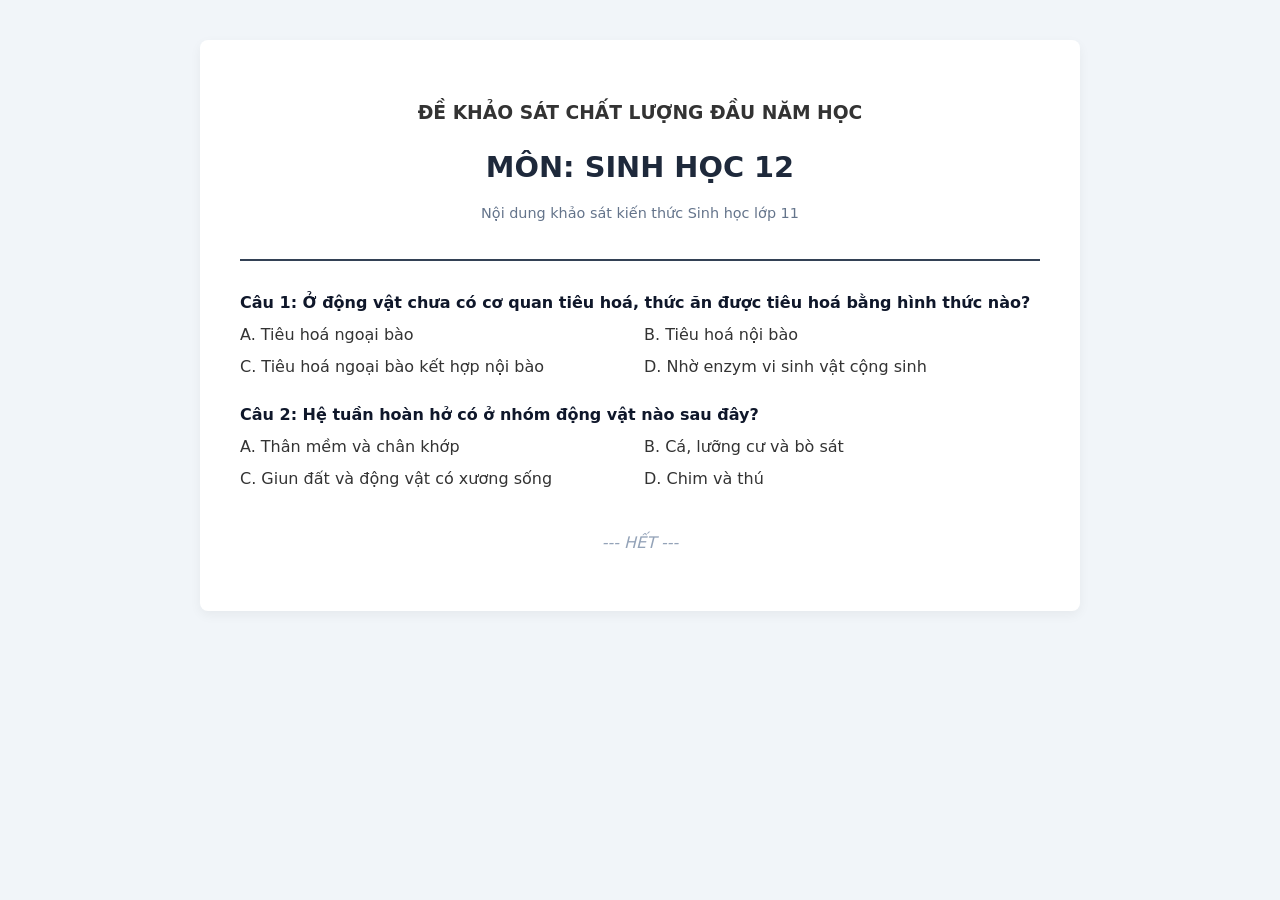
<file: data/de-thi-thu/de-thi-hao-sat-dau-nam-12.html>
<!DOCTYPE html>
<html lang="vi">
<head>
    <meta charset="UTF-8">
    <title>Đề Khảo Sát Chất Lượng Đầu Năm - Sinh Học 12</title>
    <style>
        body {
            font-family: system-ui, -apple-system, sans-serif;
            line-height: 1.5;
            padding: 20px;
            color: #333;
            background: #f1f5f9;
            margin: 0;
        }
        .exam-sheet {
            max-width: 800px;
            margin: 20px auto;
            background: white;
            padding: 40px;
            border-radius: 8px;
            box-shadow: 0 4px 12px rgba(0,0,0,0.05);
        }
        .header {
            text-align: center;
            border-bottom: 2px solid #334155;
            padding-bottom: 20px;
            margin-bottom: 30px;
        }
        h1 { margin: 5px 0; font-size: 1.8rem; color: #1e293b; }
        .sub-header { color: #64748b; font-size: 0.9rem; }
        .question { margin-bottom: 24px; }
        .q-title { font-weight: bold; margin-bottom: 8px; color: #0f172a; }
        .options { display: grid; grid-template-columns: repeat(2, 1fr); gap: 8px; }
    </style>
</head>
<body>
    <div class="exam-sheet">
        <div class="header">
            <h3>ĐỀ KHẢO SÁT CHẤT LƯỢNG ĐẦU NĂM HỌC</h3>
            <h1>MÔN: SINH HỌC 12</h1>
            <p class="sub-header">Nội dung khảo sát kiến thức Sinh học lớp 11</p>
        </div>

        <div class="question">
            <div class="q-title">Câu 1: Ở động vật chưa có cơ quan tiêu hoá, thức ăn được tiêu hoá bằng hình thức nào?</div>
            <div class="options">
                <div class="option-item">A. Tiêu hoá ngoại bào</div>
                <div class="option-item">B. Tiêu hoá nội bào</div>
                <div class="option-item">C. Tiêu hoá ngoại bào kết hợp nội bào</div>
                <div class="option-item">D. Nhờ enzym vi sinh vật cộng sinh</div>
            </div>
        </div>

        <div class="question">
            <div class="q-title">Câu 2: Hệ tuần hoàn hở có ở nhóm động vật nào sau đây?</div>
            <div class="options">
                <div class="option-item">A. Thân mềm và chân khớp</div>
                <div class="option-item">B. Cá, lưỡng cư và bò sát</div>
                <div class="option-item">C. Giun đất và động vật có xương sống</div>
                <div class="option-item">D. Chim và thú</div>
            </div>
        </div>
        
        <p style="text-align: center; color: #94a3b8; font-style: italic; margin-top: 40px;">--- HẾT ---</p>
    </div>
</body>
</html>
</file>
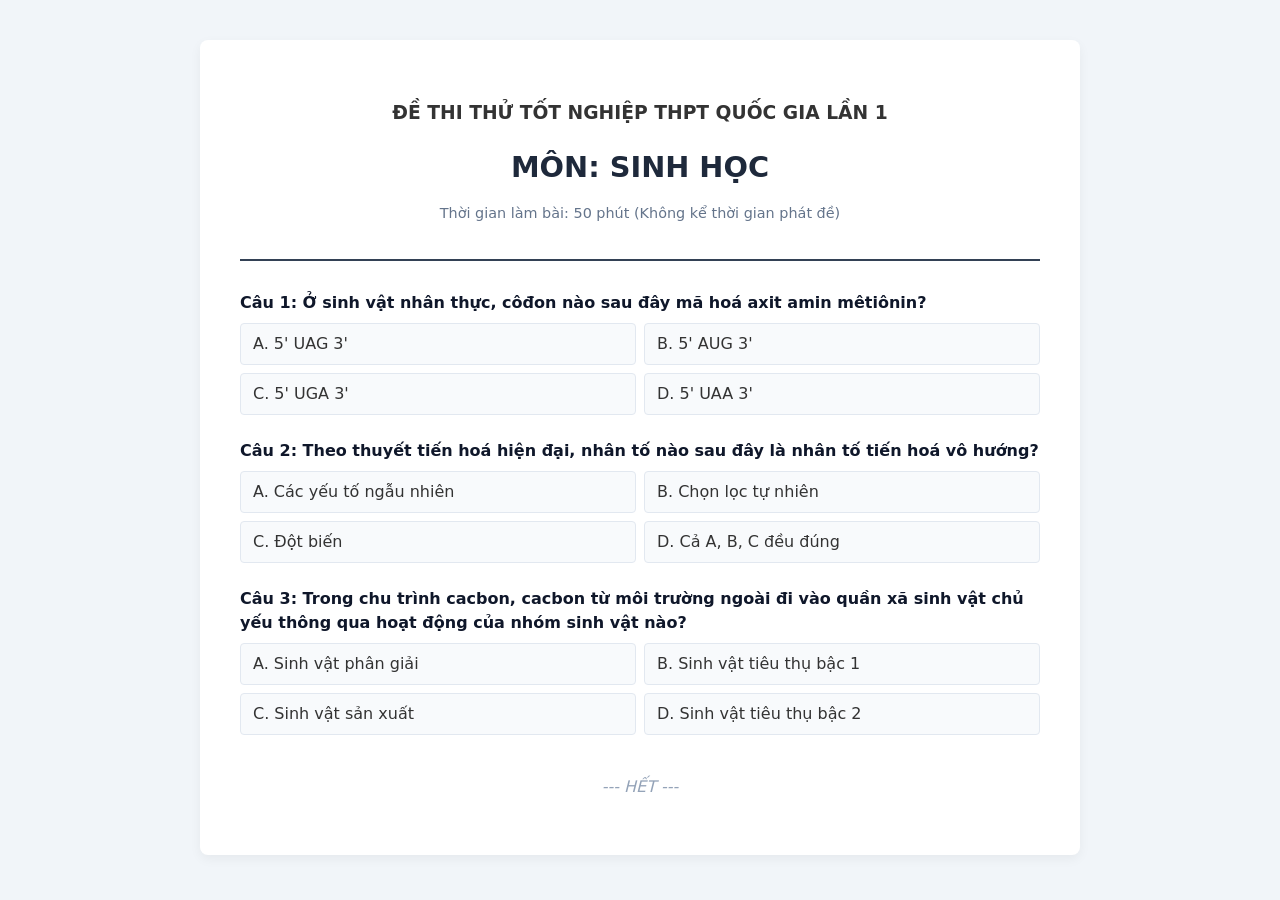
<file: data/de-thi-thu/de-thi-thu-tot-nghiep-thpt-lan-1.html>
<!DOCTYPE html>
<html lang="vi">
<head>
    <meta charset="UTF-8">
    <title>Đề Thi Thử Tốt Nghiệp THPT Môn Sinh Học</title>
    <style>
        body {
            font-family: system-ui, -apple-system, sans-serif;
            line-height: 1.5;
            padding: 20px;
            color: #333;
            background: #f1f5f9;
            margin: 0;
        }
        .exam-sheet {
            max-width: 800px;
            margin: 20px auto;
            background: white;
            padding: 40px;
            border-radius: 8px;
            box-shadow: 0 4px 12px rgba(0,0,0,0.05);
        }
        .header {
            text-align: center;
            border-bottom: 2px solid #334155;
            padding-bottom: 20px;
            margin-bottom: 30px;
        }
        h1 { margin: 5px 0; font-size: 1.8rem; color: #1e293b; }
        .sub-header { color: #64748b; font-size: 0.9rem; }
        .question { margin-bottom: 24px; }
        .q-title { font-weight: bold; margin-bottom: 8px; color: #0f172a; }
        .options { display: grid; grid-template-columns: repeat(2, 1fr); gap: 8px; }
        @media (max-width: 600px) {
            .options { grid-template-columns: 1fr; }
        }
        .option-item {
            padding: 8px 12px;
            background: #f8fafc;
            border: 1px solid #e2e8f0;
            border-radius: 4px;
            cursor: pointer;
        }
        .option-item:hover {
            background: #f1f5f9;
        }
    </style>
</head>
<body>
    <div class="exam-sheet">
        <div class="header">
            <h3>ĐỀ THI THỬ TỐT NGHIỆP THPT QUỐC GIA LẦN 1</h3>
            <h1>MÔN: SINH HỌC</h1>
            <p class="sub-header">Thời gian làm bài: 50 phút (Không kể thời gian phát đề)</p>
        </div>

        <div class="question">
            <div class="q-title">Câu 1: Ở sinh vật nhân thực, côđon nào sau đây mã hoá axit amin mêtiônin?</div>
            <div class="options">
                <div class="option-item">A. 5' UAG 3'</div>
                <div class="option-item">B. 5' AUG 3'</div>
                <div class="option-item">C. 5' UGA 3'</div>
                <div class="option-item">D. 5' UAA 3'</div>
            </div>
        </div>

        <div class="question">
            <div class="q-title">Câu 2: Theo thuyết tiến hoá hiện đại, nhân tố nào sau đây là nhân tố tiến hoá vô hướng?</div>
            <div class="options">
                <div class="option-item">A. Các yếu tố ngẫu nhiên</div>
                <div class="option-item">B. Chọn lọc tự nhiên</div>
                <div class="option-item">C. Đột biến</div>
                <div class="option-item">D. Cả A, B, C đều đúng</div>
            </div>
        </div>

        <div class="question">
            <div class="q-title">Câu 3: Trong chu trình cacbon, cacbon từ môi trường ngoài đi vào quần xã sinh vật chủ yếu thông qua hoạt động của nhóm sinh vật nào?</div>
            <div class="options">
                <div class="option-item">A. Sinh vật phân giải</div>
                <div class="option-item">B. Sinh vật tiêu thụ bậc 1</div>
                <div class="option-item">C. Sinh vật sản xuất</div>
                <div class="option-item">D. Sinh vật tiêu thụ bậc 2</div>
            </div>
        </div>
        
        <p style="text-align: center; color: #94a3b8; font-style: italic; margin-top: 40px;">--- HẾT ---</p>
    </div>
</body>
</html>
</file>
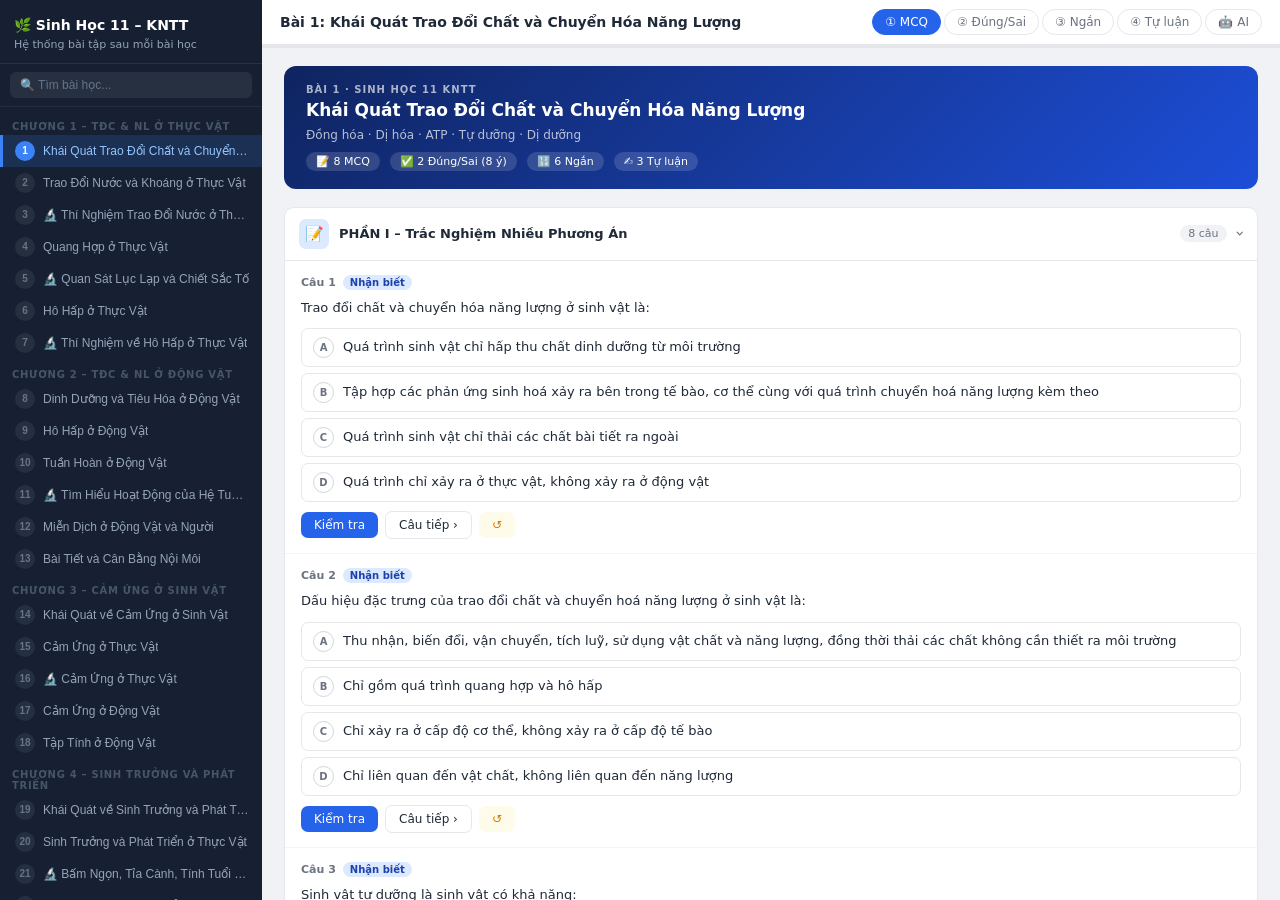
<file: data/sinh-hoc-11/sinhhoc11_ontap FINAL.html>
<!DOCTYPE html>
<html lang="vi">
<head>
<meta charset="UTF-8">
<meta name="viewport" content="width=device-width,initial-scale=1">
<title>Hệ Thống Bài Tập Sinh Học 11 – KNTT</title>
<style>
*{box-sizing:border-box;margin:0;padding:0}
:root{
  --bg:#f0f2f5;--sidebar:#162032;--card:#fff;--border:#e5e7eb;--text:#1f2937;--muted:#6b7280;
  --blue:#2563eb;--green:#059669;--orange:#d97706;--red:#dc2626;--purple:#7c3aed;
  --blue-bg:#eff6ff;--green-bg:#f0fdf4;--orange-bg:#fffbeb;--red-bg:#fef2f2;
}
body{font-family:system-ui,-apple-system,'Segoe UI',sans-serif;background:var(--bg);color:var(--text);display:flex;height:100vh;overflow:hidden;font-size:14px}
#sb{width:262px;min-width:262px;background:var(--sidebar);display:flex;flex-direction:column;overflow:hidden}
#sb-head{padding:16px 14px 12px;border-bottom:1px solid rgba(255,255,255,.08)}
#sb-head h1{color:#fff;font-size:14px;font-weight:700;line-height:1.4}
#sb-head p{color:#94a3b8;font-size:11px;margin-top:2px}
#sb-search{padding:8px 10px;border-bottom:1px solid rgba(255,255,255,.06)}
#sb-search input{width:100%;background:rgba(255,255,255,.07);border:none;border-radius:6px;padding:6px 10px;color:#e2e8f0;font-size:12px;outline:none}
#sb-search input::placeholder{color:#64748b}
#sb-nav{flex:1;overflow-y:auto;padding:4px 0}
#sb-nav::-webkit-scrollbar{width:3px}
#sb-nav::-webkit-scrollbar-thumb{background:rgba(255,255,255,.1);border-radius:2px}
.sb-group{color:#475569;font-size:10px;font-weight:700;letter-spacing:.07em;text-transform:uppercase;padding:10px 12px 3px}
.sb-item{display:flex;align-items:center;gap:8px;width:100%;padding:6px 12px;background:none;border:none;color:#94a3b8;font-size:12px;cursor:pointer;text-align:left;border-left:3px solid transparent;transition:.12s}
.sb-item:hover{background:rgba(255,255,255,.07);color:#e2e8f0}
.sb-item.active{background:rgba(59,130,246,.16);color:#93c5fd;border-left-color:#3b82f6}
.sb-num{width:20px;height:20px;border-radius:50%;background:rgba(255,255,255,.07);font-size:10px;font-weight:700;display:flex;align-items:center;justify-content:center;flex-shrink:0;color:#64748b}
.sb-item.active .sb-num{background:#3b82f6;color:#fff}
#main{flex:1;display:flex;flex-direction:column;overflow:hidden}
#topbar{background:var(--card);border-bottom:1px solid var(--border);padding:9px 18px;display:flex;align-items:center;gap:10px;flex-shrink:0}
#topbar-title{font-size:14px;font-weight:600;flex:1;min-width:0;overflow:hidden;text-overflow:ellipsis;white-space:nowrap}
#tabs{display:flex;gap:3px;flex-shrink:0}
.tab{padding:5px 12px;border-radius:18px;border:1.5px solid var(--border);background:none;cursor:pointer;font-size:12px;color:var(--muted);font-family:inherit;transition:.12s;white-space:nowrap}
.tab:hover{background:var(--bg)}
.tab.on{background:var(--blue);color:#fff;border-color:var(--blue)}
#pb-wrap{height:3px;background:#e5e7eb;flex-shrink:0}
#pb{height:100%;background:var(--blue);transition:.3s;width:0}
#content{flex:1;overflow-y:auto;padding:18px 22px}
#content::-webkit-scrollbar{width:5px}
#content::-webkit-scrollbar-thumb{background:#d1d5db;border-radius:3px}
.hero{background:linear-gradient(135deg,#0f2460,#1d4ed8);color:#fff;border-radius:12px;padding:18px 22px;margin-bottom:18px}
.hero-bai{font-size:10px;font-weight:700;letter-spacing:.1em;text-transform:uppercase;opacity:.65;margin-bottom:4px}
.hero h2{font-size:17px;font-weight:700;line-height:1.35;margin-bottom:6px}
.hero-sub{font-size:12px;opacity:.7}
.hero-stats{display:flex;gap:10px;margin-top:10px;flex-wrap:wrap}
.hero-stat{background:rgba(255,255,255,.14);padding:3px 10px;border-radius:18px;font-size:11px;font-weight:500}
.sec{background:var(--card);border:1px solid var(--border);border-radius:10px;margin-bottom:12px;overflow:hidden}
.sec-head{padding:11px 14px;display:flex;align-items:center;gap:10px;cursor:pointer;user-select:none}
.sec-head:hover{background:#f9fafb}
.sec-icon{width:30px;height:30px;border-radius:7px;display:flex;align-items:center;justify-content:center;font-size:15px;flex-shrink:0}
.sec-title{font-size:13px;font-weight:600;flex:1}
.sec-badge{font-size:11px;color:var(--muted);background:var(--bg);padding:2px 8px;border-radius:9px}
.sec-arrow{color:var(--muted);transition:.2s;font-size:16px}
.sec.open .sec-arrow{transform:rotate(90deg)}
.sec-body{display:none;border-top:1px solid var(--border)}
.sec.open .sec-body{display:block}
.q-block{padding:14px 16px;border-bottom:1px solid #f3f4f6}
.q-block:last-child{border-bottom:none}
.q-meta{display:flex;align-items:center;gap:7px;margin-bottom:7px}
.q-num-badge{font-size:11px;font-weight:700;color:var(--muted)}
.lv{font-size:10px;font-weight:600;padding:2px 7px;border-radius:9px}
.NB{background:#dbeafe;color:#1e40af}.TH{background:#dcfce7;color:#14532d}
.VD{background:#ffedd5;color:#9a3412}.VDC{background:#ede9fe;color:#5b21b6}
.q-text{font-size:13px;font-weight:500;line-height:1.65;margin-bottom:10px;white-space:pre-wrap}
.opts{display:flex;flex-direction:column;gap:6px}
.opt{display:flex;align-items:flex-start;gap:9px;padding:8px 11px;border-radius:7px;border:1.5px solid var(--border);cursor:pointer;transition:.12s;font-size:13px;line-height:1.5}
.opt:hover{border-color:#93c5fd;background:var(--blue-bg)}
.opt.sel{border-color:var(--blue);background:var(--blue-bg)}
.opt.correct{border-color:var(--green);background:var(--green-bg)}
.opt.wrong{border-color:var(--red);background:var(--red-bg)}
.ol{width:21px;height:21px;min-width:21px;border-radius:50%;border:1.5px solid #d1d5db;display:flex;align-items:center;justify-content:center;font-size:10px;font-weight:700;color:var(--muted);flex-shrink:0}
.opt.sel .ol{background:var(--blue);border-color:var(--blue);color:#fff}
.opt.correct .ol{background:var(--green);border-color:var(--green);color:#fff}
.opt.wrong .ol{background:var(--red);border-color:var(--red);color:#fff}
.expl{margin-top:9px;padding:9px 11px;background:var(--green-bg);border-left:3px solid var(--green);border-radius:0 6px 6px 0;font-size:12px;color:#14532d;display:none}
.expl.show{display:block}
.q-acts{display:flex;gap:7px;margin-top:9px;align-items:center;flex-wrap:wrap}
.btn{padding:6px 13px;border-radius:7px;border:none;cursor:pointer;font-family:inherit;font-size:12px;font-weight:500;transition:.12s}
.b-check{background:var(--blue);color:#fff}.b-check:hover{background:#1d4ed8}
.b-next{background:var(--card);border:1.5px solid var(--border)!important;border:none;color:var(--text)}.b-next:hover{background:var(--bg)}
.b-reset{background:var(--orange-bg);color:var(--orange)}
.res{font-size:12px;font-weight:500}.res.ok{color:var(--green)}.res.no{color:var(--red)}
/* Passage box for DS */
.ds-passage{background:#f8faff;border:1px solid #bfdbfe;border-left:4px solid var(--blue);border-radius:0 8px 8px 0;padding:12px 14px;margin-bottom:12px;font-size:13px;color:#1e3a8a;line-height:1.7;font-style:italic}
.ds-passage-label{font-size:10px;font-weight:700;color:var(--blue);text-transform:uppercase;letter-spacing:.08em;margin-bottom:5px;font-style:normal}
.ds-block{padding:14px 16px;border-bottom:1px solid #f3f4f6}
.ds-block:last-child{border-bottom:none}
.ds-q{font-size:13px;font-weight:600;margin-bottom:10px;line-height:1.6;color:var(--text)}
.ds-items{display:flex;flex-direction:column;gap:7px}
.ds-item{border:1.5px solid var(--border);border-radius:7px;overflow:hidden}
.ds-item-h{display:flex;align-items:flex-start;gap:9px;padding:9px 11px}
.ds-lt{font-size:11px;font-weight:700;color:var(--blue);width:16px;flex-shrink:0;padding-top:1px}
.ds-stmt{font-size:12px;line-height:1.6;flex:1}
.ds-btns{display:flex;gap:6px;padding:0 11px 9px 36px}
.ds-btn{padding:4px 13px;border-radius:18px;border:1.5px solid var(--border);background:none;cursor:pointer;font-size:11px;font-weight:600;font-family:inherit;transition:.12s}
.ds-btn:hover{border-color:#93c5fd}
.ds-btn.sd{background:var(--green-bg);border-color:var(--green);color:var(--green)}
.ds-btn.ss{background:var(--red-bg);border-color:var(--red);color:var(--red)}
.ds-item.correct{border-color:var(--green)}.ds-item.wrong{border-color:var(--red)}
.ds-ex{padding:0 11px 9px 36px;font-size:11px;color:var(--muted);display:none;line-height:1.55}
.ds-ex.show{display:block}
.ds-acts{padding:9px 14px;display:flex;gap:7px;align-items:center;border-top:1px solid #f3f4f6}
.ds-sc{font-size:12px;color:var(--muted)}
.sh-block{padding:14px 16px;border-bottom:1px solid #f3f4f6}
.sh-block:last-child{border-bottom:none}
.sh-q{font-size:13px;font-weight:500;margin-bottom:9px;line-height:1.65;white-space:pre-wrap}
.sh-row{display:flex;gap:7px;align-items:center;flex-wrap:wrap}
.sh-inp{flex:1;max-width:160px;padding:7px 11px;border:1.5px solid var(--border);border-radius:7px;font-size:14px;font-weight:700;text-align:center;font-family:inherit;outline:none;transition:.12s}
.sh-inp:focus{border-color:var(--blue)}
.sh-inp.correct{border-color:var(--green);background:var(--green-bg);color:var(--green)}
.sh-inp.wrong{border-color:var(--red);background:var(--red-bg);color:var(--red)}
.sh-expl{margin-top:9px;padding:8px 11px;background:var(--green-bg);border-left:3px solid var(--green);border-radius:0 6px 6px 0;font-size:12px;color:#14532d;display:none}
.sh-expl.show{display:block}
.sh-rev{padding:8px 11px;background:var(--orange-bg);border-left:3px solid var(--orange);border-radius:0 6px 6px 0;font-size:12px;color:#92400e;display:none;margin-top:5px}
.sh-rev.show{display:block}
.es-block{padding:14px 16px;border-bottom:1px solid #f3f4f6}
.es-block:last-child{border-bottom:none}
.es-q{font-size:13px;font-weight:500;margin-bottom:10px;line-height:1.65}
.es-area{width:100%;min-height:90px;padding:9px 11px;border:1.5px solid var(--border);border-radius:7px;font-family:inherit;font-size:13px;resize:vertical;outline:none;transition:.12s;line-height:1.6}
.es-area:focus{border-color:var(--blue)}
.guide{margin-top:9px;background:var(--blue-bg);border:1px solid #bfdbfe;border-radius:8px;padding:11px 13px;display:none}
.guide.show{display:block}
.guide h4{font-size:11px;font-weight:700;color:var(--blue);text-transform:uppercase;letter-spacing:.06em;margin-bottom:7px}
.gi{display:flex;gap:7px;font-size:12px;color:#1e3a8a;margin-bottom:5px;line-height:1.6}
.gi:last-child{margin-bottom:0}
.gi::before{content:"✓";color:var(--green);font-weight:700;flex-shrink:0;margin-top:1px}
#chat-wrap{display:flex;flex-direction:column;height:100%;padding:0}
#chat-msgs{flex:1;overflow-y:auto;padding:14px 22px;display:flex;flex-direction:column;gap:11px}
#chat-msgs::-webkit-scrollbar{width:3px}
#chat-msgs::-webkit-scrollbar-thumb{background:#d1d5db;border-radius:2px}
.msg{max-width:80%;line-height:1.65;font-size:13px}
.msg-u{align-self:flex-end;background:var(--blue);color:#fff;padding:8px 12px;border-radius:15px 15px 4px 15px}
.msg-a{align-self:flex-start;background:#f1f5f9;color:#1e293b;padding:8px 12px;border-radius:4px 15px 15px 15px;border:1px solid #e2e8f0}
.msg-a.loading{color:var(--muted);font-style:italic}
.msg-a strong{color:#1e3a8a}
.msg-a ul,.msg-a ol{padding-left:15px;margin:3px 0}
.msg-a li{margin:2px 0}
#chip-row{padding:0 22px 9px;display:flex;flex-wrap:wrap;gap:6px}
.chip{padding:5px 10px;border-radius:18px;border:1.5px solid var(--border);background:var(--card);color:var(--text);font-size:11px;cursor:pointer;transition:.12s;font-family:inherit}
.chip:hover{border-color:var(--blue);color:var(--blue);background:var(--blue-bg)}
#ci-row{padding:9px 22px 14px;display:flex;gap:7px;border-top:1px solid var(--border);background:var(--card)}
#ci{flex:1;padding:8px 13px;border:1.5px solid var(--border);border-radius:20px;font-family:inherit;font-size:13px;outline:none;resize:none;height:40px;transition:.12s}
#ci:focus{border-color:var(--blue)}
#cs{padding:8px 15px;background:var(--blue);color:#fff;border:none;border-radius:20px;font-family:inherit;font-size:12px;font-weight:600;cursor:pointer;white-space:nowrap}
#cs:disabled{background:#9ca3af;cursor:not-allowed}
@media(max-width:600px){#sb{display:none}#content{padding:12px 14px}}
</style>
</head>
<body>
<nav id="sb">
  <div id="sb-head">
    <h1>🌿 Sinh Học 11 – KNTT</h1>
    <p>Hệ thống bài tập sau mỗi bài học</p>
  </div>
  <div id="sb-search"><input id="si" placeholder="🔍 Tìm bài học..." oninput="filterSb(this.value)"></div>
  <div id="sb-nav"></div>
</nav>
<div id="main">
  <div id="topbar">
    <div id="topbar-title">Chọn bài học từ danh sách</div>
    <div id="tabs">
      <button class="tab on" onclick="switchTab('mcq',this)">① MCQ</button>
      <button class="tab" onclick="switchTab('ds',this)">② Đúng/Sai</button>
      <button class="tab" onclick="switchTab('short',this)">③ Ngắn</button>
      <button class="tab" onclick="switchTab('essay',this)">④ Tự luận</button>
      <button class="tab" onclick="switchTab('chat',this)">🤖 AI</button>
    </div>
  </div>
  <div id="pb-wrap"><div id="pb"></div></div>
  <div id="content">
    <div id="tab-mcq"></div>
    <div id="tab-ds" style="display:none"></div>
    <div id="tab-short" style="display:none"></div>
    <div id="tab-essay" style="display:none"></div>
    <div id="tab-chat" style="display:none">
      <div id="chat-wrap">
        <div id="chat-msgs">
          <div class="msg msg-a">Xin chào! Tôi là trợ lý <strong>Sinh học 11 KNTT</strong>. Bạn hãy hỏi tôi về <strong>trao đổi chất, quang hợp, hô hấp, tuần hoàn, miễn dịch, cảm ứng, sinh trưởng, sinh sản</strong> và tất cả nội dung trong chương trình. Tôi sẽ giải thích rõ ràng và có ví dụ thực tế! 🌱</div>
        </div>
        <div id="chip-row"></div>
        <div id="ci-row">
          <textarea id="ci" placeholder="Nhập câu hỏi Sinh học 11..." onkeydown="chatKey(event)"></textarea>
          <button id="cs" onclick="sendChat()">Gửi ↗</button>
        </div>
      </div>
    </div>
  </div>
</div>
<script>
const LESSONS=[{"id":1,"title":"Khái Quát Trao Đổi Chất và Chuyển Hóa Năng Lượng","subtitle":"Đồng hóa · Dị hóa · ATP · Tự dưỡng · Dị dưỡng","mcq":[{"num":1,"level":"NHẬN BIẾT","q":"Trao đổi chất và chuyển hóa năng lượng ở sinh vật là:","opts":["Quá trình sinh vật chỉ hấp thu chất dinh dưỡng từ môi trường","Tập hợp các phản ứng sinh hoá xảy ra bên trong tế bào, cơ thể cùng với quá trình chuyển hoá năng lượng kèm theo","Quá trình sinh vật chỉ thải các chất bài tiết ra ngoài","Quá trình chỉ xảy ra ở thực vật, không xảy ra ở động vật"],"ans":1,"explain":""},{"num":2,"level":"NHẬN BIẾT","q":"Dấu hiệu đặc trưng của trao đổi chất và chuyển hoá năng lượng ở sinh vật là:","opts":["Thu nhận, biến đổi, vận chuyển, tích luỹ, sử dụng vật chất và năng lượng, đồng thời thải các chất không cần thiết ra môi trường","Chỉ gồm quá trình quang hợp và hô hấp","Chỉ xảy ra ở cấp độ cơ thể, không xảy ra ở cấp độ tế bào","Chỉ liên quan đến vật chất, không liên quan đến năng lượng"],"ans":0,"explain":""},{"num":3,"level":"NHẬN BIẾT","q":"Sinh vật tự dưỡng là sinh vật có khả năng:","opts":["Tổng hợp chất hữu cơ từ chất vô cơ nhờ năng lượng ánh sáng hoặc năng lượng hoá học","Chỉ sử dụng chất hữu cơ có sẵn từ sinh vật khác","Không cần trao đổi chất với môi trường","Chỉ tồn tại ở môi trường không có ánh sáng"],"ans":0,"explain":""},{"num":4,"level":"THÔNG HIỂU","q":"Vì sao ATP được gọi là \"đồng tiền năng lượng\" của tế bào?","opts":["Vì ATP là chất duy nhất tế bào có thể tổng hợp được","Vì ATP được tổng hợp và sử dụng liên tục, cung cấp năng lượng trực tiếp cho hầu hết các hoạt động sống của tế bào","Vì ATP chỉ được tạo ra trong quá trình quang hợp","Vì ATP có cấu trúc hoá học giống tiền tệ"],"ans":1,"explain":""},{"num":5,"level":"THÔNG HIỂU","q":"Mối quan hệ giữa trao đổi chất và chuyển hoá năng lượng được thể hiện như thế nào?","opts":["Hai quá trình hoàn toàn độc lập, không liên quan đến nhau","Trao đổi chất chỉ là sự vận chuyển, chuyển hoá năng lượng chỉ là sự tổng hợp","Trao đổi chất là cơ sở để chuyển hoá năng lượng xảy ra; mọi phản ứng trao đổi chất đều kèm theo sự biến đổi năng lượng","Chuyển hoá năng lượng xảy ra trước, hoàn toàn không liên quan đến trao đổi chất"],"ans":2,"explain":""},{"num":6,"level":"THÔNG HIỂU","q":"Quang hợp ở thực vật là một ví dụ của phương thức chuyển hoá năng lượng nào?","opts":["Hoá dị dưỡng","Quang tự dưỡng","Hoá tự dưỡng","Quang dị dưỡng"],"ans":1,"explain":""},{"num":7,"level":"VẬN DỤNG","q":"Một học sinh đo lượng khí CO₂ thải ra của một con chuột thí nghiệm trong 1 giờ để gián tiếp xác định cường độ trao đổi chất của nó. Đây là phương pháp nghiên cứu trao đổi chất dựa trên:","opts":["Đo nhiệt lượng toả ra","Đo khí trao đổi qua hô hấp","Đo khối lượng cơ thể","Đo lượng thức ăn tiêu thụ"],"ans":1,"explain":""},{"num":8,"level":"VẬN DỤNG CAO","q":"Cây trồng trong nhà kính được cung cấp ánh sáng, CO₂ và nước đầy đủ nhưng năng suất vẫn thấp hơn dự kiến. Điều này có thể được giải thích là do trao đổi chất và chuyển hoá năng lượng của cây còn phụ thuộc vào yếu tố nào khác?","opts":["Chỉ phụ thuộc vào ánh sáng","Nhiệt độ, các nguyên tố khoáng và hoạt động của enzyme — các yếu tố này cũng ảnh hưởng đến tốc độ các phản ứng chuyển hoá trong cây","Không phụ thuộc vào yếu tố nào khác ngoài ánh sáng, CO₂, nước","Chỉ phụ thuộc vào lượng nước được cung cấp"],"ans":1,"explain":""}],"dungsai":[{"q":"Đọc đoạn thông tin sau và xét các phát biểu:","passage":"Cường độ trao đổi chất (lượng O₂ tiêu thụ/giờ tính trên một đơn vị khối lượng cơ thể) ở động vật có liên quan đến khối lượng cơ thể: động vật có khối lượng cơ thể nhỏ (như chuột) thường có cường độ trao đổi chất tính trên một đơn vị khối lượng cao hơn động vật có khối lượng cơ thể lớn (như voi), mặc dù tổng lượng O₂ tiêu thụ của voi (tính cho toàn bộ cơ thể) lớn hơn nhiều so với chuột.","items":[{"letter":"a","stmt":"Cường độ trao đổi chất được đề cập trong đoạn thông tin trên là một chỉ số phản ánh chuyển hoá năng lượng ở sinh vật.","verdict":"ĐÚNG","expl":"Lượng O₂ tiêu thụ qua hô hấp tế bào phản ánh tốc độ giải phóng năng lượng từ chất hữu cơ."},{"letter":"b","stmt":"Theo đoạn thông tin, động vật có khối lượng cơ thể nhỏ có cường độ trao đổi chất tính trên một đơn vị khối lượng thấp hơn động vật có khối lượng cơ thể lớn.","verdict":"SAI","expl":"Ngược lại: động vật nhỏ có cường độ trao đổi chất trên một đơn vị khối lượng CAO hơn động vật lớn."},{"letter":"c","stmt":"Việc tổng lượng O₂ voi tiêu thụ lớn hơn chuột cho thấy chuyển hoá năng lượng ở mỗi cá thể còn phụ thuộc vào tổng khối lượng cơ thể, không chỉ vào cường độ trao đổi chất tính trên một đơn vị khối lượng.","verdict":"ĐÚNG","expl":"Tổng năng lượng tiêu thụ = cường độ trên một đơn vị khối lượng × tổng khối lượng cơ thể."},{"letter":"d","stmt":"Vì động vật nhỏ có cường độ trao đổi chất trên một đơn vị khối lượng cao hơn, nên động vật nhỏ thường cần ăn một lượng thức ăn tương đối lớn hơn so với khối lượng cơ thể (so với động vật lớn) để duy trì năng lượng.","verdict":"ĐÚNG","expl":"Ví dụ chuột phải ăn một lượng thức ăn tương đối lớn so với khối lượng cơ thể để bù đắp tốc độ trao đổi chất cao."}]},{"q":"Đọc đoạn thông tin sau và xét các phát biểu:","passage":"Dựa vào nguồn carbon và nguồn năng lượng sử dụng để tổng hợp chất hữu cơ, sinh vật được chia thành các nhóm: sinh vật quang tự dưỡng (sử dụng CO₂ và năng lượng ánh sáng, ví dụ: thực vật, vi khuẩn lam); sinh vật hoá tự dưỡng (sử dụng CO₂ và năng lượng từ phản ứng oxi hoá các chất vô cơ, ví dụ: một số vi khuẩn ở suối nước nóng, đáy biển sâu); và sinh vật dị dưỡng (sử dụng chất hữu cơ có sẵn làm nguồn carbon và năng lượng, ví dụ: động vật, nấm, hầu hết vi khuẩn).","items":[{"letter":"a","stmt":"Thực vật là sinh vật quang tự dưỡng.","verdict":"ĐÚNG","expl":"Thực vật dùng năng lượng ánh sáng và CO₂ để tổng hợp chất hữu cơ."},{"letter":"b","stmt":"Vi khuẩn hoá tự dưỡng sống ở đáy biển sâu sử dụng năng lượng ánh sáng mặt trời để tổng hợp chất hữu cơ.","verdict":"SAI","expl":"Chúng sử dụng năng lượng từ phản ứng oxi hoá các chất vô cơ, không phải năng lượng ánh sáng — vì đáy biển sâu không có ánh sáng."},{"letter":"c","stmt":"Nấm là sinh vật dị dưỡng vì chúng phân giải chất hữu cơ có sẵn trong môi trường để lấy carbon và năng lượng.","verdict":"ĐÚNG","expl":"Nấm không tự tổng hợp chất hữu cơ từ chất vô cơ, phải hấp thu chất hữu cơ từ môi trường."},{"letter":"d","stmt":"Một hệ sinh thái dưới đáy biển sâu, không có ánh sáng, vẫn có thể duy trì các sinh vật sản xuất nhờ vi khuẩn hoá tự dưỡng, làm nguồn thức ăn ban đầu cho các sinh vật dị dưỡng khác trong hệ sinh thái đó.","verdict":"ĐÚNG","expl":"Vi khuẩn hoá tự dưỡng đóng vai trò sinh vật sản xuất, thay cho vai trò của thực vật/quang tự dưỡng ở những nơi không có ánh sáng."}]}],"short":[{"q":"Cho các phát biểu sau:\n(1) Trao đổi chất và chuyển hoá năng lượng là hai quá trình luôn đi kèm với nhau ở sinh vật.\n(2) Tổng hợp chất (đồng hoá) là quá trình giải phóng năng lượng.\n(3) Phân giải chất hữu cơ phức tạp thành chất đơn giản (dị hoá) thường giải phóng năng lượng.\n(4) Sinh vật tự dưỡng có thể tổng hợp chất hữu cơ từ chất vô cơ.\n(5) ATP chỉ được sử dụng trong quá trình quang hợp.\nCó bao nhiêu phát biểu đúng?","ans":"3","expl":"(1), (3), (4) đúng; (2) sai vì đồng hoá là quá trình TIÊU TỐN năng lượng để tổng hợp chất; (5) sai vì ATP được sử dụng cho hầu hết các hoạt động sống, không riêng quang hợp."},{"q":"Một phân tử glucose qua hô hấp tế bào tạo ra khoảng 30 ATP. Một tế bào cơ cần 150 ATP để thực hiện một lần co cơ. Cần phân giải hoàn toàn bao nhiêu phân tử glucose để cung cấp đủ năng lượng cho lần co cơ này?","ans":"5","expl":"150 ÷ 30 = 5 (phân tử glucose)."},{"q":"Khi ATP thuỷ phân thành ADP và gốc phosphate (Pi), năng lượng giải phóng khoảng 30,6 kJ/mol. Một phản ứng trong tế bào cần 91,8 kJ năng lượng để xảy ra. Cần thuỷ phân bao nhiêu phân tử ATP (theo đơn vị mol) để cung cấp đủ năng lượng cho phản ứng này?","ans":"3","expl":"91,8 ÷ 30,6 = 3 (mol ATP)."},{"q":"Cho các phát biểu sau:\n(1) Quang tự dưỡng sử dụng năng lượng ánh sáng để tổng hợp chất hữu cơ từ CO₂ và nước.\n(2) Hoá tự dưỡng sử dụng năng lượng ánh sáng mặt trời để tổng hợp chất hữu cơ.\n(3) Sinh vật dị dưỡng lấy carbon và năng lượng từ chất hữu cơ có sẵn trong môi trường.\n(4) Nấm và động vật đều là sinh vật dị dưỡng.\n(5) Mọi sinh vật tự dưỡng đều là thực vật.\nCó bao nhiêu phát biểu đúng?","ans":"3","expl":"(1), (3), (4) đúng; (2) sai vì hoá tự dưỡng dùng năng lượng từ phản ứng oxi hoá chất vô cơ, không phải ánh sáng; (5) sai vì vi khuẩn lam và một số vi khuẩn khác cũng là sinh vật tự dưỡng."},{"q":"Một con chuột có khối lượng cơ thể 30 g, tiêu thụ 6 mL O₂ trong 1 giờ. Cường độ trao đổi chất tính trên một đơn vị khối lượng của chuột là bao nhiêu mL O₂/g/giờ (tính theo ×10, ghi giá trị)?","ans":"2","expl":"6 ÷ 30 = 0,2 (mL O₂/g/giờ) = 2 × 10⁻¹, ghi theo ×10 là 2."},{"q":"Một loài động vật có cường độ trao đổi chất là 2 mL O₂/g/giờ. Một cá thể của loài này có khối lượng 50 g. Trong 4 giờ, tổng lượng O₂ mà cá thể này tiêu thụ là bao nhiêu mL?","ans":"40","expl":"2 × 50 × 4 = 400 (mL O₂)."}],"essay":[{"q":"Trình bày các dấu hiệu đặc trưng của trao đổi chất và chuyển hoá năng lượng ở sinh vật. Cho ví dụ minh hoạ ở cấp độ tế bào và cấp độ cơ thể.","guide":["Thu nhận các chất từ môi trường: ví dụ tế bào hấp thu glucose, O₂ qua màng; cơ thể hấp thu thức ăn, nước, O₂ qua hệ tiêu hoá, hô hấp.","Vận chuyển các chất trong tế bào/cơ thể: ví dụ vận chuyển các chất qua màng tế bào; vận chuyển các chất qua hệ tuần hoàn ở cơ thể đa bào.","Biến đổi các chất: đồng hoá (tổng hợp chất phức tạp từ chất đơn giản, tiêu tốn năng lượng) và dị hoá (phân giải chất phức tạp, giải phóng năng lượng).","Thải các chất không cần thiết ra môi trường: ví dụ CO₂, chất thải qua hệ bài tiết.","Chuyển hoá năng lượng luôn đi kèm trao đổi chất, với ATP là dạng năng lượng trung gian phổ biến nhất trong tế bào."]},{"q":"Giải thích vì sao trao đổi chất và chuyển hoá năng lượng được xem là đặc trưng cơ bản của sự sống, là cơ sở cho các hoạt động sống khác như sinh trưởng, sinh sản, cảm ứng. Nếu một cơ thể ngừng trao đổi chất thì điều gì sẽ xảy ra?","guide":["Trao đổi chất và chuyển hoá năng lượng cung cấp vật chất (nguyên liệu xây dựng cơ thể) và năng lượng (ATP) cho mọi hoạt động sống.","Sinh trưởng, sinh sản cần nguyên liệu và năng lượng từ trao đổi chất để tổng hợp các đại phân tử (DNA, protein, lipid...).","Cảm ứng (đáp ứng với kích thích) cũng cần năng lượng ATP để vận chuyển ion qua màng, co cơ, dẫn truyền xung thần kinh.","Nếu ngừng trao đổi chất: tế bào không còn được cung cấp vật chất và năng lượng → các hoạt động sống ngừng lại → cơ thể chết.","Liên hệ: trao đổi chất và chuyển hoá năng lượng là dấu hiệu cơ bản để phân biệt vật sống với vật không sống."]},{"q":"Một nhà nông áp dụng kĩ thuật tưới nhỏ giọt kết hợp bón phân qua hệ thống tưới (tưới nhỏ giọt + dinh dưỡng) cho vườn cây ăn quả. Hãy giải thích cơ sở khoa học của kĩ thuật này dựa trên khái niệm trao đổi chất ở thực vật, và phân tích lợi ích so với tưới tràn truyền thống.","guide":["Trao đổi chất ở thực vật cần nước và các nguyên tố khoáng được hấp thu liên tục qua hệ rễ để tham gia các phản ứng chuyển hoá.","Tưới nhỏ giọt cung cấp nước và dinh dưỡng từ từ, đều đặn, đúng vùng rễ hoạt động → duy trì điều kiện ổn định cho quá trình hấp thu và trao đổi chất của cây.","Tránh tình trạng dư thừa hoặc thiếu hụt nước/khoáng đột ngột — vốn có thể làm thay đổi áp suất thẩm thấu và gây mất cân bằng trao đổi chất ở tế bào rễ.","Lợi ích so với tưới tràn: tiết kiệm nước, giảm thất thoát phân bón do rửa trôi/thấm sâu, hạn chế cỏ dại và một số bệnh do úng nước ở vùng rễ.","Liên hệ với nông nghiệp công nghệ cao và phát triển bền vững: tối ưu hiệu quả sử dụng tài nguyên dựa trên hiểu biết về trao đổi chất của cây trồng."]}]},{"id":2,"title":"Trao Đổi Nước và Khoáng ở Thực Vật","subtitle":"Hấp thu nước · Vận chuyển · Thoát hơi nước · Khoáng đa lượng vi lượng","mcq":[{"num":1,"level":"NHẬN BIẾT","q":"Nước được hấp thụ vào rễ chủ yếu qua bộ phận nào?","opts":["Miền sinh trưởng của rễ","Tế bào lông hút ở miền hút của rễ","Miền chóp rễ","Vỏ của rễ già"],"ans":1,"explain":""},{"num":2,"level":"NHẬN BIẾT","q":"Nước và ion khoáng đi từ đất vào mạch gỗ của rễ theo những con đường nào?","opts":["Con đường gian bào và con đường tế bào chất (qua sợi liên bào)","Chỉ có con đường gian bào","Chỉ có con đường qua mạch rây","Con đường qua khí khổng"],"ans":0,"explain":""},{"num":3,"level":"NHẬN BIẾT","q":"Động lực nào sau đây KHÔNG phải là động lực của dòng mạch gỗ?","opts":["Áp suất rễ","Lực hút do thoát hơi nước ở lá","Lực liên kết giữa các phân tử nước với nhau và với thành mạch gỗ","Sự co bóp của tim"],"ans":3,"explain":""},{"num":4,"level":"THÔNG HIỂU","q":"Thoát hơi nước qua khí khổng có vai trò gì đối với cây?","opts":["Chỉ gây lãng phí nước cho cây, không có lợi ích nào","Tạo lực hút nước từ rễ lên lá (động lực chính của dòng mạch gỗ), giúp hạ nhiệt độ lá và là \"cửa ngõ\" để CO₂ đi vào lá cho quang hợp","Không liên quan gì đến quá trình quang hợp","Chỉ xảy ra vào ban đêm khi khí khổng đóng"],"ans":1,"explain":""},{"num":5,"level":"THÔNG HIỂU","q":"Khi cây bị thiếu nguyên tố nitrogen (N), lá thường có biểu hiện như thế nào?","opts":["Lá có màu xanh đậm hơn bình thường","Lá (đặc biệt là lá già) chuyển vàng do N là thành phần cấu tạo của protein, diệp lục, acid nucleic — thiếu N làm giảm tổng hợp diệp lục","Cây phát triển nhanh và mạnh hơn bình thường","Rễ phát triển mạnh hơn nhiều so với lá và thân"],"ans":1,"explain":""},{"num":6,"level":"THÔNG HIỂU","q":"Nguyên tố khoáng đại lượng khác với nguyên tố khoáng vi lượng ở điểm nào?","opts":["Nguyên tố đại lượng được cây cần với hàm lượng lớn (ví dụ N, P, K, Ca, Mg, S); nguyên tố vi lượng cần với hàm lượng rất nhỏ (ví dụ Fe, Mn, Zn, Cu, Mo, B)","Nguyên tố vi lượng không có vai trò sinh lí nào","Nguyên tố đại lượng chỉ được hấp thụ ở rễ, vi lượng chỉ được hấp thụ ở lá","Không có sự khác biệt giữa hai nhóm này"],"ans":0,"explain":""},{"num":7,"level":"VẬN DỤNG","q":"Vào những ngày nắng nóng, độ ẩm không khí thấp, một số cây có hiện tượng lá héo tạm thời vào buổi trưa nhưng phục hồi vào chiều tối dù đất vẫn đủ ẩm. Hiện tượng này được giải thích là do:","opts":["Tốc độ thoát hơi nước qua lá lớn hơn tốc độ hấp thụ và vận chuyển nước từ rễ lên lá, gây thiếu nước tạm thời ở lá","Cây bị ngộ độc do nhiệt độ cao","Rễ cây ngừng hấp thụ nước hoàn toàn vào buổi trưa","Khí khổng đóng hoàn toàn suốt cả ngày nắng nóng"],"ans":0,"explain":""},{"num":8,"level":"VẬN DỤNG CAO","q":"Để tăng năng suất cây trồng trong điều kiện khô hạn, biện pháp nào sau đây phù hợp với hiểu biết về trao đổi nước và khoáng ở thực vật?","opts":["Tăng cường bón phân đạm đậm đặc vào giữa trưa nắng nóng","Sử dụng kĩ thuật tưới nhỏ giọt, che phủ giữ ẩm đất, chọn giống có khả năng điều chỉnh đóng/mở khí khổng hiệu quả để giảm thoát hơi nước không cần thiết","Loại bỏ hoàn toàn lá cây để giảm thoát hơi nước","Tưới một lượng nước rất lớn duy nhất vào buổi trưa nắng gắt nhất"],"ans":1,"explain":""}],"dungsai":[{"q":"Đọc đoạn thông tin sau và xét các phát biểu:","passage":"Khi cắt ngang thân một cây thân thảo gần mặt đất vào sáng sớm (độ ẩm không khí cao), người ta quan sát thấy dịch nhựa rỉ ra từ phần gốc còn lại (hiện tượng rỉ nhựa). Ở một số cây bụi thấp, vào sáng sớm có thể quan sát thấy các giọt nước nhỏ ứ ra ở mép lá (hiện tượng ứ giọt). Hai hiện tượng này được giải thích là do áp suất rễ đẩy nước từ rễ lên thân, lá.","items":[{"letter":"a","stmt":"Hiện tượng rỉ nhựa và ứ giọt là minh chứng cho sự tồn tại của áp suất rễ.","verdict":"ĐÚNG","expl":"Áp suất rễ tạo lực đẩy nước từ rễ lên, biểu hiện rõ qua hai hiện tượng này."},{"letter":"b","stmt":"Hai hiện tượng trên thường được quan sát rõ vào buổi trưa nắng gắt, khi thoát hơi nước diễn ra mạnh nhất.","verdict":"SAI","expl":"Ngược lại, hai hiện tượng được quan sát rõ vào sáng sớm khi thoát hơi nước yếu, áp suất rễ chiếm ưu thế và nước không bị \"kéo\" hết lên lá."},{"letter":"c","stmt":"Vào buổi trưa nắng nóng, lực hút do thoát hơi nước ở lá chiếm ưu thế hơn áp suất rễ trong việc tạo dòng nước đi lên, nên hiện tượng rỉ nhựa thường không quan sát rõ vào thời điểm này.","verdict":"ĐÚNG","expl":"Ban ngày, thoát hơi nước mạnh khiến nước được kéo lên nhanh qua dòng mạch gỗ, ít tích tụ áp lực đẩy ra ngoài vết cắt."},{"letter":"d","stmt":"Áp suất rễ là động lực duy nhất giúp nước được vận chuyển lên đến đỉnh của những cây gỗ cao hàng chục mét.","verdict":"SAI","expl":"Áp suất rễ chỉ tạo lực đẩy hạn chế ở phần gốc; ở cây cao, động lực chủ yếu là lực hút do thoát hơi nước kết hợp lực liên kết giữa các phân tử nước trong mạch gỗ."}]},{"q":"Đọc đoạn thông tin sau và xét các phát biểu:","passage":"Trong thí nghiệm trồng cây trong dung dịch dinh dưỡng, một nhóm học sinh chia làm 2 lô: lô đối chứng (dung dịch dinh dưỡng đầy đủ các nguyên tố khoáng) và lô thí nghiệm (dung dịch thiếu nguyên tố Magnesium - Mg). Sau 2 tuần, lô thí nghiệm có hiện tượng các lá già chuyển vàng ở phần giữa các gân lá (trong khi gân lá vẫn còn xanh), trong khi lô đối chứng phát triển bình thường.","items":[{"letter":"a","stmt":"Mg là một nguyên tố khoáng đại lượng, có vai trò là thành phần cấu tạo của phân tử diệp lục (chlorophyll).","verdict":"ĐÚNG","expl":"Mg nằm ở trung tâm vòng porphyrin của phân tử diệp lục."},{"letter":"b","stmt":"Hiện tượng vàng lá xảy ra ở lá già trước vì Mg là nguyên tố linh động (di động), có thể được vận chuyển từ lá già sang các bộ phận non hơn khi cây bị thiếu Mg.","verdict":"ĐÚNG","expl":"Cây \"ưu tiên\" chuyển Mg đến các mô non đang sinh trưởng, làm lá già bị thiếu Mg trước và biểu hiện triệu chứng sớm hơn."},{"letter":"c","stmt":"Lô đối chứng trong thí nghiệm này không cần thiết, vì chỉ cần quan sát lô thiếu Mg là đủ để kết luận về vai trò của Mg.","verdict":"SAI","expl":"Cần lô đối chứng để loại trừ các nguyên nhân khác và làm cơ sở so sánh, đảm bảo kết luận đáng tin cậy."},{"letter":"d","stmt":"Nếu bổ sung Mg trở lại vào dung dịch cho lô thí nghiệm, các lá già đã bị vàng có thể xanh trở lại hoàn toàn ngay sau đó.","verdict":"SAI","expl":"Các lá già đã tổn thương do thiếu diệp lục thường không phục hồi hoàn toàn; sự cải thiện rõ rệt hơn thể hiện ở các lá non hình thành sau khi bổ sung Mg."}]}],"short":[{"q":"Cho các phát biểu sau:\n(1) Nước được hấp thụ vào rễ chủ yếu qua tế bào lông hút.\n(2) Con đường gian bào cho phép nước di chuyển nhanh qua các khoảng gian bào và thành tế bào.\n(3) Con đường tế bào chất (qua sợi liên bào - plasmodesmata) giúp kiểm soát chọn lọc các chất đi vào.\n(4) Nước luôn được hấp thụ vào rễ ngược chiều gradient thế nước và cần tiêu tốn ATP.\n(5) Ion khoáng có thể được hấp thụ theo cơ chế thụ động (khuếch tán) hoặc chủ động (cần ATP, chất vận chuyển).\nCó bao nhiêu phát biểu đúng?","ans":"4","expl":"(1), (2), (3), (5) đúng; (4) sai vì nước được hấp thụ theo cơ chế thẩm thấu (thụ động), theo chiều gradient thế nước, không tiêu tốn ATP."},{"q":"Một cây có tốc độ thoát hơi nước trung bình là 15 mL/giờ qua lá. Trong 1 ngày (24 giờ), nếu tốc độ này không đổi, tổng lượng nước cây thoát ra là bao nhiêu mL (tính theo ×10, ghi giá trị)?","ans":"3","expl":"15 × 24 = 360 (mL) = 36 × 10."},{"q":"Áp suất thẩm thấu của dịch tế bào lông hút là 0,8 MPa, áp suất thẩm thấu của dung dịch đất là 0,3 MPa. Chênh lệch áp suất thẩm thấu giữa dịch tế bào lông hút và dung dịch đất là bao nhiêu MPa (tính theo phần mười, ghi giá trị)?","ans":"5","expl":"0,8 − 0,3 = 0,5 MPa = 5 × phần mười (0,1 MPa)."},{"q":"Cho các phát biểu sau:\n(1) Thoát hơi nước qua khí khổng chiếm tỉ lệ lớn hơn thoát hơi nước qua cutin ở lá trưởng thành.\n(2) Khí khổng đóng lại khi cây thiếu nước, giúp hạn chế thoát hơi nước.\n(3) Ánh sáng kích thích khí khổng đóng lại.\n(4) Thoát hơi nước tạo lực hút giúp dòng mạch gỗ vận chuyển nước và khoáng từ rễ lên lá.\n(5) Thoát hơi nước không liên quan đến việc điều hoà nhiệt độ của lá.\nCó bao nhiêu phát biểu đúng?","ans":"3","expl":"(1), (2), (4) đúng; (3) sai vì ánh sáng thường kích thích khí khổng MỞ; (5) sai vì thoát hơi nước (bay hơi) giúp hạ nhiệt độ lá."},{"q":"Một cây hấp thụ 200 mL nước/ngày qua rễ, trong đó 95% lượng nước được thoát ra qua lá, phần còn lại tham gia vào các quá trình trao đổi chất và cấu tạo cơ thể. Lượng nước được giữ lại trong cây (không thoát ra) là bao nhiêu mL?","ans":"1","expl":"200 × (1 − 0,95) = 200 × 0,05 = 10 (mL)."},{"q":"Một lô đất trồng cần bón 120 kg N/ha. Nếu sử dụng phân urea (chứa 46% N) để cung cấp lượng N này, khối lượng phân urea cần bón là bao nhiêu kg/ha (làm tròn đến số nguyên)?","ans":"21","expl":"120 ÷ 0,46 ≈ 260,9 ≈ 261 (kg/ha)."}],"essay":[{"q":"Trình bày các con đường hấp thụ nước, ion khoáng ở rễ và các động lực của dòng mạch gỗ. Giải thích vì sao cây có thể vận chuyển nước lên đến ngọn của những cây gỗ cao hàng chục mét.","guide":["Hai con đường hấp thụ ở rễ: con đường gian bào (qua khoảng gian bào và thành tế bào, nhanh nhưng không chọn lọc, bị chặn lại ở đai Caspari của nội bì) và con đường tế bào chất (qua sợi liên bào - plasmodesmata, chậm hơn nhưng có chọn lọc).","Ba động lực của dòng mạch gỗ: áp suất rễ (đẩy từ dưới lên, lực không lớn); lực hút do thoát hơi nước ở lá (động lực chủ yếu, kéo nước từ trên); lực liên kết giữa các phân tử nước với nhau và với thành mạch gỗ (do liên kết hydrogen, giúp dòng nước liên tục, không bị đứt đoạn).","Giải thích cây cao: lực hút do thoát hơi nước tạo một \"lực kéo\" liên tục từ lá; nhờ liên kết hydrogen giữa các phân tử nước, cột nước trong mạch gỗ không bị đứt mà được kéo lên theo \"chuỗi liên tục\" đến ngọn cây."]},{"q":"Một người trồng rau nhận thấy cây có hiện tượng héo vào buổi trưa dù đất vẫn đủ ẩm. Giải thích nguyên nhân và đề xuất biện pháp khắc phục dựa trên kiến thức về cân bằng nước ở thực vật.","guide":["Nguyên nhân: mất cân bằng nước tạm thời — tốc độ thoát hơi nước (do nhiệt độ cao, ánh sáng mạnh, gió) lớn hơn tốc độ hấp thụ và vận chuyển nước từ rễ lên lá.","Đây là hiện tượng héo tạm thời, không phải do thiếu nước trong đất.","Biện pháp: che giảm ánh sáng/nhiệt độ vào buổi trưa, tăng độ ẩm không khí xung quanh (phun sương), chăm sóc để hệ rễ phát triển tốt nhằm tăng khả năng hấp thụ và vận chuyển nước.","Cây thường tự phục hồi vào chiều/tối khi nhiệt độ giảm và thoát hơi nước giảm."]},{"q":"Dựa trên kiến thức về dinh dưỡng khoáng ở thực vật, hãy giải thích vì sao việc bón phân cần \"đúng loại, đúng lúc, đúng cách, đúng liều lượng\" và phân tích hậu quả của việc bón phân đạm (nitrogen) quá mức cho cây trồng.","guide":["Đúng loại: mỗi nguyên tố khoáng có vai trò riêng (N - sinh trưởng, thành phần protein/diệp lục; P - năng lượng/ATP, acid nucleic; K - điều hoà nước, đóng mở khí khổng...) → cần xác định cây thiếu nguyên tố nào để bón đúng.","Đúng lúc: nhu cầu dinh dưỡng thay đổi theo giai đoạn sinh trưởng (giai đoạn sinh trưởng thân lá cần nhiều N; giai đoạn ra hoa, tạo quả cần nhiều P, K).","Đúng cách: bón đúng vị trí (vùng rễ hấp thu hiệu quả), tránh bón khi nắng gắt (gây \"cháy\" rễ/lá, thất thoát do bay hơi).","Đúng liều lượng: bón quá ít không đáp ứng nhu cầu; bón quá nhiều gây lãng phí, có thể làm tăng áp suất thẩm thấu dung dịch đất khiến rễ mất nước ngược, và gây ô nhiễm môi trường khi rửa trôi.","Hậu quả bón đạm quá mức: cây phát triển thân lá quá mức, mọng nước, dễ đổ ngã và nhiễm sâu bệnh, giảm chất lượng nông sản (tích luỹ nitrate); phân dư thừa rửa trôi gây ô nhiễm nguồn nước (phú dưỡng)."]}]},{"id":3,"title":"TH: Thí Nghiệm Trao Đổi Nước ở Thực Vật","subtitle":"Đo thoát hơi nước · Thủy canh · Khí canh","mcq":[{"num":1,"level":"NHẬN BIẾT","q":"Trong thí nghiệm chứng minh sự thoát hơi nước ở lá bằng giấy tẩm dung dịch coban chloride (CoCl₂) đã sấy khô, giấy có màu xanh ban đầu sẽ chuyển sang màu gì khi hấp thụ hơi nước?","opts":["Vàng","Hồng (đỏ nhạt)","Đen","Không đổi màu"],"ans":1,"explain":""},{"num":2,"level":"NHẬN BIẾT","q":"Phương pháp thuỷ canh là kĩ thuật trồng cây:","opts":["Trong đất có bổ sung phân hữu cơ","Trong dung dịch dinh dưỡng, không sử dụng đất, rễ cây ngập hoặc tiếp xúc trực tiếp với dung dịch","Trong môi trường hoàn toàn không có nước","Chỉ áp dụng được cho cây thân gỗ lớn"],"ans":1,"explain":""},{"num":3,"level":"NHẬN BIẾT","q":"Phương pháp khí canh khác thuỷ canh chủ yếu ở điểm nào?","opts":["Khí canh không cần dung dịch dinh dưỡng","Trong khí canh, rễ cây được treo trong không khí và được cung cấp dinh dưỡng bằng cách phun sương theo chu kì, không ngập trong dung dịch như thuỷ canh","Khí canh chỉ trồng được cây sống dưới nước","Không có sự khác biệt giữa hai phương pháp"],"ans":1,"explain":""},{"num":4,"level":"THÔNG HIỂU","q":"Trong thí nghiệm so sánh tốc độ thoát hơi nước ở mặt trên và mặt dưới của lá bằng giấy CoCl₂, kết quả thường cho thấy:","opts":["Hai mặt lá thoát hơi nước với tốc độ hoàn toàn giống nhau","Giấy ở mặt dưới lá thường đổi màu nhanh hơn, do mặt dưới lá thường có mật độ khí khổng cao hơn ở phần lớn các loài cây","Mặt trên lá luôn thoát hơi nước nhanh hơn mặt dưới ở mọi loài cây","Không có sự khác biệt vì lá không thoát hơi nước"],"ans":1,"explain":""},{"num":5,"level":"THÔNG HIỂU","q":"Trong thí nghiệm trồng cây thuỷ canh, vì sao cần sục khí (oxy) vào dung dịch dinh dưỡng?","opts":["Để dung dịch có màu đẹp hơn","Để cung cấp oxy cho rễ hô hấp, vì rễ ngập trong dung dịch không tiếp xúc trực tiếp với không khí như khi trồng trong đất tơi xốp","Để diệt vi sinh vật có trong dung dịch","Không cần thiết vì rễ cây tự tạo oxy nhờ quang hợp"],"ans":1,"explain":""},{"num":6,"level":"THÔNG HIỂU","q":"Để quan sát hiện tượng ứ giọt (do áp suất rễ) rõ nhất, nên thực hiện thí nghiệm vào thời điểm nào?","opts":["Buổi trưa nắng gắt","Sáng sớm, khi độ ẩm không khí cao và cây ít thoát hơi nước","Giữa đêm khuya, không cần quan sát điều kiện nào khác","Thời điểm không ảnh hưởng đến kết quả thí nghiệm"],"ans":1,"explain":""},{"num":7,"level":"VẬN DỤNG","q":"Một nhóm học sinh trồng 2 cây cùng loài, cùng kích thước trong 2 hệ thống: (1) thuỷ canh và (2) trồng trong đất, cùng điều kiện ánh sáng, nhiệt độ, lượng dinh dưỡng cung cấp. Mục đích chính của việc bố trí thí nghiệm như vậy là:","opts":["So sánh ảnh hưởng của môi trường rễ (đất hay dung dịch) đến sự sinh trưởng của cây, trong khi các yếu tố khác được giữ giống nhau","Không có mục đích cụ thể, chỉ để có nhiều cây trồng hơn","Để cây thuỷ canh chắc chắn phát triển tốt hơn cây trồng đất","Để tiết kiệm dung dịch dinh dưỡng"],"ans":0,"explain":""},{"num":8,"level":"VẬN DỤNG CAO","q":"Một hệ thống khí canh bị mất điện trong nhiều giờ khiến hệ thống phun sương ngừng hoạt động. Hậu quả có thể xảy ra với cây trồng là gì?","opts":["Không ảnh hưởng gì vì rễ cây không cần nước liên tục","Rễ cây có thể bị khô nhanh do tiếp xúc trực tiếp với không khí mà không có lớp đất hoặc dung dịch giữ ẩm, ảnh hưởng đến khả năng hấp thụ nước, khoáng và có thể gây héo cây","Cây sẽ phát triển nhanh hơn vì rễ được \"nghỉ ngơi\"","Hệ thống khí canh hoàn toàn không phụ thuộc vào nguồn điện"],"ans":1,"explain":""}],"dungsai":[{"q":"Đọc đoạn thông tin sau và xét các phát biểu:","passage":"Một nhóm học sinh dán hai miếng giấy tẩm dung dịch CoCl₂ (đã sấy khô, có màu xanh) lên mặt trên và mặt dưới của một lá cây có kích thước tương đương, dùng kẹp và tấm nhựa trong để cố định áp sát **vào lá, sau đó bấm thời gian. Sau 5 phút, giấy ở mặt dưới lá chuyển sang màu hồng, trong khi giấy ở mặt trên lá vẫn còn màu xanh nhạt.","items":[{"letter":"a","stmt":"Sự đổi màu của giấy CoCl₂ từ xanh sang hồng là do giấy hấp thụ hơi nước thoát ra từ lá.","verdict":"ĐÚNG","expl":"CoCl₂ ngậm nước chuyển từ xanh sang hồng."},{"letter":"b","stmt":"Kết quả thí nghiệm cho thấy mặt dưới lá thoát hơi nước nhanh hơn mặt trên, phù hợp với đặc điểm mặt dưới lá thường có nhiều khí khổng hơn.","verdict":"ĐÚNG","expl":"Giấy ở mặt có nhiều khí khổng hơn nhận được nhiều hơi nước hơn, đổi màu nhanh hơn."},{"letter":"c","stmt":"Nếu lặp lại thí nghiệm này vào ban đêm (không có ánh sáng), tốc độ đổi màu của giấy CoCl₂ ở cả hai mặt lá dự kiến sẽ nhanh hơn so với ban ngày.","verdict":"SAI","expl":"Ban đêm, khí khổng ở nhiều loài cây thường đóng hoặc mở ít hơn, thoát hơi nước giảm nên giấy đổi màu chậm hơn."},{"letter":"d","stmt":"Việc dùng tấm nhựa trong để cố định giấy CoCl₂ áp sát vào lá có vai trò tạo một khoang nhỏ tương đối kín, giúp hơi nước thoát ra từ lá tập trung tác động lên giấy mà ít bị khuếch tán ra môi trường xung quanh, từ đó tăng độ tin cậy của kết quả.","verdict":"ĐÚNG","expl":"Nếu không cố định kín, hơi nước thoát ra có thể phát tán ra ngoài, làm giấy đổi màu chậm hoặc không đều, khó so sánh."}]},{"q":"Đọc đoạn thông tin sau và xét các phát biểu:","passage":"Một nhóm học sinh trồng cây xà lách bằng phương pháp thuỷ canh trong 3 bình chứa dung dịch dinh dưỡng có nồng độ khác nhau: bình 1 (dung dịch pha đúng nồng độ khuyến cáo), bình 2 (dung dịch pha loãng gấp đôi so với khuyến cáo), bình 3 (dung dịch pha đặc gấp đôi so với khuyến cáo). Sau 2 tuần, cây ở bình 1 phát triển tốt nhất; cây ở bình 2 phát triển chậm, lá nhỏ và có dấu hiệu vàng; cây ở bình 3 bị héo, một số lá có dấu hiệu cháy ở mép.","items":[{"letter":"a","stmt":"Bình 1 (nồng độ khuyến cáo) đóng vai trò là lô đối chứng để so sánh với hai bình còn lại.","verdict":"ĐÚNG","expl":"Bình 1 là điều kiện chuẩn, dùng làm cơ sở so sánh với các nồng độ khác."},{"letter":"b","stmt":"Cây ở bình 2 phát triển chậm là do dung dịch quá loãng, không cung cấp đủ các nguyên tố khoáng cần thiết cho cây.","verdict":"ĐÚNG","expl":"Dung dịch loãng → thiếu hụt khoáng → cây sinh trưởng kém, lá vàng do thiếu N, Mg..."},{"letter":"c","stmt":"Hiện tượng héo và cháy mép lá ở bình 3 là do dung dịch dinh dưỡng quá đặc có áp suất thẩm thấu cao hơn dịch tế bào rễ, khiến nước bị rút ra khỏi tế bào rễ theo chiều ngược lại.","verdict":"ĐÚNG","expl":"Đây là hiện tượng \"mất nước ngược\" do chênh lệch áp suất thẩm thấu — co nguyên sinh ở tế bào rễ."},{"letter":"d","stmt":"Kết quả thí nghiệm cho thấy nồng độ dung dịch dinh dưỡng trong thuỷ canh càng cao thì cây càng phát triển tốt, vì cây càng có nhiều chất dinh dưỡng để sử dụng.","verdict":"SAI","expl":"Nồng độ quá cao gây hại do mất nước ngược; cây cần nồng độ dinh dưỡng phù hợp, không phải càng cao càng tốt."}]}],"short":[{"q":"Trong thí nghiệm dùng giấy CoCl₂, một nhóm chuẩn bị 2 miếng giấy cho mỗi lá (mặt trên và mặt dưới), thực hiện trên 5 lá khác nhau. Tổng số miếng giấy CoCl₂ cần chuẩn bị là bao nhiêu?","ans":"1","expl":"2 × 5 = 10 (miếng giấy)."},{"q":"Cho các phát biểu sau:\n(1) Giấy CoCl₂ cần được sấy khô và bảo quản kín trước khi dùng để đảm bảo có màu xanh ban đầu.\n(2) Cần ghi lại thời gian bắt đầu và thời gian giấy đổi màu để so sánh tốc độ thoát hơi nước.\n(3) Thí nghiệm ứ giọt nên thực hiện trên cây đã được tưới đủ nước, quan sát vào sáng sớm hôm sau.\n(4) Cần dán giấy CoCl₂ lên cả mặt trên và mặt dưới của lá để có cơ sở so sánh.\n(5) Kết quả của các thí nghiệm trên không phụ thuộc vào điều kiện nhiệt độ, độ ẩm, ánh sáng tại thời điểm làm.\nCó bao nhiêu phát biểu đúng?","ans":"4","expl":"(1), (2), (3), (4) đúng; (5) sai vì tốc độ thoát hơi nước và mức độ ứ giọt phụ thuộc rõ vào nhiệt độ, độ ẩm, ánh sáng."},{"q":"Một hệ thống thuỷ canh cần 50 L dung dịch dinh dưỡng, được pha từ dung dịch mẹ theo tỉ lệ pha loãng 100 lần (1 mL dung dịch mẹ pha thành 100 mL dung dịch hoàn chỉnh). Thể tích dung dịch mẹ cần dùng là bao nhiêu mL?","ans":"50","expl":"50 L = 50 000 mL; 50 000 ÷ 100 = 500 (mL dung dịch mẹ)."},{"q":"Cho các phát biểu sau:\n(1) Trong thuỷ canh, cần kiểm tra và điều chỉnh pH của dung dịch dinh dưỡng định kì vì pH ảnh hưởng đến khả năng hấp thụ ion khoáng của rễ.\n(2) Trong khí canh, rễ cây được cung cấp dinh dưỡng bằng cách phun sương theo chu kì, xen với khoảng thời gian rễ tiếp xúc với không khí để có đủ oxy.\n(3) Cây trồng thuỷ canh không cần ánh sáng vì dung dịch dinh dưỡng đã cung cấp đủ năng lượng cho cây.\n(4) Một ưu điểm của thuỷ canh, khí canh là kiểm soát được lượng dinh dưỡng cung cấp và hạn chế sâu bệnh, cỏ dại từ đất.\n(5) Thuỷ canh và khí canh chỉ áp dụng được trong phòng thí nghiệm, không thể áp dụng trong sản xuất nông nghiệp.\nCó bao nhiêu phát biểu đúng?","ans":"3","expl":"(1), (2), (4) đúng; (3) sai vì cây vẫn cần ánh sáng để quang hợp tạo chất hữu cơ và năng lượng — dung dịch khoáng không thay thế được vai trò này; (5) sai vì thuỷ canh, khí canh được áp dụng rộng rãi trong nông nghiệp công nghệ cao."},{"q":"Trong hệ thống khí canh, chu kì phun sương được thiết lập: phun trong 10 giây, nghỉ 300 giây, sau đó lặp lại liên tục. Trong 1 giờ (3600 giây), hệ thống thực hiện được tối đa bao nhiêu lần phun (làm tròn xuống)?","ans":"1","expl":"Mỗi chu kì = 10 + 300 = 310 (giây); 3600 ÷ 310 ≈ 11,6 → 11 lần."},{"q":"Sau 3 tuần trồng trong cùng điều kiện ánh sáng, nhiệt độ, giống cây, khối lượng tươi của cây xà lách trồng thuỷ canh đạt 120 g, cây trồng trong đất đạt 80 g. Khối lượng cây thuỷ canh lớn hơn cây trồng đất bao nhiêu % (so với cây trồng đất)?","ans":"5","expl":"(120 − 80) ÷ 80 × 100% = 50%."}],"essay":[{"q":"Trình bày cách tiến hành thí nghiệm chứng minh sự thoát hơi nước ở hai mặt lá bằng giấy tẩm CoCl₂ và giải thích kết quả thu được.","guide":["Chuẩn bị: giấy lọc tẩm dung dịch CoCl₂ và sấy khô (có màu xanh), lá cây tươi (còn trên cây hoặc mới cắt), kẹp, tấm nhựa trong, đồng hồ bấm giờ.","Tiến hành: dán giấy CoCl₂ lên mặt trên và mặt dưới của cùng một lá (hoặc hai lá tương đương), cố định áp sát bằng kẹp và tấm nhựa trong, bắt đầu bấm thời gian.","Quan sát: ghi lại thời điểm giấy đổi màu từ xanh sang hồng ở mỗi mặt lá.","Kết quả và giải thích: mặt dưới lá thường đổi màu nhanh hơn vì có mật độ khí khổng cao hơn mặt trên (ở phần lớn cây hai lá mầm) → thoát hơi nước nhiều hơn → giấy hấp thụ hơi nước nhanh hơn, chuyển màu sớm hơn."]},{"q":"So sánh ưu điểm và nhược điểm của phương pháp trồng cây thuỷ canh và khí canh so với trồng cây trên đất. Đề xuất loại cây trồng phù hợp với mỗi phương pháp.","guide":["Ưu điểm chung của thuỷ canh/khí canh: kiểm soát dinh dưỡng chính xác, hạn chế sâu bệnh và cỏ dại từ đất, tiết kiệm diện tích (có thể trồng nhiều tầng), năng suất cao và chủ động quanh năm.","Nhược điểm: chi phí đầu tư ban đầu cao, phụ thuộc vào nguồn điện và hệ thống vận hành (đặc biệt khí canh — mất điện ảnh hưởng nhanh do rễ không có lớp đệm giữ ẩm), yêu cầu kĩ thuật và theo dõi thường xuyên.","So sánh thuỷ canh và khí canh: khí canh giúp rễ tiếp xúc oxy tốt hơn (rễ phát triển mạnh, thích hợp nhân giống) nhưng nhạy hơn với sự cố mất nước so với thuỷ canh (rễ luôn có dung dịch đệm xung quanh).","Đề xuất: rau ăn lá ngắn ngày (xà lách, cải, rau muống...) phù hợp với cả hai phương pháp; khí canh thường được ưu tiên cho nhân giống cây sạch bệnh (ví dụ giống khoai tây) nhờ hệ rễ thông thoáng, dễ quan sát."]},{"q":"Một trường học muốn xây dựng mô hình vườn rau thuỷ canh trong khuôn viên trường để phục vụ giáo dục STEM. Hãy đề xuất các bước cần thực hiện và những kiến thức Sinh học liên quan cần áp dụng để mô hình hoạt động hiệu quả.","guide":["Bước 1: Lựa chọn loại cây trồng phù hợp — ưu tiên rau ăn lá ngắn ngày (xà lách, cải, rau muống...).","Bước 2: Thiết kế hệ thống (giàn trồng, ống dẫn, bể chứa dung dịch, máy bơm/sục khí).","Bước 3: Pha dung dịch dinh dưỡng đúng tỉ lệ, đúng nồng độ theo nhu cầu của loại cây — vận dụng kiến thức về dinh dưỡng khoáng ở thực vật.","Bước 4: Theo dõi và điều chỉnh pH, nồng độ dung dịch, bổ sung oxy — vận dụng kiến thức về hấp thụ khoáng và hô hấp ở rễ.","Bước 5: Bố trí hệ thống ở nơi có đủ ánh sáng cho quang hợp — vận dụng kiến thức về quang hợp.","Bước 6: Theo dõi sinh trưởng, ghi nhận và xử lí số liệu, đánh giá hiệu quả — đây là hoạt động STEM tích hợp Sinh học, Toán học (số liệu), Công nghệ và Kĩ thuật (thiết kế hệ thống)."]}]},{"id":4,"title":"Quang Hợp ở Thực Vật","subtitle":"Pha sáng · Chu trình Calvin · Sắc tố · Yếu tố ảnh hưởng","mcq":[{"num":1,"level":"NHẬN BIẾT","q":"Quang hợp ở thực vật là quá trình:","opts":["Phân giải chất hữu cơ, giải phóng năng lượng","Sử dụng năng lượng ánh sáng để tổng hợp chất hữu cơ (glucose) từ CO₂ và nước, đồng thời giải phóng O₂","Hấp thụ nước và ion khoáng từ đất","Vận chuyển các chất trong cây"],"ans":1,"explain":""},{"num":2,"level":"NHẬN BIẾT","q":"Quang hợp ở thực vật diễn ra chủ yếu trong bào quan nào?","opts":["Ti thể","Lục lạp","Ribosome","Bộ máy Golgi"],"ans":1,"explain":""},{"num":3,"level":"NHẬN BIẾT","q":"Sắc tố quang hợp chính, có khả năng hấp thụ và chuyển hoá năng lượng ánh sáng thành năng lượng hoá học, là:","opts":["Carotenoid","Chlorophyll (diệp lục)","Anthocyanin","Melanin"],"ans":1,"explain":""},{"num":4,"level":"THÔNG HIỂU","q":"Pha sáng của quang hợp diễn ra ở đâu và tạo ra sản phẩm gì?","opts":["Ở chất nền lục lạp (stroma); tạo glucose","Ở màng thylakoid; tạo ATP, NADPH và giải phóng O₂ (từ quang phân li nước)","Ở tế bào chất; tạo CO₂","Ở ti thể; tạo ADP"],"ans":1,"explain":""},{"num":5,"level":"THÔNG HIỂU","q":"Pha tối (chu trình Calvin) sử dụng ATP, NADPH từ pha sáng để:","opts":["Phân li nước, giải phóng O₂","Cố định CO₂ và khử thành các hợp chất hữu cơ (G3P), từ đó tổng hợp glucose","Tổng hợp ATP từ ADP","Vận chuyển electron trong chuỗi truyền điện tử"],"ans":1,"explain":""},{"num":6,"level":"THÔNG HIỂU","q":"Thực vật C4 (như ngô, mía) có đặc điểm thích nghi nào giúp giảm hô hấp sáng (photorespiration) so với thực vật C3?","opts":["Không có lục lạp","Cố định CO₂ hai lần: lần đầu ở tế bào mô giậu tạo hợp chất 4 carbon, sau đó chuyển vào tế bào bao bó mạch để thực hiện chu trình Calvin, giúp duy trì nồng độ CO₂ cao tại nơi xảy ra chu trình Calvin","Chỉ quang hợp vào ban đêm","Không cần ánh sáng để quang hợp"],"ans":1,"explain":""},{"num":7,"level":"VẬN DỤNG","q":"Một thí nghiệm chiếu các loại ánh sáng đơn sắc (đỏ, xanh lam, xanh lục, vàng) với cùng cường độ vào cây và đo cường độ quang hợp. Kết quả: cường độ quang hợp cao nhất ở ánh sáng đỏ và xanh lam, thấp nhất ở ánh sáng xanh lục. Hiện tượng này được giải thích là do:","opts":["Diệp lục hấp thụ mạnh ánh sáng đỏ và xanh lam, hấp thụ rất ít ánh sáng xanh lục (phần lớn bị phản xạ lại, tạo nên màu xanh của lá)","Ánh sáng xanh lục có năng lượng cao nhất nhưng cây không sử dụng được","Cây chỉ quang hợp được vào ban đêm","Không có sự khác biệt thực sự giữa các loại ánh sáng"],"ans":0,"explain":""},{"num":8,"level":"VẬN DỤNG CAO","q":"Trong nhà kính trồng rau, vào những ngày trời nhiều mây (ánh sáng yếu), bổ sung CO₂ làm năng suất quang hợp tăng không đáng kể; nhưng vào ngày nắng, bổ sung CO₂ giúp tăng năng suất rõ rệt. Hiện tượng này được giải thích bằng khái niệm nào?","opts":["Điểm bù ánh sáng","Yếu tố giới hạn của quang hợp: vào ngày ít nắng, ánh sáng là yếu tố giới hạn (chưa phải CO₂) nên bổ sung CO₂ ít hiệu quả; vào ngày nắng, ánh sáng đủ nên CO₂ trở thành yếu tố giới hạn","Quang hợp không phụ thuộc vào CO₂","Cây không cần CO₂ vào những ngày nắng"],"ans":1,"explain":""}],"dungsai":[{"q":"Đọc đoạn thông tin sau và xét các phát biểu:","passage":"Một nhóm học sinh nghiền lá xanh với dung môi hữu cơ (ethanol/acetone), sau đó nhỏ dịch chiết lên giấy sắc kí và đặt giấy trong dung môi chạy sắc kí. Sau một thời gian, trên giấy xuất hiện các vạch màu khác nhau theo thứ tự: vàng cam (carotene), vàng (xanthophyll), xanh lam (chlorophyll a), xanh lục (chlorophyll b).","items":[{"letter":"a","stmt":"Thí nghiệm trên dựa trên nguyên tắc các sắc tố khác nhau di chuyển với tốc độ khác nhau trên giấy sắc kí do có độ hoà tan khác nhau trong dung môi.","verdict":"ĐÚNG","expl":"Đây là nguyên lí của sắc kí giấy."},{"letter":"b","stmt":"Sự xuất hiện nhiều vạch màu khác nhau chứng tỏ lá cây chứa nhiều loại sắc tố quang hợp khác nhau, không chỉ có chlorophyll.","verdict":"ĐÚNG","expl":"Carotenoid - gồm carotene và xanthophyll - cũng là sắc tố quang hợp, bên cạnh chlorophyll a, b."},{"letter":"c","stmt":"Carotenoid (carotene, xanthophyll) không có vai trò gì trong quang hợp, chỉ tạo màu sắc cho lá vào mùa thu.","verdict":"SAI","expl":"Carotenoid hấp thụ ánh sáng ở vùng bước sóng khác và truyền năng lượng cho chlorophyll, đồng thời bảo vệ chlorophyll khỏi quá trình quang oxi hoá."},{"letter":"d","stmt":"Nếu thực hiện thí nghiệm này với lá cây bị bệnh, có biểu hiện vàng do thiếu diệp lục, vạch màu của chlorophyll trên giấy sắc kí sẽ nhạt hơn so với lá xanh bình thường, trong khi vạch carotenoid có thể vẫn rõ hoặc nổi bật hơn tương đối.","verdict":"ĐÚNG","expl":"Lá vàng là do giảm hàm lượng chlorophyll; carotenoid còn lại làm lá có màu vàng nổi bật hơn."}]},{"q":"Đọc đoạn thông tin sau và xét các phát biểu:","passage":"Một nhóm học sinh dùng giấy đen che kín một phần của lá cây (vẫn còn trên cây) trong 24 giờ, sau đó để cây ngoài sáng thêm vài giờ. Lá được hái, khử diệp lục bằng cách đun trong cồn nóng (cách thuỷ), rồi nhỏ dung dịch iodine lên toàn bộ lá. Kết quả: phần lá không bị che chuyển màu xanh tím (xanh đen), phần lá bị che vẫn giữ màu vàng nhạt của iodine.","items":[{"letter":"a","stmt":"Dung dịch iodine được dùng để nhận biết tinh bột — sản phẩm của quang hợp — qua phản ứng tạo màu xanh tím.","verdict":"ĐÚNG","expl":"Phản ứng giữa iodine và tinh bột tạo phức màu xanh tím đặc trưng."},{"letter":"b","stmt":"Phần lá bị che không chuyển màu vì không nhận được ánh sáng nên không thực hiện quang hợp, không tạo ra tinh bột mới.","verdict":"ĐÚNG","expl":"Ánh sáng là điều kiện cần để diễn ra pha sáng và toàn bộ quá trình quang hợp."},{"letter":"c","stmt":"Việc khử diệp lục bằng cồn nóng trước khi nhỏ iodine có vai trò loại bỏ màu xanh của diệp lục, giúp dễ quan sát sự đổi màu do phản ứng giữa iodine và tinh bột.","verdict":"ĐÚNG","expl":"Nếu còn diệp lục, màu xanh của lá sẽ che lấp phản ứng màu của iodine với tinh bột."},{"letter":"d","stmt":"Nếu trước khi che lá, cây được để trong tối hoàn toàn khoảng 48 giờ (để lá tiêu hết tinh bột dự trữ trước đó), kết quả thí nghiệm sẽ rõ ràng và đáng tin cậy hơn vì loại trừ được lượng tinh bột có sẵn từ trước.","verdict":"ĐÚNG","expl":"Nếu lá còn tinh bột dự trữ cũ, cả phần bị che cũng có thể bắt màu với iodine, làm sai lệch kết quả."}]}],"short":[{"q":"Cho các phát biểu sau:\n(1) Pha sáng diễn ra ở màng thylakoid; pha tối (chu trình Calvin) diễn ra ở chất nền (stroma) của lục lạp.\n(2) Sản phẩm của pha sáng (ATP, NADPH) được sử dụng trong pha tối để cố định và khử CO₂.\n(3) O₂ được giải phóng trong pha tối (chu trình Calvin).\n(4) Pha sáng cần ánh sáng trực tiếp; pha tối có thể tiếp tục diễn ra một thời gian ngắn ngay sau khi tắt ánh sáng nếu vẫn còn ATP, NADPH.\n(5) Chu trình Calvin chỉ xảy ra ở thực vật C4, không xảy ra ở thực vật C3.\nCó bao nhiêu phát biểu đúng?","ans":"3","expl":"(1), (2), (4) đúng; (3) sai vì O₂ được giải phóng ở pha sáng (do quang phân li nước); (5) sai vì chu trình Calvin xảy ra ở cả thực vật C3, C4 và CAM."},{"q":"Phương trình tổng quát của quang hợp: 6CO₂ + 6H₂O → C₆H₁₂O₆ + 6O₂ (cần năng lượng ánh sáng). Để tổng hợp 2 phân tử glucose, cây cần sử dụng bao nhiêu phân tử CO₂?","ans":"1","expl":"2 × 6 = 12 (phân tử CO₂)."},{"q":"Chu trình Calvin cần 18 ATP để cố định và khử CO₂ tạo thành 1 phân tử glucose (cố định 6 CO₂). Nếu một tế bào tổng hợp 5 phân tử glucose, tổng số phân tử ATP cần sử dụng là bao nhiêu (tính theo chục, ghi giá trị)?","ans":"9","expl":"18 × 5 = 90 (phân tử ATP) = 9 × 10."},{"q":"Cho các phát biểu sau:\n(1) Thực vật C3 không có hiện tượng hô hấp sáng (photorespiration).\n(2) Thực vật C4 cố định CO₂ hai lần, ở hai loại tế bào khác nhau (mô giậu và bao bó mạch).\n(3) Thực vật CAM cố định CO₂ vào ban đêm và thực hiện chu trình Calvin vào ban ngày, giúp hạn chế mất nước ở môi trường khô hạn.\n(4) Hô hấp sáng xảy ra mạnh ở thực vật C3 trong điều kiện nhiệt độ cao, ánh sáng mạnh, làm giảm hiệu suất quang hợp.\n(5) Tất cả thực vật C4 và CAM đều có năng suất sinh học cao hơn thực vật C3 trong mọi điều kiện môi trường.\nCó bao nhiêu phát biểu đúng?","ans":"3","expl":"(2), (3), (4) đúng; (1) sai vì thực vật C3 có hô hấp sáng đáng kể; (5) sai vì điều này chỉ đúng trong một số điều kiện (C4 ưu thế ở nhiệt độ/ánh sáng cao; CAM thường có tốc độ sinh trưởng chậm hơn), không phải \"mọi điều kiện\"."},{"q":"Trong thí nghiệm đo cường độ quang hợp bằng phương pháp đo lượng O₂ giải phóng, một cây thải ra 12 mL O₂ trong 30 phút dưới ánh sáng. Cường độ quang hợp tính theo mL O₂/giờ là bao nhiêu?","ans":"2","expl":"12 mL trong 30 phút = 24 mL/giờ (gấp đôi vì 60 phút = 2 × 30 phút)."},{"q":"Một lá cây có diện tích 50 cm² quang hợp với cường độ 10 mg CO₂/100 cm² lá/giờ. Trong 3 giờ, tổng lượng CO₂ lá này hấp thụ là bao nhiêu mg?","ans":"1","expl":"Với 50 cm²: 10 × (50/100) = 5 (mg CO₂/giờ); trong 3 giờ: 5 × 3 = 15 (mg)."}],"essay":[{"q":"Trình bày diễn biến và mối quan hệ giữa pha sáng và pha tối (chu trình Calvin) trong quang hợp ở thực vật.","guide":["Pha sáng: xảy ra ở màng thylakoid; diệp lục hấp thụ năng lượng ánh sáng; quang phân li nước giải phóng O₂, H⁺ và electron; chuỗi truyền electron tạo ATP (qua hoá thẩm) và NADPH.","Pha tối (chu trình Calvin): xảy ra ở chất nền (stroma); sử dụng ATP và NADPH từ pha sáng để cố định CO₂ (nhờ enzyme RuBisCO) và khử thành G3P, từ đó tái tạo chất nhận CO₂ (RuBP) và tổng hợp glucose.","Mối quan hệ: pha sáng cung cấp ATP, NADPH cho pha tối; pha tối tái tạo ADP, NADP⁺ trả lại cho pha sáng → hai pha phụ thuộc lẫn nhau, tạo thành một chu trình khép kín."]},{"q":"So sánh đặc điểm quang hợp ở thực vật C3, C4 và CAM. Giải thích vì sao thực vật CAM thích nghi với môi trường sa mạc khô hạn.","guide":["C3: cố định CO₂ trực tiếp qua chu trình Calvin tại tế bào mô giậu; có hô hấp sáng đáng kể khi khí khổng đóng (nhiệt độ cao); ví dụ: lúa, đậu, hầu hết cây ôn đới.","C4: cố định CO₂ hai lần ở hai loại tế bào (mô giậu → bao bó mạch), tạo nồng độ CO₂ cao cho chu trình Calvin, hạn chế hô hấp sáng; thích nghi với khí hậu nóng, nhiều nắng; ví dụ: ngô, mía.","CAM: cố định CO₂ vào ban đêm (khí khổng mở khi mát), dự trữ dưới dạng acid hữu cơ; ban ngày khí khổng đóng (hạn chế mất nước) và giải phóng CO₂ cho chu trình Calvin.","Giải thích thích nghi sa mạc: đóng khí khổng vào ban ngày (nóng, khô) giảm tối đa thoát hơi nước; chỉ mở khí khổng vào ban đêm (mát, ẩm hơn) để lấy CO₂ → cân bằng giữa nhu cầu CO₂ và tiết kiệm nước."]},{"q":"Một nông dân trồng dưa lưới trong nhà màng, lắp đặt hệ thống bổ sung CO₂ và đèn LED chiếu sáng bổ sung vào sáng sớm/chiều tối. Hãy giải thích cơ sở khoa học của các biện pháp này dựa trên các yếu tố ảnh hưởng đến quang hợp, và đề xuất thêm một biện pháp khác để tối ưu quang hợp.","guide":["Bổ sung CO₂: trong nhà màng (không gian kín), CO₂ thường nhanh trở thành yếu tố giới hạn quang hợp khi cây tiêu thụ liên tục → tăng CO₂ giúp tăng cường độ chu trình Calvin (khi ánh sáng không phải yếu tố giới hạn).","Đèn LED bổ sung sáng sớm/chiều tối: kéo dài thời gian quang hợp hiệu quả trong ngày khi ánh sáng tự nhiên yếu, tăng tổng lượng chất hữu cơ tích luỹ.","Biện pháp đề xuất khác: kiểm soát nhiệt độ (tránh quá cao gây đóng khí khổng, tăng hô hấp sáng) hoặc duy trì độ ẩm/tưới nước hợp lí (đảm bảo khí khổng mở để CO₂ vào lá).","Liên hệ: quang hợp phụ thuộc đồng thời vào ánh sáng, CO₂, nhiệt độ và nước — để tối ưu năng suất cần điều chỉnh đồng bộ các yếu tố, không chỉ một yếu tố riêng lẻ."]}]},{"id":5,"title":"TH: Quan Sát Lục Lạp và Chiết Sắc Tố","subtitle":"Quan sát lục lạp · Sắc ký sắc tố · Chứng minh sản phẩm quang hợp","mcq":[{"num":1,"level":"NHẬN BIẾT","q":"Để quan sát lục lạp dưới kính hiển vi, mẫu vật thường được sử dụng là:","opts":["Lá cây rong mái chèo (Hydrilla) hoặc lá cây thuỷ sinh khác (tế bào mỏng, trong suốt, lục lạp lớn, dễ quan sát)","Vảy hành (không chứa lục lạp)","Tế bào máu người","Tế bào nấm men"],"ans":0,"explain":""},{"num":2,"level":"NHẬN BIẾT","q":"Thí nghiệm tách chiết sắc tố quang hợp thường sử dụng loại dung môi nào?","opts":["Nước cất","Ethanol hoặc acetone (dung môi hữu cơ)","Dầu ăn","Nước muối"],"ans":1,"explain":""},{"num":3,"level":"NHẬN BIẾT","q":"Dung dịch iodine dùng trong thí nghiệm chứng minh sự hình thành sản phẩm quang hợp có vai trò:","opts":["Nhận biết tinh bột (sản phẩm quang hợp), tạo phức màu xanh tím","Nhận biết protein","Diệt khuẩn cho lá","Tạo màu cho lá"],"ans":0,"explain":""},{"num":4,"level":"THÔNG HIỂU","q":"Trong thí nghiệm chứng minh O₂ là sản phẩm của quang hợp bằng cây thuỷ sinh (như rong đuôi chó) đặt trong nước dưới ánh sáng, người ta quan sát thấy:","opts":["Không có hiện tượng gì xảy ra","Xuất hiện bọt khí thoát ra từ phần cắt của cây; số lượng bọt khí tăng khi tăng cường độ ánh sáng","Cây bị chết ngay lập tức","Nước chuyển sang màu xanh"],"ans":1,"explain":""},{"num":5,"level":"THÔNG HIỂU","q":"Vì sao trước khi thực hiện thí nghiệm chứng minh tinh bột bằng giấy đen che lá, nên để cây trong tối (không có ánh sáng) khoảng 24–48 giờ?","opts":["Để cây \"nghỉ ngơi\"","Để cây tiêu thụ hết lượng tinh bột dự trữ có sẵn trong lá, đảm bảo kết quả thí nghiệm chỉ phản ánh tinh bột mới được tạo ra sau khi chiếu sáng","Để lá chuyển hẳn sang màu vàng","Không cần thiết, có thể bỏ qua bước này"],"ans":1,"explain":""},{"num":6,"level":"THÔNG HIỂU","q":"Trong thí nghiệm chiết sắc tố bằng sắc kí giấy, các sắc tố di chuyển trên giấy với tốc độ khác nhau là do:","opts":["Chúng có khối lượng phân tử giống nhau","Chúng có độ hoà tan khác nhau trong dung môi chạy sắc kí và khả năng bám vào giấy khác nhau","Chúng có màu sắc giống nhau","Không có sự khác biệt nào giữa các sắc tố"],"ans":1,"explain":""},{"num":7,"level":"VẬN DỤNG","q":"Một nhóm học sinh đếm số bọt khí O₂ thoát ra từ cây rong đuôi chó trong 5 phút ở 3 mức cường độ ánh sáng khác nhau (yếu, trung bình, mạnh), thu được số bọt khí tăng dần theo cường độ ánh sáng. Kết quả này phù hợp với nhận định nào?","opts":["Cường độ ánh sáng không ảnh hưởng đến quang hợp","Trong giới hạn nhất định, cường độ ánh sáng càng cao thì cường độ quang hợp càng tăng, thể hiện qua lượng O₂ giải phóng tăng","Ánh sáng mạnh luôn làm giảm quang hợp","Bọt khí không liên quan đến quang hợp"],"ans":1,"explain":""},{"num":8,"level":"VẬN DỤNG CAO","q":"Nếu thí nghiệm đếm bọt khí O₂ ở cây rong đuôi chó được thực hiện trong nước có bổ sung NaHCO₃ (nguồn cung cấp CO₂), so với nước thường (không bổ sung), kết quả dự kiến sẽ như thế nào?","opts":["Không có sự khác biệt vì CO₂ không cần thiết cho quang hợp","Số bọt khí O₂ trong nước có NaHCO₃ thường nhiều hơn, vì CO₂ (từ NaHCO₃) là nguyên liệu của pha tối (chu trình Calvin); khi CO₂ không còn là yếu tố giới hạn, quang hợp (và lượng O₂ sinh ra) có thể tăng","Số bọt khí giảm vì NaHCO₃ gây độc cho cây","Cây sẽ ngừng quang hợp hoàn toàn khi có NaHCO₃"],"ans":1,"explain":""}],"dungsai":[{"q":"Đọc đoạn thông tin sau và xét các phát biểu:","passage":"Một nhóm học sinh tách một lớp tế bào mỏng từ lá rong mái chèo (Hydrilla), đặt lên lam kính với một giọt nước, đậy lamen và quan sát dưới kính hiển vi ở các độ phóng đại khác nhau. Ở độ phóng đại 400 lần, các em quan sát thấy nhiều hạt nhỏ hình bầu dục, màu xanh lục, phân bố trong tế bào chất; một số hạt có hiện tượng chuyển động.","items":[{"letter":"a","stmt":"Các hạt nhỏ màu xanh lục được quan sát là lục lạp — bào quan chứa sắc tố quang hợp.","verdict":"ĐÚNG","expl":"Lục lạp chứa diệp lục, có màu xanh lục đặc trưng."},{"letter":"b","stmt":"Hiện tượng một số lục lạp chuyển động trong tế bào chất có thể liên quan đến dòng chuyển động (sự lưu chuyển) của tế bào chất.","verdict":"ĐÚNG","expl":"Lục lạp là bào quan, có thể bị \"kéo theo\" dòng lưu chuyển tế bào chất."},{"letter":"c","stmt":"Số lượng và sự phân bố lục lạp quan sát được có thể khác nhau giữa các tế bào, tuỳ vào vị trí của tế bào trên lá (ví dụ tế bào ở vùng lá nhận nhiều ánh sáng có thể có nhiều lục lạp hơn).","verdict":"ĐÚNG","expl":"Sự phân bố lục lạp có thể thích nghi với điều kiện chiếu sáng của từng vùng mô lá."},{"letter":"d","stmt":"Nếu quan sát lá rong này sau khi để cây trong tối hoàn toàn nhiều ngày, số lượng và kích thước lục lạp quan sát được dự kiến sẽ không thay đổi so với lá được chiếu sáng bình thường.","verdict":"SAI","expl":"Trong tối kéo dài, hàm lượng diệp lục và hoạt động của lục lạp có thể giảm do thiếu ánh sáng duy trì quang hợp, dẫn đến thay đổi về kích thước/số lượng/màu sắc lục lạp."}]},{"q":"Đọc đoạn thông tin sau và xét các phát biểu:","passage":"Một nhóm học sinh dùng băng giấy đen cắt theo hình tam giác để che một phần của một lá cây (còn nguyên trên cây), để cây ngoài sáng cả ngày. Sau đó, lá được hái, đun trong nước sôi (làm mềm lá), tiếp tục đun trong cồn 90 độ cách thuỷ để loại bỏ diệp lục, rửa lại bằng nước ấm, rồi nhỏ dung dịch iodine lên toàn bộ lá.","items":[{"letter":"a","stmt":"Sau khi nhỏ iodine, phần lá không bị che sẽ chuyển màu xanh tím (xanh đen), còn phần lá bị che vẫn có màu vàng nhạt của iodine.","verdict":"ĐÚNG","expl":"Phần được chiếu sáng tạo tinh bột → bắt màu với iodine; phần bị che không có tinh bột mới → không đổi màu."},{"letter":"b","stmt":"Hình dạng vùng không chuyển màu trên lá sau thí nghiệm sẽ tương ứng với hình dạng (hình tam giác) của miếng giấy đen đã che.","verdict":"ĐÚNG","expl":"Vùng bị che không tiếp xúc ánh sáng nên giữ nguyên hình dạng tương ứng trên kết quả thí nghiệm."},{"letter":"c","stmt":"Việc đun lá trong cồn 90 độ cách thuỷ (không đun trực tiếp trên lửa) là để đảm bảo an toàn, vì cồn dễ bắt lửa.","verdict":"ĐÚNG","expl":"Đun cách thuỷ giúp kiểm soát nhiệt độ và tránh nguy cơ cháy do cồn tiếp xúc trực tiếp với lửa."},{"letter":"d","stmt":"Kết quả thí nghiệm chứng minh rằng ánh sáng là điều kiện cần để lá tổng hợp tinh bột (sản phẩm của quang hợp), vì phần lá không được chiếu sáng (bị che) không tạo ra tinh bột mới.","verdict":"ĐÚNG","expl":"Đây chính là kết luận cốt lõi của thí nghiệm: so sánh vùng được/không được chiếu sáng trên cùng một lá."}]}],"short":[{"q":"Một nhóm chuẩn bị thí nghiệm tách chiết sắc tố trên 4 mẫu lá khác nhau (lá xanh, lá vàng, lá đỏ, lá non), mỗi mẫu thực hiện sắc kí trên 1 dải giấy riêng. Tổng số dải giấy sắc kí cần chuẩn bị là bao nhiêu?","ans":"4","expl":"4 mẫu lá × 1 dải giấy/mẫu = 4 (dải giấy)."},{"q":"Cho các phát biểu sau:\n(1) Lá rong mái chèo (Hydrilla) thường được chọn để quan sát lục lạp vì lá mỏng, tế bào trong suốt, dễ quan sát dưới kính hiển vi.\n(2) Sắc tố quang hợp tan tốt trong nước, không cần dùng dung môi hữu cơ.\n(3) Trong sắc kí giấy, sắc tố di chuyển càng xa vạch xuất phát thường có độ hoà tan trong dung môi chạy sắc kí càng lớn.\n(4) Khi quan sát mẫu dưới kính hiển vi, nên quan sát ở độ phóng đại thấp trước, sau đó tăng dần độ phóng đại.\n(5) Kết quả sắc kí không bị ảnh hưởng bởi loại dung môi được sử dụng.\nCó bao nhiêu phát biểu đúng?","ans":"3","expl":"(1), (3), (4) đúng; (2) sai vì sắc tố quang hợp tan trong dung môi hữu cơ (cồn, acetone), không tan trong nước; (5) sai vì loại dung môi ảnh hưởng trực tiếp đến kết quả sắc kí."},{"q":"Trong thí nghiệm đếm bọt khí O₂ từ cây rong đuôi chó, ở cường độ ánh sáng trung bình, nhóm đếm được 24 bọt khí trong 2 phút. Tốc độ giải phóng O₂ tính theo bọt khí/phút là bao nhiêu?","ans":"1","expl":"24 ÷ 2 = 12 (bọt khí/phút)."},{"q":"Tiếp tục thí nghiệm trên, khi tăng cường độ ánh sáng, tốc độ giải phóng bọt khí tăng lên 18 bọt khí/phút. Tốc độ này tăng thêm bao nhiêu % so với tốc độ ban đầu (12 bọt khí/phút)?","ans":"5","expl":"(18 − 12) ÷ 12 × 100% = 50%."},{"q":"Cho các phát biểu sau:\n(1) Nếu cắt miếng giấy đen thành hình một chữ cái và che lên lá, sau thí nghiệm, vùng lá có hình chữ cái đó (bị che) sẽ không chuyển màu xanh tím với iodine.\n(2) Cần để cây ngoài sáng đủ lâu (ít nhất vài giờ) sau khi che để vùng không bị che có đủ thời gian tổng hợp tinh bột.\n(3) Có thể bỏ qua bước đun lá trong nước sôi trước khi tẩy diệp lục mà không ảnh hưởng đến kết quả.\n(4) Nếu cây được dùng làm thí nghiệm đã để trong tối 2 ngày trước đó (đã tiêu hết tinh bột dự trữ), kết quả thí nghiệm sẽ rõ ràng hơn.\n(5) Toàn bộ lá (cả phần che và không che) cần được tẩy diệp lục bằng cồn trước khi nhỏ iodine để dễ quan sát sự đổi màu.\nCó bao nhiêu phát biểu đúng?","ans":"4","expl":"(1), (2), (4), (5) đúng; (3) sai vì đun nước sôi giúp làm mềm lá, hỗ trợ cồn thấm và tẩy diệp lục hiệu quả hơn — là bước cần thiết."},{"q":"Một nhóm thực hiện thí nghiệm ở 3 cường độ ánh sáng, đếm số bọt khí trong 2 phút: yếu — 6 bọt khí, trung bình — 12 bọt khí, mạnh — 24 bọt khí. Nếu cường độ ánh sáng mạnh gấp 4 lần cường độ yếu, tốc độ giải phóng O₂ (bọt khí/phút) ở cường độ mạnh gấp bao nhiêu lần so với cường độ yếu?","ans":"4","expl":"Tốc độ yếu = 6 ÷ 2 = 3 (bọt khí/phút); tốc độ mạnh = 24 ÷ 2 = 12 (bọt khí/phút); 12 ÷ 3 = 4 (lần)."}],"essay":[{"q":"Trình bày quy trình thí nghiệm chứng minh tinh bột là sản phẩm của quang hợp (sử dụng giấy đen che lá và dung dịch iodine). Giải thích vai trò của từng bước.","guide":["Để cây trong tối 24–48 giờ trước thí nghiệm: giúp cây tiêu hết tinh bột dự trữ, đảm bảo kết quả phản ánh đúng tinh bột mới được tạo ra.","Che một phần lá bằng giấy đen, sau đó để cây ngoài sáng: tạo hai vùng đối chứng (được chiếu sáng / không được chiếu sáng) trên cùng một lá.","Hái lá, đun nước sôi: làm mềm lá, hỗ trợ quá trình tẩy diệp lục.","Đun cồn cách thuỷ: tẩy diệp lục để dễ quan sát màu của iodine.","Nhỏ iodine: vùng có tinh bột (được chiếu sáng) chuyển màu xanh tím; vùng không có tinh bột (bị che) giữ màu vàng nhạt của iodine.","Kết luận: ánh sáng là điều kiện cần để lá tổng hợp tinh bột (sản phẩm của quang hợp)."]},{"q":"Trình bày cách bố trí thí nghiệm chứng minh ảnh hưởng của cường độ ánh sáng đến quang hợp dựa trên việc đếm bọt khí O₂ từ cây thuỷ sinh. Nêu các biến cần kiểm soát.","guide":["Bố trí: đặt cây rong đuôi chó (hoặc rong mái chèo) trong ống nghiệm/cốc chứa nước, đầu cắt hướng lên để quan sát bọt khí; chiếu sáng ở các khoảng cách/cường độ khác nhau (gần - mạnh, xa - yếu).","Đếm số bọt khí thoát ra trong cùng một khoảng thời gian (ví dụ 2-5 phút) ở mỗi cường độ ánh sáng.","Biến độc lập: cường độ ánh sáng; biến phụ thuộc: số bọt khí (phản ánh tốc độ quang hợp).","Biến cần kiểm soát: loại và kích thước cây, nhiệt độ nước, thời gian đo, lượng CO₂ trong nước.","Cần lặp lại nhiều lần ở mỗi điều kiện để tăng độ tin cậy của kết quả."]},{"q":"Đề xuất một dự án STEM nhỏ cho học sinh, sử dụng các thí nghiệm về quang hợp (chiết sắc tố, đo cường độ quang hợp qua bọt khí) để tìm hiểu ảnh hưởng của một loại phân bón lá đến hiệu quả quang hợp của cây trồng.","guide":["Mục tiêu: xác định phân bón lá có làm tăng hiệu quả quang hợp không (gián tiếp qua hàm lượng sắc tố và tốc độ giải phóng O₂).","Bố trí: 2 lô cây giống nhau — lô đối chứng (không phun phân bón lá) và lô thí nghiệm (phun phân bón lá theo liều khuyến cáo), các điều kiện chăm sóc khác giữ giống nhau.","Đo đạc: sau một thời gian, lấy mẫu lá ở cả 2 lô để (1) chiết sắc tố, so sánh các vạch sắc tố; (2) đo tốc độ giải phóng O₂ (bọt khí) ở cùng điều kiện ánh sáng (nếu có cây thuỷ sinh tương đương).","Xử lí số liệu: so sánh giá trị trung bình giữa 2 lô, tính phần trăm chênh lệch.","Tích hợp STEM: Sinh học (kiến thức quang hợp), Toán học (xử lí số liệu, tính %), Công nghệ (phân bón lá), Kĩ thuật (thiết kế thí nghiệm đối chứng)."]}]},{"id":6,"title":"Hô Hấp ở Thực Vật","subtitle":"Đường phân · Chu trình Krebs · Chuỗi vận chuyển điện tử · ATP","mcq":[{"num":1,"level":"NHẬN BIẾT","q":"Hô hấp ở thực vật là quá trình:","opts":["Phân giải chất hữu cơ (glucose) thành CO₂ và H₂O, giải phóng năng lượng (ATP) và một phần dưới dạng nhiệt","Tổng hợp chất hữu cơ từ CO₂ và H₂O nhờ năng lượng ánh sáng","Hấp thụ nước và ion khoáng từ đất","Vận chuyển nước trong mạch gỗ"],"ans":0,"explain":""},{"num":2,"level":"NHẬN BIẾT","q":"Hô hấp hiếu khí ở thực vật diễn ra chủ yếu ở bào quan nào?","opts":["Lục lạp","Ti thể","Ribosome","Nhân"],"ans":1,"explain":""},{"num":3,"level":"NHẬN BIẾT","q":"Sản phẩm cuối cùng của hô hấp hiếu khí (oxi hoá hoàn toàn glucose) gồm:","opts":["O₂ và glucose","CO₂, H₂O và năng lượng (ATP, nhiệt)","Chỉ có ATP","Chỉ có CO₂"],"ans":1,"explain":""},{"num":4,"level":"THÔNG HIỂU","q":"Giai đoạn đường phân (glycolysis) trong hô hấp tế bào diễn ra ở đâu và tạo ra gì?","opts":["Ở ti thể; tạo CO₂","Ở tế bào chất; phân giải glucose thành 2 phân tử pyruvate, tạo một lượng nhỏ ATP và NADH","Ở lục lạp; tạo O₂","Ở nhân; tạo DNA"],"ans":1,"explain":""},{"num":5,"level":"THÔNG HIỂU","q":"Hô hấp kị khí (lên men) khác hô hấp hiếu khí ở điểm nào?","opts":["Hô hấp kị khí không cần O₂, tạo ra sản phẩm như ethanol hoặc lactic acid, giải phóng ít năng lượng (ATP) hơn nhiều so với hô hấp hiếu khí","Hô hấp kị khí tạo ra nhiều ATP hơn hô hấp hiếu khí","Hô hấp kị khí chỉ xảy ra ở động vật","Hô hấp kị khí không giải phóng năng lượng nào"],"ans":0,"explain":""},{"num":6,"level":"THÔNG HIỂU","q":"Vì sao trong bảo quản hạt giống, nông sản, người ta thường giảm nhiệt độ, độ ẩm hoặc giảm nồng độ O₂ (bảo quản trong môi trường khí điều chỉnh)?","opts":["Để tăng cường hô hấp, giúp hạt nảy mầm nhanh hơn","Để giảm cường độ hô hấp của hạt/nông sản, hạn chế tiêu hao chất hữu cơ dự trữ và sinh nhiệt, kéo dài thời gian bảo quản","Để hạt/nông sản bị thối nhanh hơn","Không ảnh hưởng gì đến quá trình bảo quản"],"ans":1,"explain":""},{"num":7,"level":"VẬN DỤNG","q":"Một thí nghiệm đo nhiệt độ trong bình chứa hạt đang nảy mầm (so với bình chứa hạt đã luộc chết, đối chứng) cho thấy nhiệt độ trong bình hạt nảy mầm tăng lên đáng kể theo thời gian. Hiện tượng này chứng minh điều gì?","opts":["Hạt nảy mầm không hô hấp","Hô hấp tế bào ở hạt nảy mầm giải phóng năng lượng, một phần dưới dạng nhiệt, làm tăng nhiệt độ môi trường xung quanh","Hạt đã luộc chết hô hấp mạnh hơn hạt nảy mầm","Nhiệt độ tăng là do ánh sáng từ bên ngoài"],"ans":1,"explain":""},{"num":8,"level":"VẬN DỤNG CAO","q":"Vào ban đêm, nồng độ CO₂ trong nhà kính trồng rau thường tăng lên so với ban ngày. Hiện tượng này được giải thích như thế nào, và có gợi ý gì cho việc quản lí nhà kính?","opts":["Ban đêm cây chỉ thực hiện hô hấp (không quang hợp do không có ánh sáng), thải CO₂ ra môi trường làm CO₂ tăng; cần thông gió hợp lí vào ban đêm/sáng sớm để tránh CO₂ tích tụ quá cao hoặc thiếu O₂","Ban đêm cây quang hợp mạnh hơn ban ngày","CO₂ không liên quan đến hô hấp của cây","Nồng độ CO₂ không thay đổi theo thời gian trong ngày"],"ans":0,"explain":""}],"dungsai":[{"q":"Đọc đoạn thông tin sau và xét các phát biểu:","passage":"Một nhóm học sinh đặt hạt đậu đang nảy mầm vào một bình kín, nối với một ống dẫn khí cắm vào cốc chứa dung dịch nước vôi trong (Ca(OH)₂). Sau một thời gian, dung dịch nước vôi trong bị vẩn đục (xuất hiện kết tủa trắng CaCO₃). Ở bình đối chứng chứa hạt đã luộc chín (đã chết), dung dịch nước vôi trong không bị vẩn đục.","items":[{"letter":"a","stmt":"Sự vẩn đục của nước vôi trong là do CO₂ phản ứng với Ca(OH)₂ tạo kết tủa CaCO₃, chứng tỏ hạt nảy mầm thải ra CO₂ qua hô hấp.","verdict":"ĐÚNG","expl":"Phản ứng: CO₂ + Ca(OH)₂ → CaCO₃↓ + H₂O."},{"letter":"b","stmt":"Bình chứa hạt đã luộc chín được dùng làm đối chứng để chứng minh CO₂ sinh ra là do hoạt động sống (hô hấp) của hạt, không phải từ nguyên nhân khác.","verdict":"ĐÚNG","expl":"Hạt chết"},{"letter":"c","stmt":"Nếu thay hạt đậu nảy mầm bằng hạt đậu khô (chưa ngâm nước, ở trạng thái ngủ), mức độ vẩn đục của nước vôi trong dự kiến sẽ ít hơn nhiều so với hạt nảy mầm, vì hạt ở trạng thái ngủ có cường độ hô hấp rất thấp.","verdict":"ĐÚNG","expl":"Hạt ở trạng thái ngủ có cường độ trao đổi chất và hô hấp thấp hơn nhiều hạt đang nảy mầm."},{"letter":"d","stmt":"Thí nghiệm này có thể được sử dụng để so sánh cường độ hô hấp giữa các loại hạt khác nhau bằng cách so sánh thời gian xuất hiện vẩn đục hoặc mức độ vẩn đục trong cùng một khoảng thời gian.","verdict":"ĐÚNG","expl":"Mẫu hô hấp mạnh hơn sẽ thải CO₂ nhanh hơn, làm nước vôi trong vẩn đục sớm hơn hoặc nhiều hơn."}]},{"q":"Đọc đoạn thông tin sau và xét các phát biểu:","passage":"Trong kho bảo quản gạo, người ta giữ độ ẩm hạt gạo dưới 14% và nhiệt độ kho ở mức thấp (khoảng 15-20°C). Khi độ ẩm hạt tăng lên trên 15% (do hơi nước thấm vào), cường độ hô hấp của hạt tăng mạnh, nhiệt độ trong khối hạt có thể tăng lên, tạo điều kiện cho nấm mốc, vi sinh vật phát triển, làm hỏng gạo nhanh hơn.","items":[{"letter":"a","stmt":"Hô hấp của hạt gạo trong kho là một dạng hô hấp tế bào, vẫn diễn ra dù hạt ở trạng thái khô (không nảy mầm), chỉ với cường độ rất thấp.","verdict":"ĐÚNG","expl":"Hạt khô vẫn là tế bào sống, hô hấp ở cường độ tối thiểu để duy trì sự sống."},{"letter":"b","stmt":"Độ ẩm cao làm tăng cường độ hô hấp của hạt vì nước là môi trường/nguyên liệu cần thiết cho các phản ứng enzyme trong hô hấp tế bào diễn ra mạnh hơn.","verdict":"ĐÚNG","expl":"Nước hoạt hoá các enzyme và phản ứng trao đổi chất trong hạt."},{"letter":"c","stmt":"Nhiệt độ tăng trong khối hạt khi độ ẩm cao là do nhiệt giải phóng từ hô hấp tế bào (một phần năng lượng từ phân giải chất hữu cơ chuyển hoá thành nhiệt).","verdict":"ĐÚNG","expl":"Tương tự thí nghiệm hạt nảy mầm sinh nhiệt, hô hấp luôn kèm theo giải phóng một phần năng lượng dưới dạng nhiệt."},{"letter":"d","stmt":"Việc giảm độ ẩm và nhiệt độ trong bảo quản nhằm duy trì cường độ hô hấp ở mức tối thiểu, hạn chế tiêu hao chất dự trữ của hạt và hạn chế điều kiện cho vi sinh vật gây hại phát triển.","verdict":"ĐÚNG","expl":"Đây là nguyên lí cốt lõi của các biện pháp bảo quản nông sản."}]}],"short":[{"q":"Cho các phát biểu sau:\n(1) Hô hấp hiếu khí xảy ra ở ti thể, gồm đường phân, chu trình Krebs và chuỗi truyền electron.\n(2) Đường phân (glycolysis) diễn ra trong ti thể.\n(3) Hô hấp hiếu khí tạo ra nhiều ATP hơn hô hấp kị khí (lên men) từ cùng một lượng glucose.\n(4) Hô hấp tế bào chỉ xảy ra vào ban đêm.\n(5) Nhiệt sinh ra trong quá trình hô hấp là một phần năng lượng không được tích luỹ vào ATP.\nCó bao nhiêu phát biểu đúng?","ans":"3","expl":"(1), (3), (5) đúng; (2) sai vì đường phân diễn ra ở tế bào chất, không phải ti thể (chu trình Krebs và chuỗi truyền electron mới ở ti thể); (4) sai vì hô hấp tế bào diễn ra liên tục cả ngày và đêm."},{"q":"Hô hấp hiếu khí oxi hoá hoàn toàn 1 phân tử glucose tạo ra khoảng 30 ATP; hô hấp kị khí (lên men) chỉ tạo ra 2 ATP từ 1 phân tử glucose. Hô hấp hiếu khí tạo ra nhiều ATP hơn hô hấp kị khí bao nhiêu lần (từ cùng một lượng glucose)?","ans":"1","expl":"30 ÷ 2 = 15 (lần)."},{"q":"Trong thí nghiệm đo CO₂ thải ra từ 100 g hạt đậu nảy mầm, lượng CO₂ thải ra trong 1 giờ là 50 mL. Nếu cường độ hô hấp không đổi, lượng CO₂ thải ra trong 6 giờ là bao nhiêu mL (tính theo chục, ghi giá trị)?","ans":"3","expl":"50 × 6 = 300 (mL) = 30 × 10."},{"q":"Cho các phát biểu sau:\n(1) Nhiệt độ tăng (trong giới hạn cho phép) làm tăng cường độ hô hấp do tăng hoạt tính enzyme.\n(2) Hàm lượng nước trong mô càng cao thì cường độ hô hấp càng giảm.\n(3) Nồng độ O₂ trong môi trường giảm xuống quá thấp có thể làm cây chuyển sang hô hấp kị khí, tạo ra các sản phẩm độc (như ethanol) gây hại cho rễ.\n(4) Nồng độ CO₂ trong môi trường tăng quá cao có thể ức chế hô hấp.\n(5) Hô hấp và quang hợp là hai quá trình hoàn toàn độc lập, không có mối liên hệ nào với nhau.\nCó bao nhiêu phát biểu đúng?","ans":"3","expl":"(1), (3), (4) đúng; (2) sai vì hàm lượng nước cao thường làm TĂNG cường độ hô hấp (ví dụ hạt nảy mầm hô hấp mạnh hơn hạt khô); (5) sai vì hô hấp và quang hợp liên quan chặt chẽ — sản phẩm của quá trình này là nguyên liệu của quá trình kia."},{"q":"Cho các phát biểu sau:\n(1) Bảo quản hạt giống trong kho lạnh, khô giúp giảm cường độ hô hấp, kéo dài thời gian bảo quản.\n(2) Hạt giống có độ ẩm cao hô hấp mạnh hơn, sinh nhiệt nhiều hơn, dễ bị nấm mốc.\n(3) Bảo quản trong môi trường giảm O₂ quá mức và kéo dài có thể khiến hạt chuyển sang hô hấp kị khí, gây hại cho chất lượng hạt.\n(4) Hô hấp của hạt trong kho hoàn toàn ngừng lại khi nhiệt độ kho ở 0°C.\n(5) Mục đích chính của các biện pháp bảo quản là giảm thiểu sự tiêu hao chất hữu cơ dự trữ do hô hấp.\nCó bao nhiêu phát biểu đúng?","ans":"4","expl":"(1), (2), (3), (5) đúng; (4) sai vì hô hấp giảm rất mạnh nhưng không hoàn toàn ngừng ở 0°C (hạt vẫn là tế bào sống, vẫn hô hấp ở cường độ rất thấp)."},{"q":"Một mẫu hạt đậu nảy mầm trong tối (không quang hợp) có khối lượng chất khô ban đầu là 10 g; sau 5 ngày, khối lượng chất khô còn 8 g (do hô hấp phân giải chất dự trữ, không có quang hợp bổ sung). Phần trăm khối lượng chất khô đã mất đi sau 5 ngày là bao nhiêu %?","ans":"2","expl":"(10 − 8) ÷ 10 × 100% = 20%."}],"essay":[{"q":"Trình bày các giai đoạn của hô hấp hiếu khí ở thực vật (đường phân, chu trình Krebs, chuỗi truyền electron) và vai trò của mỗi giai đoạn.","guide":["Đường phân: diễn ra ở tế bào chất, phân giải glucose thành 2 phân tử pyruvate, tạo một lượng nhỏ ATP và NADH.","Chu trình Krebs: diễn ra ở chất nền ti thể, oxi hoá pyruvate (qua acetyl-CoA), giải phóng CO₂, tạo NADH, FADH₂ và một lượng nhỏ ATP.","Chuỗi truyền electron: diễn ra ở màng trong ti thể; NADH và FADH₂ truyền electron qua các phức hợp protein, tạo gradient H⁺ dùng để tổng hợp ATP (phần lớn ATP của hô hấp); O₂ là chất nhận electron cuối cùng, tạo H₂O.","Tổng quát: 1 phân tử glucose qua hô hấp hiếu khí tạo khoảng 30-32 ATP."]},{"q":"Giải thích mối quan hệ giữa quang hợp và hô hấp ở thực vật. Vì sao vào ban ngày cây vẫn hô hấp nhưng người ta thường không đo được CO₂ thải ra rõ rệt như ban đêm?","guide":["Mối quan hệ: sản phẩm của quang hợp (glucose, O₂) là nguyên liệu của hô hấp; sản phẩm của hô hấp (CO₂, H₂O) là nguyên liệu của quang hợp — hai quá trình \"trao đổi\" sản phẩm cho nhau.","Ban ngày: cây thực hiện đồng thời quang hợp và hô hấp; tốc độ quang hợp (hấp thụ CO₂) thường lớn hơn nhiều tốc độ hô hấp (thải CO₂), nên CO₂ từ hô hấp bị \"tiêu thụ\" ngay cho quang hợp, khó đo được lượng CO₂ thải ra môi trường.","Ban đêm: chỉ có hô hấp (không có quang hợp), nên CO₂ thải ra môi trường rõ rệt, dễ đo được.","Điểm bù ánh sáng: là điểm mà cường độ quang hợp bằng cường độ hô hấp, lượng CO₂ trao đổi với môi trường bằng 0."]},{"q":"Một hộ nông dân muốn kéo dài thời gian bảo quản rau quả sau thu hoạch (ví dụ: xoài, chuối) mà không dùng hoá chất. Dựa trên kiến thức về hô hấp ở thực vật, hãy đề xuất các biện pháp và giải thích cơ sở khoa học.","guide":["Giảm nhiệt độ bảo quản phù hợp với từng loại quả: giảm hoạt tính enzyme hô hấp, làm chậm quá trình chín và hư hỏng.","Giảm nồng độ O₂/tăng CO₂ trong môi trường bảo quản (bảo quản trong khí quyển điều chỉnh - CA/MA): làm chậm hô hấp hiếu khí, kéo dài thời gian bảo quản; cần kiểm soát để tránh chuyển sang hô hấp kị khí gây hư hỏng.","Hạn chế tổn thương cơ giới (va đập, trầy xước): vết thương làm tăng cường độ hô hấp tại vị trí đó và tạo điều kiện cho vi sinh vật xâm nhập.","Điều chỉnh độ ẩm môi trường phù hợp (tránh quá ẩm gây nấm mốc, nhưng cũng không quá khô gây mất nước quả).","Liên hệ: tất cả các biện pháp đều hướng đến mục tiêu giảm cường độ hô hấp ở mức phù hợp, hạn chế tiêu hao chất dự trữ và làm chậm quá trình chín/hư hỏng."]}]},{"id":7,"title":"TH: Thí Nghiệm về Hô Hấp ở Thực Vật","subtitle":"Đo CO₂ · Đo O₂ · Nhiệt lượng · Ảnh hưởng nhiệt độ","mcq":[{"num":1,"level":"NHẬN BIẾT","q":"Để phát hiện sự thải CO₂ trong hô hấp của hạt nảy mầm, người ta thường dùng dung dịch nào để nhận biết?","opts":["Dung dịch iodine","Nước vôi trong (Ca(OH)₂)","Dung dịch NaCl","Dung dịch glucose"],"ans":1,"explain":""},{"num":2,"level":"NHẬN BIẾT","q":"Trong thí nghiệm chứng minh hô hấp hút O₂ (bình chứa hạt nảy mầm có đặt cốc KOH, nối với ống mao dẫn nằm ngang chứa giọt nước màu), nếu hô hấp diễn ra, giọt nước màu sẽ:","opts":["Di chuyển về phía bình chứa hạt, do thể tích khí trong bình giảm","Không di chuyển","Di chuyển ra xa bình chứa hạt","Bay hơi hết"],"ans":0,"explain":""},{"num":3,"level":"NHẬN BIẾT","q":"Thí nghiệm chứng minh hô hấp toả nhiệt thường sử dụng dụng cụ nào để đo?","opts":["Cân điện tử","Nhiệt kế","Đồng hồ bấm giờ","Kính hiển vi"],"ans":1,"explain":""},{"num":4,"level":"THÔNG HIỂU","q":"Trong thí nghiệm dùng nước vôi trong, vì sao cần có một bình đối chứng chứa hạt đã luộc chín (đã chết)?","opts":["Để so sánh tốc độ nảy mầm giữa hai bình","Để loại trừ khả năng CO₂ sinh ra từ nguyên nhân khác (không phải do hô hấp của hạt sống), đảm bảo kết luận về hô hấp là đáng tin cậy","Để hạt chết nảy mầm nhanh hơn","Không cần thiết, có thể bỏ qua"],"ans":1,"explain":""},{"num":5,"level":"THÔNG HIỂU","q":"Trong thí nghiệm chứng minh hô hấp hút O₂, vai trò của dung dịch KOH (hoặc NaOH) đặt trong bình chứa hạt là:","opts":["Cung cấp O₂ cho hạt hô hấp","Hấp thụ CO₂ do hạt thải ra trong quá trình hô hấp, để sự thay đổi thể tích khí trong bình chỉ phản ánh lượng O₂ bị hạt hấp thụ","Tiêu diệt hạt để dừng thí nghiệm","Không có vai trò gì trong thí nghiệm"],"ans":1,"explain":""},{"num":6,"level":"THÔNG HIỂU","q":"Trong thí nghiệm chứng minh hô hấp toả nhiệt, sau 30 phút nhiệt độ trong bình chứa hạt nảy mầm tăng từ 25°C lên 28°C, còn bình đối chứng (hạt đã luộc chết) vẫn giữ ở 25°C. Kết luận rút ra là:","opts":["Hô hấp của hạt nảy mầm không tạo ra nhiệt","Hô hấp tế bào ở hạt nảy mầm giải phóng năng lượng, một phần dưới dạng nhiệt, làm tăng nhiệt độ môi trường xung quanh hạt","Nhiệt độ tăng là do ánh sáng từ bên ngoài chiếu vào bình","Bình đối chứng hô hấp mạnh hơn bình thí nghiệm"],"ans":1,"explain":""},{"num":7,"level":"VẬN DỤNG","q":"Một nhóm học sinh làm thí nghiệm chứng minh hô hấp hút O₂ với 2 mẫu: mẫu 1 chứa 50 g hạt đậu nảy mầm, mẫu 2 chứa 50 g hạt đậu khô (chưa nảy mầm). Kết quả cho thấy giọt nước màu của mẫu 1 di chuyển nhanh hơn nhiều so với mẫu 2. Kết quả này cho thấy:","opts":["Hạt khô hô hấp mạnh hơn hạt nảy mầm","Hạt nảy mầm có cường độ hô hấp (hút O₂) mạnh hơn hạt khô, do hạt nảy mầm có các hoạt động trao đổi chất mạnh để phát triển","Hạt khô hoàn toàn không hô hấp","Không có sự khác biệt giữa hai mẫu"],"ans":1,"explain":""},{"num":8,"level":"VẬN DỤNG CAO","q":"Một nhóm muốn cải tiến thí nghiệm chứng minh hô hấp thải CO₂ để có thể định lượng (so sánh) lượng CO₂ thải ra giữa các mẫu khác nhau, thay vì chỉ quan sát hiện tượng vẩn đục \"có/không\". Đề xuất nào sau đây hợp lí?","opts":["Đo thời gian xuất hiện vẩn đục đầu tiên ở mỗi mẫu (cùng thể tích, nồng độ nước vôi trong, cùng khối lượng mẫu vật) — mẫu nào xuất hiện vẩn đục sớm hơn có cường độ hô hấp (thải CO₂) cao hơn","Không thể định lượng được bằng phương pháp này","Đo nhiệt độ của dung dịch nước vôi trong","Đo màu sắc của hạt trước thí nghiệm"],"ans":0,"explain":""}],"dungsai":[{"q":"Đọc đoạn thông tin sau và xét các phát biểu:","passage":"Một nhóm bố trí thí nghiệm: cho 30 g hạt đậu nảy mầm vào một bình kín, trong bình có đặt một cốc nhỏ chứa dung dịch KOH đặc (để hấp thụ CO₂). Bình được nối với một ống mao dẫn nằm ngang có chứa một giọt nước màu, đầu ống còn lại để hở. Sau 20 phút, giọt nước màu di chuyển vào phía bình một đoạn 3 cm.","items":[{"letter":"a","stmt":"Giọt nước màu di chuyển vào phía bình chứng tỏ thể tích khí trong bình đã giảm.","verdict":"ĐÚNG","expl":"Giọt nước màu bị \"kéo\" vào do áp suất trong bình giảm khi thể tích khí giảm."},{"letter":"b","stmt":"Thể tích khí giảm là do hạt hấp thụ O₂ trong quá trình hô hấp, còn CO₂ do hạt thải ra đã bị KOH hấp thụ nên không bù lại thể tích đã mất.","verdict":"ĐÚNG","expl":"Đây là nguyên tắc cốt lõi của thí nghiệm: chỉ O₂ bị tiêu thụ làm thay đổi tổng thể tích khí."},{"letter":"c","stmt":"Nếu không có cốc KOH trong bình, giọt nước màu có thể không di chuyển hoặc di chuyển rất ít, vì CO₂ thải ra (thể tích gần tương đương với O₂ hấp thụ) sẽ bù lại phần thể tích đã mất.","verdict":"ĐÚNG","expl":"Tỉ lệ trao đổi khí hô hấp gần xấp xỉ 1:1 ở nhiều trường hợp, nên nếu không loại CO₂, thể tích khí gần như không đổi."},{"letter":"d","stmt":"Nếu lặp lại thí nghiệm với 60 g hạt đậu nảy mầm (gấp đôi khối lượng), trong cùng 20 phút, quãng đường di chuyển của giọt nước màu dự kiến sẽ lớn hơn 3 cm, do tổng lượng O₂ hạt hấp thụ tăng lên.","verdict":"ĐÚNG","expl":"Khối lượng hạt tăng → tổng số tế bào hô hấp tăng → tổng lượng O₂ tiêu thụ trong cùng thời gian tăng."}]},{"q":"Đọc đoạn thông tin sau và xét các phát biểu:","passage":"Một nhóm học sinh đặt 3 bình giữ nhiệt, mỗi bình chứa: bình 1 — 100 g hạt đậu nảy mầm; bình 2 — 100 g hạt đậu khô; bình 3 (đối chứng) — 100 g hạt đậu đã luộc chín (chết). Mỗi bình đều cắm nhiệt kế. Sau 1 giờ, nhiệt độ bình 1 tăng 4°C, bình 2 tăng 0,5°C, bình 3 không thay đổi.","items":[{"letter":"a","stmt":"Sự tăng nhiệt độ ở bình 1 và bình 2 chứng tỏ cả hai loại hạt đều có hô hấp tế bào, dù mức độ khác nhau.","verdict":"ĐÚNG","expl":"Cả hạt nảy mầm và hạt khô đều là tế bào sống, đều hô hấp."},{"letter":"b","stmt":"Bình 1 (hạt nảy mầm) tăng nhiệt nhiều hơn bình 2 (hạt khô) cho thấy hạt nảy mầm có cường độ hô hấp mạnh hơn hạt khô.","verdict":"ĐÚNG","expl":"Cường độ hô hấp cao hơn → giải phóng nhiều năng lượng và nhiệt hơn trong cùng thời gian."},{"letter":"c","stmt":"Bình 3 (hạt luộc chết) không thay đổi nhiệt độ chứng tỏ hạt đã chết không còn hô hấp tế bào, dùng làm đối chứng để khẳng định nhiệt sinh ra ở bình 1, 2 là do hoạt động sống của hạt.","verdict":"ĐÚNG","expl":"Hạt đã chết, các phản ứng hô hấp không còn diễn ra, không sinh nhiệt."},{"letter":"d","stmt":"Nếu để cả 3 bình trong môi trường có nhiệt độ giảm dần (lạnh hơn), mức tăng nhiệt độ ở bình 1 dự kiến sẽ lớn hơn so với khi ở nhiệt độ phòng bình thường, vì hô hấp tăng mạnh khi nhiệt độ môi trường giảm.","verdict":"SAI","expl":"Nhiệt độ môi trường quá thấp thường làm giảm hoạt tính enzyme, làm GIẢM cường độ hô hấp, không tăng."}]}],"short":[{"q":"Một nhóm bố trí 3 bình thí nghiệm hô hấp, mỗi bình cần 1 nhiệt kế và 1 cốc KOH riêng, thực hiện song song. Tổng số nhiệt kế và cốc KOH cần chuẩn bị (cộng cả hai loại) là bao nhiêu?","ans":"6","expl":"3 bình × (1 nhiệt kế + 1 cốc KOH) = 3 + 3 = 6 (dụng cụ)."},{"q":"Cho các phát biểu sau:\n(1) Trong thí nghiệm nước vôi trong, cần đảm bảo bình chứa hạt kín để khí CO₂ sinh ra chỉ có thể thoát qua ống dẫn đến cốc nước vôi.\n(2) Cốc KOH trong thí nghiệm hô hấp hút O₂ có vai trò hấp thụ O₂ do hạt thải ra.\n(3) Cần có mẫu đối chứng (hạt đã luộc chết) trong mỗi loại thí nghiệm để xác nhận hiện tượng quan sát được là do hoạt động sống.\n(4) Hạt dùng cho thí nghiệm nên được ngâm nước trước để kích thích nảy mầm, tăng cường độ hô hấp, dễ quan sát kết quả.\n(5) Thời gian thực hiện thí nghiệm không ảnh hưởng đến mức độ rõ ràng của kết quả.\nCó bao nhiêu phát biểu đúng?","ans":"3","expl":"(1), (3), (4) đúng; (2) sai vì KOH hấp thụ CO₂ (do hạt thải ra), không phải O₂; (5) sai vì cần đủ thời gian để hiện tượng đủ rõ để quan sát."},{"q":"Trong thí nghiệm hô hấp hút O₂, giọt nước màu di chuyển 3 cm trong 20 phút. Nếu tốc độ di chuyển không đổi, sau 1 giờ (60 phút) giọt nước màu sẽ di chuyển được bao nhiêu cm?","ans":"9","expl":"3 × (60 ÷ 20) = 9 (cm)."},{"q":"Bình thí nghiệm chứa 100 g hạt nảy mầm có nhiệt độ tăng 4°C sau 1 giờ; bình chứa 100 g hạt khô tăng 0,5°C trong cùng thời gian. Mức tăng nhiệt độ của hạt nảy mầm gấp bao nhiêu lần hạt khô?","ans":"8","expl":"4 ÷ 0,5 = 8 (lần)."},{"q":"Cho các phát biểu sau:\n(1) Có thể kết hợp cả 3 thí nghiệm (nước vôi trong, hút O₂, toả nhiệt) trên cùng một mẫu hạt để có cái nhìn toàn diện về hô hấp.\n(2) Tăng nhiệt độ môi trường (trong giới hạn phù hợp) thường làm tăng cường độ hô hấp, do đó các thí nghiệm có thể cho kết quả rõ rệt hơn khi thực hiện ở nhiệt độ phòng ấm hơn so với nhiệt độ quá lạnh.\n(3) Sử dụng hạt đậu đã nảy mầm 2-3 ngày thường cho kết quả rõ rệt hơn hạt mới ngâm vài giờ, vì cường độ hô hấp tăng theo quá trình nảy mầm.\n(4) Kết quả thí nghiệm không cần lặp lại nhiều lần vì luôn cho kết quả giống nhau.\n(5) Có thể dùng các loại hạt khác nhau (đậu, ngô, lúa) để so sánh cường độ hô hấp giữa các loài.\nCó bao nhiêu phát biểu đúng?","ans":"4","expl":"(1), (2), (3), (5) đúng; (4) sai vì kết quả thí nghiệm sinh học có thể dao động, cần lặp lại nhiều lần để tăng độ tin cậy."},{"q":"Trong thí nghiệm nước vôi trong, mẫu A (50 g hạt nảy mầm) xuất hiện vẩn đục sau 10 phút; mẫu B (100 g hạt nảy mầm cùng loại) xuất hiện vẩn đục sau 5 phút. Giả định lượng CO₂ cần để gây vẩn đục là cố định (giống nhau ở 2 mẫu), tốc độ thải CO₂ (lượng/phút) của mẫu B gấp bao nhiêu lần mẫu A?","ans":"2","expl":"Tốc độ tỉ lệ nghịch với thời gian đạt ngưỡng: tốc độ B ÷ tốc độ A = thời gian A ÷ thời gian B = 10 ÷ 5 = 2 (lần)."}],"essay":[{"q":"Trình bày cách bố trí và tiến hành thí nghiệm chứng minh hô hấp ở thực vật thải CO₂ (dùng nước vôi trong), bao gồm cả mẫu đối chứng.","guide":["Chuẩn bị: 2 bình kín giống nhau, mỗi bình nối ống dẫn khí đến 1 cốc chứa nước vôi trong; bình 1 chứa hạt đang nảy mầm, bình 2 (đối chứng) chứa hạt đã luộc chín (chết).","Tiến hành: đặt cả 2 bình trong cùng điều kiện, theo dõi sau một khoảng thời gian.","Kết quả: nước vôi trong ở bình 1 bị vẩn đục (do CO₂ phản ứng tạo CaCO₃); nước vôi trong ở bình 2 không đổi.","Kết luận: hạt nảy mầm (đang sống) thải CO₂ qua hô hấp tế bào; bình đối chứng khẳng định CO₂ sinh ra là do hoạt động sống, không phải nguyên nhân khác."]},{"q":"So sánh 3 phương pháp chứng minh hô hấp ở thực vật (thải CO₂, hút O₂, toả nhiệt) về nguyên tắc và ưu, nhược điểm.","guide":["Thải CO₂ (nước vôi trong): nguyên tắc dựa trên phản ứng CO₂ + Ca(OH)₂ → CaCO₃ (vẩn đục); dễ thực hiện, dễ quan sát, nhưng khó định lượng chính xác.","Hút O₂ (giọt nước màu di chuyển): nguyên tắc dựa trên sự giảm thể tích khí trong bình kín (O₂ bị hấp thụ, CO₂ bị KOH loại bỏ); có thể định lượng qua quãng đường di chuyển nhưng cần dụng cụ kín khí, chính xác.","Toả nhiệt (nhiệt kế): nguyên tắc dựa trên một phần năng lượng hô hấp chuyển thành nhiệt; trực quan, dễ đo, nhưng cần thời gian dài hơn và có thể bị ảnh hưởng bởi nhiệt độ môi trường.","Kết hợp cả 3 phương pháp giúp có bằng chứng toàn diện và đáng tin cậy hơn về hô hấp tế bào."]},{"q":"Đề xuất một dự án STEM nhỏ vận dụng các thí nghiệm về hô hấp để tìm hiểu ảnh hưởng của nhiệt độ bảo quản đến cường độ hô hấp của hạt giống, từ đó đưa ra khuyến nghị về điều kiện bảo quản phù hợp.","guide":["Mục tiêu: xác định mối quan hệ giữa nhiệt độ bảo quản và cường độ hô hấp của hạt giống.","Bố trí: chia hạt giống thành các lô, bảo quản ở các nhiệt độ khác nhau (nhiệt độ phòng, tủ lạnh, ngăn đông) trong cùng thời gian.","Đo đạc: sau bảo quản, đo cường độ hô hấp của mỗi lô bằng một trong các phương pháp đã học (ví dụ: thời gian xuất hiện vẩn đục với cùng lượng hạt và nước vôi trong).","Xử lí số liệu: so sánh cường độ hô hấp giữa các lô, vẽ biểu đồ mối quan hệ nhiệt độ - cường độ hô hấp.","Khuyến nghị: đề xuất nhiệt độ bảo quản giúp giảm cường độ hô hấp (giảm tiêu hao chất dự trữ) mà không gây tổn thương hạt do nhiệt độ quá thấp.","Tích hợp STEM: Sinh học (hô hấp), Toán học (xử lí số liệu, biểu đồ), Công nghệ (thiết bị bảo quản), Kĩ thuật (thiết kế thí nghiệm)."]}]},{"id":8,"title":"Dinh Dưỡng và Tiêu Hóa ở Động Vật","subtitle":"Tiêu hóa cơ học · Hóa học · Hệ tiêu hóa · Hấp thu chất dinh dưỡng","mcq":[{"num":1,"level":"NHẬN BIẾT","q":"Quá trình tiêu hoá ở động vật là quá trình:","opts":["Biến đổi thức ăn thành các chất dinh dưỡng đơn giản mà cơ thể có thể hấp thụ được","Chỉ là quá trình ăn thức ăn vào cơ thể","Chỉ xảy ra ở dạ dày","Không liên quan đến enzyme"],"ans":0,"explain":""},{"num":2,"level":"NHẬN BIẾT","q":"Tiêu hoá nội bào là hình thức tiêu hoá:","opts":["Diễn ra bên trong tế bào, thức ăn được tiêu hoá nhờ enzyme của lysosome (ví dụ ở động vật đơn bào)","Diễn ra trong ống tiêu hoá của động vật đa bào","Chỉ có ở động vật có vú","Không cần enzyme"],"ans":0,"explain":""},{"num":3,"level":"NHẬN BIẾT","q":"Cơ quan nào sau đây là nơi diễn ra quá trình tiêu hoá hoá học mạnh nhờ acid HCl và enzyme pepsin ở người?","opts":["Miệng","Dạ dày","Ruột già","Thực quản"],"ans":1,"explain":""},{"num":4,"level":"THÔNG HIỂU","q":"Ở ruột non, các chất dinh dưỡng (glucose, amino acid...) được hấp thụ vào máu chủ yếu qua:","opts":["Lông ruột (nhung mao ruột) — cấu trúc làm tăng diện tích bề mặt hấp thụ","Dạ dày","Thực quản","Gan"],"ans":0,"explain":""},{"num":5,"level":"THÔNG HIỂU","q":"Vì sao động vật nhai lại (như trâu, bò) có dạ dày 4 túi (dạ cỏ, dạ tổ ong, dạ lá sách, dạ múi khế)?","opts":["Để chứa được nhiều thức ăn hơn mà không cần tiêu hoá","Để có thể tiêu hoá cellulose (thành phần chính của thức ăn thực vật) nhờ hệ vi sinh vật cộng sinh trong dạ cỏ, sau đó thức ăn được ợ lên nhai lại và tiếp tục tiêu hoá ở các túi còn lại","Để dự trữ nước cho cơ thể","Không có vai trò đặc biệt nào"],"ans":1,"explain":""},{"num":6,"level":"THÔNG HIỂU","q":"Enzyme amylase (có trong nước bọt và dịch tuỵ) có vai trò:","opts":["Phân giải protein thành amino acid","Phân giải tinh bột (carbohydrate) thành đường đơn giản hơn (như maltose, glucose)","Phân giải lipid thành glycerol và acid béo","Phân giải DNA"],"ans":1,"explain":""},{"num":7,"level":"VẬN DỤNG","q":"Một người ăn uống không hợp lí (ăn quá nhiều thức ăn nhanh, ít chất xơ) trong thời gian dài có thể bị táo bón, rối loạn tiêu hoá. Giải thích nào sau đây hợp lí nhất?","opts":["Chất xơ không có vai trò gì trong tiêu hoá","Chất xơ giúp tăng nhu động ruột, hỗ trợ quá trình tiêu hoá và đào thải; thiếu chất xơ làm giảm nhu động ruột, gây táo bón","Thức ăn nhanh luôn tốt cho tiêu hoá","Không có mối liên hệ giữa chế độ ăn và tiêu hoá"],"ans":1,"explain":""},{"num":8,"level":"VẬN DỤNG CAO","q":"Ở một số loài chim ăn hạt (không có răng), diều (crop) và mề (dạ dày cơ, có thể chứa các hạt sỏi nhỏ) có vai trò gì trong tiêu hoá?","opts":["Diều chủ yếu dự trữ và làm mềm thức ăn tạm thời; mề co bóp mạnh để nghiền nát thức ăn (hạt), thay thế phần nào vai trò nhai của răng","Diều và mề không có vai trò gì trong tiêu hoá","Diều thực hiện tiêu hoá hoá học hoàn toàn, thay thế dạ dày","Chim hoàn toàn không cần tiêu hoá cơ học"],"ans":0,"explain":""}],"dungsai":[{"q":"Đọc đoạn thông tin sau và xét các phát biểu:","passage":"Ở động vật nhai lại (như bò), dạ dày có 4 túi: dạ cỏ, dạ tổ ong, dạ lá sách và dạ múi khế. Dạ cỏ là túi lớn nhất, chứa hệ vi sinh vật cộng sinh có khả năng tiết enzyme cellulase phân giải cellulose trong thức ăn thực vật. Sau khi lên men ở dạ cỏ, thức ăn được ợ lên miệng để nhai lại, rồi chuyển qua dạ tổ ong, dạ lá sách và cuối cùng đến dạ múi khế — nơi có tuyến tiêu hoá thực sự (tương tự dạ dày của động vật không nhai lại), tiết HCl và enzyme pepsin.","items":[{"letter":"a","stmt":"Dạ cỏ chứa hệ vi sinh vật cộng sinh giúp phân giải cellulose — thành phần mà bản thân động vật không tự tiêu hoá được bằng enzyme của mình.","verdict":"ĐÚNG","expl":"Động vật không có enzyme cellulase, phải nhờ vi sinh vật cộng sinh."},{"letter":"b","stmt":"Dạ múi khế là nơi diễn ra tiêu hoá hoá học bằng enzyme và acid tiết ra từ tuyến tiêu hoá của chính cơ thể động vật, tương tự dạ dày của động vật không nhai lại.","verdict":"ĐÚNG","expl":"Dạ múi khế đóng vai trò như dạ dày \"thật\" với tuyến tiết HCl và pepsin."},{"letter":"c","stmt":"Vi sinh vật trong dạ cỏ chỉ có lợi cho động vật nhai lại, không mang lại lợi ích gì cho chính vi sinh vật đó (quan hệ một chiều).","verdict":"SAI","expl":"Đây là quan hệ cộng sinh — vi sinh vật được cung cấp môi trường sống và dinh dưỡng từ dạ cỏ, đôi bên cùng có lợi."},{"letter":"d","stmt":"Nếu một con bò bị tổn thương hệ vi sinh vật trong dạ cỏ (ví dụ do dùng kháng sinh không đúng cách), khả năng tiêu hoá thức ăn thực vật (đặc biệt là cellulose) của bò sẽ bị giảm sút nghiêm trọng.","verdict":"ĐÚNG","expl":"Hệ vi sinh vật dạ cỏ đóng vai trò thiết yếu trong tiêu hoá cellulose; mất hệ vi sinh vật này làm giảm hiệu quả tiêu hoá."}]},{"q":"Đọc đoạn thông tin sau và xét các phát biểu:","passage":"Một nhóm học sinh làm thí nghiệm: cho một ít hồ tinh bột vào 2 ống nghiệm. Ống 1 thêm nước bọt (có enzyme amylase), ống 2 thêm nước cất (đối chứng). Đặt cả 2 ống ở 37°C trong 15 phút, sau đó nhỏ dung dịch iodine vào cả 2 ống. Kết quả: ống 2 chuyển màu xanh tím (còn tinh bột); ống 1 không đổi màu hoặc đổi màu rất nhạt (tinh bột đã bị phân giải).","items":[{"letter":"a","stmt":"Kết quả ống 1 không đổi màu với iodine cho thấy tinh bột trong ống 1 đã bị enzyme amylase trong nước bọt phân giải thành các đường đơn giản hơn (như maltose).","verdict":"ĐÚNG","expl":"Iodine chỉ tạo phức màu xanh tím với tinh bột, không phải với các đường đơn giản."},{"letter":"b","stmt":"Ống 2 (đối chứng, không có enzyme amylase) vẫn còn tinh bột, được chứng minh qua phản ứng tạo màu xanh tím với iodine.","verdict":"ĐÚNG","expl":"Không có enzyme phân giải, tinh bột vẫn còn nguyên trong ống 2."},{"letter":"c","stmt":"Nhiệt độ 37°C được chọn vì đây là nhiệt độ tối ưu cho hoạt động của enzyme amylase trong cơ thể người (gần với nhiệt độ cơ thể).","verdict":"ĐÚNG","expl":"Enzyme hoạt động tối ưu ở nhiệt độ tương ứng với môi trường sinh lí bình thường của cơ thể."},{"letter":"d","stmt":"Nếu lặp lại thí nghiệm ở 100°C (đun sôi), enzyme amylase trong ống 1 có thể bị biến tính (mất hoạt tính), khiến tinh bột không bị phân giải, và ống 1 cũng sẽ chuyển màu xanh tím với iodine giống ống 2.","verdict":"ĐÚNG","expl":"Nhiệt độ quá cao làm biến đổi cấu trúc không gian của enzyme, mất hoạt tính xúc tác."}]}],"short":[{"q":"Cho các phát biểu sau:\n(1) Tiêu hoá ngoại bào là hình thức tiêu hoá diễn ra bên ngoài tế bào, trong khoang tiêu hoá hoặc ống tiêu hoá.\n(2) Ở người, tiêu hoá hoá học bắt đầu ngay từ miệng (nhờ enzyme amylase trong nước bọt phân giải tinh bột).\n(3) Dạ dày là nơi hấp thụ chủ yếu các chất dinh dưỡng vào máu.\n(4) Enzyme pepsin trong dạ dày hoạt động hiệu quả trong môi trường acid (pH thấp).\n(5) Ruột già có vai trò chính là tiêu hoá và hấp thụ protein.\nCó bao nhiêu phát biểu đúng?","ans":"3","expl":"(1), (2), (4) đúng; (3) sai vì ruột non mới là nơi hấp thụ chủ yếu, không phải dạ dày; (5) sai vì ruột già chủ yếu hấp thụ nước, một số khoáng, chứa vi sinh vật, không phải tiêu hoá/hấp thụ protein."},{"q":"Một bữa ăn chứa 60 g carbohydrate, 20 g protein, 10 g lipid. Biết 1 g carbohydrate cung cấp 4 kcal, 1 g protein cung cấp 4 kcal, 1 g lipid cung cấp 9 kcal. Tổng năng lượng từ bữa ăn này là bao nhiêu kcal (tính theo chục, ghi giá trị)?","ans":"4","expl":"60×4 + 20×4 + 10×9 = 240 + 80 + 90 = 410 (kcal) = 41 × 10."},{"q":"Thời gian thức ăn lưu lại trong dạ dày trung bình khoảng 4 giờ, trong ruột non khoảng 5 giờ. Tổng thời gian thức ăn lưu lại ở dạ dày và ruột non là bao nhiêu giờ?","ans":"9","expl":"4 + 5 = 9 (giờ)."},{"q":"Cho các phát biểu sau:\n(1) Động vật nhai lại có dạ dày 4 túi, trong đó dạ cỏ là nơi diễn ra quá trình lên men nhờ vi sinh vật cộng sinh.\n(2) Manh tràng (ruột tịt) phát triển ở một số động vật ăn thực vật không nhai lại (như ngựa, thỏ), cũng có vai trò chứa vi sinh vật phân giải cellulose.\n(3) Răng của động vật ăn thịt thường có răng nanh và răng hàm sắc nhọn để xé thịt.\n(4) Ống tiêu hoá của động vật ăn thực vật thường ngắn hơn động vật ăn thịt do thức ăn thực vật dễ tiêu hoá hơn.\n(5) Hệ vi sinh vật cộng sinh hỗ trợ tiêu hoá chỉ có ở động vật nhai lại.\nCó bao nhiêu phát biểu đúng?","ans":"3","expl":"(1), (2), (3) đúng; (4) sai vì ống tiêu hoá của động vật ăn thực vật thường DÀI HƠN do thức ăn thực vật (chứa cellulose) khó tiêu hoá hơn; (5) sai vì vi sinh vật cộng sinh cũng có ở manh tràng của động vật ăn thực vật không nhai lại."},{"q":"Theo khuyến nghị, một người trưởng thành cần khoảng 2000 kcal/ngày, trong đó năng lượng từ carbohydrate chiếm khoảng 60%. Lượng năng lượng từ carbohydrate cần cung cấp mỗi ngày là bao nhiêu kcal?","ans":"10","expl":"2000 × 0,6 = 1200 (kcal); theo đơn vị chục là 120 × 10 — ghi giá trị 120 (đơn vị chục kcal)."},{"q":"Nếu 1 g carbohydrate cung cấp 4 kcal, lượng carbohydrate (gram) cần thiết để cung cấp 1200 kcal là bao nhiêu gram?","ans":"30","expl":"1200 ÷ 4 = 300 (g)."}],"essay":[{"q":"Trình bày các giai đoạn của quá trình dinh dưỡng ở động vật (lấy thức ăn, tiêu hoá, hấp thụ, đào thải) và đặc điểm tiêu hoá hoá học ở các bộ phận chính của ống tiêu hoá người (miệng, dạ dày, ruột non).","guide":["4 giai đoạn: lấy thức ăn (ăn) → tiêu hoá (cơ học và hoá học, biến đổi thức ăn thành chất đơn giản) → hấp thụ (chất dinh dưỡng vào máu/bạch huyết) → đào thải (chất không tiêu hoá được ra ngoài).","Miệng: enzyme amylase trong nước bọt bắt đầu phân giải tinh bột; đồng thời diễn ra tiêu hoá cơ học (nhai, nghiền, trộn với nước bọt).","Dạ dày: HCl tạo môi trường acid, enzyme pepsin phân giải protein thành các đoạn peptide ngắn.","Ruột non: dịch tuỵ, dịch mật, dịch ruột chứa nhiều enzyme hoàn tất tiêu hoá carbohydrate, protein, lipid thành các đơn vị đơn giản (glucose, amino acid, glycerol và acid béo); là nơi hấp thụ chính nhờ hệ thống lông ruột (nhung mao)."]},{"q":"So sánh đặc điểm tiêu hoá ở động vật ăn thịt và động vật ăn thực vật (đặc biệt động vật nhai lại). Giải thích sự khác biệt này phù hợp với loại thức ăn như thế nào.","guide":["Động vật ăn thịt: ống tiêu hoá ngắn hơn, dạ dày đơn, có răng nanh và răng hàm sắc nhọn để xé/cắt thịt; thức ăn (protein, lipid) dễ tiêu hoá bằng enzyme của cơ thể, thời gian tiêu hoá ngắn hơn.","Động vật ăn thực vật (nhai lại): ống tiêu hoá dài hơn, dạ dày nhiều túi (ở động vật nhai lại) hoặc manh tràng phát triển (ở động vật ăn thực vật không nhai lại); có hệ vi sinh vật cộng sinh giúp phân giải cellulose mà bản thân không có enzyme phân giải; răng dùng để nghiền/nhai lại thức ăn, thời gian tiêu hoá dài hơn.","Sự khác biệt phù hợp với loại thức ăn: thịt giàu protein/lipid, dễ tiêu hoá, cần enzyme phân giải mạnh trong thời gian ngắn; thực vật chứa cellulose khó tiêu hoá, cần hệ vi sinh vật và thời gian dài để phân giải, đồng thời cần ăn lượng lớn để bù đắp năng lượng."]},{"q":"Dựa trên kiến thức về dinh dưỡng và tiêu hoá, hãy phân tích hậu quả của thói quen ăn uống không hợp lí (ăn quá nhanh, ăn không đúng giờ, ăn nhiều đồ chiên rán, ít chất xơ) đối với hệ tiêu hoá, và đề xuất các nguyên tắc xây dựng chế độ ăn uống lành mạnh cho học sinh.","guide":["Ăn quá nhanh: thức ăn không được nhai kĩ, tăng áp lực cho dạ dày, giảm hiệu quả tiêu hoá hoá học ở miệng.","Ăn không đúng giờ: rối loạn nhịp tiết dịch tiêu hoá (acid, enzyme), có thể gây viêm loét dạ dày.","Ăn nhiều đồ chiên rán (nhiều lipid): khó tiêu, tăng nguy cơ rối loạn chuyển hoá lipid, béo phì.","Ít chất xơ: giảm nhu động ruột, dễ gây táo bón, ảnh hưởng đến hệ vi sinh vật đường ruột có lợi.","Nguyên tắc chế độ ăn lành mạnh: ăn đúng giờ, đa dạng thực phẩm (đủ carbohydrate, protein, lipid, vitamin, khoáng, chất xơ theo tỉ lệ hợp lí), nhai kĩ, hạn chế đồ chiên rán/thức ăn nhanh, uống đủ nước, ăn nhiều rau quả."]}]},{"id":9,"title":"Hô Hấp ở Động Vật","subtitle":"Mang · Phổi · Hô hấp da · Trao đổi khí · Thông khí","mcq":[{"num":1,"level":"NHẬN BIẾT","q":"Hô hấp ở động vật là quá trình trao đổi khí giữa cơ thể với môi trường, trong đó:","opts":["Chỉ lấy O₂ từ môi trường","Cơ thể lấy O₂ từ môi trường và thải CO₂ ra môi trường, phục vụ cho hô hấp tế bào","Chỉ thải CO₂ ra môi trường","Không liên quan đến hô hấp tế bào"],"ans":1,"explain":""},{"num":2,"level":"NHẬN BIẾT","q":"Cá hô hấp chủ yếu bằng cơ quan nào?","opts":["Phổi","Mang","Da","Hệ thống ống khí"],"ans":1,"explain":""},{"num":3,"level":"NHẬN BIẾT","q":"Côn trùng (như châu chấu) hô hấp bằng hệ thống nào?","opts":["Phổi","Mang","Hệ thống ống khí (tracheae)","Bề mặt cơ thể"],"ans":2,"explain":""},{"num":4,"level":"THÔNG HIỂU","q":"Đặc điểm nào sau đây giúp bề mặt trao đổi khí hoạt động hiệu quả?","opts":["Diện tích bề mặt nhỏ, dày, ít mạch máu","Diện tích bề mặt lớn, mỏng, có nhiều mao mạch máu, có sự chênh lệch nồng độ khí (O₂, CO₂) giữa hai phía, và thường xuyên được lưu thông (khí/máu mới)","Không cần mao mạch máu","Bề mặt khô, không cần ẩm"],"ans":1,"explain":""},{"num":5,"level":"THÔNG HIỂU","q":"Cơ chế trao đổi khí \"dòng chảy ngược\" ở mang cá (dòng máu chảy ngược hướng với dòng nước) có ý nghĩa gì?","opts":["Làm giảm hiệu quả trao đổi khí","Duy trì sự chênh lệch nồng độ O₂ giữa máu và nước trên suốt chiều dài mao mạch mang, giúp tăng hiệu quả khuếch tán O₂ vào máu","Không có ý nghĩa đặc biệt nào","Chỉ có ở một số loài cá hiếm gặp"],"ans":1,"explain":""},{"num":6,"level":"THÔNG HIỂU","q":"Vì sao côn trùng (hô hấp bằng hệ thống ống khí) thường có kích thước cơ thể nhỏ?","opts":["Hệ thống ống khí vận chuyển khí đến tận tế bào bằng khuếch tán; hiệu quả khuếch tán giảm khi khoảng cách quá lớn, do đó hạn chế kích thước cơ thể","Côn trùng không cần oxy để sống","Kích thước cơ thể không liên quan đến hô hấp","Hệ thống ống khí chỉ phù hợp với cơ thể lớn"],"ans":0,"explain":""},{"num":7,"level":"VẬN DỤNG","q":"Một người tập thể dục với cường độ cao, nhịp thở và nhịp tim đều tăng lên so với khi nghỉ ngơi. Giải thích nào sau đây hợp lí nhất?","opts":["Cơ thể cần tăng cường cung cấp O₂ cho hô hấp tế bào (tạo ATP cho hoạt động của cơ) và tăng thải CO₂ sinh ra; tăng nhịp thở giúp tăng lượng khí trao đổi ở phổi, tăng nhịp tim giúp tăng tốc độ vận chuyển khí trong máu","Nhịp thở và nhịp tim tăng không liên quan đến nhu cầu O₂","Tập thể dục làm giảm nhu cầu O₂ của cơ thể","Không có mối liên hệ giữa hô hấp và tuần hoàn"],"ans":0,"explain":""},{"num":8,"level":"VẬN DỤNG CAO","q":"Ở động vật có vú sống ở vùng núi cao (nồng độ O₂ trong không khí thấp hơn vùng thấp), một số loài có đặc điểm thích nghi như tăng số lượng hồng cầu hoặc tăng khả năng gắn O₂ của hemoglobin. Những thích nghi này có ý nghĩa gì?","opts":["Không có ý nghĩa gì đáng kể","Giúp tăng khả năng vận chuyển và cung cấp O₂ cho tế bào trong điều kiện nồng độ O₂ môi trường thấp, bù đắp cho sự thiếu hụt O₂ ở bề mặt trao đổi khí (phổi)","Làm giảm hiệu quả hô hấp của cơ thể","Chỉ ảnh hưởng đến màu sắc của máu"],"ans":1,"explain":""}],"dungsai":[{"q":"Đọc đoạn thông tin sau và xét các phát biểu:","passage":"Giun đất hô hấp qua bề mặt cơ thể (da). Da giun đất luôn ẩm (nhờ chất nhờn tiết ra) và có hệ thống mao mạch máu phân bố dày đặc ngay dưới lớp da. Khi da giun đất bị khô (ví dụ vào những ngày nắng nóng, đất khô), giun đất có thể gặp khó khăn trong hô hấp, thậm chí có thể chết nếu tình trạng khô kéo dài.","items":[{"letter":"a","stmt":"Da giun đất đóng vai trò là bề mặt trao đổi khí chính của cơ thể.","verdict":"ĐÚNG","expl":"Giun đất không có phổi hay mang, hô hấp hoàn toàn qua da."},{"letter":"b","stmt":"Việc da giun đất luôn ẩm là điều kiện cần thiết để khí O₂ và CO₂ có thể khuếch tán qua bề mặt da.","verdict":"ĐÚNG","expl":"Các chất khí cần hoà tan trong lớp dịch ẩm để khuếch tán qua màng tế bào."},{"letter":"c","stmt":"Hệ thống mao mạch máu dày đặc dưới da giúp duy trì sự chênh lệch nồng độ khí giữa máu và môi trường, từ đó tăng hiệu quả khuếch tán khí qua bề mặt da.","verdict":"ĐÚNG","expl":"Máu liên tục vận chuyển O₂ đi và đưa CO₂ đến, duy trì gradient nồng độ cho khuếch tán."},{"letter":"d","stmt":"Giun đất có thể sống và hô hấp hiệu quả trong môi trường hoàn toàn không có nước hoặc độ ẩm trong thời gian dài.","verdict":"SAI","expl":"Giun đất cần môi trường ẩm để hô hấp qua da; môi trường khô kéo dài làm giảm hiệu quả hô hấp, có thể gây chết."}]},{"q":"Đọc đoạn thông tin sau và xét các phát biểu:","passage":"Ở cá, nước chảy qua mang theo một hướng, trong khi máu trong các mao mạch mang chảy theo hướng ngược lại (dòng chảy ngược - countercurrent). Nhờ cơ chế này, tại mọi điểm trên mang, nồng độ O₂ trong nước luôn cao hơn nồng độ O₂ trong máu, nên O₂ có thể khuếch tán liên tục từ nước vào máu trên suốt chiều dài mao mạch mang.","items":[{"letter":"a","stmt":"Cơ chế dòng chảy ngược giúp duy trì sự chênh lệch nồng độ O₂ giữa nước và máu trên toàn bộ chiều dài mang.","verdict":"ĐÚNG","expl":"Đây là nội dung chính của đoạn thông tin."},{"letter":"b","stmt":"Nếu máu và nước chảy cùng hướng (song song, cùng chiều) thay vì ngược hướng, hiệu quả trao đổi O₂ từ nước vào máu sẽ giảm so với cơ chế dòng chảy ngược.","verdict":"ĐÚNG","expl":"Cùng chiều, nồng độ O₂ ở máu và nước nhanh tiến đến cân bằng ở đầu mang, sau đó không còn chênh lệch để khuếch tán tiếp."},{"letter":"c","stmt":"Hiệu suất trao đổi khí ở mang cá theo cơ chế dòng chảy ngược cao hơn so với hiệu suất trao đổi khí ở phổi người (do phổi người không có cơ chế dòng chảy ngược hoàn chỉnh).","verdict":"ĐÚNG","expl":"Mang cá có thể đạt hiệu suất hấp thụ O₂ trên 80%, cao hơn nhiều so với phổi người."},{"letter":"d","stmt":"Nếu dòng nước qua mang cá bị ngừng lại (ví dụ cá bị đưa ra khỏi nước), cá sẽ nhanh chóng gặp khó khăn trong hô hấp, dù mang vẫn còn nguyên cấu trúc, vì không còn O₂ từ nước để khuếch tán vào máu.","verdict":"ĐÚNG","expl":"Cơ chế trao đổi khí phụ thuộc vào dòng nước liên tục mang O₂ đến mang."}]}],"short":[{"q":"Cho các phát biểu sau:\n(1) Hô hấp qua bề mặt cơ thể chỉ hiệu quả ở những động vật có kích thước nhỏ, tỉ lệ diện tích bề mặt/thể tích lớn.\n(2) Mang là cơ quan hô hấp phù hợp với môi trường nước, vì O₂ hoà tan trong nước có thể khuếch tán qua mang.\n(3) Hệ thống ống khí ở côn trùng vận chuyển khí bằng máu.\n(4) Phổi của động vật có vú có cấu tạo gồm nhiều phế nang, làm tăng diện tích bề mặt trao đổi khí.\n(5) Tất cả động vật đều hô hấp bằng phổi.\nCó bao nhiêu phát biểu đúng?","ans":"3","expl":"(1), (2), (4) đúng; (3) sai vì hệ thống ống khí vận chuyển khí trực tiếp đến tế bào, không qua máu; (5) sai vì có nhiều hình thức hô hấp khác nhau tuỳ loài."},{"q":"Nhịp thở bình thường của người là 16 lần/phút, mỗi lần hít vào khoảng 500 mL không khí. Lượng không khí được trao đổi qua hô hấp trong 1 phút là bao nhiêu mL (tính theo trăm, ghi giá trị)?","ans":"8","expl":"16 × 500 = 8000 (mL) = 80 × 100."},{"q":"Khi vận động mạnh, nhịp thở tăng lên 32 lần/phút, mỗi lần hít vào khoảng 700 mL. Lượng không khí trao đổi trong 1 phút lúc này là bao nhiêu mL (tính theo trăm, ghi giá trị)?","ans":"24","expl":"32 × 700 = 22 400 (mL) = 224 × 100."},{"q":"Cho các phát biểu sau:\n(1) Ở người, khi hít vào, cơ hoành co lại và hạ xuống, làm tăng thể tích lồng ngực.\n(2) Ở người, khi thở ra, thể tích lồng ngực giảm, áp suất trong phổi tăng lên, đẩy khí ra ngoài.\n(3) Ở chim, hệ thống túi khí giúp không khí lưu thông một chiều qua phổi, hiệu quả trao đổi khí cao hơn so với hệ thống \"ra vào\" hai chiều như ở người.\n(4) Lưỡng cư (như ếch) chỉ hô hấp bằng phổi, không có hình thức hô hấp khác.\n(5) Áp suất riêng phần của O₂ trong không khí giảm khi lên cao, ảnh hưởng đến hiệu quả trao đổi khí ở phổi.\nCó bao nhiêu phát biểu đúng?","ans":"4","expl":"(1), (2), (3), (5) đúng; (4) sai vì ếch còn hô hấp qua da, đặc biệt khi ở dưới nước."},{"q":"Một loài cá có hiệu suất hấp thụ O₂ từ nước qua mang là 80%. Nếu lượng O₂ có trong nước đi qua mang trong 1 giờ là 50 mL, lượng O₂ cá hấp thụ được trong 1 giờ là bao nhiêu mL?","ans":"4","expl":"50 × 0,8 = 40 (mL)."},{"q":"Áp suất riêng phần O₂ ở mực nước biển là khoảng 21 kPa. Ở độ cao 3000 m, áp suất riêng phần O₂ giảm khoảng 30% so với mực nước biển. Áp suất riêng phần O₂ tại độ cao này là bao nhiêu kPa (làm tròn đến số nguyên)?","ans":"1","expl":"21 × (1 − 0,3) = 21 × 0,7 = 14,7 ≈ 15 (kPa)."}],"essay":[{"q":"Trình bày các hình thức hô hấp ở động vật (qua bề mặt cơ thể, mang, hệ thống ống khí, phổi) và đặc điểm của bề mặt trao đổi khí phù hợp với mỗi hình thức.","guide":["Qua bề mặt cơ thể (giun đất): da mỏng, ẩm, nhiều mao mạch máu; phù hợp với cơ thể nhỏ, tỉ lệ diện tích bề mặt/thể tích lớn.","Mang (cá, một số động vật thuỷ sinh): nhiều phiến mang mỏng, nhiều mao mạch, có cơ chế dòng chảy ngược giữa máu và nước giúp tăng hiệu quả trao đổi khí.","Hệ thống ống khí (côn trùng): hệ thống ống nhỏ phân nhánh đến tận tế bào, khí khuếch tán trực tiếp, không qua máu; phù hợp với cơ thể nhỏ.","Phổi (động vật có xương sống ở cạn): cấu tạo gồm nhiều phế nang (ở thú) hoặc cấu trúc tương tự, diện tích bề mặt lớn, nhiều mao mạch, có hệ thống thông khí (hít vào/thở ra) duy trì sự lưu thông khí."]},{"q":"Giải thích cơ chế trao đổi khí \"dòng chảy ngược\" ở mang cá và so sánh hiệu quả với cơ chế trao đổi khí ở phổi người.","guide":["Cơ chế dòng chảy ngược: máu trong mao mạch mang chảy ngược hướng với dòng nước chảy qua mang; nhờ đó, tại mọi điểm trên mang, nồng độ O₂ trong nước luôn cao hơn trong máu, duy trì gradient khuếch tán liên tục trên toàn chiều dài mang.","Hiệu quả: cơ chế này giúp cá hấp thụ được tỉ lệ O₂ rất cao từ nước (có thể trên 80%).","So sánh với phổi người: khí trong phế nang ra/vào theo hai chiều (không phải dòng chảy ngược hoàn chỉnh), nồng độ O₂ trong phế nang và máu tiến đến cân bằng, không duy trì được gradient tối đa trong suốt quá trình → hiệu suất trao đổi O₂ ở phổi người thấp hơn ở mang cá (tuy vẫn đáp ứng đủ nhu cầu O₂ vì không khí có nồng độ O₂ cao hơn nước)."]},{"q":"Một vận động viên chuẩn bị thi đấu ở vùng núi cao (áp suất O₂ thấp) thường cần thời gian \"thích nghi độ cao\" trước khi thi đấu. Dựa trên kiến thức về hô hấp và vận chuyển khí, hãy giải thích cơ sở khoa học của việc thích nghi này và những thay đổi sinh lí có thể xảy ra trong cơ thể.","guide":["Ở độ cao lớn, áp suất riêng phần O₂ trong không khí giảm, làm giảm gradient khuếch tán O₂ từ phế nang vào máu, giảm lượng O₂ máu có thể vận chuyển.","Phản ứng ngắn hạn: tăng nhịp thở, tăng nhịp tim để bù đắp lượng O₂ thiếu hụt.","Phản ứng dài hạn (thích nghi): tăng sản xuất hồng cầu (tăng hematocrit), tăng khả năng vận chuyển O₂ của máu.","Thời gian thích nghi (vài ngày đến vài tuần) giúp cơ thể tăng số lượng hồng cầu, hemoglobin, cải thiện khả năng cung cấp O₂ cho cơ trong điều kiện áp suất O₂ thấp.","Nếu không thích nghi, vận động viên có thể gặp tình trạng thiếu O₂ (hypoxia), giảm hiệu suất thi đấu, hoặc các vấn đề về sức khoẻ (say độ cao)."]}]},{"id":10,"title":"Tuần Hoàn ở Động Vật","subtitle":"Tim · Mạch máu · Huyết áp · Nhịp tim · Hệ tuần hoàn đơn/kép","mcq":[{"num":1,"level":"NHẬN BIẾT","q":"Hệ tuần hoàn có vai trò chính là:","opts":["Vận chuyển các chất (khí, dinh dưỡng, hormone, chất thải...) giữa các bộ phận trong cơ thể","Tổng hợp chất hữu cơ từ CO₂ và nước","Tiêu hoá thức ăn","Trao đổi khí trực tiếp với môi trường"],"ans":0,"explain":""},{"num":2,"level":"NHẬN BIẾT","q":"Hệ tuần hoàn hở có đặc điểm:","opts":["Máu chảy trong mạch kín hoàn toàn, không tiếp xúc trực tiếp với tế bào","Máu được bơm vào động mạch rồi tràn vào khoang cơ thể, trộn lẫn với dịch mô, tiếp xúc trực tiếp với tế bào, sau đó trở về tim qua tĩnh mạch với áp lực thấp, tốc độ chậm","Chỉ có ở động vật có vú","Máu luôn chảy với áp lực rất cao"],"ans":1,"explain":""},{"num":3,"level":"NHẬN BIẾT","q":"Hệ tuần hoàn kép (như ở thú, chim) có đặc điểm:","opts":["Máu chỉ qua tim một lần trong mỗi vòng tuần hoàn","Máu qua tim hai lần trong mỗi vòng tuần hoàn (vòng tuần hoàn phổi và vòng tuần hoàn cơ thể), giúp duy trì huyết áp cao ở vòng tuần hoàn cơ thể","Không có tim","Chỉ có một loại mạch máu"],"ans":1,"explain":""},{"num":4,"level":"THÔNG HIỂU","q":"Vì sao tim có khả năng co bóp tự động theo nhịp (tính tự động của tim)?","opts":["Do tim được điều khiển hoàn toàn bởi não, không có khả năng tự co bóp","Do tim có hệ thống nút phát nhịp (như nút xoang nhĩ) có khả năng tự phát sinh xung điện, lan truyền và gây co bóp các phần của tim theo trình tự nhất định","Do tim không có cấu tạo từ tế bào cơ","Do tim chỉ co bóp khi có kích thích từ bên ngoài"],"ans":1,"explain":""},{"num":5,"level":"THÔNG HIỂU","q":"Huyết áp giảm dần trên đường đi của máu từ động mạch chủ đến tĩnh mạch chủ là do:","opts":["Máu bị mất dần thể tích trong quá trình vận chuyển","Ma sát giữa máu và thành mạch, cùng với sự phân chia thành nhiều mạch nhỏ (tăng tổng diện tích, giảm áp lực) làm năng lượng (áp lực) của máu giảm dần","Tim ngừng bơm máu sau khi máu vào động mạch","Huyết áp không thay đổi trên đường đi của máu"],"ans":1,"explain":""},{"num":6,"level":"THÔNG HIỂU","q":"Vận tốc máu chảy chậm nhất ở mao mạch là do:","opts":["Mao mạch có đường kính lớn nhất trong hệ mạch","Tổng diện tích mặt cắt của hệ thống mao mạch rất lớn (do số lượng mao mạch rất nhiều), làm vận tốc máu giảm, tạo điều kiện cho quá trình trao đổi chất giữa máu và tế bào","Mao mạch không có máu chảy qua","Tim bơm máu yếu nhất vào mao mạch"],"ans":1,"explain":""},{"num":7,"level":"VẬN DỤNG","q":"Khi một người vận động mạnh, nhịp tim và huyết áp đều tăng lên. Sau khi nghỉ ngơi, nhịp tim và huyết áp trở lại bình thường. Hiện tượng này thể hiện đặc điểm gì của hệ tuần hoàn?","opts":["Hệ tuần hoàn không có khả năng điều chỉnh","Hoạt động của hệ tuần hoàn được điều hoà bởi hệ thần kinh và hormone, có khả năng thay đổi linh hoạt để đáp ứng nhu cầu của cơ thể trong các trạng thái khác nhau (vận động, nghỉ ngơi)","Nhịp tim luôn không đổi trong mọi trường hợp","Huyết áp không liên quan đến hoạt động của tim"],"ans":1,"explain":""},{"num":8,"level":"VẬN DỤNG CAO","q":"Một người bị xơ vữa động mạch (mảng xơ vữa làm hẹp lòng động mạch) thường có huyết áp tăng cao và nguy cơ các bệnh tim mạch. Giải thích nào sau đây phù hợp nhất với cơ chế gây tăng huyết áp trong trường hợp này?","opts":["Lòng động mạch hẹp lại làm tăng sức cản của mạch máu đối với dòng máu; để duy trì lưu lượng máu cần thiết, tim phải tăng lực bơm, dẫn đến huyết áp tăng","Xơ vữa động mạch làm giảm huyết áp","Xơ vữa động mạch không ảnh hưởng đến huyết áp","Xơ vữa động mạch chỉ ảnh hưởng đến tĩnh mạch"],"ans":0,"explain":""}],"dungsai":[{"q":"Đọc đoạn thông tin sau và xét các phát biểu:","passage":"Hệ tuần hoàn kép ở thú có hai vòng tuần hoàn: vòng tuần hoàn phổi (máu từ tim phải đến phổi để trao đổi khí, sau đó trở về tim trái) và vòng tuần hoàn cơ thể (máu từ tim trái đến các cơ quan trong **cơ thể, sau đó trở về tim phải). Tim thú có 4 ngăn (2 tâm nhĩ, 2 tâm thất), máu giàu O₂ và máu giàu CO₂ không bị trộn lẫn.","items":[{"letter":"a","stmt":"Tim của thú có 4 ngăn, giúp máu giàu O₂ và máu giàu CO₂ không bị trộn lẫn.","verdict":"ĐÚNG","expl":"Cấu tạo 4 ngăn với vách ngăn hoàn chỉnh giữa 2 nửa tim."},{"letter":"b","stmt":"Trong vòng tuần hoàn phổi, máu đi từ tim phải đến phổi là máu giàu O₂.","verdict":"SAI","expl":"Máu đi từ tim phải đến phổi là máu giàu CO₂ — vừa từ cơ thể trở về; sau khi trao đổi khí ở phổi mới trở thành máu giàu O₂ để về tim trái."},{"letter":"c","stmt":"Việc máu giàu O₂ và máu giàu CO₂ không bị trộn lẫn giúp máu đến các cơ quan có nồng độ O₂ cao hơn so với trường hợp bị trộn lẫn, từ đó cung cấp O₂ hiệu quả hơn cho hô hấp tế bào.","verdict":"ĐÚNG","expl":"Đây là một ưu điểm tiến hoá quan trọng của tim 4 ngăn so với tim 3 ngăn ở lưỡng cư - nơi máu có thể bị trộn lẫn một phần."},{"letter":"d","stmt":"Nếu một người có khuyết tật tim bẩm sinh khiến vách ngăn giữa hai tâm thất không hoàn chỉnh (thông liên thất), máu giàu O₂ và máu giàu CO₂ có thể bị trộn lẫn một phần, làm giảm hiệu quả cung cấp O₂ cho cơ thể.","verdict":"ĐÚNG","expl":"Đây là một dạng bệnh lí tim bẩm sinh thực tế, làm giảm nồng độ O₂ trong máu đến các cơ quan."}]},{"q":"Đọc đoạn thông tin sau và xét các phát biểu:","passage":"Huyết áp là áp lực của máu tác động lên thành mạch. Huyết áp cao nhất ở động mạch chủ (huyết áp tâm thu, tâm trương), giảm dần qua các động mạch nhỏ, mao mạch, và thấp nhất ở tĩnh mạch chủ. Vận tốc máu chảy nhanh nhất ở động mạch chủ, chậm nhất ở mao mạch (do tổng diện tích mặt cắt của mao mạch lớn nhất), sau đó tăng dần ở tĩnh mạch (dù vẫn chậm hơn động mạch chủ).","items":[{"letter":"a","stmt":"Huyết áp ở động mạch chủ cao hơn huyết áp ở tĩnh mạch chủ.","verdict":"ĐÚNG","expl":"Huyết áp giảm dần trên đường đi của máu, từ động mạch đến tĩnh mạch."},{"letter":"b","stmt":"Vận tốc máu chậm nhất ở mao mạch là do mao mạch có đường kính lớn nhất trong hệ mạch.","verdict":"SAI","expl":"Mao mạch có đường kính nhỏ nhất ở từng ống riêng lẻ; vận tốc chậm là do TỔNG diện tích mặt cắt của toàn bộ hệ mao mạch là lớn nhất."},{"letter":"c","stmt":"Vận tốc máu chậm ở mao mạch tạo điều kiện thuận lợi cho quá trình trao đổi chất (O₂, CO₂, chất dinh dưỡng) giữa máu và tế bào.","verdict":"ĐÚNG","expl":"Máu chảy chậm → thời gian tiếp xúc giữa máu và mô xung quanh dài hơn → trao đổi chất hiệu quả hơn."},{"letter":"d","stmt":"Nếu huyết áp ở động mạch chủ giảm đáng kể (ví dụ do mất máu nhiều), khả năng vận chuyển máu (và O₂, dinh dưỡng) đến các mô có thể bị suy giảm, gây nguy hiểm cho cơ thể.","verdict":"ĐÚNG","expl":"Huyết áp là động lực chính đẩy máu đi nuôi cơ thể; giảm huyết áp quá mức gây thiếu máu, thiếu O₂ ở các mô."}]}],"short":[{"q":"Cho các phát biểu sau:\n(1) Hệ tuần hoàn hở có ở côn trùng, hệ tuần hoàn kín có ở động vật có xương sống.\n(2) Hệ tuần hoàn kép có hai vòng tuần hoàn: vòng tuần hoàn phổi và vòng tuần hoàn cơ thể.\n(3) Tim có khả năng co bóp tự động nhờ hệ dẫn truyền tim (nút xoang nhĩ, nút nhĩ thất...).\n(4) Huyết áp tăng dần từ động mạch chủ đến tĩnh mạch chủ.\n(5) Vận tốc máu chậm nhất ở mao mạch.\nCó bao nhiêu phát biểu đúng?","ans":"4","expl":"(1), (2), (3), (5) đúng; (4) sai vì huyết áp GIẢM dần từ động mạch chủ đến tĩnh mạch chủ."},{"q":"Nhịp tim của một người khi nghỉ ngơi là 75 lần/phút. Trong 1 giờ (60 phút), tim người này đập bao nhiêu lần (tính theo trăm, ghi giá trị, làm tròn)?","ans":"4","expl":"75 × 60 = 4500 (lần) = 45 × 100."},{"q":"Mỗi lần tim co, tâm thất trái bơm ra khoảng 70 mL máu (thể tích tâm thu). Với nhịp tim 75 lần/phút, lưu lượng tim (cung lượng tim) là bao nhiêu mL/phút (tính theo trăm, ghi giá trị, làm tròn)?","ans":"5","expl":"70 × 75 = 5250 (mL/phút) ≈ 53 × 100 (làm tròn)."},{"q":"Cho các phát biểu sau:\n(1) Hệ tuần hoàn kín giúp máu chảy với áp lực cao và tốc độ nhanh hơn so với hệ tuần hoàn hở.\n(2) Ở cá, hệ tuần hoàn đơn có 1 vòng tuần hoàn, máu qua tim 1 lần trong mỗi vòng.\n(3) Ở thú, máu giàu O₂ từ phổi trở về tim trái, sau đó được bơm đi nuôi cơ thể.\n(4) Tĩnh mạch luôn có huyết áp cao hơn động mạch.\n(5) Hệ thần kinh và hormone (như adrenaline) có thể điều hoà nhịp tim và huyết áp.\nCó bao nhiêu phát biểu đúng?","ans":"4","expl":"(1), (2), (3), (5) đúng; (4) sai vì huyết áp ở tĩnh mạch luôn THẤP hơn ở động mạch."},{"q":"Một người có huyết áp tâm thu 120 mmHg và huyết áp tâm trương 80 mmHg. Hiệu số giữa huyết áp tâm thu và huyết áp tâm trương (gọi là huyết áp hiệu số) là bao nhiêu mmHg?","ans":"4","expl":"120 − 80 = 40 (mmHg)."},{"q":"Cung lượng tim (lưu lượng máu tim bơm trong 1 phút) bằng thể tích tâm thu × nhịp tim. Nếu thể tích tâm thu là 60 mL và cung lượng tim là 4800 mL/phút, nhịp tim của người này là bao nhiêu lần/phút?","ans":"8","expl":"4800 ÷ 60 = 80 (lần/phút)."}],"essay":[{"q":"Trình bày sự khác biệt giữa hệ tuần hoàn hở và hệ tuần hoàn kín, giữa hệ tuần hoàn đơn và hệ tuần hoàn kép. Cho ví dụ động vật đại diện cho mỗi loại.","guide":["Hệ tuần hoàn hở: máu được bơm vào động mạch rồi tràn vào khoang cơ thể, trộn với dịch mô, tiếp xúc trực tiếp với tế bào, áp lực thấp, tốc độ chậm; ví dụ: côn trùng, một số thân mềm.","Hệ tuần hoàn kín: máu lưu thông trong hệ mạch kín (động mạch - mao mạch - tĩnh mạch), không trộn với dịch mô, áp lực cao hơn, tốc độ nhanh hơn; ví dụ: giun đốt, động vật có xương sống.","Hệ tuần hoàn đơn: máu chỉ qua tim 1 lần trong mỗi vòng tuần hoàn; ví dụ: cá (tim 2 ngăn).","Hệ tuần hoàn kép: máu qua tim 2 lần trong mỗi vòng tuần hoàn (vòng tuần hoàn phổi và vòng tuần hoàn cơ thể), giúp duy trì huyết áp cao ở vòng tuần hoàn cơ thể; ví dụ: lưỡng cư, bò sát, chim, thú (tim 3-4 ngăn)."]},{"q":"Giải thích vì sao huyết áp và vận tốc máu thay đổi (giảm dần rồi tăng lại) trên đường đi của máu từ động mạch chủ đến tĩnh mạch chủ. Ý nghĩa sinh học của sự thay đổi này là gì?","guide":["Huyết áp: cao nhất ở động mạch chủ (gần tim, nhận trực tiếp lực bơm của tim), giảm dần qua động mạch nhỏ, mao mạch, và thấp nhất ở tĩnh mạch chủ — do ma sát với thành mạch và năng lượng tiêu hao dần.","Vận tốc máu: nhanh nhất ở động mạch chủ, chậm nhất ở mao mạch (do tổng diện tích mặt cắt của hệ mao mạch lớn nhất), sau đó tăng dần ở tĩnh mạch khi các tĩnh mạch nhỏ hợp lại thành tĩnh mạch lớn hơn.","Ý nghĩa: vận tốc máu chậm ở mao mạch tạo điều kiện cho quá trình trao đổi chất (O₂, CO₂, dinh dưỡng, chất thải) giữa máu và tế bào diễn ra hiệu quả; huyết áp giảm dần giúp máu không gây áp lực quá lớn lên các mạch nhỏ, mao mạch (vốn có thành rất mỏng)."]},{"q":"Một người được chẩn đoán bị cao huyết áp (huyết áp thường xuyên cao hơn mức bình thường). Dựa trên kiến thức về tuần hoàn, hãy giải thích các nguyên nhân có thể dẫn đến cao huyết áp và phân tích nguy cơ đối với sức khoẻ nếu không được kiểm soát.","guide":["Nguyên nhân có thể: xơ vữa động mạch (hẹp lòng mạch, tăng sức cản); tim phải tăng lực bơm để duy trì lưu lượng máu; chế độ ăn nhiều muối (tăng giữ nước, tăng thể tích máu); căng thẳng kéo dài (tăng hoạt động hệ thần kinh giao cảm, tăng nhịp tim và co mạch); ít vận động, béo phì.","Nguy cơ nếu không kiểm soát: tim phải làm việc quá tải lâu dài, có thể dẫn đến suy tim; tăng nguy cơ vỡ mạch máu (đặc biệt ở não — đột quỵ, hoặc ở mắt, thận); tổn thương thành mạch, thúc đẩy xơ vữa động mạch tiến triển nhanh hơn.","Biện pháp kiểm soát: chế độ ăn giảm muối, tăng vận động thể chất, giảm căng thẳng, kiểm tra huyết áp định kì, dùng thuốc theo chỉ định của bác sĩ khi cần thiết."]}]},{"id":11,"title":"TH: Tìm Hiểu Hoạt Động của Hệ Tuần Hoàn","subtitle":"Đo nhịp tim · Huyết áp · ECG · Phản xạ tim mạch","mcq":[{"num":1,"level":"NHẬN BIẾT","q":"Để đo nhịp tim, người ta có thể đếm số lần đập của mạch ở vị trí nào sau đây?","opts":["Cổ tay (động mạch quay) hoặc cổ (động mạch cảnh)","Lòng bàn chân","Đỉnh đầu","Không thể đo được nhịp tim từ bên ngoài cơ thể"],"ans":0,"explain":""},{"num":2,"level":"NHẬN BIẾT","q":"Huyết áp được đo bằng dụng cụ nào?","opts":["Nhiệt kế","Huyết áp kế (máy đo huyết áp)","Cân điện tử","Đồng hồ bấm giờ"],"ans":1,"explain":""},{"num":3,"level":"NHẬN BIẾT","q":"Để quan sát sự lưu thông máu trong mao mạch (ví dụ ở màng bơi của nòng nọc), người ta sử dụng dụng cụ nào?","opts":["Kính hiển vi","Cân điện tử","Huyết áp kế","Nhiệt kế"],"ans":0,"explain":""},{"num":4,"level":"THÔNG HIỂU","q":"Khi đo nhịp tim sau khi vận động (chạy tại chỗ 1-2 phút) so với khi nghỉ ngơi, kết quả thường cho thấy:","opts":["Nhịp tim sau vận động giảm so với khi nghỉ ngơi","Nhịp tim sau vận động tăng so với khi nghỉ ngơi, do cơ thể cần tăng cung cấp O₂ và chất dinh dưỡng cho cơ đang hoạt động","Nhịp tim không thay đổi sau khi vận động","Không thể đo được nhịp tim sau khi vận động"],"ans":1,"explain":""},{"num":5,"level":"THÔNG HIỂU","q":"Trong thí nghiệm quan sát tuần hoàn máu ở mao mạch (màng bơi của nòng nọc), người ta có thể quan sát thấy:","opts":["Máu chảy với tốc độ giống nhau ở mọi loại mạch","Hồng cầu di chuyển trong mao mạch theo một hàng (do mao mạch có đường kính nhỏ, gần bằng kích thước hồng cầu), với tốc độ chậm hơn so với động mạch","Không có hồng cầu trong mao mạch","Máu chảy ngược từ mao mạch về tim trực tiếp, không qua tĩnh mạch"],"ans":1,"explain":""},{"num":6,"level":"THÔNG HIỂU","q":"Khi đo huyết áp, chỉ số huyết áp tâm thu (số lớn hơn) và huyết áp tâm trương (số nhỏ hơn) tương ứng với:","opts":["Áp lực máu khi tim co (tâm thu) và khi tim giãn (tâm trương)","Áp lực máu ở tĩnh mạch và động mạch","Nhịp tim tối đa và tối thiểu","Không có ý nghĩa gì khác nhau"],"ans":0,"explain":""},{"num":7,"level":"VẬN DỤNG","q":"Một nhóm học sinh đo nhịp tim của 5 bạn trước và sau khi chạy tại chỗ 2 phút, được kết quả: nhịp tim trước vận động trung bình 75 lần/phút, sau vận động trung bình 110 lần/phút. Sau 5 phút nghỉ, nhịp tim trung bình giảm xuống 85 lần/phút (chưa về mức ban đầu). Điều này phản ánh điều gì?","opts":["Cơ thể không có khả năng phục hồi sau vận động","Sau vận động, cơ thể cần thời gian để nhịp tim trở lại trạng thái nghỉ ngơi (đang trong giai đoạn phục hồi); thời gian phục hồi có thể phản ánh phần nào thể trạng tim mạch của mỗi người","Nhịp tim sau vận động sẽ luôn cao hơn vĩnh viễn","Không có mối liên hệ giữa vận động và nhịp tim"],"ans":1,"explain":""},{"num":8,"level":"VẬN DỤNG CAO","q":"Khi so sánh nhịp tim lúc nghỉ ngơi của một vận động viên thường xuyên tập luyện với một người ít vận động, vận động viên thường có nhịp tim lúc nghỉ thấp hơn. Giải thích nào sau đây hợp lí?","opts":["Tim của vận động viên yếu hơn","Do luyện tập thường xuyên, tim của vận động viên thường có thể tích tâm thu lớn hơn (bơm được nhiều máu hơn mỗi lần co), nên để đáp ứng nhu cầu máu của cơ thể khi nghỉ ngơi, tim không cần đập nhanh như người ít vận động","Vận động viên có ít máu hơn người thường","Không có sự khác biệt nào giữa hai nhóm người"],"ans":1,"explain":""}],"dungsai":[{"q":"Đọc đoạn thông tin sau và xét các phát biểu:","passage":"Một nhóm học sinh đo nhịp tim và huyết áp của một bạn ở 3 trạng thái: (1) ngồi nghỉ 5 phút; (2) ngay sau khi đứng lên đi bộ nhanh 3 phút; (3) sau khi ngồi nghỉ tiếp 5 phút. Kết quả: (1) nhịp tim 72 lần/phút, huyết áp 110/70 mmHg; (2) nhịp tim 95 lần/phút, huyết áp 125/75 mmHg; (3) nhịp tim 78 lần/phút, huyết áp 112/70 mmHg.","items":[{"letter":"a","stmt":"Nhịp tim và huyết áp đều tăng ngay sau khi đi bộ nhanh so với khi ngồi nghỉ.","verdict":"ĐÚNG","expl":"Trạng thái 2 có cả nhịp tim và huyết áp cao hơn trạng thái 1."},{"letter":"b","stmt":"Sau khi nghỉ thêm 5 phút, nhịp tim và huyết áp có xu hướng giảm trở lại gần mức ban đầu, nhưng chưa hoàn toàn bằng mức ban đầu (trạng thái 1).","verdict":"ĐÚNG","expl":"Trạng thái 3: 78 lần/phút, 112/70 — gần nhưng chưa bằng trạng thái 1: 72 lần/phút, 110/70."},{"letter":"c","stmt":"Sự thay đổi nhịp tim và huyết áp theo các trạng thái hoạt động khác nhau cho thấy hệ tuần hoàn có khả năng điều chỉnh linh hoạt để đáp ứng nhu cầu O₂ và dinh dưỡng của cơ thể.","verdict":"ĐÚNG","expl":"Đây là biểu hiện của cơ chế điều hoà tuần hoàn theo nhu cầu hoạt động của cơ thể."},{"letter":"d","stmt":"Nếu một người có nhịp tim và huyết áp không thay đổi đáng kể dù vận động mạnh, điều này có thể là dấu hiệu của một vấn đề về sức khoẻ tim mạch, cần được kiểm tra thêm.","verdict":"ĐÚNG","expl":"Khả năng đáp ứng của tim mạch với vận động là một chỉ số sức khoẻ quan trọng; thiếu đáp ứng có thể là bất thường."}]},{"q":"Đọc đoạn thông tin sau và xét các phát biểu:","passage":"Một nhóm học sinh quan sát màng bơi (chân) của nòng nọc dưới kính hiển vi (đã gây mê nhẹ để nòng nọc nằm yên). Các em quan sát thấy: trong các mạch lớn hơn, máu chảy nhanh và liên tục theo một hướng; trong các mao mạch (mạch nhỏ nhất), các tế bào hồng cầu di chuyển chậm, đôi khi xếp thành một hàng dọc, có thể quan sát rõ từng tế bào riêng lẻ.","items":[{"letter":"a","stmt":"Việc quan sát rõ từng tế bào hồng cầu trong mao mạch là do mao mạch có đường kính rất nhỏ, gần bằng kích thước của hồng cầu.","verdict":"ĐÚNG","expl":"Đường kính mao mạch chỉ vừa đủ cho hồng cầu di chuyển qua, thường theo một hàng."},{"letter":"b","stmt":"Tốc độ máu chảy trong mao mạch chậm hơn trong các mạch lớn hơn, phù hợp với đặc điểm vận tốc máu giảm dần khi tổng diện tích mặt cắt của mạch tăng (ở mao mạch).","verdict":"ĐÚNG","expl":"Vận tốc máu tỉ lệ nghịch với tổng diện tích mặt cắt của hệ mạch."},{"letter":"c","stmt":"Việc gây mê nhẹ cho nòng nọc trước khi quan sát có vai trò giúp nòng nọc nằm yên, thuận lợi cho việc quan sát dưới kính hiển vi, đồng thời cần đảm bảo nòng nọc vẫn còn sống (tim còn đập, máu còn lưu thông) trong suốt quá trình quan sát.","verdict":"ĐÚNG","expl":"Mục tiêu thí nghiệm là quan sát tuần hoàn máu ĐANG diễn ra, nên cần nòng nọc còn sống."},{"letter":"d","stmt":"Nếu nòng nọc bị chết trong quá trình thí nghiệm (ví dụ do gây mê quá liều), hiện tượng máu chảy trong mạch sẽ ngừng lại hoàn toàn, vì tim đã ngừng co bóp — không còn lực đẩy máu đi.","verdict":"ĐÚNG","expl":"Tim ngừng co bóp đồng nghĩa với việc không còn động lực chính để duy trì tuần hoàn máu."}]}],"short":[{"q":"Một nhóm đo nhịp tim của 5 bạn trong 15 giây, được các giá trị: 18, 19, 18, 20, 20 (lần). Nhịp tim trung bình tính theo lần/phút là bao nhiêu (lấy trung bình số lần trong 15 giây rồi nhân 4)?","ans":"7","expl":"Trung bình 15 giây = (18+19+18+20+20) ÷ 5 = 19 (lần); 19 × 4 = 76 (lần/phút)."},{"q":"Cho các phát biểu sau:\n(1) Nên đo nhịp tim và huyết áp khi cơ thể đang ở trạng thái nghỉ ngơi để có giá trị \"nền\" (baseline) trước khi so sánh với trạng thái vận động.\n(2) Có thể đo nhịp tim bằng cách đếm số lần mạch đập ở cổ tay trong 15 giây rồi nhân với 4 để quy về lần/phút.\n(3) Huyết áp kế chỉ đo được nhịp tim, không đo được huyết áp.\n(4) Khi đo huyết áp, cần để cơ thể ở trạng thái thư giãn, không nói chuyện hoặc vận động trong khi đo.\n(5) Kết quả đo nhịp tim và huyết áp không bị ảnh hưởng bởi trạng thái tâm lí (lo lắng, căng thẳng) của người được đo.\nCó bao nhiêu phát biểu đúng?","ans":"3","expl":"(1), (2), (4) đúng; (3) sai vì huyết áp kế đo huyết áp (một số loại còn hiển thị thêm nhịp tim); (5) sai vì lo lắng, căng thẳng có thể làm tăng nhịp tim và huyết áp."},{"q":"Nhịp tim khi nghỉ ngơi của một bạn là 70 lần/phút. Sau khi chạy tại chỗ 2 phút, nhịp tim tăng lên 105 lần/phút. Nhịp tim tăng thêm bao nhiêu % so với khi nghỉ ngơi?","ans":"5","expl":"(105 − 70) ÷ 70 × 100% = 50%."},{"q":"Huyết áp của một bạn khi nghỉ ngơi là 110/70 mmHg, sau khi vận động là 130/80 mmHg. Huyết áp tâm thu (số lớn) tăng thêm bao nhiêu mmHg sau vận động?","ans":"2","expl":"130 − 110 = 20 (mmHg)."},{"q":"Cho các phát biểu sau:\n(1) Vận tốc máu trong mao mạch chậm hơn vận tốc máu trong động mạch chủ.\n(2) Hồng cầu trong mao mạch có thể quan sát rõ dưới kính hiển vi vì kích thước mao mạch gần bằng kích thước hồng cầu.\n(3) Máu trong mao mạch chảy theo nhiều hướng ngẫu nhiên, không theo quy luật.\n(4) Số lượng mao mạch trong cơ thể nhiều hơn số lượng động mạch và tĩnh mạch.\n(5) Quan sát tuần hoàn máu ở mao mạch có thể giúp gián tiếp đánh giá hoạt động của tim (tim còn đập thì máu còn lưu thông).\nCó bao nhiêu phát biểu đúng?","ans":"4","expl":"(1), (2), (4), (5) đúng; (3) sai vì máu trong mao mạch vẫn chảy theo một hướng nhất định (từ động mạch nhỏ đến tĩnh mạch nhỏ), không phải ngẫu nhiên."},{"q":"Một nhóm so sánh: vận động viên có nhịp tim khi nghỉ 60 lần/phút và thể tích tâm thu 100 mL; người ít vận động có nhịp tim 80 lần/phút và thể tích tâm thu 75 mL. Tính cung lượng tim (= thể tích tâm thu × nhịp tim) của vận động viên, theo đơn vị trăm mL/phút (ghi giá trị).","ans":"6","expl":"100 × 60 = 6000 (mL/phút) = 60 × 100. (Thú vị: cung lượng tim của người ít vận động cũng là 75 × 80 = 6000 mL/phút — bằng nhau, dù nhịp tim và thể tích tâm thu khác nhau.)"}],"essay":[{"q":"Trình bày cách đo nhịp tim và huyết áp ở người, và giải thích ý nghĩa của các chỉ số huyết áp tâm thu, tâm trương.","guide":["Đo nhịp tim: đặt 2-3 ngón tay lên vị trí có động mạch nông (cổ tay - động mạch quay, hoặc cổ - động mạch cảnh), đếm số lần mạch đập trong 15 hoặc 30 giây, nhân với 4 hoặc 2 để quy về lần/phút.","Đo huyết áp: dùng huyết áp kế (máy đo tự động hoặc ống nghe kèm băng quấn), đo ở trạng thái nghỉ ngơi, thư giãn.","Huyết áp tâm thu: áp lực máu lên thành động mạch khi tim co (tâm thất co bóp đẩy máu ra).","Huyết áp tâm trương: áp lực máu lên thành động mạch khi tim giãn (giữa hai lần co).","Ý nghĩa: các chỉ số này phản ánh tình trạng hoạt động của tim và mạch máu; huyết áp quá cao hoặc quá thấp đều có thể là dấu hiệu của vấn đề sức khoẻ."]},{"q":"Thiết kế một thí nghiệm (không cần thực hiện) để tìm hiểu ảnh hưởng của loại hình vận động (đi bộ, chạy, nhảy dây) đến nhịp tim và huyết áp. Nêu các bước thực hiện và các biến cần kiểm soát.","guide":["Mục tiêu: so sánh ảnh hưởng của các loại hình vận động khác nhau đến nhịp tim, huyết áp.","Bước 1: đo nhịp tim, huyết áp khi nghỉ ngơi (giá trị nền).","Bước 2: thực hiện từng loại vận động (cùng thời gian, ví dụ 2 phút), nghỉ đủ giữa các lần đo để trở về trạng thái ban đầu.","Bước 3: đo ngay nhịp tim, huyết áp sau mỗi loại vận động; ghi lại và so sánh kết quả.","Biến độc lập: loại hình vận động; biến phụ thuộc: nhịp tim, huyết áp.","Biến cần kiểm soát: cùng người thực hiện (hoặc nhiều người, lấy trung bình), cùng thời gian vận động và nghỉ giữa các lần đo, cùng điều kiện môi trường; cần lặp lại nhiều lần để tăng độ tin cậy."]},{"q":"Dựa trên kiến thức về hoạt động của hệ tuần hoàn, hãy giải thích vì sao việc tập thể dục thường xuyên, đều đặn có lợi cho sức khoẻ tim mạch. Đề xuất một số nguyên tắc tập luyện an toàn, hiệu quả cho học sinh.","guide":["Lợi ích: tập thể dục thường xuyên giúp tim khoẻ hơn (tăng thể tích tâm thu, có thể giảm nhịp tim khi nghỉ ngơi), cải thiện tuần hoàn máu, giảm nguy cơ xơ vữa động mạch, giúp duy trì huyết áp ổn định.","Cơ sở: vận động làm tăng nhu cầu O₂ của cơ, kích thích tim và hệ tuần hoàn hoạt động mạnh hơn; lặp lại thường xuyên giúp hệ tuần hoàn \"thích nghi\", trở nên hiệu quả hơn (tương tự cơ bắp được rèn luyện).","Nguyên tắc tập luyện an toàn: khởi động trước khi tập, tăng dần cường độ (không tập quá sức ngay), tập đều đặn (ví dụ 30 phút/ngày, 3-5 ngày/tuần), theo dõi nhịp tim trong khi tập (không vượt quá ngưỡng an toàn theo tuổi), nghỉ ngơi và hồi phục đầy đủ giữa các buổi tập.","Liên hệ: kết hợp với chế độ ăn uống, ngủ nghỉ hợp lí để có một hệ tuần hoàn khoẻ mạnh."]}]},{"id":12,"title":"Miễn Dịch ở Động Vật và Người","subtitle":"Miễn dịch không đặc hiệu · Đặc hiệu · Kháng thể · Vaccine","mcq":[{"num":1,"level":"NHẬN BIẾT","q":"Hệ miễn dịch có vai trò:","opts":["Vận chuyển các chất trong cơ thể","Bảo vệ cơ thể chống lại các tác nhân gây bệnh (vi sinh vật, độc tố...) và các tế bào bất thường","Tiêu hoá thức ăn","Trao đổi khí với môi trường"],"ans":1,"explain":""},{"num":2,"level":"NHẬN BIẾT","q":"Miễn dịch không đặc hiệu (miễn dịch tự nhiên) có đặc điểm:","opts":["Chỉ xuất hiện sau khi cơ thể đã từng tiếp xúc với một tác nhân gây bệnh cụ thể","Là hàng rào bảo vệ đầu tiên, có sẵn, mang tính bẩm sinh, không đặc hiệu cho một loại tác nhân gây bệnh cụ thể (ví dụ: da, niêm mạc, đại thực bào, phản ứng viêm)","Chỉ có ở động vật có vú","Cần thời gian dài để hình thành"],"ans":1,"explain":""},{"num":3,"level":"NHẬN BIẾT","q":"Kháng thể là:","opts":["Một loại tế bào miễn dịch","Một loại protein do tế bào lympho B (tế bào plasma) sản xuất, có khả năng liên kết đặc hiệu với kháng nguyên","Một loại vi sinh vật","Một loại hormone"],"ans":1,"explain":""},{"num":4,"level":"THÔNG HIỂU","q":"Vaccine hoạt động dựa trên cơ chế nào?","opts":["Vaccine tiêu diệt trực tiếp vi sinh vật gây bệnh đang có trong cơ thể","Vaccine chứa kháng nguyên (vi sinh vật đã làm yếu/bất hoạt hoặc một phần của vi sinh vật) giúp kích thích hệ miễn dịch tạo đáp ứng đặc hiệu (kháng thể, tế bào nhớ) mà không gây bệnh, giúp cơ thể \"ghi nhớ\" và phản ứng nhanh, mạnh hơn nếu gặp tác nhân gây bệnh thực sự sau này","Vaccine chỉ có tác dụng trong vài giờ sau khi tiêm","Vaccine không liên quan đến hệ miễn dịch"],"ans":1,"explain":""},{"num":5,"level":"THÔNG HIỂU","q":"Sự khác biệt chính giữa miễn dịch dịch thể và miễn dịch tế bào là gì?","opts":["Miễn dịch dịch thể liên quan đến sản xuất kháng thể (do tế bào lympho B), miễn dịch tế bào liên quan đến tế bào lympho T độc, tiêu diệt trực tiếp tế bào nhiễm bệnh hoặc tế bào bất thường","Miễn dịch dịch thể chỉ xảy ra ở da","Miễn dịch tế bào không cần đến tế bào lympho","Không có sự khác biệt giữa hai loại"],"ans":0,"explain":""},{"num":6,"level":"THÔNG HIỂU","q":"Phản ứng viêm (sưng, nóng, đỏ, đau) tại vị trí bị tổn thương/nhiễm trùng là biểu hiện của:","opts":["Miễn dịch đặc hiệu","Miễn dịch không đặc hiệu — một phản ứng bảo vệ giúp tập trung các tế bào miễn dịch (đại thực bào, bạch cầu) đến vị trí tổn thương để tiêu diệt tác nhân gây bệnh","Bệnh tự miễn","Vaccine"],"ans":1,"explain":""},{"num":7,"level":"VẬN DỤNG","q":"Sau khi tiêm vaccine lần đầu, nếu sau này cơ thể tiếp xúc với tác nhân gây bệnh thực sự, đáp ứng miễn dịch thường diễn ra nhanh và mạnh hơn so với lần tiếp xúc đầu tiên. Hiện tượng này được giải thích bởi:","opts":["Cơ thể không còn cần hệ miễn dịch nữa","\"Trí nhớ miễn dịch\" — sau lần tiếp xúc đầu (qua vaccine), một số tế bào lympho B và T trở thành tế bào nhớ, tồn tại lâu trong cơ thể; khi gặp lại kháng nguyên tương tự, các tế bào nhớ này phản ứng nhanh và mạnh hơn để sản xuất kháng thể","Vaccine làm suy yếu hệ miễn dịch lâu dài","Không có sự khác biệt giữa lần tiếp xúc đầu và sau"],"ans":1,"explain":""},{"num":8,"level":"VẬN DỤNG CAO","q":"Virus HIV tấn công và làm suy giảm số lượng tế bào lympho T hỗ trợ (CD4+) — tế bào \"điều phối\" hoạt động của cả miễn dịch dịch thể và miễn dịch tế bào. Hậu quả của việc suy giảm tế bào T hỗ trợ là gì?","opts":["Không có hậu quả gì đáng kể","Hệ miễn dịch (cả dịch thể và tế bào) bị suy yếu nghiêm trọng do thiếu sự điều phối từ tế bào T hỗ trợ, khiến cơ thể dễ bị nhiễm các bệnh cơ hội (nhiễm trùng, ung thư) mà bình thường hệ miễn dịch có thể chống lại được","Hệ miễn dịch trở nên mạnh hơn","Chỉ ảnh hưởng đến hệ tiêu hoá"],"ans":1,"explain":""}],"dungsai":[{"q":"Đọc đoạn thông tin sau và xét các phát biểu:","passage":"Khi vi khuẩn xâm nhập qua một vết thương trên da, đầu tiên các đại thực bào (một loại bạch cầu) tại vị trí tổn thương sẽ \"ăn\" (thực bào) vi khuẩn. Đồng thời, phản ứng viêm xảy ra (vùng da sưng, đỏ, nóng, đau) giúp tập trung thêm bạch cầu đến. Nếu vi khuẩn không bị tiêu diệt hoàn toàn bởi miễn dịch không đặc hiệu, hệ miễn dịch đặc hiệu sẽ được kích hoạt: tế bào lympho B nhận diện kháng nguyên của vi khuẩn và biệt hoá thành tế bào plasma, sản xuất kháng thể đặc hiệu với loại vi khuẩn đó.","items":[{"letter":"a","stmt":"Đại thực bào và phản ứng viêm là các thành phần của miễn dịch không đặc hiệu, phản ứng nhanh với nhiều loại tác nhân gây bệnh khác nhau.","verdict":"ĐÚNG","expl":"Cả hai đều thuộc tuyến phòng vệ đầu tiên, không phân biệt loại tác nhân cụ thể."},{"letter":"b","stmt":"Kháng thể được sản xuất bởi tế bào plasma (biệt hoá từ tế bào lympho B) có tính đặc hiệu cao với loại kháng nguyên đã kích hoạt nó.","verdict":"ĐÚNG","expl":"Mỗi dòng tế bào B (và plasma) chỉ sản xuất kháng thể đặc hiệu cho một loại kháng nguyên nhất định."},{"letter":"c","stmt":"Nếu miễn dịch không đặc hiệu đã tiêu diệt hoàn toàn vi khuẩn ngay từ đầu, miễn dịch đặc hiệu (sản xuất kháng thể) có thể không cần được kích hoạt.","verdict":"ĐÚNG","expl":"Miễn dịch đặc hiệu chỉ được kích hoạt khi cần thiết, thường khi miễn dịch không đặc hiệu chưa loại bỏ hết tác nhân."},{"letter":"d","stmt":"Quá trình hình thành kháng thể đặc hiệu (miễn dịch đặc hiệu) thường diễn ra nhanh hơn so với phản ứng của miễn dịch không đặc hiệu (đại thực bào, viêm).","verdict":"SAI","expl":"Ngược lại: miễn dịch không đặc hiệu phản ứng gần như NGAY LẬP TỨC; miễn dịch đặc hiệu cần thời gian (thường vài ngày) để nhận diện kháng nguyên, biệt hoá tế bào và sản xuất kháng thể."}]},{"q":"Đọc đoạn thông tin sau và xét các phát biểu:","passage":"Khi tỉ lệ người được tiêm vaccine trong một cộng đồng đạt đến một ngưỡng nhất định (tuỳ bệnh, có thể từ 70-95%), bệnh truyền nhiễm khó lây lan rộng trong cộng đồng đó, kể cả với những người chưa hoặc không thể tiêm vaccine (ví dụ trẻ sơ sinh, người có bệnh lí không tiêm được). Hiện tượng này được gọi là \"miễn dịch cộng đồng\" (herd immunity).","items":[{"letter":"a","stmt":"Miễn dịch cộng đồng dựa trên nguyên lí: khi đủ số người trong cộng đồng có miễn dịch (do tiêm vaccine hoặc đã từng nhiễm bệnh), khả năng lây lan của tác nhân gây bệnh trong cộng đồng giảm đáng kể.","verdict":"ĐÚNG","expl":"Đây là định nghĩa cốt lõi của miễn dịch cộng đồng."},{"letter":"b","stmt":"Miễn dịch cộng đồng có thể gián tiếp bảo vệ cả những người chưa được tiêm vaccine, vì tác nhân gây bệnh khó tìm được người chưa có miễn dịch để lây truyền tiếp.","verdict":"ĐÚNG","expl":"Đây là lợi ích quan trọng của miễn dịch cộng đồng đối với các nhóm dễ bị tổn thương, không thể tiêm vaccine."},{"letter":"c","stmt":"Nếu tỉ lệ tiêm vaccine trong cộng đồng giảm xuống dưới ngưỡng cần thiết, nguy cơ bùng phát dịch bệnh ở những người chưa có miễn dịch sẽ tăng lên.","verdict":"ĐÚNG","expl":"Khi tỉ lệ miễn dịch giảm dưới ngưỡng, tác nhân gây bệnh dễ tìm được người chưa có miễn dịch để lây lan, dẫn đến nguy cơ bùng phát dịch."},{"letter":"d","stmt":"Miễn dịch cộng đồng có thể được duy trì vĩnh viễn chỉ với một lần tiêm vaccine duy nhất cho toàn bộ dân số, không cần tiêm nhắc lại hoặc tiêm cho các thế hệ sau.","verdict":"SAI","expl":"Cần tiêm nhắc lại theo lịch và tiêm cho trẻ sinh ra sau này để duy trì tỉ lệ miễn dịch cần thiết trong cộng đồng theo thời gian."}]}],"short":[{"q":"Cho các phát biểu sau:\n(1) Da và niêm mạc là hàng rào bảo vệ vật lí đầu tiên của miễn dịch không đặc hiệu.\n(2) Tế bào lympho B chịu trách nhiệm chính trong miễn dịch tế bào (tiêu diệt trực tiếp tế bào nhiễm bệnh).\n(3) Kháng nguyên là chất lạ (thường là protein) có khả năng kích thích cơ thể tạo ra đáp ứng miễn dịch.\n(4) Đáp ứng miễn dịch lần 2 (khi gặp lại kháng nguyên đã từng tiếp xúc) thường nhanh và mạnh hơn đáp ứng lần đầu, nhờ tế bào nhớ.\n(5) Vaccine chỉ có hiệu quả đối với các bệnh do vi khuẩn, không có hiệu quả với bệnh do virus.\nCó bao nhiêu phát biểu đúng?","ans":"3","expl":"(1), (3), (4) đúng; (2) sai vì tế bào lympho T độc mới chịu trách nhiệm chính trong miễn dịch tế bào (tế bào B chịu trách nhiệm miễn dịch dịch thể); (5) sai vì vaccine có hiệu quả với nhiều bệnh do virus (sởi, cúm, COVID-19...)."},{"q":"Theo khuyến cáo, một loại vaccine cần tiêm 3 mũi, mỗi mũi cách nhau 1 tháng. Nếu mũi đầu tiên được tiêm vào tháng 1, mũi cuối (mũi 3) sẽ được tiêm vào tháng nào (ghi số thứ tự tháng)?","ans":"3","expl":"Mũi 1: tháng 1; mũi 2: tháng 2; mũi 3: tháng 3."},{"q":"Trong một cộng đồng 1000 người, ngưỡng miễn dịch cộng đồng cần đạt là 90%. Số người cần có miễn dịch (do tiêm vaccine) để đạt ngưỡng này là bao nhiêu người (tính theo chục, ghi giá trị)?","ans":"9","expl":"1000 × 0,9 = 900 (người) = 90 × 10."},{"q":"Cho các phát biểu sau:\n(1) HIV là virus tấn công và làm suy giảm số lượng tế bào lympho T hỗ trợ (CD4+).\n(2) AIDS là giai đoạn cuối của nhiễm HIV, khi hệ miễn dịch bị suy giảm nghiêm trọng, cơ thể dễ mắc các bệnh nhiễm trùng cơ hội.\n(3) HIV có thể lây truyền qua đường máu, đường tình dục không an toàn, và từ mẹ sang con.\n(4) Người nhiễm HIV không cần tuân thủ điều trị vì HIV có thể tự khỏi sau một thời gian.\n(5) Hiện nay đã có thuốc kháng virus (ARV) giúp kiểm soát HIV, kéo dài và cải thiện chất lượng sống cho người nhiễm.\nCó bao nhiêu phát biểu đúng?","ans":"4","expl":"(1), (2), (3), (5) đúng; (4) sai vì HIV không tự khỏi, người nhiễm cần điều trị ARV liên tục để kiểm soát virus."},{"q":"Một loại vaccine có hiệu quả bảo vệ 90%. Trong một nhóm 500 người đã tiêm đủ vaccine, nếu tất cả đều phơi nhiễm với tác nhân gây bệnh, số người dự kiến không được bảo vệ (có thể mắc bệnh) là bao nhiêu (tính theo chục, ghi giá trị)?","ans":"5","expl":"500 × (1 − 0,9) = 50 (người) = 5 × 10."},{"q":"Nồng độ kháng thể trong máu sau khi tiêm vaccine mũi 1 đạt 100 đơn vị; sau khi tiêm mũi nhắc lại (mũi 2), nồng độ kháng thể tăng lên 400 đơn vị (do đáp ứng miễn dịch lần 2 nhanh và mạnh hơn). Nồng độ kháng thể sau mũi 2 cao hơn sau mũi 1 bao nhiêu lần?","ans":"4","expl":"400 ÷ 100 = 4 (lần)."}],"essay":[{"q":"Phân biệt miễn dịch không đặc hiệu và miễn dịch đặc hiệu về thời điểm xuất hiện, tính đặc hiệu, các thành phần tham gia và trí nhớ miễn dịch.","guide":["Miễn dịch không đặc hiệu: có sẵn (bẩm sinh), phản ứng nhanh ngay khi có tác nhân lạ xâm nhập, không đặc hiệu cho một loại tác nhân cụ thể, không có trí nhớ miễn dịch.","Thành phần của miễn dịch không đặc hiệu: da, niêm mạc, dịch tiết (nước mắt, nước bọt...), đại thực bào, bạch cầu trung tính, phản ứng viêm.","Miễn dịch đặc hiệu: hình thành sau khi tiếp xúc với kháng nguyên cụ thể, cần thời gian (vài ngày) để phát huy tác dụng ở lần tiếp xúc đầu, có tính đặc hiệu cao (chỉ nhận diện một loại kháng nguyên), có trí nhớ miễn dịch (đáp ứng lần 2 nhanh và mạnh hơn).","Thành phần của miễn dịch đặc hiệu: tế bào lympho B (miễn dịch dịch thể — sản xuất kháng thể) và tế bào lympho T (miễn dịch tế bào — tiêu diệt tế bào nhiễm bệnh)."]},{"q":"Giải thích cơ chế hoạt động của vaccine và ý nghĩa của việc tiêm vaccine đầy đủ, đúng lịch đối với cá nhân và cộng đồng.","guide":["Cơ chế: vaccine chứa kháng nguyên (vi sinh vật đã làm yếu/bất hoạt, một phần của vi sinh vật, hoặc vật liệu di truyền mã hoá kháng nguyên) → kích thích hệ miễn dịch tạo đáp ứng đặc hiệu (kháng thể, tế bào nhớ) mà không gây bệnh thực sự (hoặc gây bệnh rất nhẹ).","Khi gặp tác nhân gây bệnh thực sự sau này, tế bào nhớ giúp cơ thể phản ứng nhanh và mạnh hơn, tiêu diệt tác nhân trước khi gây bệnh nặng.","Ý nghĩa cá nhân: bảo vệ trực tiếp người được tiêm khỏi bệnh hoặc giảm mức độ nặng nếu mắc bệnh.","Ý nghĩa cộng đồng: nếu đủ tỉ lệ người tiêm vaccine, tạo ra \"miễn dịch cộng đồng\", hạn chế sự lây lan của bệnh, gián tiếp bảo vệ cả những người chưa/không thể tiêm.","Tiêm đúng lịch (đủ mũi, đúng thời điểm) giúp đảm bảo đáp ứng miễn dịch đạt hiệu quả tối ưu và duy trì lâu dài."]},{"q":"Một số người có quan niệm \"không cần tiêm vaccine vì hệ miễn dịch tự nhiên đã đủ mạnh\". Dựa trên kiến thức về miễn dịch, hãy phân tích quan niệm này và đưa ra lời khuyên phù hợp.","guide":["Phân tích: miễn dịch không đặc hiệu (tự nhiên, bẩm sinh) là hàng rào bảo vệ ban đầu nhưng không đặc hiệu và không có trí nhớ, không đủ để chống lại nhiều tác nhân gây bệnh nguy hiểm nếu cơ thể chưa từng tiếp xúc.","Miễn dịch đặc hiệu (có trí nhớ) chỉ hình thành sau khi cơ thể tiếp xúc với kháng nguyên — việc \"để cơ thể tự nhiễm bệnh\" để tạo miễn dịch tiềm ẩn nguy cơ biến chứng nặng, tử vong, và lây lan cho người khác.","Vaccine giúp tạo miễn dịch đặc hiệu (có trí nhớ) một cách an toàn, không cần trải qua bệnh thực sự với các biến chứng có thể xảy ra.","Lời khuyên: nên tiêm vaccine đầy đủ, đúng lịch theo khuyến cáo của cơ quan y tế, đồng thời duy trì lối sống lành mạnh để tăng cường miễn dịch không đặc hiệu (ăn uống đủ chất, ngủ đủ, vận động, vệ sinh cá nhân) — cả hai loại miễn dịch đều quan trọng và bổ trợ cho nhau."]}]},{"id":13,"title":"Bài Tiết và Cân Bằng Nội Môi","subtitle":"Thận · Lọc máu · Cân bằng nước · Điều hòa áp suất thẩm thấu","mcq":[{"num":1,"level":"NHẬN BIẾT","q":"Bài tiết là quá trình:","opts":["Cơ thể thải các chất cặn bã, chất dư thừa, chất độc ra ngoài môi trường","Cơ thể hấp thụ các chất dinh dưỡng từ thức ăn","Cơ thể tổng hợp các chất hữu cơ từ chất vô cơ","Cơ thể trao đổi khí với môi trường"],"ans":0,"explain":""},{"num":2,"level":"NHẬN BIẾT","q":"Đơn vị chức năng của thận, nơi diễn ra quá trình lọc máu và hình thành nước tiểu, là:","opts":["Tế bào gan","Nephron (đơn vị thận)","Phế nang","Hồng cầu"],"ans":1,"explain":""},{"num":3,"level":"NHẬN BIẾT","q":"Cân bằng nội môi là:","opts":["Sự ổn định các điều kiện môi trường bên trong cơ thể (pH máu, nồng độ glucose, nhiệt độ, áp suất thẩm thấu...) trong một giới hạn nhất định, đảm bảo cho hoạt động sống bình thường của tế bào và cơ thể","Sự thay đổi liên tục, không có quy luật của môi trường bên trong cơ thể","Chỉ liên quan đến nhiệt độ cơ thể","Không liên quan đến hoạt động của các cơ quan"],"ans":0,"explain":""},{"num":4,"level":"THÔNG HIỂU","q":"Quá trình hình thành nước tiểu ở nephron gồm các giai đoạn nào?","opts":["Chỉ có giai đoạn lọc máu","Lọc máu ở cầu thận (tạo dịch lọc), tái hấp thu các chất cần thiết (glucose, nước, ion...) và bài tiết thêm một số chất ở ống thận, tạo thành nước tiểu","Chỉ có giai đoạn bài tiết","Không liên quan đến máu"],"ans":1,"explain":""},{"num":5,"level":"THÔNG HIỂU","q":"Cơ chế điều hoà cân bằng nội môi thường hoạt động theo cơ chế liên hệ ngược (feedback), trong đó liên hệ ngược âm tính có vai trò:","opts":["Khuếch đại sự thay đổi ban đầu, làm mất ổn định","Khi một yếu tố (ví dụ nồng độ glucose máu) thay đổi (tăng hoặc giảm) so với mức bình thường, cơ chế điều hoà sẽ tác động theo hướng ngược lại để đưa yếu tố đó trở về mức bình thường (cân bằng)","Không có vai trò gì trong điều hoà","Chỉ hoạt động một lần duy nhất trong đời"],"ans":1,"explain":""},{"num":6,"level":"THÔNG HIỂU","q":"Khi nồng độ glucose trong máu tăng cao (sau khi ăn), tuyến tuỵ tiết ra hormone insulin. Insulin có vai trò:","opts":["Làm tăng nồng độ glucose máu hơn nữa","Kích thích các tế bào (như gan, cơ) tăng hấp thụ glucose từ máu và chuyển hoá/dự trữ (dưới dạng glycogen), giúp đưa nồng độ glucose máu trở về mức bình thường","Không liên quan đến glucose máu","Chỉ được tiết ra khi cơ thể đói"],"ans":1,"explain":""},{"num":7,"level":"VẬN DỤNG","q":"Một người uống nhiều nước trong thời gian ngắn. Để duy trì cân bằng nội môi (áp suất thẩm thấu của máu), cơ thể sẽ phản ứng như thế nào?","opts":["Tăng tiết hormone chống bài niệu (ADH), tăng tái hấp thu nước ở ống thận","Giảm tiết ADH, giảm tái hấp thu nước ở ống thận, tăng lượng nước tiểu thải ra để loại bỏ lượng nước dư thừa, đưa áp suất thẩm thấu của máu trở về mức bình thường","Cơ thể không phản ứng gì với lượng nước uống vào","Huyết áp sẽ tăng vĩnh viễn"],"ans":1,"explain":""},{"num":8,"level":"VẬN DỤNG CAO","q":"Ở người mắc bệnh đái tháo đường (tiểu đường), tuyến tuỵ không sản xuất đủ insulin hoặc cơ thể không đáp ứng hiệu quả với insulin, dẫn đến nồng độ glucose máu luôn ở mức cao. Hậu quả lâu dài có thể bao gồm tổn thương thận. Giải thích nào sau đây hợp lí về cơ chế tổn thương thận?","opts":["Glucose máu cao không ảnh hưởng đến thận","Nồng độ glucose máu cao kéo dài có thể gây tổn thương các mạch máu nhỏ (mao mạch) ở cầu thận, làm giảm khả năng lọc máu của thận, lâu dài có thể dẫn đến suy thận","Glucose máu cao làm thận hoạt động hiệu quả hơn","Thận không liên quan gì đến glucose máu"],"ans":1,"explain":""}],"dungsai":[{"q":"Đọc đoạn thông tin sau và xét các phát biểu:","passage":"Mỗi nephron gồm cầu thận (mao mạch cầu thận và nang Bowman) và hệ thống ống thận. Tại cầu thận, máu được lọc dưới áp lực cao, các thành phần nhỏ (nước, ion, glucose, urea...) đi qua màng lọc vào nang Bowman tạo thành dịch lọc, còn các thành phần lớn (tế bào máu, protein huyết tương) vẫn ở lại trong máu. Dịch lọc sau đó đi qua hệ thống ống thận, tại đây các chất cần thiết (glucose, hầu hết nước, một số ion) được tái hấp thu trở lại máu, một số chất khác được bài tiết thêm vào dịch, tạo thành nước tiểu.","items":[{"letter":"a","stmt":"Quá trình lọc máu ở cầu thận tạo ra dịch lọc chứa các thành phần nhỏ như nước, ion, glucose, urea, nhưng không chứa tế bào máu và protein huyết tương (trong điều kiện thận hoạt động bình thường).","verdict":"ĐÚNG","expl":"Màng lọc cầu thận có kích thước lỗ lọc giới hạn, chỉ cho các phân tử nhỏ đi qua."},{"letter":"b","stmt":"Glucose có trong dịch lọc ban đầu nhưng hầu như không có (hoặc rất ít) trong nước tiểu bình thường, vì glucose được tái hấp thu gần như hoàn toàn ở ống thận.","verdict":"ĐÚNG","expl":"Ở người bình thường, glucose được tái hấp thu hoàn toàn ở ống lượn gần."},{"letter":"c","stmt":"Nếu màng lọc cầu thận bị tổn thương (ví dụ do bệnh lí), có thể dẫn đến hiện tượng protein xuất hiện trong nước tiểu (protein niệu) — một dấu hiệu cảnh báo bệnh thận.","verdict":"ĐÚNG","expl":"Màng lọc bị tổn thương cho phép các phân tử protein lớn lọt qua, vốn bình thường bị giữ lại."},{"letter":"d","stmt":"Nếu nồng độ glucose trong máu vượt quá khả năng tái hấp thu tối đa của ống thận (ví dụ ở người bị tiểu đường với glucose máu rất cao), một phần glucose có thể xuất hiện trong nước tiểu (đường niệu).","verdict":"ĐÚNG","expl":"Khi vượt \"ngưỡng thận\" đối với glucose, phần dư không được tái hấp thu hết sẽ xuất hiện trong nước tiểu — đây là cơ sở của một số xét nghiệm chẩn đoán tiểu đường."}]},{"q":"Đọc đoạn thông tin sau và xét các phát biểu:","passage":"Khi huyết áp giảm (ví dụ do mất nước, mất máu), thận sẽ tiết ra một enzyme gọi là renin. Renin kích hoạt một loạt phản ứng, cuối cùng dẫn đến co mạch máu (tăng sức cản mạch) và tăng tái hấp thu nước, ion Na⁺ ở thận (giữ nước lại trong cơ thể), từ đó giúp tăng huyết áp trở về mức bình thường.","items":[{"letter":"a","stmt":"Renin được tiết ra bởi thận khi huyết áp giảm, là một phần của cơ chế điều hoà huyết áp.","verdict":"ĐÚNG","expl":"Đây là điểm khởi đầu của hệ renin-angiotensin trong điều hoà huyết áp."},{"letter":"b","stmt":"Cơ chế điều hoà huyết áp được mô tả trong đoạn thông tin là một ví dụ về cơ chế liên hệ ngược âm tính (huyết áp giảm → kích hoạt cơ chế làm tăng huyết áp trở lại mức bình thường).","verdict":"ĐÚNG","expl":"Sự thay đổi (giảm) được \"đối kháng\" bằng phản ứng làm tăng trở lại — đặc trưng của liên hệ ngược âm tính."},{"letter":"c","stmt":"Việc tăng tái hấp thu nước và Na⁺ ở thận góp phần làm tăng thể tích máu, từ đó góp phần làm tăng huyết áp.","verdict":"ĐÚNG","expl":"Thể tích máu tăng → áp lực lên thành mạch tăng → huyết áp tăng."},{"letter":"d","stmt":"Nếu cơ chế điều hoà này hoạt động quá mức hoặc kéo dài không cần thiết (ví dụ do bệnh lí), có thể dẫn đến tình trạng huyết áp tăng cao mạn tính (cao huyết áp), gây hại cho hệ tuần hoàn và thận.","verdict":"ĐÚNG","expl":"Hoạt động bất thường, kéo dài của hệ renin-angiotensin là một trong những nguyên nhân gây cao huyết áp mạn tính."}]}],"short":[{"q":"Cho các phát biểu sau:\n(1) Thận là cơ quan chính tham gia điều hoà cân bằng nội môi, đặc biệt là điều hoà nước, ion, và bài tiết các chất thải (như urea).\n(2) Cầu thận có vai trò lọc máu, tạo dịch lọc ban đầu.\n(3) Ống thận có vai trò tái hấp thu các chất cần thiết và bài tiết thêm một số chất vào dịch lọc.\n(4) Insulin là hormone duy nhất tham gia điều hoà nồng độ glucose máu.\n(5) Cân bằng nội môi chỉ quan trọng đối với nhiệt độ cơ thể, không liên quan đến các yếu tố khác như pH, áp suất thẩm thấu.\nCó bao nhiêu phát biểu đúng?","ans":"3","expl":"(1), (2), (3) đúng; (4) sai vì còn có glucagon — hormone đối lập với insulin, làm tăng glucose máu khi glucose máu thấp; (5) sai vì cân bằng nội môi liên quan đến nhiều yếu tố (pH, áp suất thẩm thấu, glucose, nhiệt độ...)."},{"q":"Mỗi ngày, hai quả thận của một người lọc khoảng 180 L máu (dịch lọc), nhưng lượng nước tiểu thải ra chỉ khoảng 1,8 L/ngày (phần lớn nước được tái hấp thu). Tỉ lệ phần trăm lượng dịch lọc được tái hấp thu lại là bao nhiêu % (làm tròn đến số nguyên)?","ans":"9","expl":"Lượng tái hấp thu = 180 − 1,8 = 178,2 (L); tỉ lệ = 178,2 ÷ 180 × 100% ≈ 99%."},{"q":"Nồng độ glucose máu trung bình bình thường là khoảng 85 mg/dL. Sau khi ăn, nồng độ glucose máu tăng lên 140 mg/dL. Nồng độ glucose máu tăng thêm bao nhiêu mg/dL so với mức trung bình ban đầu?","ans":"5","expl":"140 − 85 = 55 (mg/dL)."},{"q":"Cho các phát biểu sau:\n(1) Cơ chế liên hệ ngược âm tính giúp đưa một yếu tố đã thay đổi trở về mức bình thường (cân bằng).\n(2) Khi cơ thể bị mất nước (ví dụ do đổ nhiều mồ hôi), tuyến yên sẽ tiết ADH nhiều hơn, làm tăng tái hấp thu nước ở thận, giảm lượng nước tiểu.\n(3) Gan có vai trò điều hoà nồng độ glucose máu (dự trữ glucose dưới dạng glycogen khi glucose máu cao, giải phóng glucose khi glucose máu thấp).\n(4) Da không có vai trò gì trong điều hoà cân bằng nội môi.\n(5) pH máu được duy trì trong một khoảng hẹp (khoảng 7,35-7,45) nhờ các hệ đệm và hoạt động của phổi, thận.\nCó bao nhiêu phát biểu đúng?","ans":"4","expl":"(1), (2), (3), (5) đúng; (4) sai vì da có vai trò điều hoà nhiệt độ cơ thể (qua tiết mồ hôi, co/giãn mạch máu dưới da) — một phần của cân bằng nội môi."},{"q":"Một người có nồng độ glucose máu là 180 mg/dL (cao hơn mức bình thường 70-100 mg/dL). Nếu ngưỡng tái hấp thu tối đa của ống thận tương ứng với nồng độ glucose máu là 160 mg/dL (trên ngưỡng này, glucose bắt đầu xuất hiện trong nước tiểu), nồng độ glucose máu của người này vượt ngưỡng bao nhiêu mg/dL?","ans":"2","expl":"180 − 160 = 20 (mg/dL)."},{"q":"Thể tích máu của một người là 5 L. Mỗi phút, thận lọc được khoảng 1,2 L máu (tốc độ lọc quy đổi). Thời gian (phút) để thận \"lọc qua\" một lượng máu tương đương toàn bộ thể tích máu cơ thể là bao nhiêu phút (làm tròn đến số nguyên)?","ans":"4","expl":"5 ÷ 1,2 ≈ 4,17 ≈ 4 (phút)."}],"essay":[{"q":"Trình bày vai trò của thận trong bài tiết và điều hoà cân bằng nội môi. Mô tả các giai đoạn cơ bản của quá trình hình thành nước tiểu.","guide":["Vai trò của thận: bài tiết các chất thải (urea, creatinine...), điều hoà lượng nước và ion (Na⁺, K⁺...), điều hoà pH máu, điều hoà huyết áp (qua renin).","Giai đoạn 1 — Lọc máu ở cầu thận: tạo dịch lọc chứa nước, ion, glucose, urea... (không chứa tế bào máu, protein).","Giai đoạn 2 — Tái hấp thu ở ống thận: các chất cần thiết (glucose, hầu hết nước, một số ion) được hấp thu trở lại máu.","Giai đoạn 3 — Bài tiết thêm: một số chất (H⁺, K⁺, một số chất chuyển hoá/độc tố) được bài tiết thêm vào dịch ống thận.","Kết quả: nước tiểu được hình thành và đưa đến bể thận, niệu quản, bàng quang."]},{"q":"Giải thích cơ chế liên hệ ngược (feedback) trong điều hoà cân bằng nội môi, lấy ví dụ về điều hoà nồng độ glucose máu (vai trò của insulin và glucagon).","guide":["Cơ chế liên hệ ngược âm tính: khi một yếu tố thay đổi (tăng/giảm) so với mức bình thường, cơ chế điều hoà tác động theo hướng ngược lại để đưa yếu tố đó trở về mức bình thường (cân bằng).","Khi glucose máu TĂNG (sau ăn) → tuyến tuỵ tiết insulin → insulin kích thích tế bào (gan, cơ) tăng hấp thu và dự trữ glucose (dạng glycogen) → glucose máu GIẢM về mức bình thường.","Khi glucose máu GIẢM (lúc đói) → tuyến tuỵ tiết glucagon → glucagon kích thích gan phân giải glycogen thành glucose, giải phóng vào máu → glucose máu TĂNG về mức bình thường.","Insulin và glucagon hoạt động đối lập nhau, phối hợp duy trì glucose máu trong giới hạn ổn định."]},{"q":"Người mắc bệnh tiểu đường (đái tháo đường) cần kiểm soát nồng độ glucose máu thông qua chế độ ăn, vận động và/hoặc thuốc/insulin. Dựa trên kiến thức về cân bằng nội môi, hãy giải thích vì sao việc kiểm soát glucose máu lại quan trọng, và những hậu quả có thể xảy ra nếu không kiểm soát tốt.","guide":["Giải thích: ở người tiểu đường, cơ chế điều hoà glucose máu (insulin) không hoạt động hiệu quả, glucose máu thường ở mức cao kéo dài, vượt quá khả năng tự điều chỉnh của cơ thể.","Hậu quả nếu không kiểm soát: glucose máu cao kéo dài gây tổn thương mạch máu nhỏ (ở mắt - gây mù, ở thận - gây suy thận, ở thần kinh - gây tê/đau), tăng nguy cơ bệnh tim mạch, vết thương khó lành.","Vai trò của chế độ ăn/vận động/thuốc: chế độ ăn hợp lí (giảm đường, carbohydrate hấp thu nhanh) giúp tránh tăng glucose máu quá cao sau ăn; vận động giúp tế bào tăng sử dụng glucose; thuốc/insulin hỗ trợ khi cơ chế tự nhiên không đủ.","Liên hệ: kiểm soát glucose máu giúp duy trì cân bằng nội môi, hạn chế các biến chứng lâu dài, cải thiện chất lượng sống."]}]},{"id":14,"title":"Khái Quát về Cảm Ứng ở Sinh Vật","subtitle":"Kích thích · Tiếp nhận · Phân tích · Đáp ứng · Cung phản xạ","mcq":[{"num":1,"level":"NHẬN BIẾT","q":"Cảm ứng ở sinh vật là:","opts":["Khả năng sinh vật tiếp nhận và phản ứng (trả lời) thích hợp với các kích thích từ môi trường, đảm bảo cho sinh vật tồn tại và phát triển","Khả năng sinh vật chỉ di chuyển từ nơi này đến nơi khác","Khả năng sinh vật tự tổng hợp chất hữu cơ từ chất vô cơ","Khả năng sinh vật sinh sản để duy trì nòi giống"],"ans":0,"explain":""},{"num":2,"level":"NHẬN BIẾT","q":"Một kích thích là gì?","opts":["Là cơ quan giúp sinh vật thu nhận thông tin","Là phản ứng trả lời của cơ thể đối với môi trường","Là sự thay đổi của môi trường (bên ngoài hoặc bên trong cơ thể) tác động trực tiếp đến cơ thể sinh vật","Là chất truyền tin được dẫn truyền giữa các tế bào thần kinh"],"ans":2,"explain":""},{"num":3,"level":"NHẬN BIẾT","q":"Cơ chế cảm ứng ở sinh vật diễn ra theo trình tự các bước nào sau đây?","opts":["Đáp ứng kích thích → Xử lí thông tin → Dẫn truyền → Thu nhận kích thích","Thu nhận kích thích → Dẫn truyền thông tin → Xử lí thông tin → Trả lời (đáp ứng) kích thích","Dẫn truyền → Thu nhận kích thích → Đáp ứng → Xử lí thông tin","Xử lí thông tin → Thu nhận kích thích → Đáp ứng → Dẫn truyền"],"ans":1,"explain":""},{"num":4,"level":"THÔNG HIỂU","q":"Vì sao cảm ứng ở thực vật thường diễn ra chậm hơn nhiều so với cảm ứng ở động vật có hệ thần kinh?","opts":["Vì thực vật không có khả năng cảm nhận kích thích","Vì cảm ứng ở thực vật chủ yếu thông qua thay đổi hàm lượng hormone, tốc độ phân chia/sinh trưởng hoặc thay đổi áp suất thẩm thấu của tế bào, trong khi động vật phản ứng nhờ xung thần kinh truyền rất nhanh","Vì thực vật có hệ thần kinh kém phát triển hơn động vật","Vì thực vật chỉ phản ứng vào ban đêm"],"ans":1,"explain":""},{"num":5,"level":"THÔNG HIỂU","q":"Hiện tượng ngọn cây luôn vươn về phía có nguồn sáng là biểu hiện của:","opts":["Cảm ứng ở động vật thông qua phản xạ có điều kiện","Cảm ứng ở thực vật, cụ thể là tính hướng sáng dương của thân, cành","Quá trình sinh sản vô tính ở thực vật","Một dạng tập tính bẩm sinh của thực vật"],"ans":1,"explain":""},{"num":6,"level":"TH****ÔNG HIỂU","q":"Vai trò chung của cảm ứng đối với sinh vật là gì?","opts":["Chỉ giúp sinh vật tránh được kẻ thù","Chỉ giúp sinh vật tìm kiếm thức ăn","Giúp sinh vật thích nghi với những thay đổi của môi trường (tìm nguồn sống, tránh tác nhân bất lợi, duy trì các hoạt động sống), từ đó tồn tại và phát triển","Chỉ có vai trò trong sinh sản"],"ans":2,"explain":""},{"num":7,"level":"VẬN DỤNG","q":"Khi vô tình chạm tay vào vật có nhiệt độ rất cao, tay ta lập tức co rút lại trước cả khi ta \"nhận thức\" được cảm giác nóng. Bộ phận đóng vai trò \"xử lí thông tin\" trong cung phản xạ này (theo cơ chế cảm ứng chung) là:","opts":["Thụ thể nhiệt ở da","Cơ vân ở tay","Tủy sống (trung ương thần kinh)","Dây thần kinh cảm giác"],"ans":2,"explain":""},{"num":8,"level":"VẬN DỤNG CAO","q":"Một học sinh quan sát thấy: cây xương rồng trong sa mạc đóng khí khổng vào ban ngày nóng và mở vào ban đêm; trong khi đó, khi bị chạm vào, lá cây trinh nữ (xấu hổ) cụp lại chỉ trong vài giây. Nhận định nào sau đây giải thích đúng nhất sự khác biệt về tốc độ giữa hai hiện tượng cảm ứng này ở thực vật?","opts":["Cả hai hiện tượng đều có cùng cơ chế và tốc độ vì đều là cảm ứng ở thực vật","Đóng/mở khí khổng theo nhịp ngày đêm liên quan đến đồng hồ sinh học và biến đổi áp suất thẩm thấu diễn ra theo giờ; còn cụp lá ở cây trinh nữ là ứng động không sinh trưởng, do mất nước đột ngột ở thể gối (do kích thích cơ học), nên xảy ra rất nhanh (vài giây)","Cây xương rồng không có khả năng cảm ứng vì sống ở môi trường khắc nghiệt","Cây trinh nữ phản ứng nhanh vì có hệ thần kinh tương tự động vật"],"ans":1,"explain":""}],"dungsai":[{"q":"Đọc đoạn thông tin sau và xét các phát biểu:","passage":"Một nhóm học sinh đặt hai chậu cây con giống nhau vào hộp kín, một hộp được khoét một lỗ nhỏ cho ánh sáng chiếu vào từ một phía, hộp còn lại để trong tối hoàn toàn. Sau 5 ngày, cây trong hộp có lỗ **sáng có thân uốn cong, vươn về phía lỗ sáng; cây trong hộp **tối có thân mọc thẳng, dài và yếu, màu nhạt (hiện tượng \"vàng úa, vươn dài\").","items":[{"letter":"a","stmt":"Hiện tượng thân cây uốn cong về phía lỗ sáng là một ví dụ về cảm ứng ở thực vật.","verdict":"ĐÚNG","expl":"Đây là phản ứng (vận động sinh trưởng) của cây với kích thích là ánh sáng chiếu từ một phía — biểu hiện của cảm ứng (hướng sáng dương)."},{"letter":"b","stmt":"Kích thích gây ra sự uốn cong của thân cây trong thí nghiệm trên là sự chênh lệch ánh sáng giữa hai phía của thân.","verdict":"ĐÚNG","expl":"Ánh sáng chỉ chiếu từ một phía tạo ra sự phân bố không đều của hormone auxin, làm tế bào ở phía tối sinh trưởng (kéo dài) nhanh hơn phía sáng, khiến thân uốn cong về phía có ánh sáng."},{"letter":"c","stmt":"Cây trong hộp tối hoàn toàn không thể hiện cảm ứng vì không có kích thích ánh sáng tác động.","verdict":"SAI","expl":"Cây trong tối vẫn có cảm ứng (phản ứng với việc thiếu ánh sáng): thân vươn dài, lá nhỏ, màu nhạt — đây là phản ứng thích nghi (tìm kiếm ánh sáng) dù kết quả không có lợi lâu dài cho câ"},{"letter":"d","stmt":"Nếu sau 5 ngày, lỗ sáng của hộp được chuyển sang phía đối diện, cây sẽ tiếp tục uốn cong theo hướng mới sau một thời gian, cho thấy cảm ứng ở thực vật là một quá trình điều chỉnh liên tục theo sự biến đổi của kích thích, không phải phản ứng \"một lần\" cố định.","verdict":"ĐÚNG","expl":"Hướng động là quá trình sinh trưởng liên tục đáp ứng với hướng kích thích hiện tại; khi hướng kích thích thay đổi, sự phân bố auxin và tốc độ sinh trưởng các phía cũng thay đổi theo, giúp cây điều chỉnh hướng sinh trưởn"}]},{"q":"Quan sát bảng số liệu (minh hoạ) về thời gian đáp ứng với kích thích cơ học (chạm nhẹ) ở một số sinh vật và xét các phát biểu sau:","passage":"*a) ****[NHẬN BIẾT]  **Theo bảng, sinh vật có thời gian đáp ứng với kích thích chạm chậm nhất là cây gọng vó.**  → ****ĐÚNG***  (10–15 giây là thời gian dài nhất trong bảng, lớn hơn thời gian đáp ứng của trinh nữ, trùng roi và người.)","items":[{"letter":"a","stmt":"Theo bảng, sinh vật có thời gian đáp ứng với kích thích chạm chậm nhất là cây gọng vó.","verdict":"ĐÚNG","expl":"10–15 giây là thời gian dài nhất trong bảng, lớn hơn thời gian đáp ứng của trinh nữ, trùng roi và người."},{"letter":"b","stmt":"Sự khác biệt lớn về thời gian đáp ứng giữa người và cây trinh nữ chủ yếu là do người có hệ thần kinh với cơ chế dẫn truyền xung thần kinh tốc độ cao, còn cây trinh nữ đáp ứng qua sự thay đổi sức trương nước của tế bào thể gối.","verdict":"ĐÚNG","expl":"Dẫn truyền xung thần kinh (điện thế hoạt động qua sợi trục, qua xinap) nhanh hơn nhiều so với quá trình vận chuyển ion và nước làm thay đổi áp su"},{"letter":"c","stmt":"Trùng roi (Euglena) là sinh vật đơn bào nên không có khả năng cảm ứng với kích thích cơ học.","verdict":"SAI","expl":"Ngay cả sinh vật đơn bào vẫn có cảm ứng — đây là đặc tính cơ bản của mọi cơ thể sống; ở trùng roi, cảm ứng thể hiện qua sự thay đổi hướng và tốc độ vận động của roi để tránh hoặc tiếp cận kích thích."},{"letter":"d","stmt":"Từ bảng số liệu, có thể kết luận rằng mức độ phức tạp về tổ chức cơ thể (có hay không có hệ thần kinh chuyên hoá) là một trong những yếu tố ảnh hưởng đến tốc độ đáp ứng với kích thích của sinh vật.","verdict":"ĐÚNG","expl":"Các sinh vật có hệ thần kinh (người) đáp ứng nhanh nhất; thực vật (không có hệ th"}]}],"short":[{"q":"Cho các phát biểu sau:\n(1) Cảm ứng là khả năng chỉ có ở động vật, không có ở thực vật.\n(2) Cơ chế cảm ứng gồm 4 bước: thu nhận kích thích, dẫn truyền, xử lí thông tin, đáp ứng.\n(3) Bộ phận tiếp nhận kích thích được gọi là thụ thể (cơ quan thụ cảm).\n(4) Mọi kích thích đều gây ra phản ứng với cùng một mức độ mạnh, không phụ thuộc cường độ kích thích.\n(5) Cảm ứng giúp sinh vật thích nghi với sự thay đổi của môi trường sống.\nCó bao nhiêu phát biểu đúng?","ans":"3","expl":"(2), (3), (5) đúng; (1) sai vì cảm ứng có ở mọi sinh vật, kể cả thực vật và vi sinh vật; (4) sai vì mức độ phản ứng thường phụ thuộc vào cường độ kích thích (trong một giới hạn nhất định)."},{"q":"Cho các thành phần của cung phản xạ ở động vật có hệ thần kinh: (1) Thụ thể; (2) Dây thần kinh dẫn truyền; (3) Trung ương thần kinh xử lí thông tin; (4) Cơ/tuyến thực hiện đáp ứng. Theo trình tự cơ chế cảm ứng chung (thu nhận – dẫn truyền – xử lí – đáp ứng), thành phần ở vị trí thứ 3 là thành phần số mấy?","ans":"3","expl":"Trình tự đúng: (1) Thụ thể (thu nhận) → (2) Dây thần kinh (dẫn truyền) → (3) Trung ương thần kinh (xử lí) → (2) dây thần kinh (dẫn truyền) → (4) Cơ/tuyến (đáp ứng). Vị trí thứ 3 trong trình tự là bước \"xử lí thông tin\", tương ứng thành phần số (3)."},{"q":"Tốc độ dẫn truyền xung thần kinh trên một sợi trục có bao myelin ở người vào khoảng 100 m/s. Một xung thần kinh cần truyền từ thụ thể ở ngón chân đến tủy sống, qua quãng đường 1 m. Thời gian dẫn truyền của xung thần kinh trên quãng đường này là bao nhiêu phần nghìn giây (ms)?","ans":"1","expl":"Thời gian = quãng đường ÷ tốc độ = 1 m ÷ 100 m/s = 0,01 s = 10 ms."},{"q":"Cho các phát biểu sau về cảm ứng ở thực vật và động vật:\n(1) Cảm ứng ở thực vật thường liên quan đến hormone và sự sinh trưởng không đồng đều.\n(2) Cảm ứng ở động vật có hệ thần kinh diễn ra nhanh hơn cảm ứng ở thực vật.\n(3) Hướng động và ứng động đều là các hình thức cảm ứng ở động vật.\n(4) Phản xạ là một hình thức cảm ứng ở động vật có hệ thần kinh.\n(5) Cảm ứng ở thực vật không cần có sự tham gia của tín hiệu hoá học.\nCó bao nhiêu phát biểu đúng?","ans":"3","expl":"(1), (2), (4) đúng; (3) sai vì hướng động, ứng động là các hình thức cảm ứng ở THỰC VẬT; (5) sai vì cảm ứng ở thực vật (hướng động, ứng động) đều liên quan đến hormone (auxin...) — là tín hiệu hoá học."},{"q":"Trong một thí nghiệm, người ta chiếu ánh sáng vào một phía của 5 cây con cùng loài, cùng độ tuổi. Sau 24 giờ, đo góc uốn cong của thân so với phương ban đầu, thu được các giá trị (độ): 12; 15; 14; 13; 16. Giá trị trung bình của góc uốn cong (độ) là bao nhiêu?","ans":"1","expl":"Trung bình = (12 + 15 + 14 + 13 + 16) ÷ 5 = 70 ÷ 5 = 14 (độ)."},{"q":"Một nhà nghiên cứu kích thích cơ học (chạm nhẹ) lên lá cây trinh nữ 10 lần liên tiếp, mỗi lần cách nhau 30 giây, và ghi nhận: ở 6 lần đầu, lá cụp lại như bình thường; từ lần thứ 7 đến lần thứ 10, lá không cụp hoặc cụp rất ít. Số lần kích thích mà cây KHÔNG còn phản ứng cụp lá rõ rệt là bao nhiêu?","ans":"4","expl":"Từ lần 7 đến lần 10 là 4 lần (7, 8, 9, 10), cây không còn phản ứng cụp lá rõ rệt — đây là biểu hiện của hiện tượng \"quen nhờn\" (giảm dần đáp ứng khi kích thích lặp lại không gây hại)."}],"essay":[{"q":"Trình bày cơ chế cảm ứng chung ở sinh vật (các bước cơ bản) và lấy ví dụ minh hoạ ở thực vật và ở động vật có hệ thần kinh.","guide":["Cơ chế cảm ứng gồm 4 bước cơ bản: (1) Thu nhận kích thích — bộ phận tiếp nhận (thụ thể) phát hiện kích thích; (2) Dẫn truyền — thông tin được truyền đi (qua xung thần kinh, hormone hoặc tín hiệu hoá học nội bào); (3) Xử lí thông tin — trung ương thần kinh hoặc bộ máy điều khiển của tế bào phân tích, đưa ra \"quyết định\"; (4) Trả lời (đáp ứng) — bộ phận đáp ứng thực hiện phản ứng.","Ví dụ ở thực vật: cây hướng về nguồn sáng — tế bào ở mép lá/ngọn thân tiếp nhận ánh sáng không đều → auxin phân bố không đều (dẫn truyền tín hiệu hoá học) → tế bào phía tối sinh trưởng (kéo dài) nhanh hơn (xử lí, đáp ứng bằng sinh trưởng) → thân uốn cong về phía sáng.","Ví dụ ở động vật: phản xạ rút tay khi chạm vật nóng — thụ thể nhiệt ở da (thu nhận) → dây thần kinh cảm giác (dẫn truyền) → tủy sống (xử lí) → dây thần kinh vận động (dẫn truyền) → cơ tay co (đáp ứng).","Nhận xét: dù cơ chế chung giống nhau về bản chất (4 bước), phương thức thực hiện ở thực vật (hormone, sinh trưởng) và động vật (xung thần kinh) khác nhau, dẫn đến tốc độ phản ứng khác nhau."]},{"q":"So sánh đặc điểm cảm ứng ở thực vật và ở động vật có hệ thần kinh phát triển (về tốc độ, cơ chế, tính chính xác/khu trú của phản ứng). Ý nghĩa của những đặc điểm này đối với đời sống của mỗi nhóm sinh vật là gì?","guide":["Tốc độ: cảm ứng ở thực vật diễn ra chậm (vài giờ đến vài ngày, trừ một số ứng động không sinh trưởng nhanh như cụp lá trinh nữ); cảm ứng ở động vật có hệ thần kinh diễn ra rất nhanh (tính bằng phần trăm/phần nghìn giây).","Cơ chế: thực vật đáp ứng chủ yếu qua thay đổi hormone (auxin...) dẫn đến thay đổi tốc độ sinh trưởng hoặc sức trương nước của tế bào; động vật đáp ứng qua hệ thần kinh với xung thần kinh và xinap.","Tính khu trú/chính xác: động vật có thể phản ứng khu trú, chính xác tại vị trí bị kích thích và phản ứng đa dạng (nhiều cơ quan đáp ứng phối hợp); thực vật phản ứng thường lan toả hơn, gắn liền với sinh trưởng của cơ quan.","Ý nghĩa: thực vật không di chuyển được nên cảm ứng (hướng động, ứng động) giúp tối ưu vị trí thu nhận ánh sáng, nước, dinh dưỡng và tự vệ ở mức độ cơ bản; động vật di chuyển được, cảm ứng nhanh giúp phản ứng kịp thời với nguy hiểm, tìm kiếm thức ăn, bạn tình — là cơ sở hình thành tập tính phức tạp."]},{"q":"Trong nông nghiệp, người trồng rau thường đặt cây con gần cửa sổ hoặc dưới đèn chiếu sáng một phía trong giai đoạn vườn ươm, sau đó định kì xoay chậu cây 180°. Hãy giải thích cơ sở khoa học của việc xoay chậu cây dựa trên hiểu biết về cảm ứng ở thực vật, và dự đoán điều gì sẽ xảy ra nếu không xoay chậu trong thời gian dài.","guide":["Cơ sở khoa học: ánh sáng chiếu từ một phía gây ra sự phân bố không đều của auxin trong thân/ngọn cây (auxin tập trung nhiều ở phía tối), làm tế bào phía tối sinh trưởng dài hơn → thân uốn cong về phía sáng (hướng sáng dương) — đây là biểu hiện cảm ứng (hướng động) của thực vật.","Nếu không xoay chậu: thân cây sẽ tiếp tục uốn cong ngày càng nhiều về phía nguồn sáng cố định, có thể dẫn đến cây bị lệch, cong vẹo, mất cân đối; phía xa nguồn sáng của cây sinh trưởng kém hơn do ít nhận được ánh sáng.","Việc xoay chậu 180° định kì giúp các phía của cây luân phiên nhận ánh sáng, kích thích hướng động theo các hướng khác nhau, giúp thân cây mọc thẳng, cân đối, các bộ phận của cây phát triển đồng đều hơn — ứng dụng thực tiễn của hiểu biết về cảm ứng ở thực vật trong sản xuất nông nghiệp."]}]},{"id":15,"title":"Cảm Ứng ở Thực Vật","subtitle":"Hướng động · Ứng động · Hormone thực vật · Auxin · Gibberellin","mcq":[{"num":1,"level":"NHẬN BIẾT","q":"Hướng động (tropism) là:","opts":["Hình thức phản ứng của một bộ phận của cây trước một kích thích theo một hướng xác định, biểu hiện bằng sự sinh trưởng hướng tới (dương) hoặc tránh xa (âm) kích thích","Sự vận động khép, mở của lá theo nhịp ngày đêm, không liên quan đến hướng kích thích","Quá trình cây ra hoa khi gặp điều kiện nhiệt độ thấp","Sự phân chia tế bào ở mô phân sinh đỉnh"],"ans":0,"explain":""},{"num":2,"level":"NHẬN BIẾT","q":"Rễ cây sinh trưởng xuống đất (theo chiều trọng lực), thân cây vươn lên cao (ngược chiều trọng lực). Đây là biểu hiện của kiểu hướng động nào?","opts":["Hướng sáng (rễ hướng sáng dương, thân hướng sáng âm)","Hướng nước","Hướng trọng lực (rễ hướng trọng lực dương, thân hướng trọng lực âm)","Hướng hoá"],"ans":2,"explain":""},{"num":3,"level":"NHẬN BIẾT","q":"Ứng động (nastic movement) khác với hướng động ở điểm cơ bản nào?","opts":["Ứng động không liên quan đến kích thích từ môi trường","Ứng động là phản ứng của cây trước kích thích nhưng hướng phản ứng KHÔNG phụ thuộc vào hướng của kích thích (thường do cấu tạo đối xứng của cơ quan quyết định)","Ứng động chỉ xảy ra ở rễ, hướng động chỉ xảy ra ở thân","Ứng động luôn là vận động sinh trưởng"],"ans":1,"explain":""},{"num":4,"level":"THÔNG HIỂU","q":"Cơ chế chính giải thích hiện tượng thân cây uốn cong về phía nguồn sáng (hướng sáng dương) là:","opts":["Tế bào ở phía được chiếu sáng phân chia nhanh hơn, làm thân dài ra và cong về phía sáng","Auxin được tổng hợp ở đỉnh chồi di chuyển nhiều hơn về phía tối, làm tế bào ở phía tối sinh trưởng giãn dài nhanh hơn tế bào ở phía sáng, khiến thân uốn cong về phía có ánh sáng","Ánh sáng phá hủy trực tiếp tế bào ở phía được chiếu sáng khiến phía đó ngắn lại","Thân cây xoay toàn bộ về phía ánh sáng nhờ co cơ giống động vật"],"ans":1,"explain":""},{"num":5,"level":"THÔNG HIỂU","q":"Khi rễ cây gặp vùng đất có nồng độ phân khoáng cao cục bộ, rễ thường sinh trưởng hướng về phía đó. Hiện tượng này là:","opts":["Hướng tiếp xúc dương","Hướng hoá dương","Hướng sáng âm","Ứng động sức trương"],"ans":1,"explain":""},{"num":6,"level":"THÔNG HIỂU","q":"Hiện tượng lá cây trinh nữ (xấu hổ) cụp lại khi bị va chạm là ví dụ về:","opts":["Ứng động sinh trưởng, do phân chia tế bào không đều ở cuống lá","Hướng động dương đối với kích thích cơ học","Ứng động không sinh trưởng, do thay đổi sức trương nước (mất nước đột ngột) của tế bào thể gối ở cuống lá","Một dạng tập tính học được của thực vật"],"ans":2,"explain":""},{"num":7,"level":"VẬN DỤNG","q":"Người trồng bầu, bí, dưa thường làm giàn hoặc cọc cho cây leo. Cơ sở khoa học của việc làm giàn liên quan đến kiểu cảm ứng nào ở thực vật?","opts":["Hướng sáng","Hướng tiếp xúc (tua cuốn/thân quấn quanh giàn khi tiếp xúc với vật cứng)","Hướng trọng lực âm của rễ","Ứng động đóng mở khí khổng"],"ans":1,"explain":""},{"num":8,"level":"VẬN DỤNG CAO","q":"Thí nghiệm: hai cây đậu A và B được chiếu sáng đều từ phía trên. Cây B chỉ được tưới nước ở phía Đông. Sau một thời gian, hệ rễ cây B phát triển nhiều hơn về phía Đông, còn thân cả hai cây đều mọc thẳng. Nhận định nào đúng nhất?","opts":["Rễ cây B phát triển lệch về phía Đông do hướng sáng dương của rễ","Rễ cây B thể hiện hướng nước dương; thân vẫn mọc thẳng vì ánh sáng chiếu đều từ trên nên không có sự phân bố auxin không đều theo phương ngang ở thân","Đây là kết quả của hướng trọng lực, không liên quan đến nước","Thí nghiệm không có ý nghĩa vì rễ không có khả năng cảm ứng"],"ans":1,"explain":""}],"dungsai":[{"q":"Đọc đoạn mô tả thí nghiệm cổ điển về hướng sáng ở bao lá mầm cây Hoà thảo và xét các phát biểu:","passage":"Thí nghiệm gồm 3 lô: (1) Cây mầm còn n**guyên đỉnh ngọn, chiếu sáng một phía → thân uốn cong về phía ánh sáng. (2) Cây mầm bị cắt bỏ đỉnh ngọn, chiếu sáng một phía → thân KHÔNG uốn cong. (3) **Cây mầm còn đỉnh ngọn nhưng được che bằng mũ chụp không thấu quang, chiếu sáng một phía → thân KHÔNG uốn **cong.","items":[{"letter":"a","stmt":"Kết quả lô (2) cho thấy đỉnh ngọn là nơi sản sinh ra chất kích thích sinh trưởng (auxin) cần thiết cho hiện tượng uốn cong hướng sáng.","verdict":"ĐÚNG","expl":"Khi cắt bỏ đỉnh ngọn — nơi sản sinh auxin — cây không còn khả năng uốn cong về phía sáng."},{"letter":"b","stmt":"Kết quả lô (3) cho thấy đỉnh ngọn phải trực tiếp nhận ánh sáng để hiện tượng uốn cong xảy ra; nếu đỉnh ngọn bị che hoàn toàn, tín hiệu ánh sáng không được thu nhận nên auxin vẫn phân bố đều, thân không uốn cong dù phần dưới vẫn được chiếu sáng một phía.","verdict":"ĐÚNG","expl":"Đỉnh ngọn là bộ phận thu nhận kích thích ánh sáng và điều chỉnh sự phân bố auxin; che đỉnh ngọn triệt tiêu tín hiệu ánh sáng cho bộ phận"},{"letter":"c","stmt":"Từ ba kết quả, có thể kết luận: ánh sáng chiếu một phía gây ra sự phân bố không đều của auxin từ đỉnh ngọn xuống; auxin phân bố nhiều hơn ở phía tối làm tế bào phía đó giãn dài nhanh hơn, gây uốn cong về phía sáng.","verdict":"ĐÚNG","expl":"Đây l"},{"letter":"d","stmt":"Nếu ở lô (2), sau khi cắt bỏ đỉnh ngọn, đặt một khối thạch chứa auxin lệch về một phía vết cắt, thân cây sẽ không uốn cong vì auxin ngoại sinh không có tác dụng giống auxin tự nhiên.","verdict":"SAI","expl":"Sai. Nhiều thí nghiệm cho thấy auxin ngoại sinh đặt lệch một phía sẽ làm thân uốn cong về phía đối diện (phía có nhiều auxin sinh trưởng nhanh hơn) — chứng tỏ auxin ngoại sinh có tác dụng sinh lí tương tự auxin tự nh"}]},{"q":"Quan sát bảng số liệu (minh hoạ) về sự đóng/mở hoa Tulip theo nhiệt độ và xét các phát biểu:","passage":"*a) ****[NHẬN BIẾT]  **Theo bảng, khi nhiệt độ tăng từ 10°C lên 30°C, cánh hoa Tulip chuyển từ trạng thái cụp sang nở to.**  → ****ĐÚNG***  (Đây là số liệu trực tiếp đọc từ bảng: 10°C → cụp; 30°C → nở to.)","items":[{"letter":"a","stmt":"Theo bảng, khi nhiệt độ tăng từ 10°C lên 30°C, cánh hoa Tulip chuyển từ trạng thái cụp sang nở to.","verdict":"ĐÚNG","expl":"Đây là số liệu trực tiếp đọc từ bảng: 10°C → cụp; 30°C → nở to."},{"letter":"b","stmt":"Hoa nở khi nhiệt độ tăng là do tốc độ sinh trưởng (giãn dài tế bào) ở mặt trong cánh hoa nhanh hơn mặt ngoài, làm cánh hoa cong ra phía ngoài.","verdict":"ĐÚNG","expl":"Khi mặt trong sinh trưởng nhanh hơn mặt ngoài, cánh hoa cong ra ngoài (nở); ngược lại"},{"letter":"c","stmt":"Đây là ví dụ về ứng động không sinh trưởng, vì phản ứng có thể đảo ngược nhiều lần.","verdict":"SAI","expl":"Đây là ứng động SINH TRƯỞNG vì phản ứng nở/cụp gắn liền với sự giãn dài không đều"},{"letter":"d","stmt":"Nếu đặt hoa đang nở (30°C) vào môi trường 10°C trong một thời gian rồi lại đưa ra 30°C, hoa có thể đóng rồi mở lại nhiều lần theo chu kì nhiệt độ ngày–đêm, cho thấy ứng động sinh trưởng theo nhiệt độ ở hoa Tulip có tính thuận nghịch trong một số chu kì.","verdict":"ĐÚNG","expl":"Cánh hoa Tulip có thể đóng mở lặp lại theo chu kì nhiệt độ ngày–đêm, miễn là tế bào còn khả năng sinh tr"}]}],"short":[{"q":"Cho các phát biểu sau:\n(1) Hướng động dương là sự sinh trưởng của cây hướng tới nguồn kích thích.\n(2) Rễ cây có tính hướng trọng lực âm.\n(3) Auxin có vai trò quan trọng trong hướng động.\n(4) Ứng động không sinh trưởng diễn ra nhanh hơn ứng động sinh trưởng.\n(5) Hướng tiếp xúc chỉ có ở rễ, không có ở thân hoặc tua cuốn.\nCó bao nhiêu phát biểu đúng?\n\nĐáp số:\n\n| 3 |\n| --- |\n\nGiải thích/Cách tính: (1), (3), (4) đúng; (2) sai vì rễ có tính hướng trọng lực DƯƠNG; (5) sai vì hướng tiếp xúc điển hình ở tua cuốn và thân cây leo (bầu, bí, mướp...).\n\nCâu 2. [THÔNG HIỂU]  Đo chiều dài tế bào ở phía được chiếu sáng của thân cây mầm là 50 µm, ở phía tối là 80 µm. Phần chênh lệch chiều dài giữa tế bào phía tối và phía sáng là bao nhiêu µm?","ans":"3","expl":"Chênh lệch = 80 − 50 = 30 (µm). Sự chênh lệch giãn dài tế bào giữa hai phía là nguyên nhân gây uốn cong thân về phía sáng."},{"q":"Cho các phát biểu về ứng động:\n(1) Ứng động là phản ứng của cây không phụ thuộc vào hướng kích thích.\n(2) Cụp lá trinh nữ khi va chạm là ứng động sinh trưởng.\n(3) Hoa nở vào ban ngày, cụp vào ban đêm là ứng động sinh trưởng theo ánh sáng/nhiệt độ.\n(4) Bắt mồi ở cây gọng vó, cây bắt ruồi là một dạng ứng động.\n(5) Tất cả các loại ứng động đều có thể phục hồi về trạng thái ban đầu ngay sau khi kích thích ngừng.\nCó bao nhiêu phát biểu đúng?","ans":"3","expl":"(1), (3), (4) đúng; (2) sai vì cụp lá trinh nữ là ứng động KHÔNG sinh trưởng; (5) sai vì một số ứng động sinh trưởng không phục hồi ngay lập tức sau khi kích thích ngừng."},{"q":"Một cây mầm được chiếu sáng một phía. Tốc độ sinh trưởng (giãn dài) của tế bào phía tối là 5 µm/giờ, của tế bào phía sáng là 2 µm/giờ. Tổng chênh lệch chiều dài giữa hai phía sau 6 giờ là bao nhiêu µm?","ans":"1","expl":"Chênh lệch tốc độ = 5 − 2 = 3 µm/giờ. Sau 6 giờ: 3 × 6 = 18 (µm)."},{"q":"Người ta trồng 6 cây đậu trong các chậu đặt nghiêng 45° so với phương ngang trong 3 ngày. Quan sát ngọn cây: 5 cây cong lên ngược chiều trọng lực, 1 cây không thể hiện rõ phản ứng. Số cây thể hiện tính hướng trọng lực âm ở thân là bao nhiêu?","ans":"5","expl":"5 trong 6 cây có ngọn cong lên (ngược chiều trọng lực) — biểu hiện của hướng trọng lực âm ở thân."},{"q":"Đếm số hoa Tulip nở hoàn toàn trong vườn gồm 200 cây ở ba mốc nhiệt độ buổi sáng: 10°C có 20 hoa nở; 20°C có 90 hoa nở; 30°C có 180 hoa nở. Tỉ lệ phần trăm số hoa nở tăng thêm khi nhiệt độ tăng từ 20°C lên 30°C (so với tổng 200 cây) là bao nhiêu?","ans":"4","expl":"Số hoa tăng thêm = 180 − 90 = 90. Tỉ lệ = 90 ÷ 200 × 100 = 45%."}],"essay":[{"q":"Trình bày khái niệm, các kiểu hướng động ở thực vật và vai trò của auxin trong cơ chế hướng động. Lấy ví dụ về một kiểu hướng động ở rễ và một kiểu ở thân.","guide":["Khái niệm: hướng động là sự sinh trưởng của một bộ phận cây theo hướng xác định tuỳ thuộc vào hướng kích thích — gồm hướng động dương (sinh trưởng hướng tới kích thích) và hướng động âm (sinh trưởng tránh xa kích thích).","Các kiểu hướng động: hướng sáng (đáp ứng với ánh sáng), hướng trọng lực (đáp ứng với trọng lực), hướng nước (đáp ứng với nguồn nước), hướng hoá (đáp ứng với hoá chất/chất dinh dưỡng), hướng tiếp xúc (đáp ứng với tiếp xúc cơ học).","Vai trò của auxin: auxin tổng hợp ở đỉnh chồi/đỉnh rễ, phân bố không đều dưới tác động của kích thích, làm tế bào các phía sinh trưởng với tốc độ khác nhau, gây uốn cong cơ quan theo hướng kích thích.","Ví dụ: Rễ — hướng trọng lực dương, sinh trưởng theo chiều trọng lực giúp bám vào đất, hấp thụ nước và khoáng. Thân — hướng sáng dương, uốn cong về phía ánh sáng giúp lá thu nhận nhiều ánh sáng cho quang hợp."]},{"q":"So sánh ứng động sinh trưởng và ứng động không sinh trưởng về cơ chế, tốc độ và ví dụ minh hoạ.","guide":["Ứng động sinh trưởng: liên quan đến sự sinh trưởng (giãn dài) không đều của tế bào ở hai mặt đối diện của cơ quan do tác động của ánh sáng hoặc nhiệt độ; diễn ra tương đối chậm (vài chục phút đến vài giờ). Ví dụ: hoa Tulip, hoa bồ công anh nở/cụp theo nhiệt độ và ánh sáng.","Ứng động không sinh trưởng: liên quan đến sự thay đổi nhanh sức trương nước của tế bào chuyên hoá (thể gối), không có sự phân chia/giãn dài tế bào; diễn ra rất nhanh (vài giây). Ví dụ: cụp lá ở cây trinh nữ khi va chạm; cử động bắt mồi ở cây gọng vó.","Điểm chung: cả hai đều là phản ứng trước kích thích nhưng hướng phản ứng không phụ thuộc vào hướng kích thích (khác với hướng động)."]},{"q":"Thiết kế thí nghiệm STEM đơn giản kiểm chứng tính hướng sáng của thân cây con (cây đậu xanh nảy mầm): a) Nêu giả thuyết; b) Bố trí thí nghiệm (đối chứng và thí nghiệm); c) Dự đoán kết quả và giải thích.","guide":["a) Giả thuyết: thân cây con sẽ sinh trưởng uốn cong về phía có nguồn ánh sáng (hướng sáng dương) khi chỉ được chiếu sáng từ một phía.","b) Bố trí thí nghiệm: chuẩn bị hai hộp giấy kín giống nhau, mỗi hộp trồng 1–2 cây con cùng độ tuổi, cùng điều kiện đất/nước. Hộp đối chứng: không có lỗ sáng (hoặc chiếu sáng đều từ trên). Hộp thí nghiệm: khoét một lỗ nhỏ ở một bên thành hộp để ánh sáng chiếu vào từ một phía. Đảm bảo các yếu tố khác (nước, nhiệt độ, loại cây) giống nhau. Theo dõi và đo góc uốn cong của thân sau 3–5 ngày.","c) Dự đoán: cây đối chứng mọc thẳng; cây thí nghiệm có thân uốn cong vươn về phía lỗ sáng. Giải thích: ánh sáng chiếu một phía làm auxin phân bố nhiều hơn ở phía tối, kích thích tế bào phía tối giãn dài nhanh hơn, khiến thân uốn cong về phía sáng — minh chứng cho hướng sáng dương của thân."]}]},{"id":16,"title":"TH: Cảm Ứng ở Thực Vật","subtitle":"Hướng trọng lực · Hướng sáng · Ứng động sức trương","mcq":[{"num":1,"level":"NHẬN BIẾT","q":"Mục tiêu chính của bài thực hành về cảm ứng ở thực vật là:","opts":["Chứng minh thực vật không có khả năng cảm ứng với môi trường","Quan sát, mô tả và phân tích các kiểu hướng động (hướng sáng, hướng trọng lực, hướng tiếp xúc) qua thí nghiệm thực tế và rút ra kết luận","Chỉ nghiên cứu quá trình quang hợp ở thực vật","Phân tích cấu tạo tế bào thực vật dưới kính hiển vi"],"ans":1,"explain":""},{"num":2,"level":"NHẬN BIẾT","q":"Trong thí nghiệm kiểm chứng hướng sáng của thân cây mầm, biến số độc lập (yếu tố chúng ta chủ động thay đổi) là:","opts":["Chiều dài của thân cây mầm","Hướng và nguồn chiếu sáng (chiều từ một phía hay chiều đều khắp/từ phía trên)","Loại đất trồng cây","Số lượng lá của cây"],"ans":1,"explain":""},{"num":3,"level":"NHẬN BIẾT","q":"Trong thí nghiệm về hướng trọng lực, để quan sát cả hướng trọng lực dương ở rễ và hướng trọng lực âm ở thân, người ta thường:","opts":["Trồng cây trực tiếp trong chậu đặt thẳng đứng như bình thường","Đặt hạt đang nảy mầm nằm ngang trên giá đỡ ẩm (hoặc trong hộp kín không có ánh sáng chiếu bên), sau đó quan sát hướng sinh trưởng của rễ và thân sau vài ngày","Chiếu sáng mạnh vào hạt từ một phía để thúc đẩy nảy mầm","Ngâm hạt trong dung dịch auxin trước khi gieo"],"ans":1,"explain":""},{"num":4,"level":"THÔNG HIỂU","q":"Lô đối chứng trong thí nghiệm hướng sáng cần đảm bảo điều kiện nào sau đây?","opts":["Không có ánh sáng (để trong tối hoàn toàn)","Tất cả các điều kiện giống lô thí nghiệm, chỉ khác là ánh sáng được chiếu đều từ mọi phía (hoặc từ phía trên), không chiếu từ một phía","Dùng cây của loài khác với lô thí nghiệm","Không tưới nước cho lô đối chứng"],"ans":1,"explain":""},{"num":5,"level":"THÔNG HIỂU","q":"Khi quan sát tua cuốn của cây đậu bắp leo quanh cọc, học sinh cần ghi nhận các đặc điểm nào để xác định đây là hướng tiếp xúc?","opts":["Màu sắc và kích thước của tua cuốn","Chiều dài của cọc so với chiều cao cây","Tua cuốn uốn cong, quấn quanh cọc ở phía có tiếp xúc; phía không tiếp xúc thẳng hoặc ít cong; hướng quấn không phụ thuộc hướng ánh sáng hay trọng lực","Số lượng lá trên cây"],"ans":2,"explain":""},{"num":6,"level":"THÔNG HIỂU","q":"Tại sao trong thí nghiệm về hướng trọng lực, người ta thường thực hiện trong điều kiện tối (hoặc chiếu sáng đều) thay vì trong ánh sáng tự nhiên một chiều?","opts":["Vì thực vật không thể sinh trưởng dưới ánh sáng","Để loại trừ ảnh hưởng của hướng sáng — nếu có ánh sáng một chiều, cả hướng trọng lực và hướng sáng đều tác động lên cây đồng thời, khó tách biệt tác động riêng lẻ của trọng lực","Vì trọng lực chỉ tác động lên cây trong bóng tối","Để tiết kiệm điện"],"ans":1,"explain":""},{"num":7,"level":"VẬN DỤNG","q":"Một học sinh thực hiện thí nghiệm: đặt 3 hạt đậu nảy mầm với rễ mầm hướng xuống (lô 1), hướng lên (lô 2), và nằm ngang (lô 3) trong hộp tối ẩm. Sau 4 ngày, kết quả nào sau đây ĐÚNG với kết quả dự đoán dựa trên hướng trọng lực?","opts":["Lô 1: rễ tiếp tục mọc thẳng xuống, thân mọc thẳng lên. Lô 2: rễ uốn cong xuống, thân uốn cong lên. Lô 3: rễ uốn cong xuống, thân uốn cong lên","Cả 3 lô đều mọc theo hướng ban đầu không thay đổi","Cả 3 lô đều có rễ và thân mọc nằm ngang","Lô 3: rễ và thân đều uốn cong xuống đất"],"ans":0,"explain":""},{"num":8,"level":"VẬN DỤNG CAO","q":"Trong một buổi thực hành, một học sinh quan sát thấy thân cây mầm ở lô thí nghiệm (chiếu sáng một phía) không uốn cong rõ rệt như dự đoán, trong khi thân cây ở lô đối chứng (chiều sáng đều từ trên) vẫn mọc thẳng. Điều nào sau đây có thể là nguyên nhân làm cho kết quả lô thí nghiệm không như mong đợi?","opts":["Cây mầm không có auxin nên không thể thực hiện hướng động","Ánh sáng chiếu vào lô thí nghiệm không đủ cường độ hoặc không đủ thời gian chiếu; hoặc nguồn sáng quá gần/quá xa; hoặc cây mầm được chọn quá già/non; hoặc điều kiện nhiệt độ quá thấp ức chế sinh trưởng","Lô đối chứng mọc thẳng là bằng chứng chứng minh thí nghiệm thất bại","Cần thay ánh sáng nhân tạo bằng ánh sáng mặt trời mới quan sát được hiện tượng"],"ans":1,"explain":""}],"dungsai":[{"q":"Đọc đoạn mô tả quy trình thực hành về hướng sáng của thân cây mầm và xét các phát biểu:","passage":"Học sinh chuẩn bị hai hộp giấy kín giống nhau (A và B), mỗi hộp trồng 3 cây mầm đậu x**anh 5 ngày tuổi, cùng điều kiện đất, nước. Hộp A (đối chứng): không khoét lỗ, đặt cạnh cửa sổ theo hướng ánh sáng chiếu vào. Hộp B (thí nghiệm): khoét một lỗ nhỏ (2×2 cm) ở một bên thành hộp, đặt lỗ hướng về phía cửa sổ. Sau 5 ngày, mở hộp và quan sát hướn**g sinh trưởng của thân cây.","items":[{"letter":"a","stmt":"Lỗ nhỏ ở hộp B đóng vai trò tạo ra ánh sáng chiếu từ một phía, là tác nhân kích thích gây ra hướng động.","verdict":"ĐÚNG","expl":"Lỗ nhỏ giới hạn ánh sáng chỉ đi vào từ một phía của hộp, tạo sự chênh lệch ánh sáng giữa hai phía của cây con — đây chính là kích thích gây ra hiện tượng hướng sáng."},{"letter":"b","stmt":"Hộp A là lô đối chứng vì ánh sáng không tiếp xúc với cây con trong hộp, do hộp được đặt kín không khoét lỗ.","verdict":"SAI","expl":"Sai. Hộp A (không khoét lỗ) không có ánh sáng vào từ một phía, nên cây trong hộp A mọc trong tối hoặc ánh sáng rất yếu — đây không phải điều kiện đối chứng lí tưởng. Lô đối chứng đúng là lô được chiếu sáng đề"},{"letter":"c","stmt":"Sau 5 ngày, cây trong hộp B dự kiến có thân uốn cong, vươn về phía lỗ sáng, trong khi cây trong hộp A mọc thẳng hoặc không uốn cong theo hướng nhất định.","verdict":"ĐÚNG","expl":"Cây trong hộp B tiếp xúc ánh sáng một chiều → thể hiện hướng sáng dương; cây trong hộp A trong tối hoàn toàn → có thể vươn dài nhưng không có hướng cụ thể."},{"letter":"d","stmt":"Để cải tiến thí nghiệm, có thể thêm lô C: hộp khoét lỗ nhưng đỉnh ngọn cây được che bằng mũ nhỏ bằng giấy bạc không thấu quang; nếu cây trong lô C không uốn cong về phía lỗ, điều đó củng cố thêm kết luận rằng đỉnh ngọn là nơi tiếp nhận kích thích ánh sáng và điều tiết hướng động.","verdict":"ĐÚNG","expl":"Đây là cách bố trí thêm lô để"}]},{"q":"Một nhóm học sinh ghi lại số liệu thực hành về hướng trọng lực sau 4 ngày quan sát. Đọc bảng và xét các phát biểu:","passage":"*a) ****[NHẬN BIẾT]  **Theo bảng, ở lô 2 và lô 3, rễ đều cuối cùng sinh trưởng hướng xuống đất bất kể hướng ban đầu.**  → ****ĐÚNG***  (Bảng cho thấy dù hạt ở lô 2 ban đầu đặt rễ hướng lên hay lô 3 nằm ngang, sau 4 ngày rễ đều cong xuống — thể hiện hướng trọng lực dương ổn định.)","items":[{"letter":"a","stmt":"Theo bảng, ở lô 2 và lô 3, rễ đều cuối cùng sinh trưởng hướng xuống đất bất kể hướng ban đầu.","verdict":"ĐÚNG","expl":"Bảng cho thấy dù hạt ở lô 2 ban đầu đặt rễ hướng lên hay lô 3 nằm ngang, sau 4 ngày rễ đều cong xuống — thể hiện hướng trọng lực dương ổn định."},{"letter":"b","stmt":"Bảng số liệu cho thấy hướng sinh trưởng của rễ và thân là ngược nhau với chiều trọng lực, chứng minh rễ có hướng trọng lực dương và thân có hướng trọng lực âm.","verdict":"ĐÚNG","expl":"Rễ luôn cong/sinh trưởng xuống (theo chiều trọng lực = dương); thân luôn cong/sinh trưởng lên (ngược chiều trọng lực = âm) ở tất cả các lô."},{"letter":"c","stmt":"Ở lô 1, rễ tiếp tục mọc thẳng xuống và thân mọc thẳng lên vì ban đầu rễ đã được đặt đúng theo chiều trọng lực, không cần điều chỉnh hướng sinh trưởng.","verdict":"ĐÚNG","expl":"Khi rễ đã hướng đúng chiều trọng lực dương ngay từ đầu, không có sự phân bố không đều của auxin gây uốn cong thêm; l"},{"letter":"d","stmt":"Nếu lặp lại thí nghiệm nhưng đặt hộp quay trên máy quay tốc độ chậm (clinostat) để triệt tiêu tác động định hướng của trọng lực, rễ và thân sẽ sinh trưởng ngẫu nhiên, không theo hướng nhất định, từ đó khẳng định vai trò định hướng của trọng lực trong thí nghiệm ban đầu.","verdict":"ĐÚNG","expl":"Clinostat quay chậm làm cho tác động trọng lực không còn định hướng ưu tiên về một phía; rễ và thân sẽ mọc theo hướng ngẫu nhiên — đây là kĩ thuật lo"}]}],"short":[{"q":"Cho các phát biểu về thực hành cảm ứng ở thực vật:\n(1) Biến số độc lập trong thí nghiệm hướng sáng là chiều dài thân cây.\n(2) Lô đối chứng trong thí nghiệm cần giữ tất cả các điều kiện giống lô thí nghiệm, chỉ trừ yếu tố đang kiểm tra.\n(3) Cần quan sát và ghi số liệu ở nhiều thời điểm khác nhau để theo dõi sự thay đổi.\n(4) Mỗi lô thí nghiệm chỉ cần 1 cây để tiết kiệm vật liệu.\n(5) Kết quả thực hành phải luôn trùng khớp với lí thuyết; nếu không, thí nghiệm bị coi là thất bại hoàn toàn.\nCó bao nhiêu phát biểu đúng?","ans":"2","expl":"(2), (3) đúng; (1) sai vì biến số độc lập là HƯỚNG chiếu sáng; (4) sai vì cần nhiều cây (ít nhất 3–5) để tăng độ tin cậy thống kê, giảm sai số ngẫu nhiên; (5) sai vì kết quả thực hành có thể chênh lệch lí thuyết do nhiều yếu tố; quan trọng là phân tích nguyên nhân sai số."},{"q":"Trong thí nghiệm hướng sáng, sau 5 ngày đo góc uốn cong của thân 4 cây mầm ở lô thí nghiệm (đơn vị: độ): 18; 22; 20; 24. Góc uốn cong trung bình của thân (độ) là bao nhiêu?","ans":"2","expl":"Trung bình = (18 + 22 + 20 + 24) ÷ 4 = 84 ÷ 4 = 21 (độ)."},{"q":"Cho các phát biểu về cách xử lí kết quả thực hành:\n(1) Ghi chép kết quả ngay tại chỗ, không được chỉnh sửa cho đẹp về sau.\n(2) Cần chụp ảnh hoặc vẽ sơ đồ ghi lại hình dạng cây để so sánh trước và sau thí nghiệm.\n(3) Kết quả từ nhiều cây trong cùng một lô nên được tính trung bình để tăng độ tin cậy.\n(4) Lô đối chứng không cần theo dõi vì không có biến đổi xảy ra.\n(5) Phân tích sai số và nguyên nhân làm thí nghiệm không đạt kết quả như lí thuyết là một phần quan trọng của báo cáo thực hành.\nCó bao nhiêu phát biểu đúng?","ans":"4","expl":"(1), (2), (3), (5) đúng; (4) sai vì lô đối chứng cũng cần theo dõi để xác nhận rằng không có biến đổi theo hướng kích thích, làm cơ sở so sánh với lô thí nghiệm."},{"q":"Trong thí nghiệm hướng sáng, một học sinh đo tỉ lệ cây trong lô thí nghiệm có thân uốn cong rõ rệt về phía lỗ sáng. Trong 8 cây quan sát: 6 cây uốn cong rõ, 1 cây uốn cong ít, 1 cây không uốn cong. Tỉ lệ phần trăm cây uốn cong rõ rệt là bao nhiêu?","ans":"7","expl":"6 ÷ 8 × 100 = 75 (%)."},{"q":"Học sinh trồng 5 cây đậu trên tấm mốp ẩm, đặt hộp nghiêng 90° so với mặt đất (tức hạt và rễ mầm ở tư thế nằm ngang). Sau 3 ngày trong tối, đo góc cong xuống của rễ so với phương ngang ban đầu (đơn vị: độ): 55; 60; 65; 58; 62. Góc trung bình (độ) là bao nhiêu?","ans":"6","expl":"Trung bình = (55 + 60 + 65 + 58 + 62) ÷ 5 = 300 ÷ 5 = 60 (độ)."}],"essay":[{"q":"Trình bày quy trình thực hành thí nghiệm quan sát hướng sáng ở thực vật: a) Chuẩn bị vật liệu và bố trí thí nghiệm; b) Tiến hành và theo dõi; c) Ghi chép và phân tích kết quả.","guide":["a) Chuẩn bị vật liệu: hạt đậu xanh nảy mầm (5–7 ngày tuổi), hai hộp giấy kín (cùng kích thước), đất hoặc bông ẩm, thước đo góc. Bố trí: hộp đối chứng (không khoét lỗ hoặc khoét lỗ trên nắp để ánh sáng từ trên xuống đều); hộp thí nghiệm (khoét lỗ nhỏ ở một bên thành hộp). Mỗi hộp trồng 3–5 cây, đặt ở cùng vị trí gần cửa sổ.","b) Tiến hành: đặt hộp sao cho lỗ sáng hướng về nguồn sáng (cửa sổ). Quan sát và ghi chép hướng sinh trưởng của thân mỗi ngày trong 5–7 ngày. Chụp ảnh hoặc vẽ sơ đồ tư thế cây để so sánh.","c) Ghi chép và phân tích: đo góc uốn cong của thân so với phương thẳng đứng ban đầu ở mỗi lô; tính giá trị trung bình; so sánh giữa lô thí nghiệm và lô đối chứng. Nếu góc uốn cong ở lô thí nghiệm lớn hơn đáng kể so với lô đối chứng → xác nhận hướng sáng dương ở thân."]},{"q":"Phân tích các sai số thường gặp trong thực hành quan sát hướng động ở thực vật và đề xuất cách hạn chế từng loại sai số.","guide":["Sai số do điều kiện không đồng nhất giữa các lô (loại đất, lượng nước, nhiệt độ, độ tuổi cây khác nhau): hạn chế bằng cách chuẩn hoá tất cả các yếu tố trên trước khi bố trí thí nghiệm, dùng cùng lô hạt nảy mầm, cùng điều kiện tưới nước, nhiệt độ.","Sai số do cường độ ánh sáng không đủ hoặc không ổn định: sử dụng đèn chiếu sáng nhân tạo có cường độ ổn định; đặt cách nguồn sáng ở khoảng cách cố định.","Sai số do mẫu quá nhỏ (chỉ 1–2 cây mỗi lô): dùng ít nhất 5 cây mỗi lô; tính giá trị trung bình và khoảng dao động để đánh giá độ tin cậy.","Sai số chủ quan khi đo góc: dùng thước đo góc chuẩn, đo nhiều lần, hoặc chụp ảnh và dùng phần mềm đo góc trên ảnh; phân công nhiều người đo độc lập rồi lấy trung bình."]},{"q":"Thiết kế một thí nghiệm tổng hợp để chứng minh đồng thời cả hướng sáng và hướng trọng lực ở cây mầm đậu xanh trong một hộp thí nghiệm duy nhất, với các lô đối chứng phù hợp. Giải thích vì sao cần có ít nhất 2 lô đối chứng khác nhau.","guide":["Thiết kế: chuẩn bị 3 hộp kín, mỗi hộp có 5 cây mầm đậu xanh 5 ngày tuổi. Hộp thí nghiệm chính: khoét lỗ sáng ở một bên thành hộp (ngang), đặt nằm ngang (thay vì đứng thẳng) để cả ánh sáng từ bên cạnh và trọng lực từ phía dưới đồng thời tác động lên cây. Quan sát thân và rễ vươn theo hướng nào sau 4–5 ngày.","Lô đối chứng 1 (loại trừ hướng sáng): hộp đặt nằm ngang như hộp thí nghiệm nhưng trong tối hoàn toàn (không khoét lỗ) → rễ cong xuống, thân cong lên theo trọng lực; đây là kết quả chỉ do hướng trọng lực.","Lô đối chứng 2 (loại trừ hướng trọng lực): hộp đặt thẳng đứng, khoét lỗ sáng ở một bên thành hộp → thân uốn cong về phía lỗ sáng, rễ xuống theo trọng lực như bình thường; đây là kết quả chủ yếu của hướng sáng kết hợp hướng trọng lực nhưng ở cây thẳng đứng.","Ý nghĩa của 2 lô đối chứng: lô đối chứng 1 xác định ảnh hưởng thuần của trọng lực; lô đối chứng 2 xác định ảnh hưởng của ánh sáng kết hợp trọng lực trong tư thế thẳng đứng; so sánh hộp thí nghiệm chính với cả hai lô đối chứng cho phép tách biệt và phân tích đóng góp của từng yếu tố (ánh sáng và trọng lực) đến hướng sinh trưởng của cây."]}]},{"id":17,"title":"Cảm Ứng ở Động Vật","subtitle":"Xung thần kinh · Synapse · Phản xạ · Điện thế hoạt động","mcq":[{"num":1,"level":"NHẬN BIẾT","q":"Hệ thần kinh dạng lưới ở động vật ruột khoang có đặc điểm nào sau đây?","opts":["Các tế bào thần kinh liên kết thành mạng lưới phân tán; kích thích bất kì điểm nào trên cơ thể cũng gây ra phản ứng toàn thân","Có trung tâm thần kinh tập trung (não bộ) và dây thần kinh theo hướng nhất định","Gồm nhiều hạch thần kinh liên kết thành chuỗi dọc cơ thể","Có tủy sống và não phân biệt rõ ràng"],"ans":0,"explain":""},{"num":2,"level":"NHẬN BIẾT","q":"Hệ thần kinh dạng chuỗi hạch tiến hoá hơn hệ thần kinh dạng lưới ở điểm nào?","opts":["Ít tế bào thần kinh hơn nên đơn giản hơn","Các hạch thần kinh tập trung theo chuỗi dọc cơ thể, mỗi hạch điều khiển một vùng nhất định; phản ứng khu trú hơn, tiết kiệm năng lượng và cho phép đáp ứng phức tạp hơn","Mọi phản ứng đều lan toàn thân như dạng lưới","Không có sự liên kết giữa các hạch với nhau"],"ans":1,"explain":""},{"num":3,"level":"NHẬN BIẾT","q":"Cung phản xạ ở động vật có hệ thần kinh ống gồm các thành phần theo đúng trình tự nào?","opts":["Cơ quan thụ cảm → thần kinh hướng tâm → trung ương thần kinh → thần kinh li tâm → cơ quan đáp ứng","Thần kinh li tâm → cơ quan thụ cảm → trung ương thần kinh → thần kinh hướng tâm → cơ quan đáp ứng","Trung ương thần kinh → cơ quan thụ cảm → thần kinh hướng tâm → thần kinh li tâm → cơ quan đáp ứng","Cơ quan đáp ứng → thần kinh hướng tâm → cơ quan thụ cảm → trung ương thần kinh → thần kinh li tâm"],"ans":0,"explain":""},{"num":4,"level":"THÔNG HIỂU","q":"Phản xạ không điều kiện khác với phản xạ có điều kiện ở điểm nào?","opts":["Phản xạ không điều kiện phải qua học tập mới có","Phản xạ không điều kiện là bẩm sinh, di truyền được, bền vững; phản xạ có điều kiện được hình thành qua học tập, luyện tập và có thể mất đi nếu không được củng cố","Cả hai đều cần học tập mới hình thành","Phản xạ có điều kiện là di truyền và bền vững hơn"],"ans":1,"explain":""},{"num":5,"level":"THÔNG HIỂU","q":"Khi ngồi học bài, tiếng nhạc từ loa nhỏ ban đầu ta nghe rõ nhưng dần không còn chú ý dù nhạc vẫn phát. Đây là hiện tượng nào?","opts":["Phản xạ có điều kiện","Quen nhờn (thích nghi cảm giác): não không còn chú ý đến kích thích lặp lại liên tục mà không gây hại","Phản xạ không điều kiện mới","Ức chế thần kinh do mệt mỏi vĩnh viễn"],"ans":1,"explain":""},{"num":6,"level":"THÔNG HIỂU","q":"So với hệ thần kinh dạng lưới và chuỗi hạch, hệ thần kinh dạng ống ở động vật có xương sống có ưu điểm vượt trội nào?","opts":["Đơn giản hơn, ít tế bào thần kinh hơn","Não bộ tập trung, phức tạp, có khả năng xử lí thông tin cao hơn, hình thành các phản xạ có điều kiện phức tạp, học tập và ghi nhớ; phản ứng khu trú, chính xác và đa dạng hơn","Không cần cung phản xạ nên phản ứng nhanh hơn","Lan toả phản ứng ra toàn thân nên mạnh mẽ hơn"],"ans":1,"explain":""},{"num":7,"level":"VẬN DỤNG","q":"Một bệnh nhân bị đứt dây thần kinh li tâm điều khiển cơ tay phải. Hậu quả trực tiếp là:","opts":["Bệnh nhân không còn cảm giác ở tay phải nhưng vẫn cử động được","Bệnh nhân mất khả năng cử động (liệt) ở tay phải vì cơ tay không nhận được lệnh từ trung ương thần kinh, nhưng vẫn có thể có cảm giác (vì dây thần kinh hướng tâm còn nguyên)","Bệnh nhân mất cả cảm giác lẫn vận động ở tay phải","Không ảnh hưởng gì vì có thể dùng tay trái thay thế"],"ans":1,"explain":""},{"num":8,"level":"VẬN DỤNG CAO","q":"Trong y học, khi bác sĩ gõ búa phản xạ vào gân xương bánh chè của bệnh nhân, chân bệnh nhân tự đá lên. Đây là phản xạ gân xương (phản xạ đầu gối). Nếu bệnh nhân bị chấn thương tủy sống ở vùng lưng thắt lưng (làm đứt dây dẫn truyền từ não xuống tủy), phản xạ này sẽ:","opts":["Mất hoàn toàn vì não bị ngắt kết nối","Vẫn còn nguyên vẹn vì cung phản xạ gân xương chỉ qua tủy sống (phản xạ tủy), không cần qua não; nhưng bệnh nhân sẽ không thể chủ động điều khiển chuyển động chân","Trở nên mạnh hơn nhiều vì không có não ức chế","Chỉ mất đi một nửa cường độ"],"ans":1,"explain":""}],"dungsai":[{"q":"Đọc đoạn mô tả so sánh các dạng hệ thần kinh và xét các phát biểu:","passage":"Trong quá trình tiến hoá, hệ **thần kinh ở động vật ngày càng phức tạp và tập trung hơn: từ dạng lưới phân tán (ở ruột khoang như thuỷ tức, sứa) → dạng chuỗi hạch (ở giun đất, côn trùng...) với các hạch thần kinh tập trung theo trục cơ thể → dạng ống (ở động vật có xương sống) với não b**ộ và tủy sống. Sự tập trung của hệ thần kinh cho phép phản ứng ngày càng khu trú, chính xác và phức tạp hơn.","items":[{"letter":"a","stmt":"Theo đoạn thông tin, chiều hướng tiến hoá của hệ thần kinh là từ phân tán, đơn giản đến tập trung, phức tạp.","verdict":"ĐÚNG","expl":"Đoạn thông tin nêu rõ xu hướng tiến hoá: lưới → chuỗi hạch → dạng ống, tương ứng với sự tập trung và phức tạp hoá của hệ thần kinh."},{"letter":"b","stmt":"Hệ thần kinh dạng lưới ở ruột khoang phù hợp với lối sống định cư/ít di chuyển và cấu trúc cơ thể đối xứng toả tròn; phản ứng toàn thân giúp cơ thể đáp ứng tác nhân kích thích từ mọi hướng.","verdict":"ĐÚNG","expl":"Động vật ruột khoang (thuỷ tức, sứa) có đối xứng toả tròn, sống định cư hoặc trôi dạt; phản ứng toàn thân phù hợp để đáp ứng kích thích đến từ bất kì hướng nào"},{"letter":"c","stmt":"Sự tiến hoá từ hệ thần kinh dạng lưới sang dạng ống khiến cho mọi phản ứng đều phải qua não bộ, làm cho phản ứng chậm hơn và kém hiệu quả hơn so với hệ thần kinh dạng lưới.","verdict":"SAI","expl":"Sai. Hệ thần kinh dạng ống không khiến phản ứng chậm hơn"},{"letter":"d","stmt":"Ở người, sự tập trung cao của não bộ cho phép hình thành phản xạ có điều kiện phức tạp (học tập, ngôn ngữ, tư duy trừu tượng) — những khả năng mà hệ thần kinh dạng lưới hay chuỗi hạch không thể có được ở mức độ tương đương.","verdict":"ĐÚNG","expl":"Chức năng nhận thức cao cấp (ngôn ngữ, tư duy, học tập phức tạp) đòi hỏi vỏ não"}]},{"q":"Quan sát bảng so sánh tốc độ phản xạ (thời gian từ khi kích thích đến khi cơ quan đáp ứng) ở một số loài động vật (số liệu minh hoạ) và xét các phát biểu:","passage":"*a) ****[NHẬN BIẾT]  **Theo bảng, loài có thời gian phản xạ đơn giản nhanh nhất là người.**  → ****ĐÚNG***  (Người có thời gian phản xạ 15–50 ms, ngắn nhất trong bảng.)","items":[{"letter":"a","stmt":"Theo bảng, loài có thời gian phản xạ đơn giản nhanh nhất là người.","verdict":"ĐÚNG","expl":"Người có thời gian phản xạ 15–50 ms, ngắn nhất trong bảng."},{"letter":"b","stmt":"Xu hướng chung từ bảng số liệu là loài có hệ thần kinh phức tạp hơn (tập trung hơn) có thời gian phản xạ ngắn hơn (phản ứng nhanh hơn).","verdict":"ĐÚNG","expl":"Bảng cho thấy: dạng lưới (500–1000 ms)"},{"letter":"c","stmt":"Thời gian phản xạ ngắn hơn ở người (so với thuỷ tức) chủ yếu là do người có nhiều sợi thần kinh có bao myelin hơn, làm tăng tốc độ dẫn truyền xung thần kinh, và có xinap hiệu quả hơn.","verdict":"ĐÚNG","expl":"Bao myelin (ở sợi trục) cho phép xung thần kinh nhảy cóc (qua các eo"},{"letter":"d","stmt":"Dù người có thời gian phản xạ đơn giản ngắn nhất trong bảng, thuỷ tức lại có lợi thế khi kích thích đến từ nhiều hướng cùng lúc, vì hệ thần kinh dạng lưới lan truyền kích thích ra toàn thân đồng thời, giúp toàn bộ cơ thể đáp ứng mọi hướng ngay lập tức mà không cần xác định hướng kích thích.","verdict":"ĐÚNG","expl":"Hệ thần kinh dạng lưới lan toả phản ứng toàn thân đồng đều; đây là lợi thế cho động vật không có phần trước/sau rõ ràng (đối xứng toả tròn) khi đối phó với kích thích đa hướng, dù phản ứng"}]}],"short":[{"q":"Cho các phát biểu về cảm ứng ở động vật:\n(1) Hệ thần kinh dạng lưới chỉ có ở động vật có xương sống bậc cao.\n(2) Cung phản xạ gồm 5 thành phần: thụ thể, dây thần kinh hướng tâm, trung ương thần kinh, dây thần kinh li tâm, cơ quan đáp ứng.\n(3) Phản xạ có điều kiện được hình thành qua học tập và có thể mất đi nếu không được củng cố.\n(4) Tủy sống không có vai trò trong việc điều khiển phản xạ, chỉ dẫn truyền thần kinh.\n(5) Hệ thần kinh dạng ống gồm não bộ và tủy sống.\nCó bao nhiêu phát biểu đúng?","ans":"3","expl":"(2), (3), (5) đúng; (1) sai vì hệ thần kinh dạng lưới có ở động vật RUỘT KHOANG (nguyên thủy nhất); (4) sai vì tủy sống là trung ương thần kinh của nhiều phản xạ đơn giản (phản xạ tủy), không chỉ dẫn truyền."},{"q":"Một cung phản xạ có tốc độ dẫn truyền xung là 60 m/s trên dây thần kinh hướng tâm (dài 0,5 m) và 80 m/s trên dây thần kinh li tâm (dài 0,4 m). Thời gian dẫn truyền thuần (không tính thời gian tại trung ương và tại xinap) là bao nhiêu mili giây (ms)?","ans":"1","expl":"Thời gian trên dây hướng tâm = 0,5 m ÷ 60 m/s = 0,0083 s ≈ 8,3 ms. Thời gian trên dây li tâm = 0,4 m ÷ 80 m/s = 0,005 s = 5 ms. Tổng ≈ 13,3 ms ≈ 13 ms; làm tròn = 13 (ms). Ghi nhận đáp số 13."},{"q":"Cho các phát biểu về phản xạ không điều kiện và có điều kiện:\n(1) Phản xạ không điều kiện là bẩm sinh, di truyền được cho thế hệ sau.\n(2) Phản xạ có điều kiện là phản xạ tự nhiên, không cần học tập.\n(3) Phản xạ không điều kiện thường có cung phản xạ đơn giản hơn, qua ít xinap hơn so với phản xạ có điều kiện phức tạp.\n(4) Phản xạ có điều kiện cần có sự tham gia của vỏ não.\n(5) Phản xạ không điều kiện không bao giờ mất đi trong suốt cuộc đời sinh vật.\nCó bao nhiêu phát biểu đúng?","ans":"3","expl":"(1), (3), (4) đúng; (2) sai vì phản xạ CÓ điều kiện mới cần học tập, phản xạ KHÔNG điều kiện mới là tự nhiên; (5) sai vì một số phản xạ không điều kiện có thể mất hoặc suy yếu do tổn thương thần kinh, bệnh lý, hoặc ức chế bởi não bộ."},{"q":"Nghiên cứu trên 100 người tình nguyện đo thời gian phản xạ thị giác (nhìn thấy đèn đỏ → nhấn nút): nhóm 1 (20–30 tuổi, 50 người): trung bình 250 ms; nhóm 2 (60–70 tuổi, 50 người): trung bình 370 ms. Sự chênh lệch thời gian phản xạ trung bình giữa hai nhóm là bao nhiêu ms?","ans":"10","expl":"Chênh lệch = 370 − 250 = 120 (ms). Phản xạ ở người lớn tuổi chậm hơn do suy giảm số lượng và chức năng tế bào thần kinh, giảm tốc độ dẫn truyền xung."},{"q":"Một con giun đất có 7 đôi hạch thần kinh bụng (mỗi đôi điều khiển một đốt thân). Nếu 2 đôi hạch bị tổn thương, tỉ lệ phần trăm các đốt thân bị mất kiểm soát (so với tổng số đốt do các hạch này điều khiển) là bao nhiêu?","ans":"2","expl":"2/7 hạch bị tổn thương. Tỉ lệ = 2 ÷ 7 × 100 ≈ 28,6% ≈ 29% (làm tròn)."},{"q":"Nghiên cứu cho thấy trẻ em học ngoại ngữ trước 7 tuổi dễ đạt phát âm như người bản xứ hơn so với khi học sau 12 tuổi. Hiện tượng này liên quan đến \"giai đoạn nhạy cảm\" trong phát triển hệ thần kinh. Nếu xét theo lí thuyết phản xạ có điều kiện, có bao nhiêu phát biểu sau đây là ĐÚNG? (1) Phản xạ có điều kiện hình thành dễ dàng và bền vững hơn khi não đang trong giai đoạn phát triển mạnh (trước 7 tuổi). (2) Sau giai đoạn nhạy cảm, não không còn khả năng hình thành phản xạ có điều kiện mới. (3) Giai đoạn nhạy cảm liên quan đến tính dẻo (plasticity) của synap thần kinh, cho phép tái tổ chức các kết nối thần kinh dễ dàng hơn ở trẻ nhỏ.","ans":"2","expl":"(1) và (3) đúng. (2) sai vì não người vẫn có khả năng hình thành kết nối thần kinh mới và phản xạ có điều kiện mới suốt đời (neuroplasticity), chỉ là khó và chậm hơn sau giai đoạn nhạy cảm."}],"essay":[{"q":"So sánh hệ thần kinh dạng lưới, dạng chuỗi hạch và dạng ống về cấu trúc, mức độ tập trung thần kinh, tính khu trú của phản ứng và đại diện sinh vật.","guide":["Hệ thần kinh dạng lưới: tế bào thần kinh phân tán thành mạng lưới, không tập trung; kích thích bất kì điểm nào gây phản ứng toàn thân (không khu trú); có ở động vật ruột khoang (thuỷ tức, sứa, hải quỳ).","Hệ thần kinh dạng chuỗi hạch: các hạch thần kinh tập trung thành chuỗi dọc cơ thể, mỗi hạch điều khiển một đoạn cơ thể; phản ứng khu trú hơn; có ở giun đốt, thân mềm, chân khớp (côn trùng...).","Hệ thần kinh dạng ống: não bộ tập trung phức tạp + tủy sống; phản ứng khu trú cao, chính xác, đa dạng; cho phép hình thành phản xạ có điều kiện phức tạp, học tập, tư duy; có ở động vật có xương sống.","Xu hướng tiến hoá: mức độ tập trung thần kinh tăng, tính khu trú tăng, độ phức tạp hành vi tăng — phù hợp với sự tiến hoá cấu trúc cơ thể và lối sống ngày càng phức tạp."]},{"q":"Phân tích cơ chế hình thành phản xạ có điều kiện dựa trên thí nghiệm của Pavlov với chó. Ứng dụng hiểu biết về phản xạ có điều kiện trong giáo dục và y học.","guide":["Thí nghiệm Pavlov: tiếng chuông (kích thích trung tính) + thức ăn (kích thích không điều kiện) → tiết nước bọt. Sau nhiều lần ghép đôi, tiếng chuông một mình → tiết nước bọt (phản xạ có điều kiện đã được thiết lập).","Cơ chế: sự kết hợp lặp lại giữa kích thích trung tính và kích thích không điều kiện tạo ra đường liên hệ thần kinh tạm thời (temporary connections) giữa vùng não xử lí kích thích trung tính và vùng điều khiển phản xạ ban đầu; đường liên hệ được củng cố qua luyện lại, yếu đi khi không được củng cố.","Ứng dụng trong giáo dục: học thuộc bài qua lặp lại (củng cố đường liên hệ thần kinh), hình thành thói quen học tập tích cực qua khen thưởng, thư giãn trước khi học (môi trường học tập tốt giúp hình thành phản xạ có điều kiện tích cực).","Ứng dụng trong y học và tâm lí lâm sàng: liệu pháp hành vi nhận thức (CBT) dựa trên nguyên lí tắt dần phản xạ có điều kiện để điều trị ám ảnh, lo âu; ứng dụng trong phục hồi chức năng thần kinh sau đột quỵ."]},{"q":"Một người bị tai nạn giao thông, sau đó mỗi khi nghe tiếng phanh xe gấp là tim đập nhanh, toát mồ hôi, sợ hãi dù không có nguy hiểm thực sự. Giải thích cơ chế hình thành phản ứng này theo lí thuyết phản xạ có điều kiện và nêu hướng điều trị phù hợp.","guide":["Giải thích: tiếng phanh xe gấp (kích thích trung tính) kết hợp với tai nạn (kích thích gây sợ hãi/đau đớn mạnh) đã hình thành phản xạ có điều kiện sợ hãi: não liên kết tiếng phanh xe với mối nguy hiểm → mỗi khi nghe tiếng đó, hệ thần kinh kích hoạt phản ứng căng thẳng (tim đập nhanh, toát mồ hôi). Đây là phản ứng căng thẳng sau sang chấn (PTSD).","Cơ chế thần kinh: hạch hạnh nhân (amygdala) trong não đóng vai trò trung tâm xử lí cảm xúc sợ hãi; sau sang chấn mạnh, hạch hạnh nhân \"ghi nhớ\" kích thích liên quan đến nguy hiểm và kích hoạt phản ứng tự vệ quá mức khi gặp lại kích thích tương tự.","Hướng điều trị (dựa trên nguyên lí tắt dần phản xạ có điều kiện): liệu pháp tiếp xúc dần dần (exposure therapy) — cho bệnh nhân tiếp xúc dần với kích thích gây sợ (tiếng phanh xe) trong môi trường an toàn, không có nguy hiểm thực sự, lặp đi lặp lại → não học được rằng kích thích đó không còn gắn với nguy hiểm → đường liên hệ có điều kiện yếu dần, phản xạ sợ hãi giảm dần."]}]},{"id":18,"title":"Tập Tính ở Động Vật","subtitle":"Tập tính bẩm sinh · Học được · Điều kiện hóa · In vết","mcq":[{"num":1,"level":"NHẬN BIẾT","q":"Tập tính ở động vật là:","opts":["Chuỗi phản ứng trả lời các kích thích từ môi trường (trong hoặc ngoài cơ thể), đảm bảo cho động vật tồn tại và sinh sản","Khả năng di chuyển từ nơi này đến nơi khác","Toàn bộ quá trình sinh trưởng và phát triển của động vật","Khả năng sinh sản vô tính của động vật"],"ans":0,"explain":""},{"num":2,"level":"NHẬN BIẾT","q":"Tập tính bẩm sinh khác với tập tính học được ở điểm nào?","opts":["Tập tính bẩm sinh được hình thành qua học tập, tập tính học được là di truyền","Tập tính bẩm sinh là di truyền, bền vững, giống nhau ở tất cả cá thể cùng loài; tập tính học được hình thành qua học tập, kinh nghiệm, có thể thay đổi và khác nhau giữa các cá thể","Tập tính bẩm sinh chỉ có ở động vật không xương sống","Tập tính học được không cần đến hệ thần kinh"],"ans":1,"explain":""},{"num":3,"level":"NHẬN BIẾT","q":"In vết (imprinting) là hình thức học tập nào?","opts":["Động vật học cách tránh né kích thích gây hại qua thử và sai","Hình thức học tập xảy ra trong một \"giai đoạn nhạy cảm\" nhất định của đời sống con non: con non ghi nhớ và gắn kết với đối tượng đầu tiên chúng gặp (thường là mẹ hoặc cá thể lớn khác), ảnh hưởng lâu dài đến hành vi xã hội","Học thông qua quan sát đồng loại thực hiện hành vi","Học cách giải quyết bài toán mới qua suy luận"],"ans":1,"explain":""},{"num":4,"level":"THÔNG HIỂU","q":"Điều kiện hoá cổ điển (classical conditioning) theo Pavlov và điều kiện hoá hành vi (operant conditioning) theo Skinner khác nhau ở điểm nào cơ bản?","opts":["Điều kiện hoá cổ điển dựa vào hành động chủ động của con vật; điều kiện hoá hành vi dựa vào kích thích thụ động","Điều kiện hoá cổ điển liên kết kích thích trung tính với kích thích không điều kiện để gây ra phản ứng thụ động; điều kiện hoá hành vi: hành động của con vật được củng cố (thưởng/phạt) → tăng/giảm khả năng lặp lại hành động đó","Điều kiện hoá hành vi không liên quan đến hệ thần kinh","Cả hai đều giống nhau, chỉ khác tên gọi"],"ans":1,"explain":""},{"num":5,"level":"THÔNG HIỂU","q":"Tập tính di cư của chim theo mùa là kiểu tập tính nào? Giải thích tại sao?","opts":["Tập tính học được hoàn toàn, vì chim phải quan sát đồng loại mới biết đường bay","Tập tính bẩm sinh, vì các loài chim di cư có thể xác định được hướng bay và khoảng cách ngay cả khi chưa từng di cư và không có chim bố mẹ dẫn đường (đã được chứng minh qua thí nghiệm nuôi chim cô lập)","Không phải tập tính, chỉ là phản ứng cơ học với nhiệt độ","Chỉ là tập tính học được qua in vết"],"ans":1,"explain":""},{"num":6,"level":"VẬN DỤNG","q":"Một nhà nuôi chó huấn luyện chó ngồi xuống khi nghe lệnh \"Ngồi!\" bằng cách cho chó ăn phần thưởng ngay sau khi nó ngồi đúng. Đây là ứng dụng của hình thức học tập nào?","opts":["In vết","Quen nhờn","Điều kiện hoá hành vi (học liên hệ hành động – hậu quả): hành động \"ngồi\" được củng cố bằng phần thưởng (thức ăn), làm tăng khả năng lặp lại hành động đó trong tương lai","Học quan sát"],"ans":2,"explain":""},{"num":7,"level":"VẬN DỤNG","q":"Vịt con nở ra từ trứng được ấp nhân tạo, lần đầu tiên gặp người chăm sóc và bắt đầu đi theo người đó như đi theo mẹ. Hiện tượng này xảy ra vì:","opts":["Vịt con học được từ các vịt trưởng thành khác trong đàn","In vết xảy ra trong giai đoạn nhạy cảm ngay sau khi nở; vịt con ghi nhớ và gắn bó với đối tượng đầu tiên di chuyển mà chúng thấy","Đây là phản xạ có điều kiện hình thành sau nhiều ngày","Vịt con nhận ra mùi của người chăm sóc qua khứu giác"],"ans":1,"explain":""},{"num":8,"level":"VẬN DỤNG CAO","q":"Trong một nghiên cứu, người ta tách một con tinh tinh non ra khỏi đàn từ nhỏ, nuôi một mình mà không có tinh tinh trưởng thành. Khi trưởng thành, con tinh tinh này gặp khó khăn trong giao tiếp xã hội và làm tổ. Kết quả này cho thấy điều gì về bản chất của một số tập tính ở tinh tinh?","opts":["Tất cả tập tính của tinh tinh đều là bẩm sinh và không bị ảnh hưởng bởi môi trường xã hội","Một số tập tính xã hội và sinh tồn quan trọng (giao tiếp, làm tổ) ở tinh tinh có thành phần học được đáng kể qua quan sát và tương tác với đồng loại, không chỉ đơn thuần là bẩm sinh","Tinh tinh không có khả năng học tập xã hội","Môi trường sống không ảnh hưởng gì đến tập tính của tinh tinh"],"ans":1,"explain":""}],"dungsai":[{"q":"Đọc đoạn thông tin về thí nghiệm học tập ở bạch tuộc và xét các phát biểu:","passage":"Trong một thí nghiệm, bạch tuộc A được huấn luyện: mỗi khi bóng đỏ xuất hiện, nếu bạch tuộc tấn công bóng sẽ nhận điện nhẹ (phạt); nếu không tấn công sẽ không bị phạt và nhận thức ăn. Sau 10 lần thử, bạch tuộc A học được cách không tấn công bóng đ**ỏ. Sau đó, bạch tuộc B được đặt trong bể có thể nhìn thấy bạch tuộc A thực hiện các lần thử. Kết quả: bạch tuộc B không cần qua quá trình bị phạt, ngay lần đầu gặp bóng đỏ đã không tấn công.","items":[{"letter":"a","stmt":"Bạch tuộc A học cách không tấn công bóng đỏ là ví dụ về điều kiện hoá hành vi (học liên hệ hành động và hậu quả).","verdict":"ĐÚNG","expl":"Bạch tuộc A liên hệ hành động tấn công → bị phạt (kết quả tiêu cực); không tấn công → không bị phạt, được thưởng (kết quả tích cực) → học cách tránh hành động bị phạt."},{"letter":"b","stmt":"Bạch tuộc B có thể ngay lập tức không tấn công bóng đỏ là ví dụ về học quan sát (observational learning): học bằng cách quan sát hành vi của đồng loại và kết quả của hành vi đó.","verdict":"ĐÚNG","expl":"Bạch tuộc B quan sát A bị phạt khi tấn công → học được mà không cần trực tiếp trải qua phạt/thưởng; đây là dạng học tập xã hội (học qua"},{"letter":"c","stmt":"Kết quả thí nghiệm cho thấy bạch tuộc chỉ có tập tính bẩm sinh, không có khả năng học tập.","verdict":"SAI","expl":"Ngược lại, kết quả chứng minh bạch tuộc có khả năng học tập cả qua điều kiện hoá hành vi ("},{"letter":"d","stmt":"Thí nghiệm này có ý nghĩa trong chăn nuôi và huấn luyện động vật: hiểu được khả năng học tập của loài giúp thiết kế phương pháp huấn luyện hiệu quả hơn; đặc biệt, học quan sát có thể rút ngắn đáng kể thời gian huấn luyện nếu cho con mới học quan sát con đã thành thục.","verdict":"ĐÚNG","expl":"Ứng dụng thực tiễn: trong huấn luyện chó nghiệp vụ, gia súc, cá cảnh, hải cẩu... người ta thường để con non quan sát con"}]},{"q":"Quan sát bảng so sánh một số hình thức học tập ở động vật và xét các phát biểu:","passage":"*a) ****[NHẬN BIẾT]  **Theo bảng, hình thức học tập đặc trưng bởi việc giảm dần phản ứng với kích thích lặp lại không gây hại là quen nhờn.**  → ****ĐÚNG***  (Đây là định nghĩa trực tiếp của quen nhờn trong bảng.)","items":[{"letter":"a","stmt":"Theo bảng, hình thức học tập đặc trưng bởi việc giảm dần phản ứng với kích thích lặp lại không gây hại là quen nhờn.","verdict":"ĐÚNG","expl":"Đây là định nghĩa trực tiếp của quen nhờn trong bảng."},{"letter":"b","stmt":"So sánh điều kiện hoá cổ điển với học khám phá: điều kiện hoá cổ điển liên quan đến phản ứng thụ động trước kích thích, trong khi học khám phá đòi hỏi con vật chủ động tìm kiếm giải pháp cho bài toán mới.","verdict":"ĐÚNG","expl":"Điều kiện hoá cổ điển: phản ứng gắn với kích thích (bị động). Học khám phá: con vật tự tìm giải ph"},{"letter":"c","stmt":"Tinh tinh dùng cành cây lấy mối từ tổ là biểu hiện của điều kiện hoá cổ điển vì tinh tinh liên kết cành cây với việc lấy mối.","verdict":"SAI","expl":"Sai. Tinh tinh dùng cành cây lấy mối"},{"letter":"d","stmt":"Ở người, khả năng học tập phức tạp nhất (tư duy trừu tượng, giải quyết vấn đề sáng tạo) là sự tổng hợp của nhiều hình thức học tập: quen nhờn (bỏ qua thông tin không quan trọng), điều kiện hoá (ghi nhớ liên hệ), và đặc biệt là học khám phá và học quan sát ở mức cao nhất chỉ thấy ở người và một số linh trưởng.","verdict":"ĐÚNG","expl":"T"}]}],"short":[{"q":"Cho các phát biểu sau về tập tính ở động vật:\n(1) Tập tính bẩm sinh được quy định bởi kiểu gen, di truyền được.\n(2) Tập tính học được hình thành qua kinh nghiệm cá thể, không di truyền.\n(3) In vết chỉ xảy ra ở chim, không có ở các loài động vật khác.\n(4) Điều kiện hoá hành vi dựa trên nguyên lí củng cố (thưởng hoặc phạt) sau hành động.\n(5) Quen nhờn là hình thức học tập đơn giản nhất, có ở nhiều loài động vật.\nCó bao nhiêu phát biểu đúng?","ans":"4","expl":"(1), (2), (4), (5) đúng; (3) sai vì in vết không chỉ có ở chim mà còn ở nhiều loài động vật có vú (cừu, ngựa, bò sát, cá...) và xảy ra không chỉ với mẹ mà còn có thể với đối tượng khác gặp trong giai đoạn nhạy cảm."},{"q":"Trong một thí nghiệm, một con chuột bấm đòn 120 lần trong 1 giờ và nhận thức ăn sau mỗi 10 lần bấm. Tổng số lần chuột nhận thức ăn trong 1 giờ là bao nhiêu?","ans":"1","expl":"120 lần bấm ÷ 10 lần bấm/lần nhận thức ăn = 12 lần nhận thức ăn."},{"q":"Cho các phát biểu về ứng dụng tập tính trong thực tiễn:\n(1) Hiểu tập tính di cư của cá giúp dự đoán mùa và địa điểm đánh bắt hiệu quả.\n(2) Sử dụng bẫy có mùi dẫn dụ (pheromone) để kiểm soát sâu hại là ứng dụng tập tính hướng hoá học ở côn trùng.\n(3) Huấn luyện chó nghiệp vụ dựa trên điều kiện hoá hành vi (thưởng khi thực hiện đúng lệnh).\n(4) Tập tính bẩm sinh của con người không thể thay đổi qua giáo dục.\n(5) Học thói quen tốt (tập thể dục buổi sáng) là tập tính học được, cần củng cố liên tục để duy trì.\nCó bao nhiêu phát biểu đúng?","ans":"4","expl":"(1), (2), (3), (5) đúng; (4) sai vì giáo dục và môi trường có thể điều chỉnh, hướng dẫn nhiều tập tính (kể cả các xu hướng bẩm sinh) ở người thông qua học tập và hình thành tập tính mới."},{"q":"Một nhà nghiên cứu cho chim sẻ nghe tiếng kêu báo nguy hiểm 50 lần liên tiếp, mỗi lần cách nhau 30 giây, không có nguy hiểm thực sự đi kèm. Số lần chim cảnh giác (ngẩng đầu, bay đi) giảm dần: ban đầu 100%, sau 20 lần còn 60%, sau 50 lần còn 15%. Số lần phần trăm cảnh giác giảm (so với ban đầu) sau 50 lần là bao nhiêu phần trăm?","ans":"8","expl":"Phần trăm giảm = 100 − 15 = 85 (%). Đây là ví dụ về quen nhờn với kích thích báo nguy hiểm lặp lại không có hậu quả."},{"q":"Một trang trại sử dụng bẫy pheromone (mùi cái) để bẫy bướm đực sâu tơ trong vòng 4 tuần. Số bướm đực bẫy được mỗi tuần: Tuần 1: 300; Tuần 2: 450; Tuần 3: 400; Tuần 4: 350. Tổng số bướm đực bẫy được trong cả 4 tuần là bao nhiêu con?","ans":"10","expl":"Tổng = 300 + 450 + 400 + 350 = 1500 (con)."},{"q":"Một người mắc chứng sợ nhện (arachnophobia): mỗi khi thấy nhện tim đập nhanh, tay run. Sau 10 buổi liệu pháp tiếp xúc dần (exposure therapy): buổi 1–3: chỉ xem ảnh nhện; buổi 4–7: nhìn nhện thật trong hộp kính; buổi 8–10: tiếp xúc gần hơn, không bị hại. Nếu ban đầu mức độ sợ là 10 điểm và mỗi buổi giảm 0,5 điểm, sau 10 buổi mức độ sợ còn bao nhiêu điểm?","ans":"5","expl":"Mức giảm = 10 buổi × 0,5 điểm/buổi = 5 điểm. Mức sợ còn lại = 10 − 5 = 5 (điểm). Liệu pháp tiếp xúc dần là ứng dụng tắt dần phản xạ có điều kiện: tiếp xúc với kích thích gây sợ (nhện) trong điều kiện an toàn, lặp lại → não học được rằng nhện không gây nguy hiểm → phản xạ sợ hãi yếu dần."}],"essay":[{"q":"Trình bày khái niệm tập tính ở động vật, phân biệt tập tính bẩm sinh và tập tính học được, và giải thích tại sao hầu hết tập tính của động vật bậc cao (đặc biệt ở người) là sự kết hợp của cả hai loại.","guide":["Tập tính là chuỗi phản ứng của động vật trả lời các kích thích từ môi trường (trong hoặc ngoài), điều phối bởi hệ thần kinh.","Tập tính bẩm sinh: di truyền, đặc trưng cho loài, bền vững, không cần học (ví dụ: nhện giăng tơ, chim làm tổ lần đầu, bú mẹ ở trẻ sơ sinh). Tập tính học được: hình thành qua học tập, kinh nghiệm cá thể; đa dạng, có thể thay đổi (ví dụ: học ngôn ngữ, học kĩ năng lao động, huấn luyện thú).","Ở động vật bậc cao (đặc biệt người): tập tính thường là sự kết hợp — nền tảng bẩm sinh (xu hướng bẩm sinh, cấu trúc thần kinh di truyền) + học tập qua kinh nghiệm, môi trường. Ví dụ: trẻ em có xu hướng học ngôn ngữ bẩm sinh nhưng phải học tiếng mẹ đẻ cụ thể qua môi trường; sợ rắn có thể có thành phần bẩm sinh nhưng mức độ sợ bị ảnh hưởng nhiều bởi kinh nghiệm.","Sự kết hợp này giúp động vật bậc cao vừa có phản ứng nhanh, đáng tin cậy (bẩm sinh) vừa linh hoạt thích nghi với môi trường thay đổi (học được)."]},{"q":"Trình bày các hình thức học tập chính ở động vật (quen nhờn, in vết, điều kiện hoá cổ điển, điều kiện hoá hành vi, học khám phá, học quan sát) và nêu ví dụ ứng dụng của từng hình thức trong thực tiễn nuôi trồng, chăn nuôi hoặc y học.","guide":["Quen nhờn: bỏ qua kích thích lặp lại không gây hại → ứng dụng: gia súc quen dần với tiếng động nông cơ, giảm căng thẳng trong trang trại.","In vết: gắn kết sớm với đối tượng → ứng dụng: trong nhân giống động vật nguy cấp, dùng búp bê hình dạng mẹ để tránh in vết vào người, giúp con non sau này sống được trong tự nhiên.","Điều kiện hoá cổ điển: liên kết kích thích → ứng dụng: điều trị ám ảnh (tiếp xúc dần với kích thích gây sợ trong điều kiện an toàn).","Điều kiện hoá hành vi: củng cố hành động bằng thưởng/phạt → ứng dụng: huấn luyện chó nghiệp vụ, dạy cá thực hiện kĩ thuật nuôi trồng thuỷ sản có kiểm soát.","Học khám phá: giải quyết vấn đề mới → ứng dụng: thiết kế đồ chơi kích thích tư duy cho động vật nuôi nhốt (sở thú) để giảm căng thẳng.","Học quan sát: học từ đồng loại → ứng dụng: cho gia súc non quan sát gia súc trưởng thành tìm thức ăn, uống nước; rút ngắn thời gian huấn luyện nhóm."]}]},{"id":19,"title":"Khái Quát về Sinh Trưởng và Phát Triển","subtitle":"Sinh trưởng · Phát triển · Biến thái · Hormone","mcq":[{"num":1,"level":"NHẬN BIẾT","q":"Sinh trưởng ở sinh vật là:","opts":["Quá trình biến đổi về chất lượng (hình thái, cấu trúc, chức năng) trong vòng đời của sinh vật","Quá trình tăng lên về kích thước (số lượng tế bào, khối lượng, thể tích, chiều dài...) của cơ thể hay bộ phận cơ thể","Quá trình thay đổi môi trường sống của sinh vật","Quá trình sinh vật tạo ra thế hệ mới"],"ans":1,"explain":""},{"num":2,"level":"NHẬN BIẾT","q":"Phát triển ở sinh vật bao gồm những quá trình nào?","opts":["Chỉ bao gồm sinh trưởng (tăng số lượng tế bào)","Sinh trưởng, phân hoá tế bào và phát sinh hình thái — tức là toàn bộ những biến đổi xảy ra trong vòng đời của sinh vật, từ hợp tử đến khi chết","Chỉ bao gồm sự hình thành các cơ quan sinh sản","Chỉ bao gồm sự thay đổi màu sắc và hình dạng bên ngoài"],"ans":1,"explain":""},{"num":3,"level":"NHẬN BIẾT","q":"Sự khác nhau cơ bản giữa sinh trưởng và phát triển là:","opts":["Sinh trưởng là biến đổi về chất, phát triển là biến đổi về lượng","Sinh trưởng là biến đổi về lượng (tăng kích thước, khối lượng), phát triển bao gồm cả sinh trưởng và biến đổi về chất (phân hoá tế bào, hình thành cơ quan, thay đổi chức năng)","Sinh trưởng và phát triển là hai quá trình hoàn toàn độc lập, không liên quan","Phát triển chỉ xảy ra ở giai đoạn phôi, sinh trưởng chỉ xảy ra ở giai đoạn trưởng thành"],"ans":1,"explain":""},{"num":4,"level":"THÔNG HIỂU","q":"Mối quan hệ giữa sinh trưởng và phát triển ở sinh vật được thể hiện như thế nào?","opts":["Hai quá trình hoàn toàn riêng biệt, xảy ra ở các giai đoạn khác nhau của vòng đời","Sinh trưởng là cơ sở của phát triển; sinh trưởng và phát triển liên quan mật thiết, xảy ra đồng thời và thúc đẩy lẫn nhau trong suốt vòng đời sinh vật","Phát triển xảy ra trước sinh trưởng ở mọi sinh vật","Chỉ có sinh trưởng mới có ở thực vật; chỉ có phát triển mới có ở động vật"],"ans":1,"explain":""},{"num":5,"level":"THÔNG HIỂU","q":"Nhân tố nào sau đây CÓ ảnh hưởng đến sinh trưởng và phát triển của sinh vật?","opts":["Chỉ nhiệt độ và ánh sáng","Chỉ các nhân tố bên ngoài (môi trường) như nhiệt độ, ánh sáng, nước, dinh dưỡng","Cả nhân tố bên trong (di truyền, hormone) và nhân tố bên ngoài (môi trường: nhiệt độ, ánh sáng, nước, dinh dưỡng...)","Chỉ nhân tố di truyền, vì sinh trưởng và phát triển được xác định hoàn toàn bởi bộ gen"],"ans":2,"explain":""},{"num":6,"level":"THÔNG HIỂU","q":"Ở mức độ tế bào, sinh trưởng xảy ra thông qua những quá trình nào?","opts":["Chỉ thông qua quá trình nguyên phân (phân chia tế bào)","Thông qua phân chia tế bào (nguyên phân, tạo ra tế bào mới) và tăng kích thước tế bào (tích luỹ chất, hút nước, sinh trưởng kéo dài tế bào)","Chỉ thông qua sự tăng kích thước tế bào mà không cần phân chia","Chỉ thông qua giảm phân (tạo giao tử)"],"ans":1,"explain":""},{"num":7,"level":"VẬN DỤNG","q":"Một bác sĩ nhi khoa theo dõi tốc độ tăng chiều cao của trẻ em và phát hiện tốc độ tăng nhanh nhất ở giai đoạn 0–2 tuổi và dậy thì, chậm lại ở giai đoạn 2–10 tuổi, và dừng lại sau khi xương hoàn toàn đóng cốt. Điều này phản ánh nguyên lí nào về sinh trưởng và phát triển?","opts":["Sinh trưởng diễn ra đều đặn, liên tục suốt đời người","Sinh trưởng xảy ra theo giai đoạn và không đồng đều theo thời gian; mỗi giai đoạn phát triển có tốc độ sinh trưởng đặc trưng, bị kiểm soát bởi hormone (GH, hormone giới tính) và yếu tố di truyền","Chiều cao chỉ tăng trong giai đoạn phôi","Sinh trưởng chỉ bị ảnh hưởng bởi dinh dưỡng, không phụ thuộc hormone"],"ans":1,"explain":""},{"num":8,"level":"VẬN DỤNG CAO","q":"Trong nuôi trồng thuỷ sản, người nuôi tôm điều chỉnh nhiệt độ nước, lượng thức ăn và mật độ nuôi để tối ưu hoá tốc độ sinh trưởng của tôm. Điều này dựa trên nguyên lí sinh học nào?","opts":["Chỉ điều chỉnh di truyền (kiểu gen) của tôm mới tăng được tốc độ sinh trưởng","Sinh trưởng và phát triển là kết quả tương tác giữa kiểu gen và môi trường; tối ưu hoá các nhân tố môi trường (nhiệt độ tối ưu cho enzyme hoạt động, đủ dinh dưỡng, không bị cạnh tranh nguồn sống do mật độ cao) sẽ giúp sinh trưởng đạt tiềm năng di truyền tối đa","Tôm có thể sinh trưởng tối đa trong bất kì điều kiện nào miễn là có đủ không khí","Mật độ nuôi cao hơn luôn giúp tôm sinh trưởng tốt hơn do kích thích cạnh tranh"],"ans":1,"explain":""}],"dungsai":[{"q":"Đọc bảng số liệu về chiều cao trung bình của trẻ em Việt Nam theo độ tuổi (số liệu minh hoạ) và xét các phát biểu:","passage":"*a) ****[NHẬN BIẾT]  **Theo bảng, tốc độ tăng chiều cao lớn nhất xảy ra trong giai đoạn đầu đời (năm đầu tiên) và giai đoạn dậy thì.**  → ****ĐÚNG***  (Năm đầu tốc độ tăng 25 cm, giai đoạn dậy thì (14 tuổi) tốc độ tăng 8–10 cm/năm — cao nhất so với các giai đoạn 5–10 và 10–14 tuổi.)","items":[{"letter":"a","stmt":"Theo bảng, tốc độ tăng chiều cao lớn nhất xảy ra trong giai đoạn đầu đời (năm đầu tiên) và giai đoạn dậy thì.","verdict":"ĐÚNG","expl":"Năm đầu tốc độ tăng 25 cm, giai đoạn dậy thì (14 tuổi) tốc độ tăng 8–10 cm/năm — cao nhất so với các giai đoạn 5–10 và 10–14 tuổi."},{"letter":"b","stmt":"Tốc độ tăng chiều cao cao trong giai đoạn dậy thì liên quan đến sự tăng tiết hormone giới tính (testosterone ở nam, estrogen ở nữ), kết hợp với hormone tăng trưởng (GH), kích thích tăng trưởng xương dài.","verdict":"ĐÚNG","expl":"Hormone giới tính tiết mạnh t"},{"letter":"c","stmt":"Theo bảng, ở độ tuổi 18, chiều cao nữ trung bình cao hơn nam.","verdict":"SAI","expl":"Ngược lại: nam 170 cm"},{"letter":"d","stmt":"Dựa vào bảng, có thể suy luận rằng can thiệp dinh dưỡng (đủ protein, canxi, vitamin D) và thể dục thể thao trong giai đoạn từ 0–5 tuổi và dậy thì (12–16 tuổi) sẽ có hiệu quả cao nhất trong việc tối ưu chiều cao cuối cùng.","verdict":"ĐÚNG","expl":"Hai giai đoạn tốc độ sin"}]},{"q":"Đọc đoạn thông tin về thí nghiệm ảnh hưởng của nhiệt độ đến sinh trưởng của cây lúa và xét các phát biểu:","passage":"Một nhóm nghiên cứu trồng cùng một giống lúa ở 3 điều kiện nhiệt độ: 15°C (lạnh), 25°C (tối ưu) và 38°C (quá nóng). Sau 30 ngày, đo chiều cao thân và số lá** của mỗi lô (mỗi lô 10 cây). Kết quả: lô 15°C: chiều cao 18 cm, 3 lá; lô 25°C: chiều cao 45 cm, 7 lá; lô 38°C: chiều cao 22 cm, 4 lá.","items":[{"letter":"a","stmt":"Nhiệt độ 25°C là điều kiện tối ưu nhất cho sinh trưởng của giống lúa trong thí nghiệm này, vì cho chiều cao và số lá cao nhất.","verdict":"ĐÚNG","expl":"25°C cho chiều cao 45 cm và 7 lá — kết quả tốt nhất trong 3 lô, xác nhận đây là nhiệt độ tối ưu của giống lúa này."},{"letter":"b","stmt":"Cả hai nhiệt độ 15°C và 38°C đều ức chế sinh trưởng của lúa so với 25°C, nhưng vì lí do khác nhau: 15°C làm chậm các phản ứng enzyme (trao đổi chất chậm); 38°C làm biến tính enzyme và tổn thương tế bào.","verdict":"ĐÚNG","expl":"Nhiệt độ quá thấp làm giảm năng lượng hoạt hoá không đủ, enzyme hoạt động kém → trao đổi chất chậm. Nhiệt độ quá cao làm biến tính enzy"},{"letter":"c","stmt":"Trong thực tế sản xuất lúa, nhiệt độ là yếu tố duy nhất cần kiểm soát để đạt năng suất cao nhất.","verdict":"SAI","expl":"Sai. Nhiệt độ chỉ là một trong nhiều yếu tố: ánh sáng, nước"},{"letter":"d","stmt":"Nếu biến đổi khí hậu làm nhiệt độ trung bình tăng thêm 3°C trong vùng trồng lúa (từ 25°C → 28°C), sinh trưởng của giống lúa trong thí nghiệm có thể không bị ảnh hưởng nghiêm trọng ngay, nhưng nếu tăng thêm nhiều hơn (≥ 35–38°C), sinh trưởng sẽ bị ức chế đáng kể.","verdict":"ĐÚNG","expl":"Dựa vào kết quả thí nghiệm: lúa sinh trưởng kém ở 38°C nhưng vẫn sống; khoảng từ 25–35°C chưa được thử nhưng nhiều nghiên cứu cho thấy cây lúa có khả năng chịu nhiệt đến ~35°C; tuy nhiên trên ngưỡng này sinh trưởng và năng suất giảm mạnh."}]}],"short":[{"q":"Cho các phát biểu sau về sinh trưởng và phát triển:\n(1) Sinh trưởng là biến đổi về chất, phát triển là biến đổi về lượng.\n(2) Phát triển bao gồm sinh trưởng, phân hoá tế bào và phát sinh hình thái.\n(3) Hormone có vai trò điều tiết quá trình sinh trưởng và phát triển ở sinh vật.\n(4) Sinh trưởng ở thực vật xảy ra chủ yếu ở mô phân sinh.\n(5) Ở động vật có xương sống, sinh trưởng và phát triển không chịu ảnh hưởng của nhân tố môi trường.\nCó bao nhiêu phát biểu đúng?","ans":"3","expl":"(2), (3), (4) đúng; (1) sai (ngược lại: sinh trưởng là biến đổi về LƯỢNG, phát triển bao gồm cả biến đổi lượng và chất); (5) sai vì môi trường (dinh dưỡng, nhiệt độ, ánh sáng) ảnh hưởng rõ rệt đến sinh trưởng và phát triển của động vật có xương sống.\n\nCâu 2. [THÔNG HIỂU]  Một tế bào ban đầu có đường kính 10 µm, sau một số lần nguyên phân tế bào có đường kính vẫn là 10 µm nhưng số lượng tế bào là 8. Tế bào ban đầu đã trải qua bao nhiêu lần nguyên phân?\n\nĐáp số:\n\n| 3 |\n| --- |\n\nGiải thích/Cách tính: Số tế bào sau n lần nguyên phân = 2^n. 2^3 = 8. Vậy đã trải qua 3 lần nguyên phân."},{"q":"Cho các phát biểu về nhân tố ảnh hưởng đến sinh trưởng và phát triển:\n(1) Di truyền xác định tiềm năng tối đa về sinh trưởng và phát triển.\n(2) Môi trường (dinh dưỡng, nhiệt độ) xác định sinh trưởng và phát triển thực tế, trong giới hạn do di truyền quy định.\n(3) Hormone tăng trưởng (GH) không có tác dụng với xương, chỉ tác động lên cơ.\n(4) Thiếu dinh dưỡng (protein, canxi, vitamin D) trong giai đoạn thiếu niên có thể làm giảm chiều cao cuối cùng.\n(5) Ánh sáng mặt trời không liên quan đến sự sinh trưởng của xương.\nCó bao nhiêu phát biểu đúng?","ans":"3","expl":"(1), (2), (4) đúng; (3) sai vì GH kích thích sinh trưởng xương dài (qua IGF-1 từ gan, kích thích phân chia tế bào sụn đầu xương); (5) sai vì ánh sáng mặt trời kích thích da tổng hợp vitamin D, cần thiết cho hấp thụ canxi và phát triển xương."},{"q":"Một loài cây thân gỗ tăng đường kính thân trung bình 2 cm/năm trong 10 năm đầu, sau đó 1,5 cm/năm trong 10 năm tiếp theo. Sau 20 năm, đường kính thân (không tính lõi ban đầu) tăng thêm bao nhiêu cm?","ans":"3","expl":"10 năm đầu: 2 × 10 = 20 cm. 10 năm tiếp: 1,5 × 10 = 15 cm. Tổng = 20 + 15 = 35 (cm)."},{"q":"Trẻ em ở một vùng nông thôn nghèo thiếu dinh dưỡng có chiều cao trung bình là 125 cm ở tuổi 10, trong khi trẻ cùng tuổi ở khu vực đủ dinh dưỡng có chiều cao trung bình 135 cm. Sự chênh lệch chiều cao trung bình giữa hai nhóm là bao nhiêu cm?\n\nĐáp số:\n\n| 1 | 0 |\n| --- | --- |\n\nGiải thích/Cách tính: Chênh lệch = 135 − 125 = 10 (cm). Đây là minh chứng cho ảnh hưởng của nhân tố môi trường (dinh dưỡng) đến sinh trưởng.\n\nCâu 6. [VẬN DỤNG CAO]  Một nhà khoa học so sánh tốc độ sinh trưởng của cùng một giống bò sữa nuôi ở hai nông trại: nông trại A (điều kiện tối ưu: đủ thức ăn, nhiệt độ chuồng tốt, ít bệnh) và nông trại B (thiếu thức ăn, nắng nóng gay gắt, nhiều bệnh). Sau 12 tháng: bò ở A đạt 350 kg, bò ở B chỉ đạt 210 kg. Tỉ lệ phần trăm khối lượng bò A so với bò B là bao nhiêu phần trăm (làm tròn đến hàng đơn vị)?","ans":"17","expl":"350 ÷ 210 × 100 ≈ 166,7 ≈ 167 (%). Bò A đạt khối lượng bằng 167% bò B — minh chứng rõ cho vai trò của môi trường đối với sinh trưởng dù cùng kiểu gen."}],"essay":[{"q":"Phân biệt khái niệm sinh trưởng và phát triển ở sinh vật. Cho ví dụ minh hoạ ở thực vật và động vật.","guide":["Sinh trưởng: tăng lên về số lượng tế bào, khối lượng, kích thước của cơ thể hoặc bộ phận cơ thể — là biến đổi về lượng. Ví dụ: hạt đậu nảy mầm và rễ, thân, lá dài ra; cân nặng của trẻ tăng từ 3 kg lúc sinh lên 15 kg lúc 3 tuổi.","Phát triển: toàn bộ những biến đổi xảy ra trong vòng đời của sinh vật, gồm sinh trưởng + phân hoá tế bào + phát sinh hình thái — là biến đổi cả lượng lẫn chất. Ví dụ: hạt đậu nảy mầm, phát triển thành cây con có rễ, thân, lá, rồi ra hoa, kết quả; sâu bướm phát triển qua các giai đoạn trứng → sâu non → nhộng → bướm (biến thái hoàn toàn).","Mối quan hệ: sinh trưởng là cơ sở vật chất của phát triển; phát triển hướng dẫn và điều hoà sinh trưởng qua các cơ chế hormone và tín hiệu tế bào.","Ý nghĩa: sinh trưởng và phát triển đảm bảo sự duy trì và truyền thông tin di truyền, hình thành cơ thể hoàn chỉnh về cấu trúc và chức năng."]},{"q":"Phân tích các nhân tố bên trong và bên ngoài ảnh hưởng đến sinh trưởng và phát triển ở sinh vật. Giải thích tại sao cùng một kiểu gen nhưng hai cá thể sống trong điều kiện khác nhau có thể có kích thước, hình dạng rất khác nhau.","guide":["Nhân tố bên trong: kiểu gen (xác định tiềm năng tối đa về sinh trưởng, phát triển); hormone (điều tiết quá trình: GH, hormone giáp trạng, hormone sinh dục, auxin, gibberellin, cytokinin, ethylene, ABA...); trạng thái sinh lí (tuổi, sức khoẻ, giai đoạn phát triển).","Nhân tố bên ngoài: nhiệt độ (ảnh hưởng đến hoạt tính enzyme, tốc độ trao đổi chất); ánh sáng (quang hợp, vitamin D, quang chu kì); nước (dung môi, thành phần cấu trúc tế bào); dinh dưỡng (nguyên liệu tổng hợp tế bào mới); không khí (O₂ cho hô hấp, CO₂ cho quang hợp).","Giải thích sự khác nhau giữa cá thể cùng kiểu gen: kiểu gen xác định tiềm năng tối đa (phản ứng chuẩn), còn môi trường xác định mức độ biểu hiện thực tế. Ví dụ: cặp sinh đôi cùng trứng (giống hệt nhau về kiểu gen) nếu sống ở điều kiện dinh dưỡng, khí hậu, thể dục khác nhau sẽ có chiều cao, cân nặng khác nhau.","Ứng dụng: trong nông nghiệp, chăn nuôi, chọn giống tốt chỉ đạt năng suất cao khi kết hợp với điều kiện chăm sóc, môi trường phù hợp (kiểu hình = kiểu gen + môi trường)."]},{"q":"Tại sao trong thực tiễn, để tối ưu hoá sinh trưởng và phát triển của cây trồng, nhà nông không thể chỉ dựa vào giống (di truyền) mà còn phải chú trọng đến quản lí môi trường (bón phân, tưới nước, điều chỉnh ánh sáng, nhiệt độ...)? Phân tích một ví dụ cụ thể trong sản xuất rau màu hoặc cây ăn quả.","guide":["Nguyên lí: kiểu gen chỉ xác định tiềm năng (năng suất tối đa trong điều kiện lí tưởng). Năng suất thực tế = kiểu gen × môi trường → cần tối ưu cả hai yếu tố.","Nếu chỉ có giống tốt mà điều kiện môi trường kém (thiếu dinh dưỡng, thiếu nước, sâu bệnh, nhiệt độ không phù hợp): tiềm năng di truyền không được biểu hiện đầy đủ → năng suất thấp.","Ví dụ cụ thể: giống bưởi da xanh năng suất cao (kiểu gen tốt) nhưng trồng ở đất chua, thiếu kali → cây sinh trưởng kém, quả nhỏ, ít ngọt. Bón vôi cải tạo pH, bổ sung kali, tưới đúng lịch → cùng giống đó cho năng suất và chất lượng quả vượt trội.","Kết luận: trong sản xuất hiện đại, song song với chọn giống tốt cần có kĩ thuật canh tác đồng bộ (quản lí đất, phân bón, nước, bảo vệ thực vật, điều chỉnh vi khí hậu) để khai thác tối đa tiềm năng di truyền của giống."]}]},{"id":20,"title":"Sinh Trưởng và Phát Triển ở Thực Vật","subtitle":"Mô phân sinh · Hormone · Quang chu kỳ · Ra hoa","mcq":[{"num":1,"level":"NHẬN BIẾT","q":"Mô phân sinh đỉnh ở thực vật có vị trí ở đâu?","opts":["Ở phần giữa thân","Ở đỉnh thân, đỉnh rễ và đỉnh chồi nách","Ở lớp tế bào biểu bì","Ở phần rễ già"],"ans":1,"explain":""},{"num":2,"level":"NHẬN BIẾT","q":"Mô phân sinh bên (tượng tầng) có vai trò gì?","opts":["Làm tăng chiều dài thân","Làm tăng đường kính thân (sinh trưởng thứ cấp), tạo ra gỗ và vỏ cây","Tạo ra lá mới","Hấp thụ nước và khoáng"],"ans":1,"explain":""},{"num":3,"level":"NHẬN BIẾT","q":"Hormone thực vật nào có nồng độ thấp kích thích sinh trưởng, nồng độ cao ức chế sinh trưởng và có vai trò trong ưu thế đỉnh?","opts":["Gibberellin","Cytokinin","Auxin (IAA)","Ethylene"],"ans":2,"explain":""},{"num":4,"level":"NHẬN BIẾT","q":"Gibberellin có tác dụng đặc trưng nào sau đây?","opts":["Thúc đẩy già hoá lá và rụng quả","Kích thích kéo dài lóng, phá ngủ nghỉ hạt và chồi, thúc đẩy nảy mầm và ra hoa","Ức chế nảy mầm và kéo dài ngủ nghỉ","Thúc đẩy già hoá và rụng cơ quan"],"ans":1,"explain":""},{"num":5,"level":"THÔNG HIỂU","q":"Ưu thế đỉnh là hiện tượng gì và cơ chế giải thích là gì?","opts":["Đỉnh rễ phát triển mạnh hơn đỉnh thân","Đỉnh ngọn phát triển mạnh, ức chế sự phát triển của chồi nách; do auxin từ đỉnh ngọn vận chuyển xuống ức chế chồi nách","Các chồi nách phát triển mạnh hơn đỉnh ngọn","Cây phát triển mạnh về chiều rộng hơn chiều cao"],"ans":1,"explain":""},{"num":6,"level":"THÔNG HIỂU","q":"Quang chu kì ảnh hưởng đến ra hoa ở thực vật như thế nào?","opts":["Chỉ ảnh hưởng đến màu sắc hoa","Độ dài ngày đêm quyết định thời điểm ra hoa: cây ngày ngắn ra hoa khi đêm dài hơn ngưỡng; cây ngày dài ra hoa khi ngày dài hơn ngưỡng; cây trung tính không phụ thuộc quang chu kì","Ánh sáng chỉ ảnh hưởng đến quang hợp, không ảnh hưởng ra hoa","Cây chỉ ra hoa khi có đủ dinh dưỡng"],"ans":1,"explain":""},{"num":7,"level":"VẬN DỤNG","q":"Người trồng hoa cúc muốn cúc ra hoa vào dịp Tết (tháng 1–2, ngày ngắn). Cúc là cây ngày ngắn. Vào mùa hè (ngày dài), để cúc không ra hoa sớm, người ta cần:","opts":["Che phủ để kéo dài đêm nhân tạo","Chiếu ánh sáng nhân tạo ban đêm để kéo dài ngày (rút ngắn đêm) → đêm không đạt ngưỡng dài tối thiểu → cây không ra hoa mùa hè, giữ sinh trưởng sinh dưỡng đến đúng thời điểm","Bón nhiều phân đạm","Tưới nhiều nước hơn"],"ans":1,"explain":""},{"num":8,"level":"VẬN DỤNG CAO","q":"Ứng dụng gibberellin vào quả nho không hạt làm quả to và chùm nho dài hơn. Cơ sở sinh học là:","opts":["Gibberellin thúc đẩy thụ phấn và thụ tinh","Gibberellin kích thích giãn dài tế bào quả và cuống quả, thúc đẩy phát triển quả không cần thụ tinh (parthenocarpy); làm tế bào lớn hơn, cuống dài hơn, chùm nho thoáng hơn, giảm nấm mốc","Gibberellin cung cấp dinh dưỡng trực tiếp cho quả","Gibberellin làm tăng hàm lượng đường trong quả"],"ans":1,"explain":""}],"dungsai":[{"q":"Đọc bảng so sánh tác dụng của các hormone thực vật và xét các phát biểu:","passage":"*a) ****[NHẬN BIẾT]  **Theo bảng, auxin được tổng hợp chủ yếu ở đỉnh chồi và lá non.**  → ****ĐÚNG***  (Đây là thông tin trực tiếp từ bảng: auxin tổng hợp ở đỉnh chồi và lá non.)","items":[{"letter":"a","stmt":"Theo bảng, auxin được tổng hợp chủ yếu ở đỉnh chồi và lá non.","verdict":"ĐÚNG","expl":"Đây là thông tin trực tiếp từ bảng: auxin tổng hợp ở đỉnh chồi và lá non."},{"letter":"b","stmt":"Cytokinin và auxin có tác dụng đối kháng nhau: auxin ức chế chồi nách (ưu thế đỉnh) trong khi cytokinin kích thích chồi nách phát triển.","verdict":"ĐÚNG","expl":"Đây là cơ sở của kĩ thuật"},{"letter":"c","stmt":"Ứng dụng ethylene để dấm chín quả sau thu hoạch dựa trên tác dụng thúc đẩy quá trình chín và sản xuất ethylene nội sinh.","verdict":"ĐÚNG","expl":"Ethylene là hormone chín quả; khí ethylene ngoại sinh kích hoạt vòng phản hồi dương tính: ethylene kích thích tế bào sản xuất thêm ethylene nội sinh → quá trình"},{"letter":"d","stmt":"Trong nuôi cấy mô, để từ mảnh mô tạo cây hoàn chỉnh: giai đoạn tạo callus cần auxin cao + cytokinin thấp; giai đoạn tạo chồi cần cytokinin cao + auxin thấp; giai đoạn tạo rễ cần auxin cao + cytokinin thấp.","verdict":"ĐÚNG","expl":""}]},{"q":"Đọc đoạn mô tả thí nghiệm về ưu thế đỉnh và xét các phát biểu:","passage":"Thí nghiệm trên cây đậu: lô A (đối chứng) để nguyên đỉnh ngọn; lô B bấm bỏ đỉnh ngọn; lô C bấm đỉnh ngọn và đặt khối thạch chứa auxin nồng độ cao lên vết cắt. Sau 2 tuần: lô A chồi nách không p**hát triển, đỉnh ngọn phát triển mạnh. Lô B chồi nách phát triển mạnh, nhiều cành bên. Lô C giống lô A: chồi nách vẫn bị ức chế.","items":[{"letter":"a","stmt":"Kết quả lô B cho thấy khi bấm bỏ đỉnh ngọn, nguồn auxin từ đỉnh không còn, chồi nách phát triển tự do.","verdict":"ĐÚNG","expl":""},{"letter":"b","stmt":"Kết quả lô C (thạch auxin thay thế đỉnh ngọn) chứng minh auxin nồng độ cao là tác nhân ức chế chồi nách, không phải bản thân cấu trúc đỉnh ngọn.","verdict":"ĐÚNG","expl":"Lô C không còn đỉnh ngọn nhưng auxin từ thạch vẫn ức chế chồi nách → chứng minh auxin (chứ không phải cấu trúc đỉnh ngọn) là tác nhân ức chế."},{"letter":"c","stmt":"Ứng dụng thực tế của ưu thế đỉnh: bấm ngọn cây chè, thuốc lá, rau cải để kích thích chồi nách phát triển, tăng số cành, tăng diện tích lá và năng suất thu hoạch.","verdict":"ĐÚNG","expl":"Bấm ngọn loại bỏ nguồn auxin ức chế → nhiều chồi nách phát triển thành cành → tăng d"},{"letter":"d","stmt":"Nếu thay auxin trong thạch lô C bằng cytokinin nồng độ cao, kết quả dự đoán là chồi nách vẫn bị ức chế vì cytokinin tác dụng giống auxin trong ưu thế đỉnh.","verdict":"SAI","expl":"Sai. C"}]}],"short":[{"q":"Cho các phát biểu về hormone thực vật:\n(1) Auxin nồng độ cao luôn kích thích sinh trưởng ở mọi cơ quan.\n(2) Gibberellin kích thích kéo dài lóng và phá ngủ nghỉ hạt.\n(3) Cytokinin kích thích phân chia tế bào.\n(4) Ethylene thúc đẩy chín quả và già hoá.\n(5) ABA thúc đẩy nảy mầm và phát triển chồi.\nCó bao nhiêu phát biểu đúng?","ans":"3","expl":"(2),(3),(4) đúng; (1) sai vì auxin nồng độ cao ức chế sinh trưởng (đặc biệt ở rễ); (5) sai vì ABA là hormone ức chế sinh trưởng, gây ngủ nghỉ, đóng khí khổng — đối kháng với gibberellin."},{"q":"Một cành giâm được xử lí bằng IBA nồng độ X cho trung bình 12 rễ. Xử lí nồng độ 2X thì chỉ được 4 rễ. Số rễ giảm khi tăng nồng độ gấp đôi là bao nhiêu rễ?","ans":"8","expl":"12 − 4 = 8 rễ. Khi nồng độ auxin vượt ngưỡng tối ưu, tác dụng bị đảo ngược — minh chứng cho tính hai chiều của auxin tuỳ nồng độ."},{"q":"Cho các phát biểu về quang chu kì:\n(1) Cây ngày ngắn ra hoa khi đêm liên tục dài hơn ngưỡng tới hạn.\n(2) Cây ngày dài ra hoa khi đêm liên tục ngắn hơn ngưỡng tới hạn.\n(3) Phá vỡ đêm dài bằng ánh sáng ngắn sẽ ức chế ra hoa của cây ngày ngắn.\n(4) Phytochrome là sắc tố thụ cảm ánh sáng có vai trò trong cảm nhận quang chu kì.\n(5) Mọi loài cây đều có phản ứng quang chu kì giống nhau.\nCó bao nhiêu phát biểu đúng?","ans":"4","expl":"(1),(2),(3),(4) đúng; (5) sai vì các loài có ngưỡng quang chu kì khác nhau và phân chia thành cây ngày ngắn, ngày dài và trung tính."},{"q":"Một nông dân xử lí gibberellin GA3 cho 200 cây dưa hấu. Chiều dài lóng thân trung bình tăng từ 4 cm lên 6 cm sau xử lí. Tỉ lệ tăng chiều dài lóng là bao nhiêu phần trăm?","ans":"5","expl":"Tỉ lệ tăng = (6−4)/4 × 100 = 50%."},{"q":"Thí nghiệm giâm cành với 3 nồng độ IBA: 250 ppm → 8 rễ; 500 ppm → 15 rễ; 1000 ppm → 6 rễ. Nồng độ tối ưu cho số rễ nhiều nhất là bao nhiêu ppm?","ans":"50","expl":"500 ppm cho 15 rễ — cao nhất trong 3 nồng độ thử nghiệm."},{"q":"Nhà máy bia xử lí hạt đại mạch bằng GA3 làm tăng hoạt tính amylase lên 35% so với đối chứng. Nếu đối chứng có 100 đơn vị hoạt tính, sau xử lí hoạt tính là bao nhiêu đơn vị?","ans":"15","expl":"Hoạt tính sau xử lí = 100 + 100×35% = 135 (đơn vị)."}],"essay":[{"q":"Trình bày cấu trúc và vai trò của hai loại mô phân sinh (đỉnh và bên) trong sinh trưởng của thực vật có mạch. Giải thích tại sao khi đỉnh rễ bị hủy hoại, rễ không thể tiếp tục sinh trưởng dài.","guide":["Mô phân sinh đỉnh: nằm ở đỉnh thân, đỉnh rễ và đỉnh chồi nách; gồm các tế bào nhỏ, chưa biệt hoá, phân chia liên tục (nguyên phân) tạo ra tế bào mới → cây sinh trưởng sơ cấp (tăng chiều dài thân và chiều dài rễ).","Mô phân sinh bên (tượng tầng): phân bố song song với trục cơ thể; phân chia tạo ra gỗ (bên trong) và libe (bên ngoài) → sinh trưởng thứ cấp (tăng đường kính thân, hình thành vòng năm ở cây gỗ).","Tại sao đỉnh rễ bị hủy → rễ không dài thêm: mô phân sinh đỉnh rễ là nguồn tế bào duy nhất tạo ra tế bào mới cho vùng kéo dài của rễ. Khi mô phân sinh bị hủy, không còn tế bào mới → vùng kéo dài không nhận được tế bào mới → rễ không thể sinh trưởng dài thêm.","Ứng dụng: trong thực tiễn, tránh làm tổn thương đỉnh rễ khi cấy, ghép cây; rễ bị đứt sẽ tạo rễ mới từ vị trí khác."]},{"q":"Phân tích vai trò của 5 nhóm hormone thực vật (auxin, gibberellin, cytokinin, ethylene, ABA) trong điều tiết sinh trưởng và phát triển. Cho ví dụ ứng dụng của ít nhất 3 loại hormone trong sản xuất nông nghiệp.\n\nHướng dẫn trả lời (thang điểm):\n\n✓ Auxin (IAA): kích thích giãn dài tế bào, ưu thế đỉnh, hướng động. Ứng dụng: xử lí IBA kích thích ra rễ cành giâm; 2,4-D diệt cỏ; NAA kích thích đậu quả, hạn chế rụng quả non.\n\n✓ Gibberellin: kéo dài lóng, phá ngủ nghỉ, thúc đẩy nảy mầm. Ứng dụng: GA3 làm nho to, không hạt; thúc đẩy sản xuất amylase trong chế biến bia.\n\n✓ Cytokinin: kích thích phân chia tế bào, kích thích chồi nách. Ứng dụng: nuôi cấy mô điều chỉnh tỉ lệ auxin/cytokinin; kéo dài tuổi thọ rau cắt trong bảo quản.\n\n✓ Ethylene: thúc đẩy chín quả, rụng lá. Ứng dụng: dấm chín chuối, xoài sau thu hoạch; làm rụng lá cao su để thu mủ.\n\n✓ ABA (axit abscisic): gây ngủ nghỉ, đóng khí khổng khi thiếu nước. Ứng dụng: hiểu biết về ABA giúp phát triển giống cây chịu hạn.\n\nCâu 3. [VẬN DỤNG CAO]  Hệ thống nhà kính hiện đại điều khiển quang chu kì, nhiệt độ và CO₂ để tối ưu hoá năng suất. Giải thích cơ sở sinh học của: a) điều khiển quang chu kì để kiểm soát thời điểm ra hoa; b) điều khiển nhiệt độ để tăng tốc độ sinh trưởng; c) tăng CO₂ để tăng quang hợp và năng suất.","guide":["a) Quang chu kì và ra hoa: phytochrome nhận diện tỉ lệ ánh sáng đỏ/đỏ xa, xác định độ dài đêm. Chiếu đèn ngắt quãng ban đêm rút ngắn đêm → cây ngày ngắn không ra hoa; che tối tăng đêm → kích thích cây ngày ngắn ra hoa đúng thời điểm mong muốn. Điều này cho phép sản xuất hoa quanh năm.","b) Nhiệt độ và sinh trưởng: enzyme hoạt động tối ưu ở 20–30°C (tuỳ loài); duy trì nhiệt độ tối ưu → enzyme hoạt động mạnh, trao đổi chất nhanh → tốc độ phân chia tế bào, tổng hợp chất hữu cơ tăng → sinh trưởng nhanh. Nhiệt độ đêm thấp hơn ngày một chút cũng giúp tích luỹ chất khô.","c) CO₂ và năng suất: CO₂ là nguyên liệu của quang hợp (chu trình Calvin); tăng nồng độ CO₂ từ 400 ppm lên 800–1200 ppm làm tăng tốc độ cố định CO₂, tăng tổng hợp chất hữu cơ → tăng sinh khối, năng suất rau/quả 20–40%. Kết hợp với ánh sáng đủ và nhiệt độ tối ưu là chiến lược tối ưu 3 yếu tố trong nông nghiệp nhà kính."]}]},{"id":21,"title":"TH: Bấm Ngọn, Tỉa Cành, Tính Tuổi Cây","subtitle":"Bấm ngọn · Tỉa cành · Vòng năm · Sinh trưởng sơ/thứ cấp","mcq":[{"num":1,"level":"NHẬN BIẾT","q":"Mục đích sinh học của việc bấm ngọn cây là:","opts":["Giảm chiều cao cây để dễ thu hoạch","Phá bỏ ưu thế đỉnh: loại bỏ nguồn auxin từ đỉnh ngọn → kích thích chồi nách phát triển thành cành → tăng số cành, diện tích lá, năng suất","Tăng chiều dài rễ","Kích thích ra hoa sớm"],"ans":1,"explain":""},{"num":2,"level":"NHẬN BIẾT","q":"Trong kĩ thuật giâm cành, tại sao người ta thường xử lí gốc cành bằng dung dịch auxin (IBA)?","opts":["Để diệt khuẩn gốc cành","Auxin nồng độ thích hợp kích thích hình thành rễ bất định từ mô phân sinh bên hoặc mô nhu mô → cành giâm ra rễ nhanh hơn, tỉ lệ sống cao hơn","Để cành giâm ra hoa sớm","Để ngăn chồi nách phát triển trên cành giâm"],"ans":1,"explain":""},{"num":3,"level":"NHẬN BIẾT","q":"Vòng năm (annual ring) ở cây gỗ là gì?","opts":["Vòng tròn trên bề mặt lá cây","Các lớp gỗ tạo ra hàng năm bởi tượng tầng: gỗ sáng (tế bào to, mùa sinh trưởng mạnh) và gỗ tối (tế bào nhỏ, đặc, mùa sinh trưởng chậm); một cặp sáng–tối = 1 vòng = 1 năm","Vòng tế bào bảo vệ quanh thân","Lớp vỏ ngoài bong ra hàng năm"],"ans":1,"explain":""},{"num":5,"level":"THÔNG HIỂU","q":"Tại sao trong thực hành giâm cành cần cắt bỏ bớt lá trên cành giâm?","opts":["Để cành giâm trông đẹp hơn","Giảm diện tích thoát hơi nước qua lá (khi cành chưa có rễ, không hút được đủ nước) → giảm héo, tăng tỉ lệ sống","Để lá không cản ánh sáng","Lá cản trở hình thành rễ bất định"],"ans":1,"explain":""},{"num":6,"level":"VẬN DỤNG","q":"Quan sát mặt cắt ngang một khúc gỗ thông, học sinh đếm được 25 vòng tối xen kẽ 25 vòng sáng, tính từ tâm ra ngoài. Cây này có tuổi xấp xỉ bao nhiêu năm?","opts":["50 năm","25 năm","12–13 năm","100 năm"],"ans":1,"explain":""},{"num":7,"level":"VẬN DỤNG","q":"Khi thực hành tỉa cành trên cây cam, người ta ưu tiên tỉa bỏ loại cành nào?","opts":["Cành mang quả trưởng thành","Cành mọc vượt (mọc thẳng đứng quá mạnh, không mang quả), cành bị sâu bệnh, cành mọc chen chúc vào bên trong tán (thiếu ánh sáng, dễ nhiễm bệnh)","Cành mang nhiều lá xanh","Tất cả các cành bên để chỉ giữ thân chính"],"ans":1,"explain":""},{"num":8,"level":"VẬN DỤNG CAO","q":"Ở một cây vùng nhiệt đới, vòng năm không đều (một số năm vòng rộng, một số năm vòng hẹp). Giải thích nào đúng nhất?","opts":["Sự không đều là do lỗi kĩ thuật khi cắt mặt phẳng không phẳng","Vòng rộng tương ứng với những năm có điều kiện sinh trưởng tốt (đủ mưa, nhiệt độ thích hợp); vòng hẹp tương ứng những năm hạn hán, lạnh bất thường hoặc sâu bệnh — vòng năm là nhật kí điều kiện khí hậu","Cây phát triển đều, sự không đều chỉ là do góc nhìn","Vòng rộng là do cây già, vòng hẹp là do cây trẻ"],"ans":1,"explain":""}],"dungsai":[{"q":"Đọc bảng kết quả thực hành giâm cành cây hoa hồng (mỗi lô 20 cành) và xét các phát biểu:","passage":"*a) ****[NHẬN BIẾT]  **Theo bảng, lô B (IBA 500 ppm) cho số cành ra rễ và số rễ trung bình/cành cao nhất.**  → ****ĐÚNG***  (Lô B: 16 cành ra rễ (nhiều nhất), 8 rễ TB/cành (nhiều nhất), chiều dài TB 3,2 cm (dài nhất) — đây là nồng độ tối ưu trong thí nghiệm này.)","items":[{"letter":"a","stmt":"Theo bảng, lô B (IBA 500 ppm) cho số cành ra rễ và số rễ trung bình/cành cao nhất.","verdict":"ĐÚNG","expl":"Lô B: 16 cành ra rễ (nhiều nhất), 8 rễ TB/cành (nhiều nhất), chiều dài TB 3,2 cm (dài nhất) — đây là nồng độ tối ưu trong thí nghiệm này."},{"letter":"b","stmt":"Khi nồng độ IBA tăng từ 500 ppm lên 3000 ppm, số cành ra rễ và số rễ TB giảm dần, thể hiện nguyên lí nồng độ auxin quá cao ức chế ra rễ.","verdict":"ĐÚNG","expl":"Auxin nồng độ cao quá mức tối ưu ức chế sự hình thành rễ bất định — biểu hiện tính hai chiều (kích thích/ức chế tuỳ"},{"letter":"c","stmt":"Lô đối chứng (A) có 6/20 cành ra rễ tự nhiên, cho thấy cành giâm hoa hồng có khả năng tự sản xuất auxin nội sinh nhất định kích thích hình thành rễ bất định.","verdict":"ĐÚNG","expl":"Thực vật tự sản xuất auxin nội sinh; một"},{"letter":"d","stmt":"Từ kết quả bảng, không cần thử các nồng độ dưới 500 ppm vì lô đối chứng (0 ppm) đã cho thấy kết quả kém nhất, chứng tỏ 500 ppm là nồng độ tối ưu tuyệt đối.","verdict":"SAI","expl":"Sai. Bảng không cung cấp dữ liệu về nồng độ dưới 500 ppm (ví dụ 100, 250 ppm) nên không thể"}]},{"q":"Đọc đoạn mô tả quy trình tính tuổi cây qua vòng năm và xét các phát biểu:","passage":"Để tính tuổi cây gỗ bằng phương pháp vòng năm, người** ta cưa ngang thân cây ở vị trí gần gốc nhất, mài nhẵn mặt cắt, nhỏ nước hoặc dung dịch iod để làm nổi rõ ranh giới giữa các vòng gỗ. Mỗi cặp gỗ sáng (tế bào lớn, tạo vào mùa sinh trưởng mạnh) và gỗ tối (tế bào nhỏ, tạo vào mùa sinh trưởng chậm) được tính **là một vòng năm = một năm tuổi của cây.","items":[{"letter":"a","stmt":"Cần cưa ngang thân sát đất để có số vòng năm nhiều nhất vì phần gốc ghi lại toàn bộ lịch sử sinh trưởng từ khi cây còn non.","verdict":"ĐÚNG","expl":"Phần gốc cây hình thành vòng đầu tiên ngay từ khi cây bắt đầu sinh trưởng thứ cấp, nên có nhiều vòng nhất so với phần thân cao hơn."},{"letter":"b","stmt":"Gỗ sáng (tế bào lớn, vách mỏng) tương ứng với mùa sinh trưởng chậm, còn gỗ tối (tế bào nhỏ, vách dày) tương ứng với mùa sinh trưởng mạnh.","verdict":"SAI","expl":"Ngược lại: gỗ sáng (tế bào lớn, vách mỏng) = mùa sinh trưởng MẠNH (xuân/hè); gỗ tối (nhỏ, dày) = mùa sinh trưởng CHẬM (thu/đông). Câu phát biểu nhầm chiều."},{"letter":"c","stmt":"Ở vùng nhiệt đới không có mùa đông rõ rệt nhưng có mùa khô – mùa mưa tương phản, cây vẫn có thể tạo vòng năm rõ nét tương ứng với mùa mưa (sinh trưởng mạnh) và mùa khô (sinh trưởng chậm).","verdict":"ĐÚNG","expl":"Vòng năm không bắt buộc do nhiệt độ mà do bất kì yếu tố gây gián đoạn sinh trưởng (hạn, rét, sâu b"},{"letter":"d","stmt":"Ở những cây sống ở vùng có điều kiện khí hậu ổn định quanh năm, vòng năm có thể không rõ ràng hoặc không đều, làm cho phương pháp đếm vòng năm kém chính xác.","verdict":"ĐÚNG","expl":"Vòng năm rõ nét cần có sự tương phản rõ rệt giữa mùa sinh trưởng mạnh và yếu. Ở vùng xích đạo với khí hậu đồng đều, ranh giới giữa các vòng mờ, phương pháp đếm vòng năm có sai số lớn."}]}],"short":[{"q":"Cho các phát biểu về thực hành bấm ngọn, tỉa cành:\n(1) Bấm ngọn kích thích chồi nách phát triển do giải phóng khỏi ức chế auxin từ đỉnh.\n(2) Tỉa cành bệnh và cành trong tán tối giúp tăng thông thoáng, giảm sâu bệnh.\n(3) Bấm ngọn luôn làm giảm năng suất vì mất đi một phần cây.\n(4) Xử lí IBA nồng độ cao nhất luôn cho tỉ lệ ra rễ cành giâm cao nhất.\n(5) Khi giâm cành, cắt bớt lá giúp giảm thoát hơi nước, tăng tỉ lệ sống.\nCó bao nhiêu phát biểu đúng?","ans":"3","expl":"(1),(2),(5) đúng; (3) sai vì bấm ngọn kích thích chồi nách → nhiều cành → tăng năng suất; (4) sai vì IBA nồng độ quá cao ức chế ra rễ (tính hai chiều của auxin)."},{"q":"Học sinh đếm vòng năm của một mẫu gỗ thông: từ tâm ra ngoài thấy 8 vòng sáng và 8 vòng tối xen kẽ. Tuổi cây là bao nhiêu năm?","ans":"8","expl":"8 cặp (vòng sáng + vòng tối) = 8 năm tuổi."},{"q":"Cho các phát biểu về kĩ thuật giâm cành:\n(1) Chọn cành bánh tẻ (không quá non, không quá già) cho tỉ lệ ra rễ tốt nhất.\n(2) Cắt cành với lát cắt xiên tăng diện tích tiếp xúc với chất kích thích rễ và nền giâm.\n(3) Môi trường giâm phải vừa thoáng (đủ O₂ cho hô hấp rễ) vừa ẩm (cung cấp nước).\n(4) Sau khi xử lí IBA, cần ngay lập tức phơi nắng trực tiếp cành giâm.\n(5) Có thể dùng giá thể cát sạch, xơ dừa, trấu hun hoặc hỗn hợp làm nền giâm.\nCó bao nhiêu phát biểu đúng?","ans":"4","expl":"(1),(2),(3),(5) đúng; (4) sai vì cành giâm mới cắt cần được che nắng, giữ ẩm — nắng mạnh làm tăng thoát hơi nước, gây héo và chết cành."},{"q":"Một học sinh thực hành giâm 30 cành cây sả. Sau 14 ngày: 24 cành ra rễ thành công. Tỉ lệ phần trăm cành ra rễ thành công là bao nhiêu?","ans":"8","expl":"24/30 × 100 = 80%."},{"q":"Quan sát vòng năm của 3 mẫu gỗ: mẫu 1 có 12 vòng, mẫu 2 có 18 vòng, mẫu 3 có 7 vòng. Tổng số tuổi của 3 cây là bao nhiêu năm?","ans":"3","expl":"12 + 18 + 7 = 37 (năm)."},{"q":"Một nhà vườn giâm 5 lô cành cây hoa giấy (mỗi lô 10 cành) với nồng độ IBA: 0, 250, 500, 750, 1000 ppm. Tỉ lệ ra rễ lần lượt: 20%, 50%, 80%, 70%, 40%. Số cành ra rễ ở nồng độ tối ưu (500 ppm) là bao nhiêu cành?","ans":"8","expl":"500 ppm có tỉ lệ ra rễ 80%; 80% × 10 = 8 cành."}],"essay":[{"q":"Trình bày quy trình thực hành bấm ngọn cây rau húng quế để tăng năng suất thu lá. Giải thích cơ sở sinh học của từng bước.","guide":["Bước 1 — Chuẩn bị: chọn cây húng quế 3–4 tuần tuổi, đã có 3–4 cặp lá; chuẩn bị kéo cắt sạch, sắc; chuẩn bị nhãn ghi lô thí nghiệm và đối chứng.","Bước 2 — Bấm ngọn: cắt bỏ đỉnh ngọn ngay phía trên cặp lá thứ 3 (từ dưới lên), đảm bảo chồi nách ở nách lá thứ 2 và 3 còn nguyên. Cơ sở: loại bỏ nguồn auxin từ đỉnh → ức chế ưu thế đỉnh được giải phóng → chồi nách phát triển.","Bước 3 — Chăm sóc: tưới đều, đủ dinh dưỡng cho cả lô đối chứng và lô thí nghiệm trong cùng điều kiện.","Bước 4 — Theo dõi: sau 5–7 ngày quan sát sự phát triển của chồi nách; đo đếm số cành bên, khối lượng lá thu được sau 2–3 tuần. Kết quả dự kiến: lô bấm ngọn có nhiều cành bên, thu hoạch được nhiều lá hơn lô đối chứng."]},{"q":"So sánh kĩ thuật giâm cành và chiết cành về: a) Nguyên lí; b) Ưu nhược điểm; c) Ứng dụng thực tế.","guide":["a) Nguyên lí: Giâm cành — cắt cành, giâm vào nền ẩm, cành ra rễ bất định từ gốc cắt (nhờ auxin nội sinh và/hoặc ngoại sinh). Chiết cành — khoanh vỏ (bóc libe) trên cành còn trên cây mẹ, bọc đất ẩm vào → rễ bất định mọc ra → khi rễ đủ nhiều mới cắt đem trồng.","b) Ưu nhược điểm: Giâm cành — ưu: đơn giản, nhanh, nhân số lượng lớn; nhược: một số loài khó ra rễ, cần kiểm soát độ ẩm. Chiết cành — ưu: tỉ lệ sống rất cao (cành được nuôi dưỡng từ cây mẹ), cây con khoẻ; nhược: thao tác phức tạp hơn, tốn thời gian hơn (1–3 tháng), không nhân được số lượng lớn.","c) Ứng dụng: giâm cành phù hợp cho loài dễ ra rễ (sắn, khoai lang, hoa hồng, cúc). Chiết cành phù hợp cho cây khó ra rễ từ cành cắt rời (nhãn, vải, ổi, bưởi, cam) và cần giữ đúng chất lượng giống."]},{"q":"Thiết kế thí nghiệm đánh giá hiệu quả của hai mức độ bấm ngọn (bấm 1 lần vs bấm 2 lần) đến số cành bên và năng suất lá rau húng quế. Nêu rõ: giả thuyết, bố trí thí nghiệm, biến số, cách thu thập và phân tích số liệu.","guide":["Giả thuyết: bấm ngọn 2 lần (bấm cả chồi nách sau lần bấm đầu) sẽ tạo nhiều cành bên bậc 2 hơn, dẫn đến tán lá rộng và năng suất lá cao hơn so với bấm 1 lần.","Bố trí thí nghiệm: 3 lô, mỗi lô 10 cây cùng giống, cùng kích thước, cùng điều kiện (đất, nước, ánh sáng). Lô A (đối chứng): không bấm. Lô B: bấm ngọn chính 1 lần ở tuần 1. Lô C: bấm ngọn chính ở tuần 1, sau 2 tuần bấm thêm các đỉnh chồi nách bậc 1 đã phát triển.","Biến số: độc lập — số lần bấm ngọn (0, 1, 2 lần). Phụ thuộc — số cành bên, diện tích lá, khối lượng lá thu hoạch (g/cây/lần). Kiểm soát — giống, đất, nước, ánh sáng, nhiệt độ.","Thu thập và phân tích số liệu: đo đếm số cành bên, khối lượng lá tươi thu hoạch ở tuần 4 và 6. Tính trung bình ± độ lệch chuẩn cho mỗi lô. So sánh bằng ANOVA. Vẽ biểu đồ cột so sánh 3 lô."]}]},{"id":22,"title":"Sinh Trưởng và Phát Triển ở Động Vật","subtitle":"Biến thái hoàn toàn · Không hoàn toàn · Hormone · Tuổi dậy thì","mcq":[{"num":1,"level":"NHẬN BIẾT","q":"Biến thái là gì?","opts":["Sự thay đổi màu sắc của động vật theo mùa","Sự thay đổi đột ngột về hình thái, cấu trúc, sinh lí trong quá trình phát triển sau phôi của động vật","Sự sinh sản của động vật","Sự thay đổi tập tính của động vật"],"ans":1,"explain":""},{"num":2,"level":"NHẬN BIẾT","q":"Biến thái hoàn toàn (holometabolism) có đặc điểm nào sau đây?","opts":["Ấu trùng giống con trưởng thành về hình dạng, chỉ khác kích thước","Trải qua 4 giai đoạn: trứng → ấu trùng (larva) → nhộng (pupa) → trưởng thành; ấu trùng và trưởng thành khác nhau hoàn toàn về hình dạng và nơi sống","Không có giai đoạn nhộng","Ấu trùng đã có khả năng sinh sản"],"ans":1,"explain":""},{"num":3,"level":"NHẬN BIẾT","q":"Ví dụ nào sau đây là động vật phát triển qua biến thái KHÔNG hoàn toàn?","opts":["Bướm, ruồi, muỗi, bọ hung","Châu chấu, cào cào, gián, chuồn chuồn (ấu trùng giống trưởng thành, không có giai đoạn nhộng)","Ếch, nhái, ếch đồng","Tằm, kiến, ong mật"],"ans":1,"explain":""},{"num":4,"level":"THÔNG HIỂU","q":"Hormone nào đóng vai trò trung tâm trong điều tiết quá trình lột xác (ecdysis) và biến thái ở côn trùng?","opts":["Insulin và glucagon","Ecdysteroid (ecdysone) điều tiết lột xác; juvenile hormone (JH) kiểm soát tính chất của lần lột xác (nếu JH cao → duy trì tính ấu trùng; JH thấp → hình thành nhộng/trưởng thành)","Testosterone và estrogen","Auxin và gibberellin"],"ans":1,"explain":""},{"num":5,"level":"THÔNG HI****ỂU","q":"Ứng dụng nào sau đây dựa trên hiểu biết về hormone điều tiết biến thái ở côn trùng?","opts":["Sử dụng gibberellin để kích thích tăng trưởng côn trùng","Sử dụng chất tương tự juvenile hormone (JH analog) để ngăn côn trùng trưởng thành, phá vỡ vòng đời → kiểm soát sâu hại mà không gây hại động vật có xương sống","Sử dụng ethylene để làm chín quả","Sử dụng cytokinin để kéo dài tuổi thọ côn trùng"],"ans":0,"explain":""},{"num":7,"level":"VẬN DỤNG","q":"Hiểu biết về giai đoạn nhộng (pupa) ở bướm tằm (Bombyx mori) có ứng dụng quan trọng nào trong sản xuất?","opts":["Giai đoạn nhộng không có ý nghĩa kinh tế","Tơ tằm (sợi tơ bọc nhộng) là nguyên liệu dệt vải cao cấp; kéo tơ từ kén nhộng là nghề truyền thống có giá trị kinh tế cao; nhộng tằm sau khi kéo tơ là thực phẩm giàu protein","Nhộng tằm được dùng làm phân bón","Giai đoạn nhộng kéo dài rất lâu làm giảm năng suất"],"ans":1,"explain":""},{"num":8,"level":"VẬN DỤNG CAO","q":"Muỗi Anopheles (truyền sốt rét) phát triển qua biến thái hoàn toàn: trứng → bọ gậy (larva) → quăng (pupa) → muỗi trưởng thành. Trong chương trình phòng chống sốt rét, tại sao người ta tập trung diệt bọ gậy trong nước đọng thay vì chỉ diệt muỗi trưởng thành?","opts":["Bọ gậy dễ nhìn thấy hơn muỗi","Diệt bọ gậy (giai đoạn ấu trùng sống trong nước) phá vỡ vòng đời trước khi muỗi trưởng thành có khả năng bay và truyền bệnh; mật độ bọ gậy trong các ổ nước đọng cao, dễ xử lí tập trung, hiệu quả cao hơn; diệt bọ gậy giảm cả số muỗi đực lẫn cái nên giảm sinh sản về sau","Bọ gậy truyền sốt rét trực tiếp","Muỗi trưởng thành không thể bị tiêu diệt"],"ans":1,"explain":""}],"dungsai":[{"q":"Đọc bảng so sánh biến thái hoàn toàn và biến thái không hoàn toàn và xét các phát biểu:","passage":"*a) ****[NHẬN BIẾT]  **Theo bảng, biến thái hoàn toàn có 4 giai đoạn và có giai đoạn nhộng, biến thái không hoàn toàn có 3 giai đoạn và không có giai đoạn nhộng.**  → ****ĐÚNG***  (Đây là thông tin trực tiếp từ bảng: biến thái hoàn toàn 4 giai đoạn (có nhộng); biến thái không hoàn toàn 3 giai đoạn (không có nhộng).)","items":[{"letter":"a","stmt":"Theo bảng, biến thái hoàn toàn có 4 giai đoạn và có giai đoạn nhộng, biến thái không hoàn toàn có 3 giai đoạn và không có giai đoạn nhộng.","verdict":"ĐÚNG","expl":"Đây là thông tin trực tiếp từ bảng: biến thái hoàn toàn 4 giai đoạn (có nhộng); biến thái không hoàn toàn 3 giai đoạn (không có nhộng)."},{"letter":"b","stmt":"Giai đoạn nhộng trong biến thái hoàn toàn là giai đoạn tái tổ chức toàn bộ cơ thể từ ấu trùng thành trưởng thành; đây là giai đoạn biến đổi sâu sắc nhất về hình thái và sinh lí.","verdict":"ĐÚNG","expl":"Trong nhộng, phần lớn tế bào ấu trùng bị phá hủy (thực bào), các tế bào mầm (imaginal discs) phát triển thành các cơ quan của trưởng thành — đây là sự tổ chức lại toàn"},{"letter":"c","stmt":"Ấu trùng châu chấu (nymph) giống trưởng thành về hình dạng cơ bản, sống cùng môi trường và ăn cùng loại thức ăn với châu chấu trưởng thành — đây là đặc điểm của biến thái không hoàn toàn.","verdict":"ĐÚNG","expl":"Nymph châu chấu sống trên cây"},{"letter":"d","stmt":"Từ góc độ sinh thái, biến thái hoàn toàn có lợi thế là ấu trùng và trưởng thành sử dụng nguồn thức ăn và nơi sống khác nhau, giảm cạnh tranh nội loài; trong khi biến thái không hoàn toàn có ấu trùng và trưởng thành cạnh tranh tài nguyên với nhau.","verdict":"ĐÚNG","expl":"Biến thái hoàn toàn tạo ra sự phân chia niche sinh thái giữa ấu trùng và trưởng thành: sâu bướm ăn lá"}]},{"q":"Đọc đoạn thông tin về hormone điều tiết biến thái ở côn trùng và xét các phát biểu:","passage":"Ở côn trùng, quá trình lột xác và biến thái được điều tiết bởi hai hormone chính: (1) Ecdysteroid (ecdysone), do tuyến nẹp trước (prothoracic glands) tiết ra, kích thích tế bào biểu mô lột xác và thực hiện các biến đổi hình thái. (2) Juvenile hormone (JH),** do thể allata tiết ra, xác định tính chất của lần lột xác: nếu JH cao, ấu trùng lột xác thành ấu trùng giai đoạn tiếp theo; khi JH giảm đến mức thấp, ấu trùng lột xác thành nhộng; khi JH không còn, nhộng biến thái thành trưởng thành.","items":[{"letter":"a","stmt":"Theo đoạn thông tin, ecdysteroid kích thích quá trình lột xác và biến đổi hình thái.","verdict":"ĐÚNG","expl":"Đây là thông tin trực tiếp từ đoạn thông tin: ecdysteroid kích thích tế bào biểu mô lột xác và thực hiện biến đổi hình thái."},{"letter":"b","stmt":"Juvenile hormone (JH) xác định tính chất (không phải thời điểm) của lần lột xác: JH cao → ấu trùng giữ nguyên đặc tính ấu trùng; JH thấp → ấu trùng biến đổi thành nhộng; không có JH → nhộng thành trưởng thành.","verdict":"ĐÚNG","expl":"Ecdysteroid quyết định khi nào lột xác; JH quyết định lột x"},{"letter":"c","stmt":"Nếu bổ sung JH nhân tạo liên tục vào cơ thể ấu trùng ở giai đoạn cuối (sắp thành nhộng), ấu trùng sẽ không thể biến thành nhộng và trưởng thành, phá vỡ vòng đời.","verdict":"ĐÚNG","expl":"JH cao duy trì tính ấu trùng; bổ sung JH nhân tạo ở giai đoạn JH tự nhiên đang giảm → JH không giảm đủ → ấu trùng không biến thành nhộng → chết hoặc mắc kẹt ở giai đoạn ấu trùng. Đây là cơ sở c"},{"letter":"d","stmt":"JH analog (chất tương tự JH nhân tạo) là loại thuốc trừ sâu lí tưởng vì có tính đặc hiệu cao (chỉ tác động lên côn trùng có receptor JH đặc hiệu), ít độc với động vật có xương sống và người, và khó phát triển kháng thuốc.","verdict":"SAI","expl":"Một phần đúng (tính đặc h"}]}],"short":[{"q":"Cho các phát biểu về sinh trưởng và phát triển ở động vật:\n(1) Biến thái hoàn toàn có 4 giai đoạn: trứng, ấu trùng, nhộng, trưởng thành.\n(2) Ấu trùng bướm (sâu bướm) và bướm trưởng thành giống nhau về hình thái và nơi sống.\n(3) Ecdysteroid kích thích lột xác ở côn trùng.\n(4) Juvenile hormone (JH) cao duy trì tính ấu trùng, JH thấp cho phép biến thái thành nhộng/trưởng thành.\n(5) Châu chấu phát triển qua biến thái hoàn toàn.\nCó bao nhiêu phát biểu đúng?","ans":"3","expl":"(1),(3),(4) đúng; (2) sai vì sâu bướm và bướm trưởng thành khác hẳn về hình thái, sống khác môi trường; (5) sai vì châu chấu phát triển qua biến thái KHÔNG hoàn toàn (không có giai đoạn nhộng)."},{"q":"Sâu tơ (Plutella xylostella) gây hại rau cải bắp. Vòng đời: trứng (3 ngày) → sâu non 4 tuổi (14 ngày) → nhộng (5 ngày) → bướm trưởng thành (10 ngày). Tổng thời gian một vòng đời là bao nhiêu ngày?","ans":"3","expl":"3 + 14 + 5 + 10 = 32 (ngày)."},{"q":"Cho các phát biểu về hormone ở động vật có xương sống:\n(1) Hormone tăng trưởng (GH) do tuyến yên tiết, kích thích sinh trưởng xương và cơ.\n(2) Hormone tuyến giáp (T3, T4) cần thiết cho sự phát triển bình thường của não và hệ thần kinh ở giai đoạn sơ sinh.\n(3) Thiếu iod trong chế độ ăn làm giảm tiết hormone tuyến giáp → bướu cổ và có thể gây chậm phát triển trí tuệ.\n(4) Hormone giới tính (testosterone, estrogen) không ảnh hưởng đến sinh trưởng xương.\n(5) Thiếu hormone tăng trưởng ở trẻ em dẫn đến lùn (dwarfism).\nCó bao nhiêu phát biểu đúng?","ans":"4","expl":"(1),(2),(3),(5) đúng; (4) sai vì hormone giới tính (đặc biệt estrogen ở nữ) kích thích sinh trưởng xương trong giai đoạn dậy thì và cũng gây đóng cốt xương sau dậy thì."},{"q":"Một ruộng rau bị sâu đục thân gây hại. Người nông dân dùng bẫy pheromone giới tính thu bắt bướm đực. Trong 4 tuần: tuần 1: 120 con; tuần 2: 180 con; tuần 3: 150 con; tuần 4: 90 con. Tổng số bướm đực bẫy được là bao nhiêu con?","ans":"50","expl":"120 + 180 + 150 + 90 = 540 (con)."},{"q":"Một con ong mật hoàn thành vòng đời: trứng nở sau 3 ngày, sâu non 6 ngày, nhộng 12 ngày. Từ khi đẻ trứng đến khi ong thợ trưởng thành xuất hiện mất bao nhiêu ngày?","ans":"2","expl":"3 + 6 + 12 = 21 (ngày)."},{"q":"Trong một thí nghiệm, người ta xử lí JH analog cho 50 con sâu xanh bướm trắng ở cuối tuổi 4 (sắp vào nhộng). Kết quả: 35 con không thể biến thành nhộng bình thường, 10 con tạo nhộng nhưng không nở thành bướm, 5 con phát triển bình thường. Tỉ lệ phần trăm sâu bị ảnh hưởng (không phát triển bình thường) là bao nhiêu?","ans":"9","expl":"Số con bị ảnh hưởng = 35 + 10 = 45. Tỉ lệ = 45/50 × 100 = 90%."}],"essay":[{"q":"So sánh biến thái hoàn toàn và biến thái không hoàn toàn ở côn trùng về: số giai đoạn, có hay không giai đoạn nhộng, sự khác biệt giữa ấu trùng và trưởng thành, ví dụ đại diện. Phân tích ưu nhược điểm tiến hoá của mỗi kiểu biến thái.","guide":["Biến thái hoàn toàn: 4 giai đoạn (trứng → ấu trùng → nhộng → trưởng thành); có giai đoạn nhộng; ấu trùng và trưởng thành khác hẳn hình thái, nơi sống và thức ăn. Ví dụ: bướm, ruồi, muỗi, ong mật, bọ hung.","Biến thái không hoàn toàn: 3 giai đoạn (trứng → ấu trùng/nymph → trưởng thành); không có giai đoạn nhộng; ấu trùng giống trưởng thành về hình dạng, sống cùng môi trường và ăn cùng loại thức ăn. Ví dụ: châu chấu, cào cào, gián, chuồn chuồn.","Ưu điểm tiến hoá: biến thái hoàn toàn — phân chia niche sinh thái giữa ấu trùng và trưởng thành (giảm cạnh tranh nội loài), ấu trùng chuyên tích luỹ dinh dưỡng, trưởng thành chuyên sinh sản và phát tán; thích nghi cao hơn. Biến thái không hoàn toàn — phát triển đơn giản hơn, không qua giai đoạn nhộng dễ bị tổn thương, thời gian phát triển ngắn hơn.","Nhược điểm: biến thái hoàn toàn — giai đoạn nhộng không ăn được, dễ bị ký sinh/tổn thương. Biến thái không hoàn toàn — ấu trùng và trưởng thành cạnh tranh tài nguyên, hạn chế khả năng khai thác đa dạng nguồn thức ăn."]},{"q":"Phân tích cơ chế điều tiết biến thái ở côn trùng bởi ecdysteroid và juvenile hormone (JH). Giải thích cơ sở sinh học của việc sử dụng JH analog như thuốc trừ sâu sinh học.","guide":["Ecdysteroid (ecdysone): do tuyến nẹp trước tiết, kích thích lột xác và biến đổi hình thái. Nồng độ tăng vào đúng trước mỗi lần lột xác.","Juvenile hormone (JH): do thể allata tiết. JH cao → ấu trùng lột xác thành ấu trùng giai đoạn tiếp theo (giữ nguyên đặc tính ấu trùng). JH giảm dần → ấu trùng biến thành nhộng. JH = 0 → nhộng biến thành trưởng thành.","Cơ sở sinh học của JH analog: JH analog là hợp chất tổng hợp bắt chước JH; khi xử lí JH analog vào cuối giai đoạn ấu trùng (lúc JH tự nhiên đang giảm mạnh), JH không giảm đủ thấp → ấu trùng không thể biến thành nhộng/trưởng thành → chết hoặc không sinh sản được → quần thể sâu hại giảm.","Ưu điểm của JH analog so với thuốc trừ sâu hóa học: đặc hiệu cao với côn trùng (receptor JH đặc hiệu), không độc hoặc ít độc với động vật có xương sống và người, không tích luỹ trong chuỗi thức ăn, phân huỷ nhanh trong môi trường."]},{"q":"Biến đổi khí hậu (nhiệt độ tăng, mùa vụ thay đổi) đang ảnh hưởng đến vòng đời và mùa hoạt động của nhiều loài côn trùng gây hại nông nghiệp. Phân tích: a) Cơ chế tác động của nhiệt độ đến tốc độ phát triển của côn trùng; b) Hậu quả tiềm ẩn cho nông nghiệp; c) Đề xuất chiến lược thích ứng.","guide":["a) Cơ chế: côn trùng là sinh vật biến nhiệt; nhiệt độ tăng → enzyme của các quá trình trao đổi chất (tiêu hoá, tổng hợp hormone biến thái) hoạt động nhanh hơn → tốc độ phát triển (số ngày/tuổi) của ấu trùng ngắn lại → vòng đời ngắn hơn → số thế hệ/năm tăng.","b) Hậu quả: số thế hệ sâu hại/năm tăng → mật độ quần thể tăng nhanh hơn; thời gian gây hại kéo dài và bắt đầu sớm hơn trong năm; một số loài sâu hại vùng nhiệt đới lan rộng lên các vùng vĩ độ cao (vốn quá lạnh trước đây); cửa sổ thời gian phun thuốc/bẫy có thể thay đổi, cần cập nhật lịch canh tác.","c) Chiến lược thích ứng: theo dõi và dự báo dịch hại dựa trên mô hình nhiệt độ-sinh học (degree-day models) để dự báo thời điểm bùng phát sâu hại; đa dạng hoá cây trồng và luân canh để giảm thiệt hại; phát triển giống cây kháng sâu bệnh; tăng cường sử dụng biện pháp sinh học (thiên địch, JH analog, bẫy pheromone) thay vì phụ thuộc thuốc hoá học; nghiên cứu và dự báo sớm các loài sâu hại mới xâm nhập."]}]},{"id":23,"title":"TH: Quan Sát Biến Thái ở Động Vật","subtitle":"Biến thái bướm · Ếch · So sánh các giai đoạn","mcq":[{"num":1,"level":"NHẬN BIẾT","q":"Trong thực hành quan sát biến thái ở bướm, mẫu vật nào sau đây cần được thu thập hoặc chuẩn bị?","opts":["Chỉ cần mẫu bướm trưởng thành","Trứng bướm, sâu non (ấu trùng các tuổi), kén/nhộng và bướm trưởng thành — cả 4 giai đoạn để so sánh","Chỉ cần sâu non và bướm trưởng thành","Chỉ cần mẫu nhộng"],"ans":1,"explain":""},{"num":2,"level":"NHẬN BIẾT","q":"Khi quan sát bọ gậy (ấu trùng muỗi) dưới kính lúp, đặc điểm nào giúp phân biệt bọ gậy với quăng (nhộng muỗi)?","opts":["Bọ gậy nhỏ hơn quăng","Bọ gậy có hình dạng thon dài, di chuyển kiểu lắc lư (uốn sóng toàn thân); quăng có hình dạng phẩy (comma-shaped), to hơn và di chuyển kiểu nhảy co giật","Bọ gậy và quăng giống hệt nhau","Quăng không có khả năng di chuyển"],"ans":1,"explain":""},{"num":3,"level":"NHẬN BIẾT","q":"Để nuôi sâu bướm (sâu xanh bướm trắng) trong phòng thí nghiệm phục vụ thực hành quan sát biến thái, học sinh cần chuẩn bị những gì?","opts":["Chỉ cần hộp nuôi và nước","Hộp nuôi có lỗ thoáng khí (hoặc hộp lưới), thức ăn phù hợp (lá cải/rau muống), giấy ẩm lót đáy để giữ độ ẩm, và ghi chép ngày/tuổi sâu","Chỉ cần lá cải và bình nước","Hộp kín không thấu khí"],"ans":1,"explain":""},{"num":4,"level":"THÔNG HIỂU","q":"Khi quan sát và so sánh sâu non tuổi 1 và tuổi 4 (sắp vào nhộng) của bướm cải, học sinh sẽ nhận thấy những khác biệt gì về hình thái?","opts":["Không có sự khác biệt về hình thái giữa các tuổi","Tuổi 1 nhỏ hơn, màu sắc nhạt hơn, chưa có các cấu trúc đặc biệt rõ rệt; tuổi 4 lớn hơn nhiều, màu sắc đậm hơn (xanh lá cây đặc trưng), có thể quan sát rõ hơn các đốt thân, lông, chân giả","Tuổi 4 nhỏ hơn tuổi 1","Hai tuổi hoàn toàn giống nhau"],"ans":1,"explain":""},{"num":5,"level":"THÔNG HIỂU","q":"Trong thực hành quan sát biến thái của ếch, học sinh cần ghi lại đặc điểm nào để so sánh nòng nọc và ếch trưởng thành?","opts":["Chỉ cần ghi màu sắc","Hình dạng cơ thể (có đuôi/không có đuôi), chi (có chân/không có chân), cơ quan hô hấp (mang/phổi), môi trường sống (nước/cạn), phương thức di chuyển","Chỉ cần ghi kích thước","Chỉ ghi bộ phận đầu"],"ans":1,"explain":""},{"num":6,"level":"VẬN DỤNG","q":"Trong thực hành, học sinh quan sát thấy một con ấu trùng có đặc điểm: thân phân đốt rõ, có 3 đôi chân thật ở ngực, có cấu trúc miệng nhai. Đây có thể là ấu trùng của loài thuộc bộ nào?","opts":["Lưỡng cư (ếch, nhái)","Côn trùng bậc cao (như bọ hung, bướm) — ấu trùng côn trùng có 3 đôi chân ngực thật, thân phân đốt rõ ràng","Nhện","Sâu đất (giun tròn)"],"ans":1,"explain":""},{"num":7,"level":"VẬN DỤNG","q":"Một học sinh theo dõi nuôi sâu bướm cải trong 20 ngày và ghi chép: ngày 1–4: tuổi 1; ngày 5–7: tuổi 2; ngày 8–10: tuổi 3; ngày 11–14: tuổi 4; ngày 15–20: nhộng. Nếu nhiệt độ phòng tăng từ 25°C lên 30°C, dự đoán thời gian phát triển sẽ như thế nào?","opts":["Tăng lên (phát triển chậm hơn) vì nhiệt độ cao gây stress","Giảm xuống (phát triển nhanh hơn) vì nhiệt độ tăng trong giới hạn tối ưu làm tăng tốc độ phản ứng enzyme, đẩy nhanh quá trình trao đổi chất","Không thay đổi","Tăng lên gấp đôi"],"ans":1,"explain":""},{"num":8,"level":"VẬN DỤNG CAO","q":"Khi quan sát mẫu nhộng bướm còn sống và nhộng đã chết (mất màu, nhăn nheo), học sinh muốn kiểm tra xem nhộng có còn sống hay không. Cách đơn giản và an toàn nhất để kiểm tra là:","opts":["Mổ nhộng ra để xem bên trong","Nhúng nhộng vào nước; nhộng còn sống sẽ phản ứng (uốn cong đầu bụng khi chạm nhẹ vào) và có màu sắc đặc trưng còn tươi; nhộng chết thường không phản ứng, màu sắc thay đổi và có mùi","Đặt dưới đèn UV","Để nhộng ra nắng 30 phút"],"ans":1,"explain":""}],"dungsai":[{"q":"Đọc bảng ghi chép số liệu thực hành quan sát vòng đời bướm cải và xét các phát biểu:","passage":"*a) ****[NHẬN BIẾT]  **Theo bảng, giai đoạn sâu non kéo dài 12–16 ngày ở 25°C, trong khi giai đoạn nhộng kéo dài 7–10 ngày.**  → ****ĐÚNG***  (Đây là số liệu trực tiếp từ bảng: sâu non 12–16 ngày, nhộng 7–10 ngày.)","items":[{"letter":"a","stmt":"Theo bảng, giai đoạn sâu non kéo dài 12–16 ngày ở 25°C, trong khi giai đoạn nhộng kéo dài 7–10 ngày.","verdict":"ĐÚNG","expl":"Đây là số liệu trực tiếp từ bảng: sâu non 12–16 ngày, nhộng 7–10 ngày."},{"letter":"b","stmt":"Giai đoạn nhộng là giai đoạn bất động và không ăn vì toàn bộ năng lượng và nguyên liệu được dùng để tái tổ chức hình thái từ ấu trùng thành trưởng thành — đây là đặc trưng của biến thái hoàn toàn.","verdict":"ĐÚNG","expl":"Trong nhộng, phần lớn tổ chức ấu trùng bị phân giải (histolysis) và được tái cấu trúc thành cơ quan trưởng thành (histogenesis) từ các đĩa tưởng tượng (imaginal discs) — quá trình đòi hỏi nhiều năng lượng và nguyê"},{"letter":"c","stmt":"Sâu non bướm cải có 3 đôi chân ngực thật và 4 đôi chân giả (prolegs) — tổng cộng 7 đôi chân. Sau khi biến thái thành bướm trưởng thành, số đôi chân thật là 3 đôi (chân khớp của côn trùng), các chân giả biến mất.","verdict":"ĐÚNG","expl":"Côn trùng"},{"letter":"d","stmt":"Nếu thực hành ở nhiệt độ 30°C thay vì 25°C, thời gian hoàn thành vòng đời sẽ ngắn hơn, nhưng nếu nhiệt độ tăng lên 38°C, vòng đời có thể kéo dài hoặc sâu không phát triển được vì vượt quá ngưỡng nhiệt tối ưu.","verdict":"ĐÚNG","expl":"Tốc độ phát triển của côn trùng tăng theo nhiệt độ trong giới hạn tối ưu nhưng giảm h"}]},{"q":"Đọc đoạn mô tả thực hành quan sát sự phát triển của ếch và xét các phát biểu:","passage":"Học sinh nuôi trứng ếch đồng (Hoplobatrachus rugulosus) trong hồ kính có cây thuỷ sinh. Sau 3–4 ngày, trứng nở thành nòng nọc nhỏ có đuôi dài, thở bằng mang ngoài. Sau 1 tuần, mang ngoài thoái hoá, nòng nọc phát triển mang trong; bắt đầu xuất hiện mầm chi **sau ở tuần 3–4. Chi trước xuất hiện ở tuần 5–6, đuôi rút ngắn dần. Đến tuần 8–10, đuôi biến mất hoàn toàn, ếch con có 4 chân đầy đủ, bắt đầu lên cạn.","items":[{"letter":"a","stmt":"Theo đoạn thông tin, chi sau của ếch xuất hiện trước chi trước trong quá trình biến thái.","verdict":"ĐÚNG","expl":"Đoạn thông tin nêu rõ: chi sau xuất hiện tuần 3–4, chi trước xuất hiện tuần 5–6."},{"letter":"b","stmt":"Sự biến thái của ếch từ nòng nọc thành ếch trưởng thành là biến thái hoàn toàn, vì nòng nọc và ếch trưởng thành hoàn toàn khác nhau về hình thái (có/không có đuôi, chân, cơ quan hô hấp) và môi trường sống.","verdict":"ĐÚNG","expl":"Ếch phát triển qua biến thái hoàn toàn: nòng nọc sống trong nước, thở mang, có đuôi, không có chân; ếch trưởng thành sống được cả trên cạn, thở phổi và da, có 4 chân, không có đuôi — hai"},{"letter":"c","stmt":"Học sinh cần theo dõi và ghi chép hàng ngày (hoặc cách ngày) các chỉ tiêu: chiều dài đuôi, sự xuất hiện của chi, màu sắc cơ thể để ghi lại tiến trình biến thái một cách đầy đủ.","verdict":"ĐÚNG","expl":"Quan sát định kì và ghi chép hệ thống là kĩ năng thực hành quan trọng; theo dõi nhiều chỉ tiêu cùng lúc cho phép xây dựng được bức tranh đầy đủ về quá trình biến thái theo thời gian."},{"letter":"d","stmt":"Nếu bổ sung hormone tuyến giáp (thyroxine) vào nước nuôi nòng nọc, quá trình biến thái sẽ diễn ra chậm hơn vì thyroxine ức chế biến thái ở ếch.","verdict":"SAI","expl":"Sai. Thyroxine THÚC ĐẨY biến thái ở ếch — đây là vai trò cổ điển của hormone tuyến giáp. Bổ sung thyroxine vào nước nuôi sẽ làm nòng nọc biến thái sớm hơ"}]}],"short":[{"q":"Cho các phát biểu về thực hành quan sát biến thái:\n(1) Biến thái hoàn toàn ở bướm gồm 4 giai đoạn: trứng, sâu non, nhộng, bướm trưởng thành.\n(2) Nòng nọc ếch và ếch trưởng thành giống nhau về hình thái.\n(3) Giai đoạn nhộng bất động vì đang tái tổ chức cơ thể từ ấu trùng thành trưởng thành.\n(4) Muỗi phát triển qua biến thái hoàn toàn, ấu trùng (bọ gậy) sống trong nước.\n(5) Châu chấu có giai đoạn nhộng rõ ràng như bướm.\nCó bao nhiêu phát biểu đúng?","ans":"3","expl":"(1),(3),(4) đúng; (2) sai vì nòng nọc và ếch trưởng thành khác hẳn nhau (có/không có đuôi, mang/phổi, nước/cạn); (5) sai vì châu chấu phát triển qua biến thái KHÔNG hoàn toàn, không có giai đoạn nhộng."},{"q":"Một học sinh theo dõi vòng đời bướm cải: trứng 4 ngày, sâu non 14 ngày, nhộng 8 ngày, bướm trưởng thành sống 15 ngày. Thời gian từ khi trứng nở đến khi bướm bắt đầu đẻ trứng thế hệ sau (giả sử bướm đẻ trứng ngay sau khi trưởng thành) là bao nhiêu ngày?\n\nĐáp số:\n\n| 2 | 6 |\n| --- | --- |\n\nGiải thích/Cách tính: Từ khi trứng nở (bỏ 4 ngày trứng) đến khi thành bướm trưởng thành = 14 + 8 = 22 ngày. Nếu tính từ khi trứng ĐẺ RA đến khi bướm trưởng thành đẻ trứng: 4 + 14 + 8 = 26 (ngày).\n\nCâu 3. [THÔNG HIỂU]  Cho các phát biểu về kĩ năng thực hành:\n(1) Cần ghi chép ngày, giờ, nhiệt độ phòng mỗi khi quan sát để có dữ liệu chính xác.\n(2) Chụp ảnh hoặc vẽ hình mỗi giai đoạn để lưu lại tư liệu trực quan.\n(3) Không cần đối chứng vì chỉ quan sát, không thực nghiệm.\n(4) Quan sát nhiều cá thể trong cùng một giai đoạn giúp phát hiện sự biến thiên tự nhiên.\n(5) Kết quả quan sát cần được đối chiếu với tài liệu tham khảo để xác nhận.\nCó bao nhiêu phát biểu đúng?","ans":"4","expl":"(1),(2),(4),(5) đúng; (3) sai — trong thực hành quan sát sinh học, việc theo dõi song song nhiều cá thể (và ghi chép điều kiện) giúp xác định tính nhất quán của kết quả; có thể có cả lô đối chứng khi thay đổi điều kiện thực hành."},{"q":"Học sinh nuôi 10 con bọ gậy muỗi từ ngày 1. Theo dõi số con biến thành quăng theo ngày: ngày 5: 2 con; ngày 6: 4 con; ngày 7: 3 con; ngày 8: 1 con. Tổng số con biến thành quăng là bao nhiêu con?","ans":"1","expl":"2 + 4 + 3 + 1 = 10 (con). Tất cả 10 con bọ gậy đã biến thành quăng từ ngày 5 đến ngày 8."},{"q":"Quan sát 3 lô nòng nọc ếch ở 3 nhiệt độ: 20°C: biến thái hoàn toàn sau 65 ngày; 25°C: sau 50 ngày; 30°C: sau 38 ngày. Thời gian biến thái giảm được (ngày) khi tăng từ 20°C lên 30°C là bao nhiêu ngày?","ans":"2","expl":"65 − 38 = 27 (ngày). Nhiệt độ tăng 10°C làm rút ngắn thời gian biến thái 27 ngày, minh chứng ảnh hưởng của nhiệt độ đến tốc độ biến thái."},{"q":"Khi quan sát sâu non bướm cải, học sinh đếm số lần lột xác để xác định có bao nhiêu tuổi. Nếu sâu non lột xác 3 lần trong 14 ngày, trung bình thời gian của mỗi tuổi là bao nhiêu ngày? (Làm tròn đến 1 chữ số thập phân)","ans":"35","expl":"3 lần lột xác tạo ra 4 tuổi (tuổi 1→2→3→4). Thời gian trung bình mỗi tuổi = 14 ÷ 4 = 3,5 (ngày)."}],"essay":[{"q":"Trình bày quy trình thực hành quan sát biến thái hoàn toàn ở bướm cải: a) Chuẩn bị và bố trí; b) Tiến hành theo dõi; c) Ghi chép và phân tích kết quả.","guide":["a) Chuẩn bị: thu thập trứng bướm cải dưới lá rau cải ngoài vườn (thường là mặt dưới lá), chuẩn bị hộp nuôi thoáng khí (hộp nhựa có nắp lưới), lá cải tươi, giấy ẩm lót đáy, bút/sổ ghi chép, kính lúp. Đặt trứng vào hộp, ghi ngày bắt đầu.","b) Tiến hành theo dõi: quan sát hàng ngày vào cùng một thời điểm; ghi chép số liệu theo bảng (ngày, giai đoạn, kích thước, màu sắc, hành vi, lượng thức ăn tiêu thụ). Thay lá cải mới hàng ngày. Chụp ảnh mỗi giai đoạn. Ghi lại thời điểm lột xác (chuyển tuổi), thời điểm vào nhộng và nở bướm.","c) Ghi chép và phân tích: tính thời gian mỗi giai đoạn từ số liệu ghi chép. So sánh với số liệu lí thuyết trong tài liệu. Vẽ sơ đồ vòng đời với kích thước gần đúng. Phân tích sự thay đổi hình thái qua từng giai đoạn. Nhận xét ảnh hưởng của nhiệt độ, thức ăn đến tốc độ phát triển."]},{"q":"So sánh sự biến thái của bướm cải và ếch đồng về: a) Kiểu biến thái; b) Sự thay đổi môi trường sống; c) Cơ quan hô hấp; d) Ý nghĩa sinh thái của biến thái.","guide":["a) Kiểu biến thái: bướm cải — biến thái hoàn toàn (4 giai đoạn: trứng → sâu non → nhộng → bướm); ếch đồng — biến thái hoàn toàn (4 giai đoạn: trứng → nòng nọc → ếch con → ếch trưởng thành). Cả hai đều là biến thái hoàn toàn nhưng cơ chế hormone khác nhau (ecdysone/JH ở côn trùng; thyroxine ở ếch).","b) Môi trường sống: bướm — sâu non sống trên cây (trên cạn), bướm trưởng thành bay trên không và hút mật hoa; ếch — nòng nọc sống trong nước, ếch trưởng thành sống được cả trên cạn và trong nước (lưỡng cư).","c) Cơ quan hô hấp: sâu bướm — thở bằng khí môn (lỗ thở) trên thành bụng; bướm trưởng thành — khí môn. Nòng nọc — mang ngoài → mang trong; ếch trưởng thành — phổi và da ẩm.","d) Ý nghĩa sinh thái: biến thái tạo ra sự phân chia niche sinh thái: ấu trùng và trưởng thành khai thác nguồn tài nguyên khác nhau, giảm cạnh tranh nội loài. Với ếch, nòng nọc ăn thực vật thuỷ sinh và vi khuẩn trong nước; ếch trưởng thành ăn côn trùng và động vật không xương sống trên cạn."]},{"q":"Thiết kế thí nghiệm thực hành kiểm chứng ảnh hưởng của nhiệt độ đến tốc độ biến thái của bướm cải. Nêu rõ: giả thuyết, bố trí thí nghiệm, biến số, kết quả dự kiến và phân tích.","guide":["Giả thuyết: ở nhiệt độ cao hơn (trong giới hạn tối ưu), tốc độ biến thái của bướm cải nhanh hơn (thời gian các giai đoạn ngắn hơn).","Bố trí thí nghiệm: chuẩn bị 3 hộp nuôi giống hệt nhau, mỗi hộp 5 trứng bướm cải ở cùng giai đoạn nở. Đặt hộp ở 3 điều kiện nhiệt độ: 20°C (lạnh), 25°C (bình thường), 30°C (ấm). Cung cấp đủ thức ăn (lá cải tươi) như nhau. Thức ăn, độ ẩm, ánh sáng (12h sáng/12h tối) giữ giống nhau giữa 3 hộp.","Biến số: độc lập — nhiệt độ nuôi (20, 25, 30°C). Phụ thuộc — thời gian từng giai đoạn (ngày/tuổi sâu, ngày/nhộng), tổng thời gian vòng đời (đến khi bướm nở). Kiểm soát — giống, thức ăn, độ ẩm, ánh sáng.","Kết quả dự kiến: hộp 30°C có thời gian mỗi giai đoạn ngắn nhất; hộp 20°C dài nhất. Phân tích: tính trung bình thời gian từng giai đoạn ở mỗi nhiệt độ; vẽ đồ thị đường thể hiện mối quan hệ nhiệt độ – thời gian biến thái; thảo luận về ngưỡng nhiệt tối ưu và ứng dụng trong dự báo dịch sâu hại."]}]},{"id":24,"title":"Khái Quát về Sinh Sản ở Sinh Vật","subtitle":"Vô tính · Hữu tính · So sánh ưu nhược điểm","mcq":[{"num":1,"level":"NHẬN BIẾT","q":"Sinh sản vô tính khác sinh sản hữu tính ở điểm cơ bản nào?","opts":["Sinh sản vô tính cần hai cá thể bố mẹ, sinh sản hữu tính chỉ cần một","Sinh sản vô tính không có sự kết hợp vật chất di truyền từ hai nguồn bố và mẹ; con cái có kiểu gen giống hệt cá thể gốc (vô tính). Sinh sản hữu tính có sự kết hợp giao tử đực và cái; con cái có tổ hợp gen mới, đa dạng hơn","Sinh sản vô tính chỉ xảy ra ở thực vật","Sinh sản hữu tính không tạo ra sự đa dạng di truyền"],"ans":1,"explain":""},{"num":2,"level":"NHẬN BIẾT","q":"Các hình thức sinh sản vô tính ở thực vật bao gồm:","opts":["Chỉ có thụ phấn","Phân đôi, nảy chồi, sinh sản bằng bào tử, sinh sản sinh dưỡng (bằng rễ củ, thân củ, lá, thân bò...) và nuôi cấy mô","Chỉ có thụ tinh kép","Chỉ có sinh sản bằng hạt"],"ans":1,"explain":""},{"num":4,"level":"THÔNG HIỂU","q":"Tại sao sinh sản hữu tính được coi là có lợi thế tiến hoá quan trọng hơn sinh sản vô tính, đặc biệt khi môi trường thay đổi?","opts":["Vì sinh sản hữu tính nhanh hơn","Vì sinh sản hữu tính tạo ra sự đa dạng di truyền qua tái tổ hợp trong giảm phân và ngẫu nhiên trong thụ tinh → quần thể có nhiều biến dị di truyền → một số cá thể mang tổ hợp gen thích nghi hơn với điều kiện mới → được chọn lọc tự nhiên giữ lại → loài tiến hoá","Vì sinh sản hữu tính không cần giao tử","Vì sinh sản hữu tính tạo ra ít cá thể hơn, dễ quản lí"],"ans":1,"explain":""},{"num":5,"level":"THÔNG HIỂU","q":"Trinh sản (parthenogenesis) là hình thức sinh sản nào?","opts":["Sinh sản vô tính bằng cách phân đôi cơ thể","Trứng phát triển thành cá thể mới mà không cần thụ tinh; về bản chất là một dạng trung gian giữa vô tính và hữu tính: có tạo ra giao tử (trứng) nhưng không có thụ tinh","Sinh sản hữu tính bình thường","Sinh sản bằng bào tử đơn bội"],"ans":1,"explain":""},{"num":6,"level":"VẬN DỤNG","q":"Trong nông nghiệp, khi cần nhân nhanh giống cây trồng quý hiếm (như giống lan quý, giống khoai lang ngọt) với số lượng lớn và giữ nguyên đặc tính giống, phương pháp nào phù hợp nhất?","opts":["Gieo hạt vì đơn giản và rẻ tiền","Nuôi cấy mô (in vitro) — hình thức sinh sản vô tính nhân tạo: từ một mảnh mô nhỏ có thể tạo ra hàng nghìn cây giống giống hệt cây gốc trong thời gian ngắn, sạch bệnh","Thụ phấn chéo để tạo giống mới","Ghép mắt vào gốc cây khác loài"],"ans":1,"explain":""},{"num":7,"level":"VẬN DỤNG","q":"Loài giun dẹp planaria có thể tái sinh toàn bộ cơ thể từ một đoạn nhỏ bị cắt ra. Đây là hình thức sinh sản vô tính nào?","opts":["Nảy chồi","Tái sinh (regeneration) — một dạng sinh sản vô tính đặc biệt: mảnh cắt rời kích hoạt phân chia tế bào gốc (neoblast) để tái tạo toàn bộ cơ thể","Phân đôi","Bào tử"],"ans":1,"explain":""},{"num":8,"level":"V****ẬN DỤNG CAO","q":"Trong quần thể ong mật: ong chúa và ong thợ phát triển từ trứng đã thụ tinh (2n); ong đực phát triển từ trứng không thụ tinh (n, trinh sản). Phân tích ưu điểm tiến hoá của cơ chế xác định giới tính đặc biệt này trong xã hội ong:","opts":["Không có ưu điểm, đây chỉ là sự ngẫu nhiên","Ong đực (n) từ trứng không thụ tinh được sinh ra nhanh khi cần thiết (không cần đực hiện diện); số lượng ong đực được điều chỉnh linh hoạt theo nhu cầu của đàn; đặc tính chọn lọc — chỉ con đực khoẻ mạnh nhất mới giao phối với ong chúa bay cao → gen tốt được truyền lại","Cơ chế này làm giảm đa dạng di truyền hoàn toàn","Ong đực sống lâu hơn ong thợ nhờ trinh sản"],"ans":1,"explain":""}],"dungsai":[{"q":"Đọc bảng so sánh sinh sản vô tính và hữu tính và xét các phát biểu:","passage":"*a) ****[NHẬN BIẾT]  **Theo bảng, sinh sản vô tính chỉ cần một cá thể và con cái có kiểu gen giống hệt cá thể gốc.**  → ****ĐÚNG***  (Đây là thông tin trực tiếp từ bảng: sinh sản vô tính — một cá thể, nguyên phân, con cái giống hệt cá thể gốc (clone).)","items":[{"letter":"a","stmt":"Theo bảng, sinh sản vô tính chỉ cần một cá thể và con cái có kiểu gen giống hệt cá thể gốc.","verdict":"ĐÚNG","expl":"Đây là thông tin trực tiếp từ bảng: sinh sản vô tính — một cá thể, nguyên phân, con cái giống hệt cá thể gốc (clone)."},{"letter":"b","stmt":"Sinh sản hữu tính tạo ra đa dạng di truyền cao hơn nhờ tái tổ hợp trong giảm phân (crossing over, phân li độc lập) và ngẫu nhiên trong thụ tinh (hợp nhất giao tử ngẫu nhiên).","verdict":"ĐÚNG","expl":"Ba nguồn tạo đa dạng di truyền trong sinh sản hữu tính: (1) hoán vị gen trong giảm phân I; (2) phân li độc lập nhiễm sắc thể trong giảm phân I; (3) ngẫu nhiên hợp nhất giao tử trong thụ ti"},{"letter":"c","stmt":"Trong điều kiện môi trường ổn định, sinh sản vô tính có lợi thế hơn sinh sản hữu tính vì: tốc độ nhân số lượng nhanh hơn, 100% cá thể đều tham gia sinh sản (không có cá thể đực không sinh con), và con cái giữ nguyên đặc tính tốt đã thích nghi với môi trường.","verdict":"ĐÚNG","expl":"Khi môi trường ổn định, kiểu gen đang thích nghi tốt → không cần thay đổi → sinh sản vô tính giữ nguyên kiểu gen tốt và nhân nhanh quần thể. Mọi cá thể đều sinh sản →"},{"letter":"d","stmt":"Nhiều loài thực vật và động vật không xương sống có thể thực hiện cả sinh sản vô tính và hữu tính tùy điều kiện môi trường — đây là chiến lược tiến hoá linh hoạt: vô tính khi môi trường thuận lợi và ổn định (nhân nhanh số lượng), hữu tính khi môi trường xấu đi hoặc biến đổi (tạo biến dị để thích nghi).","verdict":"ĐÚNG","expl":"Ví dụ: rệp cây (aphid) sinh sản vô tính (trinh sản) nhanh vào mùa xuân/hè khi thức ăn dồi dào; chuyển sang sinh sản hữu tính"}]},{"q":"Đọc đoạn thông tin về ứng dụng sinh sản vô tính trong nông nghiệp và xét các phát biểu:","passage":"Kĩ thuật nhân giống vô tính bao gồm: giâm cành (cutting), chiết cành (air layering), ghép cành/mắt (grafting), và nuôi cấy mô (tissue culture). Mỗi kĩ thuật có ưu nhược điểm riêng nhưng đều có điểm chung: con cái có kiểu gen giống hệt cây mẹ, đảm bảo giữ n**guyên các đặc tính tốt của giống. Nuôi **cấy mô có thể tạo ra hàng triệu cây giống đồng nhất trong thời gian ngắn và điều kiện vô trùng, đặc biệt hữu ích cho các giống cây quý hiếm hoặc nhạy cảm với sâu bệnh hệ thống (virus, phytoplasma).","items":[{"letter":"a","stmt":"Tất cả các kĩ thuật nhân giống vô tính được đề cập đều cho con cái có kiểu gen giống hệt cây mẹ.","verdict":"ĐÚNG","expl":"Đây là đặc điểm cốt lõi của nhân giống vô tính: nguyên phân không tạo ra tổ hợp gen mới → con cái là clone của cây mẹ."},{"letter":"b","stmt":"Nuôi cấy mô có ưu điểm nổi bật là tạo được số lượng lớn cây giống đồng nhất trong điều kiện vô trùng, đặc biệt hữu ích để nhân giống cây sạch bệnh virus hệ thống.","verdict":"ĐÚNG","expl":"Virus và phytoplasma lây truyền qua mô libe; nuôi cấy mô từ đỉnh sinh trưởng (meristem culture) có"},{"letter":"c","stmt":"Nhược điểm lớn nhất của việc nhân giống vô tính ở quy mô lớn là nếu giống đó nhạy cảm với một loại sâu bệnh mới, toàn bộ quần thể cây trồng đồng nhất về di truyền có thể bị thiệt hại nặng nề cùng một lúc.","verdict":"ĐÚNG","expl":"Quần thể clone (đồng nhất di truyền): không có cá thể kháng bệnh nếu kiểu gen gốc không mang gen kháng → sâu bệnh phát triển không gặp hàng rào di truyền → thiệt hại hàng loạt."},{"letter":"d","stmt":"Một chiến lược quản lí rủi ro trong nông nghiệp là kết hợp nhân giống vô tính (để duy trì đặc tính giống tốt, nhân nhanh) với duy trì vườn giống gốc đa dạng (gồm nhiều dòng/giống khác nhau) để phòng khi xuất hiện sâu bệnh mới tiêu diệt giống đang trồng đại trà.","verdict":"ĐÚNG","expl":"Ngân hàng gen và vườn giống đa dạng đóng vai trò 'bảo hiểm di truyền': khi giống đại trà bị sâu bệnh mới, các dòng giống lưu giữ có thể cung cấp gen kháng bệnh để lai tạo hoặc làm nguồn thay thế — đây là nguyên lí quản lí rủi ro trong nông"}]}],"short":[{"q":"Cho các phát biểu về sinh sản vô tính và hữu tính:\n(1) Sinh sản vô tính không có sự kết hợp giao tử đực và cái.\n(2) Sinh sản hữu tính tạo ra đa dạng di truyền cao nhờ tái tổ hợp trong giảm phân và thụ tinh.\n(3) Trinh sản là hình thức sinh sản hữu tính vì trứng được hình thành qua giảm phân.\n(4) Sinh sản vô tính thuận lợi khi môi trường ổn định vì nhân nhanh số lượng và giữ nguyên đặc tính thích nghi.\n(5) Sinh sản hữu tính không xảy ra ở thực vật.\nCó bao nhiêu phát biểu đúng?","ans":"3","expl":"(1),(2),(4) đúng; (3) sai vì trinh sản là hình thức trung gian — trứng phát triển không qua thụ tinh (không có sự kết hợp giao tử đực) nên không hoàn toàn là hữu tính; (5) sai vì thực vật có sinh sản hữu tính qua thụ phấn và thụ tinh."},{"q":"Một loài côn trùng sinh sản vô tính (trinh sản): một con cái đẻ 50 trứng, tỉ lệ nở thành con cái là 100% (toàn bộ là con cái). Một loài khác sinh sản hữu tính, mỗi đôi đẻ 100 trứng, tỉ lệ đực:cái = 1:1 (50% là cái). Số con cái tạo ra từ một cặp bố mẹ hữu tính là bao nhiêu con?","ans":"5","expl":"100 trứng × 50% = 50 con cái. (So sánh: loài vô tính cho 50 con cái từ 1 con cái mẹ — giống nhau! Nhưng loài vô tính cần 1 con mẹ, loài hữu tính cần 2 cá thể bố + mẹ → chi phí sinh sản hữu tính.)"},{"q":"Cho các phát biểu về ứng dụng sinh sản vô tính:\n(1) Giâm cành, chiết cành, ghép đều là các hình thức nhân giống vô tính.\n(2) Nuôi cấy mô có thể tạo ra cây sạch bệnh virus hệ thống từ cây bệnh.\n(3) Nhân giống vô tính luôn cho năng suất cao hơn gieo hạt.\n(4) Nhược điểm của nhân giống vô tính đại trà là quần thể đồng nhất di truyền, dễ bị thiệt hại hàng loạt khi gặp sâu bệnh mới.\n(5) Ghép mắt (budding) chỉ dùng để tạo cây mới từ đầu, không dùng để cải thiện giống trên gốc cũ.\nCó bao nhiêu phát biểu đúng?\n\nĐáp số:\n\n| 3 |\n| --- |\n\nGiải thích/Cách tính: (1),(2),(4) đúng; (3) sai vì năng suất phụ thuộc vào giống, điều kiện trồng trọt, không phải phương thức nhân giống; (5) sai vì ghép mắt thường dùng để tạo cây mới trên gốc ghép — nhân giống những giống cây không thể giâm/chiết dễ, giữ đặc tính gốc ghép kháng bệnh.\n\nCâu 4. [VẬN DỤNG]  Một nhà vườn có 1 cây sầu riêng giống Ri6 chất lượng cao. Từ cây này chiết được 5 cành, mỗi cành chiết cho 2 cành giâm cấp 2. Tổng số cây Ri6 con từ phương pháp này là bao nhiêu cây?","ans":"1","expl":"5 cành chiết × 2 cành giâm cấp 2/chiết = 10 cây. Tất cả đều có kiểu gen giống cây Ri6 gốc."},{"q":"Một phòng nuôi cấy mô nhân 1 mảnh mô khoai tây sạch bệnh. Mỗi tuần mô callus phân đôi. Sau 4 tuần, có bao nhiêu mảnh mô (lý thuyết)?","ans":"1","expl":"Sau 4 tuần: 2^4 = 16 mảnh mô."},{"q":"Một quần thể 1000 cây chuối tiêu hồng được nhân giống vô tính (nuôi cấy mô) từ 1 cây gốc. Nếu một loài nấm mới có thể tiêu diệt 90% cá thể trong quần thể đồng nhất di truyền này, số cây sống sót là bao nhiêu cây?","ans":"10","expl":"1000 × (1 - 90%) = 1000 × 10% = 100 cây. Minh hoạ rủi ro của quần thể đồng nhất di truyền — tất cả cây mang cùng kiểu gen, không có cá thể kháng nấm."}],"essay":[{"q":"Phân biệt sinh sản vô tính và sinh sản hữu tính về cơ chế, đặc điểm di truyền, ưu nhược điểm và ý nghĩa trong tiến hoá. Cho ví dụ minh hoạ ở mỗi hình thức.","guide":["Sinh sản vô tính: chỉ có nguyên phân; con cái là clone của bố/mẹ (không có tái tổ hợp di truyền); ưu điểm: nhanh, không cần bạn tình, giữ nguyên đặc tính; nhược điểm: đa dạng di truyền thấp, dễ bị tiêu diệt hàng loạt khi môi trường thay đổi. Ví dụ: khoai tây từ củ, cây dâu tây từ thân bò, amip phân đôi, planaria tái sinh.","Sinh sản hữu tính: có giảm phân tạo giao tử + thụ tinh; con cái mang tổ hợp gen mới; ưu điểm: đa dạng di truyền cao, nguyên liệu cho chọn lọc tự nhiên, thích nghi môi trường biến đổi; nhược điểm: chậm, cần 2 cá thể (thường), năng lượng cao hơn. Ví dụ: hoa thụ phấn và thụ tinh tạo hạt, thụ tinh ở động vật.","Ý nghĩa tiến hoá: sinh sản hữu tính tạo ra nguyên liệu cho chọn lọc tự nhiên → là động lực quan trọng của tiến hoá. Sinh sản vô tính giúp duy trì số lượng nhanh khi điều kiện thuận lợi.","Nhiều loài kết hợp cả hai hình thức tùy điều kiện (ví dụ: rệp cây, san hô, dương xỉ) — chiến lược linh hoạt tối ưu cho cả tốc độ nhân giống lẫn khả năng thích nghi."]},{"q":"Phân tích tại sao trong nông nghiệp cần kết hợp cả nhân giống vô tính (để nhân nhanh, giữ đặc tính) và lai tạo giống mới qua sinh sản hữu tính (để tạo biến dị, cải thiện giống). Cho ví dụ cụ thể.","guide":["Nhân giống vô tính cần thiết khi: cần nhân nhanh giống tốt đã có; cần duy trì đặc tính tốt (giống chuối tiêu hồng, nhãn lồng, cam sành...); cây khó ra hạt hoặc hạt không giữ nguyên đặc tính giống (chuối, nho seedless). Ưu điểm: đồng nhất, nhanh, tiết kiệm.","Lai tạo giống mới (sinh sản hữu tính) cần thiết khi: môi trường/sâu bệnh thay đổi cần giống kháng mới; cần cải thiện đặc tính (tăng năng suất, chất lượng, chịu hạn...); giống hiện tại đã thoái hoá hoặc mất sức kháng bệnh. Ưu điểm: tạo tổ hợp gen mới mang đặc tính cải tiến.","Ví dụ cụ thể: lúa Jasmine 85 (giống lai tạo qua hữu tính) được nhân nhanh bằng cách gieo hạt F1; sau đó các dòng lúa lai (F1) được nhân dòng thuần (vô tính) để duy trì đặc tính. Trong cây ăn quả: lai tạo giống táo mới (hữu tính) → sau đó nhân bằng ghép mắt (vô tính) để giữ nguyên đặc tính.","Nguyên tắc: sinh sản hữu tính tạo biến dị → chọn lọc tìm kiểu gen tốt nhất → nhân giống vô tính duy trì và nhân nhanh kiểu gen tốt đó."]},{"q":"Biến đổi khí hậu đang làm thay đổi nhanh chóng các điều kiện môi trường (nhiệt độ, lượng mưa, độ ẩm, sâu bệnh mới). Phân tích: a) Tại sao quần thể sinh vật có sinh sản hữu tính sẽ có khả năng thích nghi tốt hơn với biến đổi khí hậu so với quần thể chỉ sinh sản vô tính? b) Trong bối cảnh này, chiến lược nông nghiệp thông minh nên là gì?","guide":["a) Sinh sản hữu tính tạo đa dạng di truyền → trong quần thể luôn có một số cá thể mang tổ hợp gen chịu nhiệt tốt hơn, kháng hạn hơn, chống chịu sâu bệnh mới hơn → chọn lọc tự nhiên giữ lại cá thể thích nghi → quần thể tự điều chỉnh qua từng thế hệ. Quần thể vô tính (clone): đồng nhất gen → nếu kiểu gen hiện tại không thích nghi với điều kiện mới → toàn quần thể suy yếu hoặc bị tiêu diệt cùng lúc.","b) Chiến lược nông nghiệp thông minh: duy trì đa dạng di truyền trong hệ thống nông nghiệp (không trồng đại trà chỉ 1–2 giống clone); đầu tư vào ngân hàng gen (gene banks) lưu trữ đa dạng di truyền của cây trồng và vật nuôi; tăng cường lai tạo giống liên tục để phát triển giống kháng sâu bệnh mới và chịu biến đổi khí hậu; kết hợp giống địa phương (có đa dạng di truyền cao) với giống cải tiến; ứng dụng genomics (chỉnh sửa gen, chọn giống bằng marker phân tử) để rút ngắn thời gian tạo giống thích nghi với điều kiện mới."]}]},{"id":25,"title":"Sinh Sản ở Thực Vật","subtitle":"Sinh sản vô tính · Hữu tính · Thụ phấn · Thụ tinh · Hạt quả","mcq":[{"num":1,"level":"NHẬN BIẾT","q":"Thụ tinh kép ở thực vật hạt kín (Angiospermae) là quá trình gì?","opts":["Thụ tinh xảy ra hai lần ở hai bông hoa khác nhau","Trong túi phôi, một giao tử đực (n) kết hợp với tế bào trứng (n) tạo hợp tử (2n) → phôi; giao tử đực thứ hai (n) kết hợp với nhân cực (2n) tạo tế bào nội nhũ (3n) → nội nhũ nuôi phôi","Thụ tinh xảy ra hai lần ở cùng một noãn","Hai hạt phấn cùng thụ tinh một trứng"],"ans":1,"explain":""},{"num":2,"level":"NHẬN BIẾT","q":"Hạt gồm những bộ phận nào?","opts":["Chỉ gồm phôi","Vỏ hạt (từ vỏ noãn), phôi (từ hợp tử) và nội nhũ (từ tế bào 3n) — ở hạt một lá mầm; hoặc vỏ hạt và phôi (có 2 lá mầm tích luỹ dinh dưỡng) — ở hạt hai lá mầm","Chỉ gồm nội nhũ và vỏ","Chỉ gồm phôi và vỏ hạt"],"ans":1,"explain":""},{"num":3,"level":"NHẬN BIẾT","q":"Sự khác nhau giữa thụ phấn tự thụ (autogamy) và thụ phấn chéo (cross-pollination) là:","opts":["Thụ phấn tự thụ: hạt phấn từ cây này sang cây khác; thụ phấn chéo: hạt phấn từ nhị sang nhuỵ của cùng một hoa","Thụ phấn tự thụ: hạt phấn từ nhị đến nhuỵ của cùng một hoa hoặc cùng một cây; thụ phấn chéo: hạt phấn từ hoa/cây này sang hoa/cây khác (cùng loài)","Thụ phấn tự thụ và thụ phấn chéo giống nhau hoàn toàn","Thụ phấn tự thụ chỉ có ở cây một lá mầm"],"ans":1,"explain":""},{"num":5,"level":"THÔNG HIỂU","q":"Ý nghĩa của quả trong sinh sản hữu tính ở thực vật là gì?","opts":["Chỉ để làm thức ăn cho động vật","Bảo vệ hạt khỏi tổn thương cơ học và tác nhân gây hại; giúp phát tán hạt đi xa (qua gió, nước, động vật ăn quả rồi thải hạt...) → mở rộng vùng phân bố của loài","Chỉ để thu hút côn trùng thụ phấn","Quả không có ý nghĩa sinh học, chỉ là sản phẩm phụ"],"ans":1,"explain":""},{"num":6,"level":"VẬN DỤ****NG","q":"Trong sản xuất hạt giống lúa thuần, người ta buộc túi giấy lên bông lúa trước khi tung phấn để:","opts":["Bảo vệ bông lúa khỏi mưa","Ngăn hạt phấn từ bông lúa khác rơi vào (ngăn thụ phấn chéo) → đảm bảo lúa tự thụ phấn, giữ nguyên đặc tính giống thuần chủng của dòng lúa đó","Kích thích ra hoa sớm","Tăng tỉ lệ đậu hạt"],"ans":1,"explain":""},{"num":7,"level":"VẬN DỤNG","q":"Cây chuối trồng sinh sản chủ yếu bằng con đường nào và tại sao chuối thương phẩm không có hạt?","opts":["Chuối sinh sản hữu tính bình thường, hạt rất nhỏ nên không nhìn thấy","Chuối trồng thương phẩm thường là tam bội (3n), không thể thực hiện giảm phân bình thường nên không tạo ra giao tử hữu hiệu → không có hạt (quả không hạt); sinh sản bằng chồi mầm (corm suckers) — sinh sản vô tính","Chuối không có hoa nên không thụ phấn được","Chuối là cây hai lá mầm, sinh sản bằng hạt có vỏ cứng không nhìn thấy"],"ans":1,"explain":""}],"dungsai":[{"q":"Đọc bảng so sánh các đặc điểm hoa thụ phấn nhờ gió và nhờ côn trùng và xét các phát biểu:","passage":"*a) ****[NHẬN BIẾT]  **Theo bảng, hoa thụ phấn nhờ gió thường có hạt phấn nhỏ, nhẹ và số lượng rất lớn.**  → ****ĐÚNG***  (Đây là thông tin trực tiếp từ bảng. Hạt phấn nhỏ nhẹ → dễ bay theo gió; số lượng lớn → tăng xác suất thụ phấn thành công dù tỉ lệ hạt phấn đến đúng nhuỵ thấp.)","items":[{"letter":"a","stmt":"Theo bảng, hoa thụ phấn nhờ gió thường có hạt phấn nhỏ, nhẹ và số lượng rất lớn.","verdict":"ĐÚNG","expl":"Đây là thông tin trực tiếp từ bảng. Hạt phấn nhỏ nhẹ → dễ bay theo gió; số lượng lớn → tăng xác suất thụ phấn thành công dù tỉ lệ hạt phấn đến đúng nhuỵ thấp."},{"letter":"b","stmt":"Hoa thụ phấn nhờ côn trùng có màu sắc sặc sỡ và mùi thơm vì đây là các tín hiệu thu hút côn trùng thụ phấn — mối quan hệ cộng sinh: cây cung cấp mật/phấn cho côn trùng ăn, côn trùng giúp cây thụ phấn.","verdict":"ĐÚNG","expl":"Đây là ví dụ điển hình về coevolu"},{"letter":"c","stmt":"Lúa được thụ phấn nhờ gió nên trong sản xuất lúa, không cần quan tâm đến mật độ ong và côn trùng trong ruộng.","verdict":"ĐÚNG","expl":"Đúng về mặt thụ phấn: lúa là cây thụ phấn nhờ gió nên không phụ thuộc côn trùng thụ phấn. Tuy nhiên, lưu ý rằng côn trùng có ích vẫn quan trọng trong kiểm soát sâu hại sinh học — câu này đúng về thụ phấn nhưng không"},{"letter":"d","stmt":"Việc suy giảm quần thể ong mật và côn trùng thụ phấn do sử dụng thuốc trừ sâu, mất môi trường sống có thể gây ra cuộc khủng hoảng nông nghiệp nghiêm trọng, đặc biệt với các cây ăn quả, rau màu thụ phấn nhờ côn trùng.","verdict":"ĐÚNG","expl":"Khoảng 75% loài cây trồng trên thế giới phụ thuộc hoàn toàn hoặc một phần vào côn trùng thụ phấn (ong mật, ong đơn độc, bướm...). Suy giảm côn trùng thụ phấn → giảm năng suất và chất lượng quả/hạt củ"}]},{"q":"Đọc đoạn thông tin về thụ tinh kép ở thực vật hạt kín và xét các phát biểu:","passage":"Khi hạt phấn rơi lên đầu nhuỵ, hạt phấn nảy mầm tạo ống phấn mọc xuyên qua vòi nhuỵ xuống bầu nhuỵ, mang theo 2 tinh tử (giao tử đực, đơn bội n). Khi ống phấn đến túi phôi chứa tế bào trứng (n) và nhân cực (2n): tinh tử 1 (n) thụ tinh với trứng (n) → hợp t**ử (2n) → phôi; tinh tử 2 (n) thụ tinh với nhân cực (2n) → tế bào nội nhũ (3n). Phôi và nội nhũ cùng phát triển trong noãn → noãn → hạt.","items":[{"letter":"a","stmt":"Thụ tinh kép tạo ra hai sản phẩm: hợp tử (2n) sẽ phát triển thành phôi, và tế bào nội nhũ (3n) sẽ phát triển thành nội nhũ nuôi phôi.","verdict":"ĐÚNG","expl":"Đây là mô tả chính xác thụ tinh kép: hai tinh tử tham gia hai sự kiện thụ tinh riêng biệt, tạo ra phôi và nội nhũ — cả hai đều cần thiết cho sự phát triển của hạt."},{"letter":"b","stmt":"Nội nhũ (3n) là nguồn dinh dưỡng chính nuôi phôi phát triển trong hạt trước khi cây non có khả năng tự quang hợp — đây là ý nghĩa sinh học của thụ tinh kép.","verdict":"ĐÚNG","expl":""},{"letter":"c","stmt":"Ống phấn là cấu trúc quan trọng vì nó đưa tinh tử (đơn bội) từ bề mặt đầu nhuỵ đến tận túi phôi trong bầu nhuỵ — đây là cơ chế đảm bảo thụ tinh xảy ra bên trong cơ thể mẹ mà không cần môi trường nước (khác với thực vật bậc thấp và lưỡng cư).","verdict":"ĐÚNG","expl":"Đây là một thích nghi tiến hoá quan trọng của thực vật hạt kín: thụ tinh bên trong bầu nhuỵ, không phụ thuộc nước → có thể sinh sản ở môi trường cạn. Khác với dương"},{"letter":"d","stmt":"Vì nội nhũ có bộ NST tam bội (3n), nội nhũ gạo (nội nhũ của lúa) có thể được sử dụng như mô hình nghiên cứu về tế bào 3n và không thể tái sinh thành cây hoàn chỉnh qua nuôi cấy mô.","verdict":"SAI","expl":"Phần đầu đúng (nội nhũ 3n là mô hình nghiên cứu), nhưng phần sau cần làm rõ: nội nhũ không thể tái sinh cây hoàn chỉnh qua nuôi cấy mô vì tế bào nội nhũ là mô dự trữ chuyên hoá cao, đã biệt hoá hoàn toàn, không còn tính toàn năng (totipotency) — không p"}]}],"short":[{"q":"Cho các phát biểu về sinh sản hữu tính ở thực vật:\n(1) Thụ tinh kép tạo ra hợp tử (2n) và tế bào nội nhũ (3n).\n(2) Hạt gồm vỏ hạt, phôi và nội nhũ (ở cây một lá mầm).\n(3) Quả được hình thành từ noãn sau thụ tinh.\n(4) Hoa thụ phấn nhờ côn trùng thường có màu sặc sỡ và mùi thơm.\n(5) Cây chuối trồng thương phẩm không có hạt vì không có hoa.\nCó bao nhiêu phát biểu đúng?","ans":"3","expl":"(1),(2),(4) đúng; (3) sai vì quả hình thành từ BẦU NHUỴ (ovary), không phải noãn — noãn → hạt; (5) sai vì chuối trồng thương phẩm (3n) không có hạt vì không thực hiện giảm phân bình thường, vẫn có hoa nhưng không tạo noãn hữu thụ."},{"q":"Một bông lúa có 100 hoa, thụ phấn thành công 80% số hoa. Mỗi hoa thụ phấn tạo 1 hạt. Số hạt trên bông đó là bao nhiêu hạt?","ans":"8","expl":"100 × 80% = 80 hạt."},{"q":"Cho các phát biểu về sinh sản vô tính ở thực vật:\n(1) Sinh sản bằng căn hành (thân củ ngầm) ở khoai tây là sinh sản vô tính tự nhiên.\n(2) Nuôi cấy mô cho phép tạo ra nhiều cây giống đồng nhất trong thời gian ngắn.\n(3) Ghép mắt (budding) là kĩ thuật nhân giống hữu tính.\n(4) Con cái từ sinh sản vô tính có kiểu gen giống hệt cây mẹ.\n(5) Cây dâu tây lan nhờ thân bò (stolon) là sinh sản hữu tính.\nCó bao nhiêu phát biểu đúng?","ans":"3","expl":"(1),(2),(4) đúng; (3) sai vì ghép mắt là kĩ thuật nhân giống VÔ TÍNH; (5) sai vì lan bằng thân bò là sinh sản VÔ TÍNH — thân bò tạo ra cây con giống hệt cây mẹ bằng nguyên phân."},{"q":"Một vườn ươm nuôi cấy mô từ 1 mảnh mô hoa lan. Sau 8 tuần, mô callus phân chia liên tục, trung bình mỗi mảnh mô tạo ra 200 chồi. Nếu vườn bắt đầu từ 50 mảnh mô, tổng số chồi tạo được là bao nhiêu chồi?","ans":"100","expl":"50 × 200 = 10.000 chồi."},{"q":"Một nông dân trồng 500 cây ngô ở ruộng trống. Mỗi bắp ngô có 12 hàng hạt, mỗi hàng 30 hạt. Tổng số hạt trên một bắp là bao nhiêu hạt?","ans":"30","expl":"12 × 30 = 360 hạt/bắp."},{"q":"Trong thí nghiệm thụ phấn nhân tạo, hạt phấn của giống lúa A được thụ phấn lên 200 hoa của giống lúa B (cái). Tỉ lệ đậu hạt là 65%. Số hạt F1 thu được là bao nhiêu hạt?","ans":"10","expl":"200 × 65% = 130 hạt F1."}],"essay":[{"q":"Trình bày quá trình thụ tinh kép ở thực vật hạt kín: từ khi hạt phấn rơi lên đầu nhuỵ đến khi hình thành hạt. Nêu ý nghĩa sinh học của thụ tinh kép.","guide":["Giai đoạn 1 — Hạt phấn nảy mầm: hạt phấn rơi lên đầu nhuỵ, nhận tín hiệu tương thích (self/non-self recognition) → nảy mầm tạo ống phấn mọc xuyên qua vòi nhuỵ xuống bầu nhuỵ. Ống phấn mang theo 2 tinh tử (n) và nhân ống phấn.","Giai đoạn 2 — Thụ tinh kép: ống phấn đến túi phôi (trong noãn, nằm trong bầu nhuỵ); tinh tử 1 (n) kết hợp với tế bào trứng (n) → hợp tử (2n) sẽ phát triển thành phôi; tinh tử 2 (n) kết hợp với nhân cực (2n) → tế bào nội nhũ (3n) sẽ phát triển thành nội nhũ.","Giai đoạn 3 — Hình thành hạt: hợp tử phân chia → phôi (rễ mầm, thân mầm, lá mầm, chồi mầm); tế bào 3n phân chia → nội nhũ tích luỹ dinh dưỡng (tinh bột, protein, lipid); vỏ noãn → vỏ hạt. Bầu nhuỵ → quả.","Ý nghĩa sinh học: thụ tinh kép là đặc trưng tiến hoá của thực vật hạt kín; nội nhũ 3n giàu dinh dưỡng hơn so với nội nhũ 2n của hạt trần → cung cấp dinh dưỡng tốt hơn cho phôi → tăng tỉ lệ nảy mầm và sống sót của cây con → lợi thế tiến hoá quan trọng của thực vật hạt kín."]},{"q":"So sánh sinh sản hữu tính và sinh sản vô tính ở thực vật về cơ chế, đặc điểm di truyền của con cái và ứng dụng trong nông nghiệp. Giải thích tại sao cần duy trì cả hai phương thức trong sản xuất cây trồng.","guide":["Sinh sản hữu tính (gieo hạt): trải qua thụ phấn, thụ tinh kép → hạt; con cái có tổ hợp gen mới (đa dạng di truyền cao). Ứng dụng: sản xuất hạt giống lúa, ngô, rau; lai tạo giống mới kết hợp đặc tính tốt từ hai bố mẹ.","Sinh sản vô tính (giâm, chiết, ghép, nuôi cấy mô): nguyên phân → con cái clone. Ứng dụng: nhân nhanh giống quý hiếm, nhân giống cây ăn quả đã chọn lọc (sầu riêng, nhãn, vải), tạo cây sạch bệnh.","Cần duy trì cả hai: vô tính để nhân nhanh giống tốt đã có, giữ đặc tính thương phẩm; hữu tính để tạo biến dị di truyền, lai tạo giống mới thích nghi với điều kiện và sâu bệnh mới, duy trì đa dạng di truyền.","Tóm lại: vô tính nhân bản kiểu gen tốt; hữu tính tạo ra kiểu gen tốt mới — cả hai bổ sung nhau trong hệ thống sản xuất nông nghiệp bền vững."]},{"q":"Dựa vào kiến thức về sinh sản hữu tính ở thực vật, giải thích tại sao: a) Hạt giống F1 lai (hybrid seed) cho năng suất rất cao nhưng nông dân không thể tự để giống F1 cho vụ sau; b) Điều này tạo ra lợi thế kinh doanh cho công ty giống nhưng đặt ra vấn đề an ninh lương thực cho nông dân nghèo.","guide":["a) Nguyên lí di truyền học: hạt giống F1 lai = con cái của hai dòng thuần chủng khác nhau (P1 × P2) → F1 đồng nhất về kiểu gen, mang ưu thế lai (heterosis) → năng suất cao. Khi nông dân để giống F1 tự thụ phấn tạo F2: qua giảm phân và thụ tinh ngẫu nhiên → F2 phân li mạnh (theo định luật Mendel) → nhiều kiểu gen khác nhau → năng suất thấp hơn, không đồng đều → không thể dùng làm giống thương phẩm.","b) Vấn đề kinh tế - xã hội: nông dân phải mua hạt giống F1 mới mỗi vụ từ công ty giống → chi phí cao; phụ thuộc vào công ty cung cấp giống → mất tự chủ trong sản xuất. Đây là mô hình kinh doanh hạt giống F1 lai tạo rào cản kinh tế cho nông dân nghèo ở các nước đang phát triển.","Hướng giải quyết: phát triển giống cây trồng tự thụ phấn ổn định (open-pollinated varieties) cho nông dân tự để giống; hỗ trợ tiếp cận giống chất lượng với giá hợp lí; đầu tư vào nghiên cứu giống địa phương có thể tự để giống; phát triển giống kháng bệnh tự thụ phấn không kém giống F1 quá nhiều về năng suất."]}]},{"id":26,"title":"TH: Nhân Giống Vô Tính và Thụ Phấn","subtitle":"Giâm cành · Chiết cành · Ghép cành · Thụ phấn nhân tạo","mcq":[{"num":1,"level":"NHẬN BIẾT","q":"Để thực hành giâm cành thành công, bước nào sau đây là bắt buộc?","opts":["Bón nhiều phân đạm trước khi giâm","Cắt cành góc 45°, cắt bớt lá, xử lí gốc cành với IBA, giâm vào giá thể ẩm và che nắng ban đầu","Chỉ cần cắm cành vào đất ướt","Phơi nắng cành giâm 30 phút trước khi giâm"],"ans":1,"explain":""},{"num":2,"level":"NHẬN BIẾT","q":"Trong chiết cành, tại sao phải khoanh vỏ (bóc libe và tầng phát sinh)?","opts":["Để thân cành thoáng khí hơn","Khoanh vỏ ngăn chất hữu cơ (đường, auxin) từ lá vận chuyển xuống qua libe → tích luỹ phía trên vết khoanh → kích thích hình thành rễ bất định tại vị trí bọc đất ẩm","Để diệt khuẩn","Để kích thích ra hoa"],"ans":1,"explain":""},{"num":3,"level":"NHẬN BIẾT","q":"Ghép mắt khác ghép cành ở điểm nào?","opts":["Ghép mắt dùng cả đoạn cành dài; ghép cành chỉ dùng một mắt mầm","Ghép mắt: chỉ lấy một mắt mầm cùng mảnh vỏ nhỏ ghép vào gốc ghép đã rạch vỏ; ghép cành: lấy đoạn cành ngắn có 1–3 mắt ghép vào gốc ghép","Ghép mắt nhanh hơn và dùng cho cây thân mềm","Hai kĩ thuật giống nhau, chỉ khác tên gọi"],"ans":1,"explain":""},{"num":4,"level":"THÔNG HIỂU","q":"Trong ghép cành, tại sao cần băng chặt vị trí ghép và bọc nilon?","opts":["Để cành ghép không bị gió làm rung","Băng chặt đảm bảo tầng phát sinh của cành ghép và gốc ghép tiếp xúc (hàn liền mạch dẫn); bọc nilon giữ ẩm, ngăn vi sinh vật qua vết thương","Để giữ ấm cho cành ghép","Để ngăn côn trùng ăn nhựa cây"],"ans":1,"explain":""},{"num":5,"level":"THÔNG HIỂU","q":"Để thụ phấn nhân tạo cho cây bầu bí, học sinh cần làm gì?","opts":["Chỉ cần đặt hoa đực và hoa cái gần nhau","Thu hạt phấn từ hoa đực, dùng bút mềm hoặc hoa đực quét trực tiếp lên đầu nhuỵ hoa cái đang nở, thực hiện buổi sáng sớm khi hoa nở và hạt phấn còn tươi","Trộn hạt phấn vào nước rồi phun lên hoa cái","Chờ côn trùng thụ phấn tự nhiên"],"ans":1,"explain":""},{"num":6,"level":"VẬN DỤNG","q":"Sau thực hành ghép mắt cam, kiểm tra sau 2 tuần: 18/25 mắt ghép xanh và mắt mầm đang nhú (thành công). Tỉ lệ thành công là bao nhiêu phần trăm?","opts":["62%","72%","82%","52%"],"ans":1,"explain":""},{"num":7,"level":"VẬN DỤNG","q":"Hạt phấn được nhỏ lên dung dịch sucrose 10%, ủ 2 giờ ở nhiệt độ phòng. Kết quả: 60% hạt phấn nảy mầm (có ống phấn). Đây là kiểm tra gì?","opts":["Kiểm tra màu sắc hạt phấn","Kiểm tra tỉ lệ nảy mầm in vitro — thước đo sức sống của hạt phấn","Kiểm tra kích thước hạt phấn","Kiểm tra số lượng hạt phấn"],"ans":1,"explain":""},{"num":8,"level":"VẬN DỤNG CAO","q":"Học sinh thu hạt phấn bí ngô buổi sáng nhưng để ở nhiệt độ phòng đến chiều mới thụ phấn. Tỉ lệ đậu quả chỉ 20% (thay vì 75% nếu thụ phấn sáng). Nguyên nhân chính là:","opts":["Hoa cái buổi chiều kém chất lượng hơn","Hạt phấn để ở nhiệt độ phòng quá lâu bị mất sức sống (oxy hoá, biến tính enzyme nảy mầm); nên dùng hạt phấn tươi ngay sau khi thu","Côn trùng ăn mất hạt phấn vào buổi chiều","Bí ngô không thể thụ phấn vào buổi chiều"],"ans":1,"explain":""}],"dungsai":[{"q":"Đọc đoạn thông tin về nhân giống vô tính và thụ phấn và xét các phát biểu:","passage":"Nghiên cứu về nhân giống vô tính và thụ phấn cho thấy đây là lĩnh vực có nhiều ứng dụng thực tiễn quan trọng trong y học, nông nghiệp và công nghệ sinh học. Hiểu biết về các cơ chế sinh học cơ bản là nền tảng để phát triển các giải pháp bền vững cho các vấ**n đề thực tiễn như tăng năng suất, phòng bệnh và bảo tồn đa dạng sinh học.","items":[{"letter":"a","stmt":"nhân giống vô tính và thụ phấn là một chủ đề có ý nghĩa sinh học và thực tiễn quan trọng.","verdict":"ĐÚNG","expl":"Đây là đánh giá khái quát đúng về tầm quan trọng của chủ đề."},{"letter":"b","stmt":"Hiểu biết về nhân giống vô tính và thụ phấn không có ứng dụng thực tiễn nào.","verdict":"SAI","expl":"Sai. Mọi kiến thức sinh học đều có tiềm năng ứng dụng trong nông nghiệp, y học hoặc công nghệ sinh học."},{"letter":"c","stmt":"Phương pháp thực nghiệm kết hợp với phân tích số liệu định lượng là cách tiếp cận khoa học cốt lõi trong nghiên cứu sinh học hiện đại.","verdict":"ĐÚNG","expl":"Đúng. Sinh học hiện đại dựa trên quan sát, thực nghiệm có kiểm soát và phân tích thống kê — không chỉ mô tả định tính."},{"letter":"d","stmt":"Kết hợp kiến thức sinh học với công nghệ (công nghệ gen, tin sinh học, AI) đang mở ra khả năng giải quyết các thách thức lớn về sức khoẻ và an ninh lương thực.","verdict":"ĐÚNG","expl":"Đây là xu hướng hiện đại: sinh học hệ thống, tin sinh học, công nghệ CRISPR... đang cách mạng"}]},{"q":"Quan sát bảng số liệu thực nghiệm về nhân giống vô tính và thụ phấn và xét các phát biểu:","passage":"*a) ****[NHẬN BIẾT]  **Theo bảng, thí nghiệm A cho kết quả cao nhất ở cả hai chỉ tiêu.**  → ****ĐÚNG***  (A: chỉ tiêu 1 = 150, chỉ tiêu 2 = 110 — đều cao nhất trong bảng.)","items":[{"letter":"a","stmt":"Theo bảng, thí nghiệm A cho kết quả cao nhất ở cả hai chỉ tiêu.","verdict":"ĐÚNG","expl":"A: chỉ tiêu 1 = 150, chỉ tiêu 2 = 110 — đều cao nhất trong bảng."},{"letter":"b","stmt":"Sự chênh lệch giữa các nhóm cho thấy yếu tố can thiệp có ảnh hưởng đáng kể đến kết quả quan sát.","verdict":"ĐÚNG","expl":"TN A tăng, TN B giảm so với đối chứng — ảnh hưởng rõ ràng theo cả hai chiều."},{"letter":"c","stmt":"Chỉ dựa vào 3 lô thí nghiệm, kết luận rút ra có thể chưa đủ độ tin cậy thống kê và cần tăng số lần lặp lại.","verdict":"ĐÚNG","expl":"Đây là nguyên lí thực nghiệm: n lớn hơn và nhiều lần lặp lại hơn → độ tin cậy thống kê cao hơn."},{"letter":"d","stmt":"Nếu mỗi nhóm chỉ gồm 1 cá thể, kết quả không thể dùng để đại diện cho cả quần thể vì không phản ánh được biến thiên tự nhiên.","verdict":"ĐÚNG","expl":"Nguyên lí lấy mẫu: n=1 không cho phép tính độ lệch chuẩn hay khoảng tin cậy — không thể suy rộng cho quần thể."}]}],"short":[{"q":"Cho các phát biểu về nhân giống vô tính:\n(1) Kĩ thuật ghép cần tầng phát sinh của gốc ghép và cành ghép tiếp xúc nhau.\n(2) Chiết cành cho tỉ lệ sống cao hơn giâm cành ở nhiều loài cây vì cành vẫn được cây mẹ nuôi dưỡng cho đến khi có rễ.\n(3) Giâm cành là kĩ thuật nhân giống hữu tính vì có sự kết hợp giao tử.\n(4) Thụ phấn nhân tạo giúp kiểm soát nguồn gốc bố mẹ trong lai tạo giống.\n(5) Hạt phấn mất sức sống nhanh ở điều kiện nhiệt độ cao và độ ẩm cao.\nCó bao nhiêu phát biểu đúng?","ans":"4","expl":"(1),(2),(4),(5) đúng; (3) sai vì giâm cành là kĩ thuật nhân giống VÔ TÍNH, không có sự kết hợp giao tử đực và cái."},{"q":"Một vườn ươm thực hành ghép mắt cam: 40 mắt được ghép, sau 3 tuần 28 mắt sống và mắt mầm nhú. Tỉ lệ thành công là bao nhiêu phần trăm?","ans":"7","expl":"28/40 × 100 = 70%."},{"q":"Nhóm đối chứng đạt 60 đơn vị, nhóm thí nghiệm đạt 90 đơn vị. Tỉ lệ tăng so với đối chứng là bao nhiêu phần trăm?","ans":"5","expl":"(90−60)/60 × 100 = 50%."},{"q":"Trong thực hành chiết cành xoài: 30 cành được chiết, sau 6 tuần 24 cành ra rễ đủ để cắt đem trồng. Số cành thất bại là bao nhiêu cành?","ans":"6","expl":"30 − 24 = 6 cành thất bại."},{"q":"Trong 4 thí nghiệm, số cá thể thành công lần lượt: 12, 18, 15, 9. Tổng số cá thể thành công là bao nhiêu?","ans":"5","expl":"12+18+15+9 = 54."},{"q":"Một nghiên cứu theo dõi 200 cá thể trong 5 năm: năm 1 mất 10%; năm 2 mất 8% số còn lại; năm 3 mất 5% số còn lại. Số cá thể còn lại sau 3 năm là bao nhiêu? (Làm tròn đến số nguyên)","ans":"13","expl":"Sau năm 1: 200×0,9 = 180. Sau năm 2: 180×0,92 = 165,6. Sau năm 3: 165,6×0,95 ≈ 157,3 ≈ 157. (Làm tròn khác nhau tuỳ công thức; đáp số tham khảo: 153 nếu làm tròn từng bước: 200×0,9=180; 180×0,92=165,6→165; 165×0,95=156,75→157; hoặc dùng trực tiếp: 200×0,9×0,92×0,95≈157.)"}],"essay":[{"q":"Trình bày quy trình thực hành chiết cành cây ổi: a) Chuẩn bị; b) Thao tác chiết; c) Chăm sóc và đánh giá kết quả.","guide":["a) Chuẩn bị: chọn cành bánh tẻ (đường kính 1–2 cm), chuẩn bị dao sắc, đất ẩm kết hợp trấu hun hoặc xơ dừa, túi nilon, dây buộc, nhãn ghi ngày chiết.","b) Thao tác: khoanh vỏ 2 đường cách nhau 3–5 cm, bóc sạch lớp vỏ và tầng phát sinh. Để khô 1–2 ngày. Bọc bầu đất ẩm xung quanh vết khoanh. Bọc túi nilon buộc chặt 2 đầu để giữ ẩm.","c) Chăm sóc và đánh giá: sau 4–6 tuần, kiểm tra thấy rễ mọc qua túi nilon (5–10 rễ trắng). Cắt cành phía dưới vết chiết, giữ bầu đất, đem trồng. Đánh giá: đếm số rễ, chiều dài rễ TB; tỉ lệ thành công = số cành có rễ / tổng số cành chiết."]},{"q":"So sánh ba kĩ thuật nhân giống vô tính (giâm, chiết, ghép cành) về nguyên lí, ưu nhược điểm và loại cây phù hợp.","guide":["Giâm cành: cắt cành cắm vào giá thể ẩm, ra rễ bất định nhờ auxin. Ưu: đơn giản, nhanh, nhân số lượng lớn. Nhược: tỉ lệ thành công thấp ở nhiều cây gỗ cứng. Phù hợp: sắn, khoai lang, hoa hồng.","Chiết cành: khoanh vỏ trên cành còn gắn cây mẹ, bọc đất ẩm cho ra rễ rồi mới cắt. Ưu: tỉ lệ sống rất cao, cây con khoẻ. Nhược: tốn thời gian, không nhân số lớn. Phù hợp: nhãn, vải, ổi, bưởi.","Ghép cành/mắt: ghép bộ phận sinh dưỡng giống tốt lên gốc ghép có rễ khoẻ. Ưu: kết hợp đặc tính tốt của cành ghép và rễ khoẻ của gốc. Nhược: kĩ thuật khó, cần tương thích gốc-cành. Phù hợp: sầu riêng, mận, đào, cà phê."]}]},{"id":27,"title":"Sinh Sản ở Động Vật","subtitle":"Vô tính · Hữu tính · Thụ tinh trong ngoài · Đẻ trứng · Đẻ con","mcq":[{"num":1,"level":"NHẬN BIẾT","q":"Hình thức sinh sản vô tính nào phổ biến nhất ở động vật đơn bào (như amip, trùng giày)?","opts":["Nảy chồi","Phân đôi (phân chia đôi cơ thể thành hai cá thể mới, bằng nguyên phân)","Tái sinh","Trinh sản"],"ans":1,"explain":""},{"num":2,"level":"NHẬN BIẾT","q":"Sinh sản hữu tính ở động vật có đặc điểm gì?","opts":["Không cần giao tử","Có sự kết hợp giao tử đực (tinh trùng) và giao tử cái (trứng) tạo hợp tử → phát triển thành cá thể mới; tạo ra đa dạng di truyền","Con cái giống hệt bố/mẹ","Chỉ xảy ra ở động vật không xương sống"],"ans":1,"explain":""},{"num":3,"level":"NHẬN BIẾT","q":"Thụ tinh ngoài (external fertilization) khác thụ tinh trong (internal fertilization) như thế nào?","opts":["Thụ tinh ngoài xảy ra trong cơ thể cái; thụ tinh trong xảy ra ngoài cơ thể","Thụ tinh ngoài: trứng và tinh trùng gặp nhau trong môi trường nước bên ngoài cơ thể; thụ tinh trong: tinh trùng được đưa vào cơ thể cái (qua giao phối), thụ tinh xảy ra trong đường sinh sản cái","Cả hai đều xảy ra trong cơ thể cái","Thụ tinh ngoài chỉ có ở cá"],"ans":1,"explain":""},{"num":4,"level":"THÔNG HIỂU","q":"Ưu điểm tiến hoá của thụ tinh trong so với thụ tinh ngoài là gì?","opts":["Thụ tinh trong sản xuất nhiều trứng hơn","Thụ tinh trong: tỉ lệ thụ tinh cao hơn (tinh trùng không bị pha loãng trong nước), phôi được bảo vệ trong cơ thể mẹ hoặc trong vỏ cứng (trứng), ít phụ thuộc môi trường nước → thích nghi tốt hơn với cuộc sống cạn","Thụ tinh trong đơn giản hơn về mặt giải phẫu","Thụ tinh trong không cần giao tử đực"],"ans":1,"explain":""},{"num":5,"level":"THÔNG HIỂU","q":"Thụ tinh nhân tạo (artificial insemination – AI) ở bò là kĩ thuật gì và có ưu điểm gì?","opts":["Thụ tinh bằng cách ghép tử cung của bò cái này sang bò cái khác","Thu tinh trùng từ bò đực giống tốt, bảo quản lạnh (−196°C trong nitrogen lỏng), sau đó bơm vào đường sinh sản bò cái vào đúng thời điểm rụng trứng; ưu điểm: một bò đực có thể phối giống cho hàng nghìn bò cái, vận chuyển tinh được đi khắp nơi, bảo tồn tinh trùng từ giống quý","Cho bò đực và cái giao phối tự nhiên có sự hỗ trợ của người","Thu tinh trùng và trứng, thụ tinh trong ống nghiệm rồi cấy phôi vào bò cái"],"ans":1,"explain":""},{"num":6,"level":"VẬN DỤNG","q":"Thụ tinh trong ống nghiệm (IVF) được ứng dụng trong trường hợp nào trong y học?","opts":["Chỉ dùng cho động vật, không áp dụng cho người","Điều trị vô sinh/hiếm muộn khi người phụ nữ không thụ tinh được tự nhiên (tắc vòi trứng, vô sinh nam với số lượng tinh trùng ít hoặc yếu...); lấy trứng và tinh trùng, thụ tinh trong ống nghiệm → phôi → cấy vào tử cung người mẹ","Sinh sản dòng vô tính (cloning) của người","Thay đổi kiểu gen của phôi"],"ans":1,"explain":""},{"num":7,"level":"VẬN DỤNG","q":"Cấy truyền phôi (embryo transfer – ET) ở bò có nghĩa là gì?","opts":["Ghép tử cung của bò này sang bò khác","Thu phôi từ bò cái giống tốt (được kích thích siêu rụng trứng và thụ tinh), sau đó cấy các phôi này vào tử cung của các bò cái mang thai hộ (surrogate); mỗi bò cái giống tốt có thể tạo ra nhiều hơn số con trong vòng đời tự nhiên","Chỉ là tên khác của thụ tinh nhân tạo","Ghép tế bào phôi vào bò đực"],"ans":1,"explain":""},{"num":8,"level":"VẬN DỤNG CAO","q":"Nhân bản vô tính (somatic cell nuclear transfer – SCNT, như trường hợp cừu Dolly) về mặt di truyền có nghĩa là gì?","opts":["Tạo ra cá thể mới không có vật chất di truyền từ bố mẹ","Nhân của tế bào sinh dưỡng (ví dụ: tế bào vú) được chuyển vào tế bào trứng đã loại bỏ nhân → phát triển thành phôi → cá thể mới có kiểu gen giống hệt cá thể cho nhân tế bào sinh dưỡng (không phải cùng với cá thể cho trứng vì tế bào chất khác nhau)","Tạo ra cá thể hoàn toàn mới không liên quan đến bất kì cá thể nào","Con của SCNT giống hệt 100% cá thể cho nhân vì DNA ti thể trong tế bào chất giống nhau"],"ans":1,"explain":""}],"dungsai":[{"q":"Đọc đoạn thông tin về sinh sản ở động vật và xét các phát biểu:","passage":"Nghiên cứu về sinh sản ở động vật cho thấy nhiều ứng dụng thực tiễn quan trọng. Các nhân tố di truyền và môi trường đều ảnh hưởng đến quá trình này. Hiểu biết cơ chế sinh học là nền tảng cho ứng dụng trong y học, nông nghiệp và công nghệ sinh học.","items":[{"letter":"a","stmt":"Kiến thức về sinh sản ở động vật có ứng dụng trong nhiều lĩnh vực thực tiễn.","verdict":"ĐÚNG","expl":"Đúng. Sinh học ứng dụng liên quan đến nông nghiệp, y dược và công nghệ sinh học."},{"letter":"b","stmt":"Nhân tố di truyền xác định tiềm năng, nhân tố môi trường quyết định mức độ biểu hiện thực tế.","verdict":"ĐÚNG","expl":"Đây là nguyên lí tương tác kiểu gen – môi trường, áp dụng cho mọi quá trình sinh học."},{"letter":"c","stmt":"Thực nghiệm có nhóm đối chứng là điều kiện bắt buộc để kết luận nhân quả có giá trị khoa học.","verdict":"ĐÚNG","expl":"Khô"},{"letter":"d","stmt":"Tất cả các quá trình sinh học đều có tính thuận nghịch hoàn toàn và có thể phục hồi về trạng thái ban đầu.","verdict":"SAI","expl":"Sai. Nhiều quá trình sinh học là không thuận nghịch (biệt hoá tế bào, chết tế bào theo chương trình, hoại tử, biến thái...)."}]},{"q":"Quan sát bảng số liệu thực nghiệm về sinh sản ở động vật và xét các phát biểu:","passage":"*a) ****[NHẬN BIẾT]  **Theo bảng, thí nghiệm 1 cho kết quả A và B cao hơn đối chứng.**  → ****ĐÚNG***  (TN1: A=120**>**80, B=90**>**60 — đúng theo bảng.)","items":[{"letter":"a","stmt":"Theo bảng, thí nghiệm 1 cho kết quả A và B cao hơn đối chứng.","verdict":"ĐÚNG","expl":"TN1: A=120"},{"letter":"b","stmt":"Điều kiện thí nghiệm 1 có lợi hơn điều kiện thí nghiệm 2 và đối chứng cho các chỉ tiêu quan sát.","verdict":"ĐÚNG","expl":"TN1 cho kết quả cao nhất → điều kiện TN1 tối ưu hơn trong thí nghiệm này."},{"letter":"c","stmt":"Để kết luận nhân quả, cần loại trừ các biến nhiễu và thực hiện nhiều lần lặp lại.","verdict":"ĐÚNG","expl":"Nguyên lí thực nghiệm: kiểm soát biến số và tăng số lần lặp lại tăng độ tin cậy."},{"letter":"d","stmt":"Sự chênh lệch giữa thí nghiệm 1 và thí nghiệm 2 là bằng chứng đủ để kết luận cơ chế sinh học gây ra sự khác biệt mà không cần thêm dữ liệu.","verdict":"SAI","expl":"Sai. Số liệu bảng chỉ mô tả kết quả; để rút ra kết luận về cơ chế cần thêm thông tin về điều kiện thí nghiệm và phân tích thống kê."}]}],"short":[{"q":"Một trại bò sữa dùng thụ tinh nhân tạo: 1 liều tinh từ bò đực giống tốt thụ tinh cho 1 bò cái. Bò đực cung cấp 200 liều tinh/lần thu thập. Nếu thu thập 5 lần, bò đực có thể phối giống cho bao nhiêu bò cái?","ans":"10","expl":"200 liều/lần × 5 lần = 1000 liều → phối giống cho 1000 bò cái."},{"q":"Cho các phát biểu về cấy truyền phôi (ET):\n(1) ET giúp bò cái giống tốt sinh ra nhiều con hơn trong vòng đời tự nhiên.\n(2) ET kết hợp với thụ tinh nhân tạo cho phép nhân nhanh giống gia súc quý.\n(3) Bò mang thai hộ (surrogate) sau khi sinh con sẽ truyền kiểu gen của nó cho con.\n(4) Siêu rụng trứng (kích thích rụng nhiều trứng) là bước quan trọng trong quy trình ET.\n(5) ET chỉ áp dụng được cho bò, không áp dụng cho loài gia súc khác.\nCó bao nhiêu phát biểu đúng?","ans":"3","expl":"(1),(2),(4) đúng; (3) sai — bò mang thai hộ chỉ cung cấp môi trường tử cung, không truyền kiểu gen của nó cho con (con có kiểu gen của bò cái giống tốt và bò đực giống tốt); (5) sai — ET áp dụng được cho nhiều loài gia súc (cừu, dê, ngựa, lợn...) và cả người."},{"q":"Một chương trình cải thiện giống bò sữa dùng cấy truyền phôi: 1 bò cái giống tốt được kích thích siêu rụng trứng, thu được 15 phôi, thụ tinh AI, mỗi phôi cấy vào 1 bò mang thai hộ. Tỉ lệ thành công (có thai) là 80%. Số bò mang thai hộ mang thai thành công là bao nhiêu con?","ans":"1","expl":"15 × 80% = 12 bò mang thai hộ mang thai thành công."},{"q":"Một trại cá hồi thụ tinh ngoài nhân tạo: lấy trứng từ 10 cá cái (mỗi cái 500 trứng) và tinh từ 5 cá đực. Tỉ lệ thụ tinh thành công là 70%. Số trứng được thụ tinh là bao nhiêu trứng?","ans":"30","expl":"Tổng trứng = 10 × 500 = 5000. Số trứng được thụ tinh = 5000 × 70% = 3500 trứng."},{"q":"Một chương trình nhân giống bảo tồn tê giác trắng phương Bắc (gần tuyệt chủng, chỉ còn 2 con cái) dùng IVF từ trứng đông lạnh và tinh đông lạnh. Nếu tỉ lệ tạo phôi thành công từ IVF là 40% và tỉ lệ phôi phát triển thành con sau cấy vào tê giác mang thai hộ là 25%, cần ít nhất bao nhiêu lần IVF để có được 1 con tê giác con? (Làm tròn lên số nguyên)","ans":"1","expl":"Xác suất 1 lần IVF cho 1 con = 40% × 25% = 10%. Số lần IVF cần = 1 ÷ 10% = 10 lần."}],"essay":[{"q":"So sánh thụ tinh ngoài và thụ tinh trong về: cơ chế, ưu nhược điểm, ví dụ đại diện và mối liên hệ với môi trường sống.","guide":["Thụ tinh ngoài: trứng và tinh trùng phóng ra môi trường nước bên ngoài cơ thể, gặp nhau và thụ tinh trong nước. Ví dụ: cá xương, ếch nhái, nhín biển.","Thụ tinh trong: tinh trùng được đưa vào cơ thể cái qua giao phối, thụ tinh xảy ra trong đường sinh sản cái. Ví dụ: bò sát, chim, thú.","Ưu nhược điểm: thụ tinh ngoài — đơn giản, số lượng trứng/tinh trùng rất lớn (tăng xác suất gặp nhau), nhưng tỉ lệ thụ tinh và sống sót thấp, phụ thuộc hoàn toàn vào môi trường nước. Thụ tinh trong — tỉ lệ thụ tinh cao, phôi được bảo vệ, không phụ thuộc môi trường nước; phức tạp hơn về giải phẫu và hành vi sinh sản.","Mối liên hệ môi trường: thụ tinh trong là thích nghi quan trọng cho cuộc sống cạn hoàn toàn; thụ tinh ngoài giới hạn việc sinh sản phải gần nguồn nước."]},{"q":"Phân tích các công nghệ sinh sản hỗ trợ (ART) trong chăn nuôi: thụ tinh nhân tạo, thụ tinh trong ống nghiệm và cấy truyền phôi. Nêu ứng dụng và lợi ích của từng công nghệ.","guide":["Thụ tinh nhân tạo (AI): thu tinh từ gia súc đực giống tốt, bảo quản lạnh và bơm vào đường sinh sản cái vào đúng thời điểm rụng trứng. Lợi ích: 1 đực phối giống hàng nghìn cái/năm, vận chuyển tinh đi khắp nơi, bảo tồn tinh từ giống quý.","Thụ tinh trong ống nghiệm (IVF): thu trứng và tinh, thụ tinh ngoài cơ thể trong ống nghiệm → phôi → cấy vào cái. Lợi ích: điều trị vô sinh, nhân giống từ cái già/ốm không thể sinh sản tự nhiên, bảo tồn loài nguy cấp.","Cấy truyền phôi (ET): kích thích siêu rụng trứng ở cái giống tốt, thu phôi, cấy vào cái mang thai hộ. Lợi ích: nhân nhanh số con từ giống quý, cái giống tốt có thể cho nhiều lứa con mỗi năm, vận chuyển phôi đông lạnh quốc tế."]},{"q":"Nhân bản vô tính (SCNT) đặt ra những câu hỏi đạo đức sinh học quan trọng. Phân tích: a) Cơ sở sinh học của SCNT; b) Ứng dụng tiềm năng trong y học; c) Vấn đề đạo đức đặt ra.","guide":["a) Cơ sở sinh học: nhân của tế bào sinh dưỡng (2n) được chuyển vào tế bào trứng đã loại bỏ nhân → kích hoạt phát triển phôi → cá thể mới có kiểu gen nhân giống hệt cá thể cho nhân. Cừu Dolly (1996) là thành công đầu tiên ở động vật có vú.","b) Ứng dụng tiềm năng: SCNT trị liệu (therapeutic cloning): tạo phôi từ tế bào bệnh nhân, lấy tế bào gốc phôi để điều trị bệnh mà không bị từ chối miễn dịch; nhân bản cơ quan người (organ farming) từ cơ thể biến đổi gen cho mục đích ghép tạng; bảo tồn loài động vật nguy cấp hoặc đã tuyệt chủng.","c) Vấn đề đạo đức: nhân bản sinh sản người — bị cấm ở hầu hết các nước vì vi phạm nhân phẩm và bản sắc cá nhân; tranh cãi về địa vị đạo đức của phôi người (khi lấy tế bào gốc phôi có phá hủy phôi); lo ngại về bất bình đẳng tiếp cận công nghệ; rủi ro sức khoẻ chưa được hiểu đầy đủ (cừu Dolly chết sớm do vấn đề lão hoá sớm)."]}]},{"id":28,"title":"Cơ Thể Sinh Vật là Hệ Thống Mở và Tự Điều Chỉnh","subtitle":"Hệ thống mở · Tự điều chỉnh · Cân bằng nội môi · Điều hòa ngược","mcq":[{"num":1,"level":"NHẬN BIẾT","q":"Cơ thể sinh vật được gọi là hệ thống MỞ vì:","opts":["Cơ thể không có vỏ bọc bên ngoài","Cơ thể liên tục trao đổi vật chất và năng lượng với môi trường bên ngoài (hít thở, ăn uống, bài tiết, trao đổi nhiệt)","Cơ thể có các lỗ hổng trên da","Cơ thể không có biên giới với môi trường"],"ans":1,"explain":""},{"num":2,"level":"NHẬN BIẾT","q":"Cân bằng nội môi (homeostasis) là:","opts":["Trạng thái bất biến tuyệt đối của mọi thông số sinh lí","Khả năng duy trì sự ổn định tương đối của môi trường bên trong cơ thể (nồng độ ion, pH, nhiệt độ, nồng độ glucose...) trong giới hạn cho phép dù môi trường ngoài thay đổi","Khả năng thay đổi nhanh mọi thông số sinh lí theo môi trường","Trạng thái cân bằng hoàn toàn giữa cơ thể và môi trường"],"ans":1,"explain":""},{"num":3,"level":"NHẬN BIẾT","q":"Cơ chế phản hồi âm (negative feedback) hoạt động như thế nào?","opts":["Khi một thông số tăng, cơ chế phản hồi làm tăng thêm","Khi một thông số tăng cao hơn mức bình thường, cơ chế được kích hoạt để làm giảm thông số đó về mức bình thường; khi thông số giảm thấp hơn mức bình thường, cơ chế được kích hoạt để làm tăng lên","Phản hồi âm làm cho mọi thông số dần tiến về 0","Phản hồi âm chỉ hoạt động trong hệ thần kinh"],"ans":1,"explain":""},{"num":4,"level":"THÔNG HIỂU","q":"Điểm khác biệt giữa phản hồi âm và phản hồi dương (positive feedback) là gì?","opts":["Không có sự khác biệt","Phản hồi âm đưa thông số về giá trị đặt (ổn định hoá); phản hồi dương khuếch đại sự thay đổi ban đầu (dẫn đến trạng thái mới, không ổn định hoá về điểm đặt ban đầu). Ví dụ phản hồi dương: chuyển dạ — oxytocin → co tử cung → oxytocin thêm → co mạnh hơn → sinh con","Phản hồi âm chỉ có ở thực vật, phản hồi dương chỉ có ở động vật","Phản hồi dương là cơ chế chính duy trì homeostasis"],"ans":1,"explain":""},{"num":5,"level":"THÔNG HIỂU","q":"Tại sao cơ thể người có thể duy trì thân nhiệt ~37°C dù nhiệt độ môi trường dao động 10–40°C?","opts":["Vì da người dày và cách nhiệt tốt","Vì người là động vật đẳng nhiệt: vùng dưới đồi (hypothalamus) là trung tâm điều nhiệt, điều phối các cơ chế tăng/giảm nhiệt (run rẩy, đổ mồ hôi, giãn/co mạch da) dựa trên thông tin từ receptor nhiệt độ trong cơ thể và trên da","Vì nhiệt độ cơ thể hoàn toàn phụ thuộc nhiệt độ môi trường","Vì chất béo dưới da là nguồn nhiệt không giới hạn"],"ans":1,"explain":""},{"num":6,"level":"VẬN DỤNG","q":"Người bị tiểu đường type 2 có đường huyết cao liên tục vì tế bào không đáp ứng đúng với insulin (kháng insulin). Điều này phá vỡ cơ chế điều tiết đường huyết như thế nào?","opts":["Không liên quan đến cân bằng nội môi","Kháng insulin làm vô hiệu hoá phản hồi âm điều tiết đường huyết: đường huyết tăng → insulin tiết ra bình thường nhưng tế bào không hấp thu glucose vì kháng insulin → đường huyết không giảm về mức bình thường → hyperglycemia mạn tính → tổn thương mạch máu, thần kinh, thận","Cơ chế điều tiết đường huyết không liên quan đến insulin","Kháng insulin làm đường huyết giảm quá thấp"],"ans":1,"explain":""},{"num":7,"level":"VẬN DỤNG","q":"Khi chạy marathon, nồng độ CO₂ trong máu tăng mạnh. Cơ thể phản ứng bằng cách tăng nhịp thở và nhịp tim. Đây là ví dụ về:","opts":["Phản hồi dương","Phản hồi âm trong cân bằng nội môi: CO₂ tăng → receptor CO₂ kích hoạt → tăng nhịp thở (thải CO₂) và nhịp tim (tăng vận chuyển O₂) → CO₂ giảm dần về mức bình thường","Mất cân bằng nội môi hoàn toàn","Phản xạ không điều kiện không liên quan đến homeostasis"],"ans":1,"explain":""},{"num":8,"level":"VẬN DỤNG CAO","q":"Trong y học cường độ cao, bác sĩ theo dõi nhiều thông số cân bằng nội môi cùng lúc (pH máu, pO₂, pCO₂, điện giải, đường huyết, thân nhiệt...). Tại sao theo dõi đồng thời nhiều thông số lại quan trọng hơn theo dõi từng thông số đơn lẻ?","opts":["Chỉ cần theo dõi thân nhiệt là đủ","Các thông số nội môi liên kết chặt chẽ: rối loạn một thông số thường kéo theo rối loạn các thông số khác (ví dụ: pH giảm → tăng thông khí → pCO₂ giảm; sốc → hạ đường huyết + toan chuyển hoá + hạ thân nhiệt → nguy hiểm tính mạng). Theo dõi toàn diện cho phép phát hiện sớm rối loạn hệ thống trước khi từng thông số riêng lẻ vượt ngưỡng nguy hiểm","Theo dõi nhiều thông số chỉ để có dữ liệu nghiên cứu, không có giá trị lâm sàng","Các thông số nội môi hoàn toàn độc lập nhau"],"ans":1,"explain":""}],"dungsai":[{"q":"Đọc đoạn thông tin về cơ thể sinh vật là một hệ thống mở và tự điều chỉnh và xét các phát biểu:","passage":"Nghiên cứu về cơ thể sinh vật là một hệ thống mở và tự điều chỉnh cho thấy sinh vật có khả năng tự điều chỉnh các quá trình sinh lí bên trong để duy trì cân bằn**g nội môi. Các cơ quan hợp tác chặt chẽ với nhau dưới sự điều tiết của hệ thần kinh và hormone. Sự mất cân bằng nội môi kéo dài dẫn đến bệnh tật và tổn thương cơ quan.","items":[{"letter":"a","stmt":"Theo đoạn thông tin, sinh vật có khả năng tự điều chỉnh để duy trì cân bằng nội môi.","verdict":"ĐÚNG","expl":"Đây là nội dung trực tiếp từ đoạn: cơ thể có khả năng tự điều chỉnh cân bằng nội môi."},{"letter":"b","stmt":"Cân bằng nội môi (homeostasis) là trạng thái ổn định tương đối của môi trường bên trong cơ thể, không phải trạng thái tuyệt đối bất biến.","verdict":"ĐÚNG","expl":"Homeostasis là trạng thái động — dao động xung quanh giá trị điểm đặt (set point), không phải bất biến tuyệt đối. Ví dụ: thân nhiệt 37°C có thể dao động ±0,5°C."},{"letter":"c","stmt":"Hệ thần kinh và hormone là hai hệ thống điều tiết chính trong cân bằng nội môi; mất cân bằng kéo dài dẫn đến bệnh tật.","verdict":"ĐÚNG","expl":"Đây là thông tin từ đoạn: hệ TK và hormone điều tiết; mất cân bằng → bệnh tật."},{"letter":"d","stmt":"Cơ thể sinh vật là một hệ thống đóng (closed system) — hoàn toàn tách biệt khỏi môi trường bên ngoài.","verdict":"SAI","expl":"Sai. Cơ thể sinh vật là hệ thống MỞ: liên tục trao đổi vật chất và năng lượng với môi trường (hít thở, ăn uống, thải chất). Đây là đặc điểm cốt lõi của cơ thể sống."}]},{"q":"Quan sát bảng biến động thân nhiệt trong ngày và xét các phát biểu:","passage":"*a) ****[NHẬN BIẾT]  **Theo bảng, thân nhiệt thấp nhất vào 6h sáng (36,4°C) và cao nhất vào 15h chiều (37,2°C).**  → ****ĐÚNG***  (Đây là số liệu trực tiếp từ bảng.)","items":[{"letter":"a","stmt":"Theo bảng, thân nhiệt thấp nhất vào 6h sáng (36,4°C) và cao nhất vào 15h chiều (37,2°C).","verdict":"ĐÚNG","expl":"Đây là số liệu trực tiếp từ bảng."},{"letter":"b","stmt":"Sự dao động thân nhiệt trong ngày (36,4–37,2°C) là biểu hiện của nhịp sinh học (circadian rhythm) và đáp ứng điều nhiệt với hoạt động thể lực — không phải mất cân bằng nội môi.","verdict":"ĐÚNG","expl":"Dao động nhỏ trong ngày là bình thường; hệ điều nhiệt trung tâm (vùng dưới đồi) điều tiết thân nhiệt tăng khi vận động và giảm khi ngủ."},{"letter":"c","stmt":"Nếu thân nhiệt tăng lên 39°C (sốt), cơ thể kích hoạt cơ chế tản nhiệt (ra mồ hôi, giãn mạch da) để đưa thân nhiệt về mức bình thường — đây là ví dụ về phản hồi âm trong cân bằng nội môi.","verdict":"ĐÚNG","expl":"Phản hồi âm (negative feedback): giá trị thực tăng quá mức điểm đặt → cơ chế điều"},{"letter":"d","stmt":"Cơ thể điều hoà thân nhiệt hoàn toàn thụ động, chỉ dựa vào nhiệt độ môi trường bên ngoài.","verdict":"SAI","expl":"Sai. Người là động vật đẳng nhiệt (homoiothermic): duy trì thân n"}]}],"short":[{"q":"Cho các phát biểu về cơ thể là hệ thống mở và tự điều chỉnh:\n(1) Cơ thể sinh vật là hệ thống mở vì trao đổi vật chất và năng lượng với môi trường.\n(2) Cân bằng nội môi là trạng thái ổn định tuyệt đối, không dao động của các thông số sinh lí.\n(3) Phản hồi âm là cơ chế chính duy trì cân bằng nội môi.\n(4) Phản hồi dương khuếch đại sự thay đổi ban đầu, không đưa thông số về điểm đặt ban đầu.\n(5) Hệ thần kinh và hormone cùng tham gia điều tiết cân bằng nội môi.\nCó bao nhiêu phát biểu đúng?","ans":"4","expl":"(1),(3),(4),(5) đúng; (2) sai vì cân bằng nội môi là trạng thái ĐỘNG — dao động xung quanh giá trị đặt, không phải bất biến tuyệt đối."},{"q":"Đường huyết bình thường là 90 mg/dL. Sau bữa ăn đường huyết tăng lên 150 mg/dL. Insulin được tiết ra làm đường huyết giảm. Sau 2 giờ đường huyết trở về 95 mg/dL. Chênh lệch đường huyết sau ăn và sau điều tiết so với mức bình thường là bao nhiêu mg/dL?","ans":"5","expl":"95 − 90 = 5 mg/dL. Đường huyết sau điều tiết cao hơn bình thường 5 mg/dL — minh chứng cân bằng nội môi là trạng thái động, dao động nhỏ xung quanh điểm đặt."},{"q":"Nhóm đối chứng đạt 50 đơn vị; nhóm thí nghiệm đạt 75 đơn vị. Tỉ lệ tăng so với đối chứng là bao nhiêu phần trăm?","ans":"5","expl":"(75-50)/50 × 100 = 50%."},{"q":"Một vận động viên chạy marathon trong 3 giờ. Thân nhiệt ban đầu 37°C, trong khi chạy tăng lên 38,5°C. Sau 30 phút nghỉ ngơi và bổ sung nước, thân nhiệt giảm xuống còn 37,1°C. Thân nhiệt đã giảm được bao nhiêu °C trong 30 phút nghỉ?","ans":"14","expl":"38,5 − 37,1 = 1,4°C."},{"q":"Trong 5 nhóm thí nghiệm, kết quả lần lượt: 18, 24, 20, 16, 22. Trung bình là bao nhiêu?","ans":"2","expl":"(18+24+20+16+22)/5 = 100/5 = 20."},{"q":"Một cơ thể sinh vật duy trì cân bằng nội môi bằng cơ chế phản hồi âm. Nếu nồng độ đường huyết tăng lên 180 mg/dL (bình thường 90 mg/dL), cơ thể cần điều chỉnh giảm xuống. Chênh lệch cần giảm là bao nhiêu mg/dL?","ans":"9","expl":"180 - 90 = 90 mg/dL. Cơ thể kích hoạt insulin → tăng hấp thu glucose vào tế bào → giảm đường huyết về mức bình thường."}],"essay":[{"q":"Trình bày khái niệm cân bằng nội môi và cơ chế phản hồi âm. Lấy ví dụ điều tiết đường huyết để minh hoạ.","guide":["Cân bằng nội môi: khả năng duy trì sự ổn định tương đối của môi trường bên trong cơ thể (pH, nhiệt độ, nồng độ glucose, ion...) trong giới hạn sinh lí bình thường dù môi trường ngoài biến đổi.","Cơ chế phản hồi âm: (1) Cảm nhận (sensor): receptor phát hiện sự thay đổi của thông số; (2) Trung tâm điều tiết (control center): so sánh với giá trị đặt; (3) Cơ chế đáp ứng (effector): kích hoạt để đưa thông số về giá trị đặt (ngược chiều với sự thay đổi ban đầu).","Ví dụ điều tiết đường huyết: Sau ăn, đường huyết tăng → tế bào beta tụy cảm nhận → tiết insulin → tế bào gan và cơ hấp thu glucose tăng + chuyển glucose thành glycogen → đường huyết giảm về ~90 mg/dL. Khi đói, đường huyết giảm → tế bào alpha tụy tiết glucagon → gan phân giải glycogen → đường huyết tăng về bình thường. Đây là vòng phản hồi âm điển hình.","Ý nghĩa sinh học: phản hồi âm là cơ chế tiến hoá cơ bản để sinh vật tự điều chỉnh và thích nghi với biến động môi trường mà không cần điều chỉnh liên tục từ bên ngoài."]},{"q":"Phân tích mối quan hệ phối hợp giữa các hệ cơ quan trong việc duy trì cân bằng nội môi khi cơ thể tập thể dục cường độ cao. Xem xét ít nhất 4 hệ cơ quan.","guide":["Hệ cơ xương: co cơ tiêu thụ O₂ và glucose, tạo ra CO₂, axit lactic và nhiệt → kích hoạt các cơ chế điều chỉnh.","Hệ hô hấp: CO₂ tăng → chemoreceptor → tăng nhịp thở (thải CO₂, lấy thêm O₂); hô hấp cơ thể cũng thoát hơi nước.","Hệ tuần hoàn: tim đập nhanh hơn, mạnh hơn → tăng vận chuyển O₂ đến cơ và CO₂ từ cơ đến phổi; giãn mạch da → tản nhiệt.","Hệ nội tiết: adrenaline (thượng thận) → tăng nhịp tim, giải phóng glucose từ glycogen; cortisol → huy động năng lượng. Sau tập: insulin điều tiết đường huyết về bình thường.","Hệ bài tiết (thận, mồ hôi): thận điều chỉnh nước và điện giải trong máu; mồ hôi thoát nhiệt và nước → cần bổ sung nước và muối khoáng.","Hệ thần kinh: điều phối tất cả các hệ cơ quan trên thông qua tín hiệu thần kinh, điều nhiệt (vùng dưới đồi), điều tiết nhịp tim/hô hấp (hành não)."]},{"q":"Tiểu đường type 1, tăng huyết áp và suy thận mạn tính đều là bệnh liên quan đến mất cân bằng nội môi. Phân tích cơ chế mất cân bằng nội môi trong một trong ba bệnh trên và trình bày các biện pháp y tế để khôi phục/hỗ trợ cân bằng nội môi.","guide":["Tiểu đường type 1: tự miễn dịch phá hủy tế bào beta tụy → không tiết được insulin → phản hồi âm điều tiết đường huyết bị phá vỡ → hyperglycemia mạn tính. Hậu quả: mất nước (thẩm thấu), toan ceton đái tháo đường (DKA), tổn thương mạch máu nhỏ và lớn.","Biện pháp y tế phục hồi cân bằng nội môi trong tiểu đường type 1: tiêm insulin ngoại sinh (thay thế insulin nội sinh) → khôi phục khả năng hấp thu glucose. Theo dõi đường huyết liên tục (CGM) → điều chỉnh liều insulin chính xác. Chế độ ăn kiểm soát carbohydrate → giảm dao động đường huyết. Tập thể dục đều đặn → tăng nhạy cảm insulin. Công nghệ hiện đại: tụy nhân tạo (insulin pump + CGM + thuật toán AI điều chỉnh liều tự động) — mô phỏng lại cơ chế phản hồi âm tự nhiên.","Kết luận: y học can thiệp vào bệnh tiểu đường type 1 về bản chất là khôi phục lại cơ chế phản hồi âm bị phá vỡ — đây là ứng dụng trực tiếp của nguyên lí cân bằng nội môi trong y học lâm sàng."]}]},{"id":29,"title":"Một Số Ngành Nghề Liên Quan đến Sinh Học Cơ Thể","subtitle":"Y học · Nông nghiệp · Công nghệ sinh học · Môi trường","mcq":[{"num":1,"level":"NHẬN BIẾT","q":"Kiến thức về cảm ứng ở động vật (hệ thần kinh, phản xạ) được ứng dụng trực tiếp trong ngành nghề nào?","opts":["Chỉ trong nông nghiệp","Y học (thần kinh học, tâm lí lâm sàng, vật lí trị liệu); giáo dục (tâm lí học giáo dục, phương pháp dạy học dựa trên khoa học não bộ); huấn luyện động vật (zookeeper, trại nuôi thú)","Chỉ trong thuỷ sản","Không có ứng dụng thực tiễn"],"ans":1,"explain":""},{"num":2,"level":"NHẬN BIẾT","q":"Kĩ sư nông nghiệp chuyên về cây trồng cần kiến thức sinh học nào từ chương trình Sinh học 11?","opts":["Chỉ cần kiến thức về hoá học đất","Kiến thức về sinh trưởng và phát triển ở thực vật (mô phân sinh, hormone), cảm ứng (hướng động, quang chu kì), sinh sản (nhân giống vô tính, hữu tính), cân bằng nội môi — để tối ưu hoá năng suất cây trồng","Chỉ cần kiến thức về côn trùng","Chỉ cần kiến thức về đất và nước"],"ans":1,"explain":""},{"num":3,"level":"NHẬN BIẾT","q":"Bác sĩ thú y cần áp dụng kiến thức sinh học cơ thể của chương trình Sinh học 11 vào công việc của mình như thế nào?","opts":["Chỉ cần biết cách tiêm thuốc","Chẩn đoán và điều trị rối loạn cân bằng nội môi (mất nước, sốt, rối loạn điện giải) ở gia súc; sử dụng hormone điều tiết sinh sản (AI, ET) trong chăn nuôi; kiểm soát sâu bệnh dựa trên hiểu biết về vòng đời và tập tính côn trùng","Chỉ phẫu thuật động vật","Không cần kiến thức sinh học cơ bản"],"ans":1,"explain":""},{"num":4,"level":"THÔNG HIỂU","q":"Hiểu biết về tập tính học được ở động vật (điều kiện hoá hành vi) được ứng dụng như thế nào trong giáo dục trẻ em?","opts":["Không có ứng dụng trong giáo dục","Phương pháp khen thưởng tích cực (positive reinforcement) trong giáo dục dựa trên điều kiện hoá hành vi: khen thưởng hành vi tốt làm tăng xác suất lặp lại hành vi đó; thiết kế môi trường học tập phù hợp dựa trên hiểu biết về giai đoạn nhạy cảm và phát triển não bộ","Chỉ áp dụng được cho động vật, không có giá trị với trẻ em","Dạy trẻ em bằng cách hình thành phản xạ không điều kiện"],"ans":1,"explain":""},{"num":5,"level":"THÔNG HIỂU","q":"Kĩ thuật viên phòng thí nghiệm sinh học phân tử cần kiến thức sinh học cơ thể ở cấp độ nào?","opts":["Chỉ cần biết thao tác máy móc, không cần kiến thức sinh học","Cần nền tảng sinh học cơ thể (tế bào, mô, cơ quan) để hiểu mô hình nghiên cứu; kiến thức về chu kì tế bào, sinh sản (nguyên phân, giảm phân) để làm việc với tế bào nuôi cấy; kiến thức về hormone và cảm ứng để thiết kế thí nghiệm","Chỉ cần kiến thức hoá học","Không cần kiến thức gì về sinh học"],"ans":1,"explain":""},{"num":6,"level":"VẬN DỤNG","q":"Một kĩ sư nuôi trồng thuỷ sản muốn tối ưu hoá tốc độ sinh trưởng của cá tra. Kiến thức nào từ Sinh học 11 giúp ích nhất?","opts":["Kiến thức về quang hợp của thực vật","Kiến thức về sinh trưởng và phát triển (nhân tố ảnh hưởng: nhiệt độ nước, dinh dưỡng, mật độ nuôi), sinh sản hữu tính (nhân giống cá tra, thụ tinh nhân tạo), cân bằng nội môi (chất lượng nước ảnh hưởng đến cân bằng nội môi của cá), tập tính (hành vi ăn, bơi của cá tra)","Kiến thức về hệ thần kinh dạng lưới ở ruột khoang","Kiến thức về biến thái ở côn trùng"],"ans":1,"explain":""},{"num":7,"level":"VẬN DỤNG","q":"Giáo viên sinh học muốn dạy bài về cảm ứng ở thực vật theo phương pháp STEM. Phương án nào sau đây thể hiện rõ nhất tinh thần STEM?","opts":["Chỉ giảng lí thuyết và cho học sinh ghi chép","Thiết kế hoạt động học sinh tự làm thí nghiệm: đặt cây mầm trong hộp khoét lỗ sáng (thực nghiệm), đo và ghi chép góc uốn cong (toán học), lập biểu đồ phân tích (toán học/công nghệ), thảo luận và giải thích kết quả theo nguyên lí sinh học (khoa học), viết báo cáo kĩ thuật (kĩ thuật)","Chỉ cho học sinh xem video","Chỉ làm bài tập trắc nghiệm"],"ans":1,"explain":""},{"num":8,"level":"VẬN DỤNG CAO","q":"Một sinh viên đang cân nhắc lựa chọn nghề nghiệp: y sĩ nông thôn, kĩ sư công nghệ sinh học, hoặc giáo viên STEM. Phân tích kiến thức Sinh học 11 nào là nền tảng chung cho cả ba ngành nghề đó?","opts":["Không có kiến thức chung","Cả ba đều cần: kiến thức về sinh lí cơ thể (cân bằng nội môi, hormone, cảm ứng) — nền tảng để hiểu sức khoẻ và bệnh tật, năng suất sinh vật và cơ chế điều tiết sinh học; kĩ năng tư duy khoa học (quan sát, thực nghiệm, phân tích dữ liệu); và kĩ năng giải quyết vấn đề thực tiễn dựa trên nền tảng khoa học","Chỉ cần kiến thức về hoá học","Chỉ cần kĩ năng thực hành phòng thí nghiệm"],"ans":1,"explain":""}],"dungsai":[{"q":"Đọc đoạn thông tin về cơ hội nghề nghiệp trong lĩnh vực sinh học cơ thể và xét các phát biểu:","passage":"Kiến thức về sinh học cơ thể (sinh lí học, nội tiết, cảm ứng, sinh sản, sinh trưởng và phát triển) mở ra cơ hội nghề nghiệp đa dạng: y bác sĩ (nội khoa, nội tiết,** thần kinh học, sản khoa, nhi khoa); dược sĩ (phát triển thuốc dựa trên sinh lí học); kĩ sư nông nghiệp (tối ưu hoá trồng trọt và chăn nuôi); nhà nghiên cứu khoa học; giáo viên; kĩ sư công nghệ sinh học. Xu hướng hiện đại: tích hợp sinh học với AI, dữ liệu** lớn (big data), và công nghệ nano để tạo ra các giải pháp y tế và nông nghiệp chính xác hơn.","items":[{"letter":"a","stmt":"Theo đoạn thông tin, kiến thức sinh học cơ thể mở ra cơ hội nghề nghiệp trong y học, nông nghiệp, công nghệ sinh học và giáo dục.","verdict":"ĐÚNG","expl":"Đây là thông tin trực tiếp từ đoạn: nhiều ngành nghề đa dạng được liệt kê."},{"letter":"b","stmt":"Xu hướng tích hợp sinh học với AI và big data cho thấy tương lai nghề nghiệp trong sinh học cần kết hợp kiến thức sinh học với kĩ năng công nghệ thông tin và phân tích dữ liệu.","verdict":"ĐÚNG","expl":"Y học chính xác, nông nghiệp thông minh, nghiên cứu sinh học hệ thống đều đang tích hợp AI, machine learning, tin sinh học — kĩ năng liên ngành là yêu cầu tương lai."},{"letter":"c","stmt":"Chỉ cần học tốt Sinh học mà không cần học các môn khác (Toán, Lí, Hoá, Tin học) là đủ để thành công trong các ngành nghề liên quan đến sinh học cơ thể.","verdict":"SAI","expl":"Sai. Y học cần Hoá học (dược lí), Toán học (thống kê y khoa), Vật lí (hình ảnh học, điện não đồ). Kĩ sư CNSH cần Toán, Hoá, Tin. Giáo viên cần"},{"letter":"d","stmt":"Hiểu biết sâu về cân bằng nội môi và các cơ chế điều tiết sinh lí là nền tảng để nghiên cứu và phát triển thuốc điều trị bệnh mạn tính (tiểu đường, tăng huyết áp, ung thư) — phần lớn các thuốc hiện đại nhắm vào các mục tiêu phân tử trong các con đường điều tiết sinh lí học.","verdict":"ĐÚNG","expl":"Phát triển thuốc hiện đại (drug development): xác định target phân tử trong con"}]},{"q":"Quan sát bảng mức lương và yêu cầu trình độ của một số ngành nghề liên quan đến sinh học cơ thể (số liệu minh hoạ) và xét các phát biểu:","passage":"*a) ****[NHẬN BIẾT]  **Theo bảng, bác sĩ đa khoa cần trình độ cao nhất (6 năm đại học + nội trú) và có mức lương trung bình cao nhất.**  → ****ĐÚNG***  (Đây là thông tin trực tiếp từ bảng: bác sĩ đa khoa 6 năm + nội trú, lương TB 15–30 triệu — cao nhất trong bảng.)","items":[{"letter":"a","stmt":"Theo bảng, bác sĩ đa khoa cần trình độ cao nhất (6 năm đại học + nội trú) và có mức lương trung bình cao nhất.","verdict":"ĐÚNG","expl":"Đây là thông tin trực tiếp từ bảng: bác sĩ đa khoa 6 năm + nội trú, lương TB 15–30 triệu — cao nhất trong bảng."},{"letter":"b","stmt":"Ngành kĩ sư CNSH có triển vọng cao vì công nghệ sinh học đang phát triển nhanh và có ứng dụng rộng trong y dược, nông nghiệp và năng lượng.","verdict":"ĐÚNG","expl":"CNSH là ngành đang bùng nổ: liệu pháp gen, vaccine mRNA, chỉnh sửa gen CRISPR, nông nghiệp chính xác... tạ"},{"letter":"c","stmt":"Học sinh yêu thích sinh học và có điểm Toán-Lí-Hoá tốt có thể xem xét cả ngành y, kĩ sư CNSH và kĩ sư nông nghiệp — các ngành này đều có nhu cầu cao về kiến thức Sinh học 11.","verdict":"ĐÚNG","expl":"Sinh học"},{"letter":"d","stmt":"Giáo viên Sinh học THPT có mức lương thấp nhất trong bảng nên đây không phải là lựa chọn nghề nghiệp có giá trị, học sinh không nên chọn ngành sư phạm sinh học.","verdict":"SAI","expl":"Sai về mặt đánh giá giá trị nghề nghiệp: giá trị của một nghề không chỉ là mức lương — giáo viên có vai trò quan trọng trong xã hội, có tính ổn định việc"}]}],"short":[{"q":"Cho các phát biểu về ngành nghề liên quan đến sinh học cơ thể:\n(1) Kĩ sư nông nghiệp áp dụng kiến thức về sinh trưởng và hormone thực vật để tối ưu hoá năng suất.\n(2) Bác sĩ thú y cần hiểu biết về cân bằng nội môi và sinh sản ở động vật.\n(3) Giáo viên sinh học không cần kiến thức về nghiên cứu khoa học.\n(4) Kĩ sư CNSH cần nền tảng vững về sinh lí học và sinh học phân tử.\n(5) Công nghệ AI và big data đang tích hợp với sinh học để phát triển y học chính xác.\nCó bao nhiêu phát biểu đúng?","ans":"4","expl":"(1),(2),(4),(5) đúng; (3) sai vì giáo viên sinh học hiện đại cần biết phương pháp nghiên cứu khoa học để dạy học sinh tư duy khoa học và hướng dẫn học sinh nghiên cứu (NCKH học sinh)."},{"q":"Một kĩ sư CNSH cần thời gian 4 năm học đại học và 2 năm học thạc sĩ. Tổng thời gian đào tạo là bao nhiêu năm?","ans":"6","expl":"4 + 2 = 6 năm đào tạo."},{"q":"Cho các phát biểu về tầm quan trọng của Sinh học 11 với định hướng nghề nghiệp:\n(1) Kiến thức về cảm ứng thần kinh là nền tảng cho ngành thần kinh học và tâm lí trị liệu.\n(2) Kiến thức về sinh sản hữu tính ở thực vật giúp kĩ sư nông nghiệp lai tạo giống mới.\n(3) Kiến thức về biến thái ở côn trùng không có giá trị ứng dụng nào trong nông nghiệp.\n(4) Kiến thức về hormone thực vật có ứng dụng trong nông nghiệp và công nghệ sau thu hoạch.\n(5) Kĩ năng thực hành thí nghiệm sinh học là nền tảng cho nhiều nghề nghiệp trong lĩnh vực khoa học và y tế.\nCó bao nhiêu phát biểu đúng?","ans":"4","expl":"(1),(2),(4),(5) đúng; (3) sai vì kiến thức biến thái côn trùng ứng dụng trong kiểm soát sâu hại (JH analog, bẫy pheromone, dự báo dịch...) — có giá trị thực tiễn cao trong nông nghiệp bảo vệ thực vật."},{"q":"Một trường đại học nông nghiệp tuyển sinh với điểm chuẩn kết hợp 3 môn: Toán (hệ số 1), Hoá học (hệ số 1), Sinh học (hệ số 2). Một học sinh đạt: Toán 8; Hoá 7,5; Sinh 8,5. Điểm xét tuyển của học sinh này là bao nhiêu? (Tính theo công thức: tổng điểm × hệ số)","ans":"3.","expl":"8×1 + 7,5×1 + 8,5×2 = 8 + 7,5 + 17 = 32,5 điểm."},{"q":"Một chương trình học bổng nghiên cứu CNSH tuyển 5 sinh viên từ 20 ứng viên. Tỉ lệ sinh viên được nhận học bổng là bao nhiêu phần trăm?","ans":"2","expl":"5/20 × 100 = 25%."},{"q":"Một nhà sinh học nghiên cứu cân bằng nội môi ở người cao tuổi phát hiện: ở người từ 60–80 tuổi, hiệu quả phản hồi âm điều tiết đường huyết giảm 30% so với người 20–40 tuổi. Nếu người trẻ cần 45 phút để đưa đường huyết từ 150 mg/dL về 90 mg/dL sau ăn, người cao tuổi cần bao nhiêu phút? (Làm tròn đến số nguyên)","ans":"6","expl":"Hiệu quả giảm 30% → thời gian tăng lên. Thời gian người cao tuổi = 45 ÷ (1 − 30%) = 45 ÷ 0,7 ≈ 64,3 ≈ 64 phút."}],"essay":[{"q":"Trình bày ít nhất 4 ngành nghề liên quan đến kiến thức sinh học cơ thể (Sinh học 11), mô tả nhiệm vụ chính và kiến thức sinh học cụ thể nào được áp dụng trong từng ngành.","guide":["Bác sĩ đa khoa/chuyên khoa: chẩn đoán và điều trị bệnh. Áp dụng: sinh lí học cơ quan (tim mạch, hô hấp, thần kinh, nội tiết), cân bằng nội môi, cơ chế bệnh sinh liên quan rối loạn sinh lí.","Kĩ sư nông nghiệp: tối ưu hoá trồng trọt và chăn nuôi. Áp dụng: hormone thực vật (kích thích sinh trưởng, ra hoa), sinh sản hữu tính/vô tính (nhân giống), tập tính động vật (quản lí hành vi gia súc), cân bằng nội môi gia súc.","Kĩ sư công nghệ sinh học: phát triển sản phẩm sinh học (vaccine, enzyme công nghiệp, cây trồng biến đổi gen). Áp dụng: sinh lí tế bào, sinh sản (nuôi cấy mô, dòng tế bào), cảm ứng phân tử (con đường tín hiệu tế bào).","Giáo viên Sinh học THPT: dạy học và hướng dẫn học sinh tư duy khoa học. Áp dụng: toàn bộ kiến thức Sinh học 11, đặc biệt kĩ năng thiết kế thí nghiệm, phân tích dữ liệu, kết nối lí thuyết với thực tiễn.","Nhà nghiên cứu sinh học y học: nghiên cứu cơ chế bệnh và phát triển phương pháp điều trị mới. Áp dụng: tất cả kiến thức sinh lí học, với chiều sâu phân tử."]},{"q":"Phân tích kiến thức và kĩ năng cần có để trở thành kĩ sư công nghệ sinh học ứng dụng trong nông nghiệp tại Việt Nam. Liên hệ với các kiến thức đã học trong Sinh học 11.","guide":["Kiến thức sinh học cần có: sinh lí thực vật (hormone, sinh trưởng, phát triển, cảm ứng), sinh sản (nhân giống vô tính, hữu tính), di truyền học (cơ sở để biến đổi gen, chọn giống), sinh học phân tử (DNA, RNA, protein — công cụ CNSH).","Kĩ năng cần có: thực hành thí nghiệm sinh học (nuôi cấy mô, PCR, điện di...); phân tích số liệu thống kê; thiết kế thực nghiệm; kĩ năng tin học (phân tích trình tự gen, tin sinh học); kĩ năng trình bày và viết báo cáo khoa học.","Liên hệ Sinh học 11: hormone thực vật (bài 20) → hiểu cơ sở để tạo cây biến đổi gen kháng sâu bệnh hoặc chịu hạn (overexpression gen hormone); sinh sản vô tính (bài 25) → nuôi cấy mô tế bào thực vật là nền tảng của CNSH thực vật; cân bằng nội môi (bài 28) → thiết kế môi trường nuôi cấy tế bào phù hợp.","Cơ hội nghề nghiệp tại Việt Nam: viện nghiên cứu (NIBR, VAAS, trường đại học), công ty giống (Vinaseed, các công ty nước ngoài), doanh nghiệp nông nghiệp công nghệ cao (VinEco, Dalat Hasfarm...), cơ quan quản lí nhà nước (kiểm dịch, giám sát GMO)."]},{"q":"Hãy thảo luận về vai trò của giáo viên Sinh học THPT trong việc định hướng nghề nghiệp cho học sinh và góp phần phát triển nhân lực khoa học công nghệ cho đất nước. Đề xuất cách giảng dạy Sinh học 11 gắn với thực tiễn nghề nghiệp.","guide":["Vai trò định hướng nghề nghiệp: giáo viên Sinh học THPT là người đầu tiên giới thiệu các ứng dụng thực tiễn của sinh học cho học sinh; giúp học sinh nhận ra sự kết nối giữa kiến thức học trong lớp và các nghề nghiệp thực tế; khơi dậy đam mê và định hướng cho học sinh tài năng vào các ngành STEM có liên quan đến sinh học.","Đóng góp phát triển nhân lực: chất lượng dạy học Sinh học THPT ảnh hưởng trực tiếp đến số lượng và chất lượng học sinh vào các ngành y, dược, nông nghiệp, CNSH; giáo viên truyền cảm hứng → học sinh chọn ngành sinh học/y dược → tăng nguồn nhân lực khoa học kĩ thuật chất lượng cao.","Cách giảng dạy gắn với thực tiễn nghề nghiệp: mời chuyên gia (bác sĩ, kĩ sư nông nghiệp, nhà nghiên cứu) nói chuyện với học sinh; tổ chức tham quan cơ sở thực tiễn (bệnh viện, trang trại, phòng thí nghiệm CNSH); thiết kế bài học tình huống thực tiễn (case-based learning); hướng dẫn học sinh thực hiện dự án nghiên cứu mini (NCKH học sinh); kết nối kiến thức từng bài học với nghề nghiệp cụ thể (ví dụ: dạy bài hormone thực vật → giới thiệu ứng dụng trong nhà kính, sản xuất hoa lan)."]}]}];
const CHIPS={1: ["Đồng hóa và dị hóa khác nhau thế nào?", "ATP là gì, vai trò?", "Tự dưỡng và dị dưỡng phân biệt?", "Cường độ trao đổi chất là gì?"], 2: ["Con đường hấp thu nước ở rễ", "Thoát hơi nước có lợi gì?", "Nguyên tố khoáng đa lượng gồm gì?", "Sự vận chuyển nước trong thân"], 3: ["Thủy canh là gì, ưu điểm?", "Khí canh khác thủy canh thế nào?", "Cách đo thoát hơi nước?", "Ứng dụng trồng cây không đất"], 4: ["Pha sáng và pha tối quang hợp", "Chu trình Calvin tạo ra gì?", "Sắc tố quang hợp gồm loại nào?", "Yếu tố nào ảnh hưởng quang hợp?"], 5: ["Cách chiết xuất sắc tố lá", "Sắc ký giấy nguyên lý gì?", "Vì sao lá có màu xanh?", "Chứng minh tinh bột sản phẩm quang hợp"], 6: ["3 giai đoạn hô hấp tế bào", "Chu trình Krebs diễn ra ở đâu?", "Hô hấp hiếu khí tạo bao nhiêu ATP?", "So sánh hô hấp và lên men"], 7: ["Cách chứng minh cây thải CO₂", "Yếu tố nào ảnh hưởng hô hấp TV?", "Tại sao quả chín hô hấp tăng?", "Ứng dụng hô hấp trong bảo quản nông sản"], 8: ["Tiêu hóa cơ học và hóa học", "Ruột non hấp thu gì?", "So sánh tiêu hóa túi và ống", "Vai trò của enzyme tiêu hóa"], 9: ["Trao đổi khí qua mang cá", "Phổi người cấu tạo thế nào?", "Thông khí phổi diễn ra thế nào?", "Hô hấp da ở giun, ếch"], 10: ["Tim co bóp theo chu kỳ thế nào?", "Hệ tuần hoàn đơn và kép khác gì?", "Huyết áp là gì, yếu tố ảnh hưởng?", "Máu đi qua tim mấy vòng?"], 11: ["Cách đo huyết áp?", "Nhịp tim bình thường bao nhiêu?", "ECG đo gì?", "Vận động ảnh hưởng nhịp tim thế nào?"], 12: ["Miễn dịch không đặc hiệu là gì?", "Kháng thể hoạt động thế nào?", "Vaccine nguyên lý gì?", "Phân biệt miễn dịch thể dịch và tế bào"], 13: ["Thận lọc máu qua những bước nào?", "Cân bằng nội môi là gì?", "Hormone ADH có vai trò gì?", "Suy thận ảnh hưởng thế nào?"], 14: ["Cung phản xạ gồm những bộ phận nào?", "Phân biệt phản xạ có và không điều kiện", "Cảm ứng ở thực vật vs động vật", "Vai trò thụ thể trong cảm ứng"], 15: ["Hướng động là gì, ví dụ?", "Ứng động khác hướng động thế nào?", "Auxin ảnh hưởng sinh trưởng thế nào?", "Cây leo giàn theo cơ chế gì?"], 16: ["Thí nghiệm hướng sáng cây mầm", "Hướng trọng lực dương và âm", "Cây bắt ruồi đóng lá theo cơ chế gì?", "Ứng động sức trương là gì?"], 17: ["Điện thế hoạt động là gì?", "Synapse truyền tín hiệu thế nào?", "So sánh hệ TK dạng lưới và hạch", "Phản xạ đơn giản và phức tạp"], 18: ["Phân biệt tập tính bẩm sinh và học được", "In vết ở động vật là gì?", "Điều kiện hóa cổ điển Pavlov", "Tập tính xã hội ví dụ nào?"], 19: ["Phân biệt sinh trưởng và phát triển", "Biến thái hoàn toàn và không hoàn toàn", "Metamorphosis ở bướm gồm giai đoạn nào?", "Hormone ảnh hưởng phát triển thế nào?"], 20: ["Mô phân sinh ngọn và lóng", "Gibberellin ảnh hưởng gì?", "Quang chu kỳ và ra hoa", "Phân biệt cây ngày dài và ngắn"], 21: ["Bấm ngọn có tác dụng gì?", "Vòng năm cây cho biết gì?", "Sinh trưởng sơ cấp và thứ cấp", "Tỉa cành mục đích gì?"], 22: ["Biến thái ếch nhái các giai đoạn", "Hormone điều hòa phát triển ĐV", "Tuổi dậy thì ảnh hưởng thế nào?", "So sánh phát triển trực tiếp và gián tiếp"], 23: ["Quan sát ấu trùng bướm", "Giai đoạn nhộng có gì xảy ra?", "So sánh nòng nọc và ếch trưởng thành", "Hormone nào điều khiển lột xác?"], 24: ["Sinh sản vô tính và hữu tính so sánh", "Ưu điểm sinh sản vô tính?", "Tại sao sinh sản hữu tính tạo đa dạng?", "Sinh sản vô tính gặp ở sinh vật nào?"], 25: ["Thụ phấn và thụ tinh khác nhau thế nào?", "Hạt và quả hình thành thế nào?", "Sinh sản sinh dưỡng ở thực vật", "Thụ phấn chéo có lợi gì?"], 26: ["Giâm cành khác chiết cành thế nào?", "Ghép cành điều kiện thành công?", "Nhân giống vô tính ứng dụng gì?", "Thụ phấn nhân tạo mục đích gì?"], 27: ["Thụ tinh trong và ngoài khác nhau", "Đẻ trứng và đẻ con ưu nhược điểm", "Sinh sản vô tính ở ĐV ví dụ", "Trinh sinh là gì?"], 28: ["Hệ thống mở là gì?", "Cân bằng nội môi cơ chế thế nào?", "Điều hòa ngược âm tính là gì?", "Ví dụ tự điều chỉnh ở cơ thể"], 29: ["Ngành Y học liên quan sinh học thế nào?", "Công nghệ sinh học ứng dụng nông nghiệp", "Nghề nghiên cứu sinh học cơ thể", "Sinh học cơ thể ứng dụng môi trường"]};
const CHAPTERS=[
  ['Chương 1 – TĐC & NL ở Thực Vật',[1,2,3,4,5,6,7]],
  ['Chương 2 – TĐC & NL ở Động Vật',[8,9,10,11,12,13]],
  ['Chương 3 – Cảm Ứng ở Sinh Vật',[14,15,16,17,18]],
  ['Chương 4 – Sinh Trưởng và Phát Triển',[19,20,21,22,23]],
  ['Chương 5 – Sinh Sản ở Sinh Vật',[24,25,26,27]],
  ['Chương 6 – Sinh Học Cơ Thể',[28,29]],
];
let curLesson=null,curTab='mcq',progress={},chatHistory=[];

function buildSb(){
  let h='';
  for(const[label,ids] of CHAPTERS){
    h+=`<div class="sb-group">${label}</div>`;
    for(const id of ids){
      const l=LESSONS[id-1];
      const t=l.title.replace('TH: ','🔬 ');
      h+=`<button class="sb-item" data-id="${id}" onclick="loadLesson(${id})" title="${l.title}"><span class="sb-num">${id}</span><span style="overflow:hidden;text-overflow:ellipsis;white-space:nowrap">${t}</span></button>`;
    }
  }
  document.getElementById('sb-nav').innerHTML=h;
}

function filterSb(q){
  const lo=q.toLowerCase();
  document.querySelectorAll('.sb-item').forEach(b=>{
    const id=+b.dataset.id,l=LESSONS[id-1];
    b.style.display=(!q||l.title.toLowerCase().includes(lo)||l.subtitle.toLowerCase().includes(lo)||String(id).includes(lo))?'':'none';
  });
  document.querySelectorAll('.sb-group').forEach(g=>{
    const nx=g.nextElementSibling;
    g.style.display=(nx&&nx.style.display!=='none')?'':(q?'none':'');
  });
}

function loadLesson(id){
  curLesson=id;
  const l=LESSONS[id-1];
  document.getElementById('topbar-title').textContent=`Bài ${id}: ${l.title}`;
  document.querySelectorAll('.sb-item').forEach(b=>b.classList.toggle('active',+b.dataset.id===id));
  if(!progress[id]) progress[id]={mcq:{},ds:{},short:{},essay:{}};
  ['mcq','ds','short','essay'].forEach(t=>document.getElementById('tab-'+t).innerHTML='');
  renderHero(id,l);
  renderMCQ(id,l);
  renderDS(id,l);
  renderShort(id,l);
  renderEssay(id,l);
  updateChips(id);
  updatePb(id);
  document.getElementById('content').scrollTop=0;
}

function heroHtml(id,l){
  const di=l.dungsai.reduce((s,q)=>s+q.items.length,0);
  return `<div class="hero"><div class="hero-bai">Bài ${id} · Sinh Học 11 KNTT</div><h2>${l.title}</h2><div class="hero-sub">${l.subtitle}</div><div class="hero-stats"><span class="hero-stat">📝 ${l.mcq.length} MCQ</span><span class="hero-stat">✅ ${l.dungsai.length} Đúng/Sai (${di} ý)</span><span class="hero-stat">🔢 ${l.short.length} Ngắn</span><span class="hero-stat">✍️ ${l.essay.length} Tự luận</span></div></div>`;
}

function renderHero(id,l){
  const h=heroHtml(id,l);
  ['mcq','ds','short','essay'].forEach(t=>document.getElementById('tab-'+t).insertAdjacentHTML('beforeend',h));
}

function lvC(lv){return lv.includes('NHẬN')?'NB':lv.includes('THÔNG')?'TH':lv.includes('CAO')?'VDC':'VD';}
function lvL(lv){return lv.includes('NHẬN')?'Nhận biết':lv.includes('THÔNG')?'Thông hiểu':lv.includes('CAO')?'VD cao':'Vận dụng';}

function renderMCQ(id,l){
  const el=document.getElementById('tab-mcq');
  let h=`<div class="sec open" id="sec-mcq"><div class="sec-head" onclick="toggleSec('sec-mcq')"><div class="sec-icon" style="background:#dbeafe">📝</div><div class="sec-title">PHẦN I – Trắc Nghiệm Nhiều Phương Án</div><span class="sec-badge">${l.mcq.length} câu</span><span class="sec-arrow">›</span></div><div class="sec-body">`;
  l.mcq.forEach((q,qi)=>{
    h+=`<div class="q-block" id="mcq-${id}-${qi}"><div class="q-meta"><span class="q-num-badge">Câu ${q.num}</span><span class="lv ${lvC(q.level)}">${lvL(q.level)}</span></div><div class="q-text">${esc(q.q)}</div><div class="opts">`;
    q.opts.forEach((o,oi)=>{h+=`<div class="opt" id="opt-${id}-${qi}-${oi}" onclick="selOpt(${id},${qi},${oi})"><span class="ol">${'ABCD'[oi]}</span>${esc(o)}</div>`;});
    h+=`</div><div class="expl" id="ex-${id}-${qi}">${esc(q.explain)}</div><div class="q-acts"><button class="btn b-check" onclick="chkMCQ(${id},${qi},${q.ans})">Kiểm tra</button><button class="btn b-next" onclick="nxtQ('mcq-${id}-${qi}')">Câu tiếp ›</button><button class="btn b-reset" onclick="rstMCQ(${id},${qi})">↺</button><span class="res" id="res-${id}-${qi}"></span></div></div>`;
  });
  h+='</div></div>';
  el.insertAdjacentHTML('beforeend',h);
}

function selOpt(lid,qi,oi){
  if(document.getElementById(`opt-${lid}-${qi}-0`)?.classList.contains('correct')) return;
  for(let i=0;i<4;i++) document.getElementById(`opt-${lid}-${qi}-${i}`)?.classList.remove('sel');
  document.getElementById(`opt-${lid}-${qi}-${oi}`)?.classList.add('sel');
  if(!progress[lid].mcq[qi]) progress[lid].mcq[qi]={};
  progress[lid].mcq[qi].sel=oi;
}

function chkMCQ(lid,qi,ans){
  const st=progress[lid]?.mcq[qi];
  if(st?.sel===undefined){alert('Hãy chọn đáp án!');return;}
  const ok=st.sel===ans;
  for(let i=0;i<4;i++){
    const el=document.getElementById(`opt-${lid}-${qi}-${i}`);
    if(!el) continue;
    el.classList.remove('sel','correct','wrong');
    if(i===ans) el.classList.add('correct');
    else if(i===st.sel&&!ok) el.classList.add('wrong');
  }
  document.getElementById(`ex-${lid}-${qi}`)?.classList.add('show');
  const r=document.getElementById(`res-${lid}-${qi}`);
  if(r){r.textContent=ok?'✅ Đúng!':'❌ Sai';r.className='res '+(ok?'ok':'no');}
  progress[lid].mcq[qi].correct=ok;
  updatePb(lid);
}

function rstMCQ(lid,qi){
  for(let i=0;i<4;i++) document.getElementById(`opt-${lid}-${qi}-${i}`)?.classList.remove('sel','correct','wrong');
  document.getElementById(`ex-${lid}-${qi}`)?.classList.remove('show');
  const r=document.getElementById(`res-${lid}-${qi}`);
  if(r){r.textContent='';r.className='res';}
  delete progress[lid].mcq[qi];
  updatePb(lid);
}

function renderDS(id,l){
  const el=document.getElementById('tab-ds');
  if(!l.dungsai.length){
    el.insertAdjacentHTML('beforeend','<div class="sec"><div class="sec-head"><div class="sec-icon" style="background:#dcfce7">✅</div><div class="sec-title">PHẦN II – Đúng/Sai</div></div><div style="padding:16px;color:var(--muted);font-size:13px">Không có câu hỏi cho bài này.</div></div>');
    return;
  }
  const totalItems=l.dungsai.reduce((s,q)=>s+q.items.length,0);
  let h=`<div class="sec open" id="sec-ds"><div class="sec-head" onclick="toggleSec('sec-ds')"><div class="sec-icon" style="background:#dcfce7">✅</div><div class="sec-title">PHẦN II – Trắc Nghiệm Đúng/Sai</div><span class="sec-badge">${l.dungsai.length} câu · ${totalItems} ý</span><span class="sec-arrow">›</span></div><div class="sec-body">`;
  l.dungsai.forEach((q,qi)=>{
    // Passage block (italic reading text)
    const passageHtml = q.passage
      ? `<div class="ds-passage"><div class="ds-passage-label">📖 Đọc đoạn thông tin sau</div>${esc(q.passage)}</div>`
      : '';
    h+=`<div class="ds-block"><div class="q-meta"><span class="q-num-badge">Câu ${qi+1}</span><span class="lv TH">Đúng/Sai</span></div>`;
    h+=passageHtml;
    h+=`<div class="ds-q">${esc(q.q)}</div><div class="ds-items">`;
    q.items.forEach((it,ii)=>{
      h+=`<div class="ds-item" id="dsi-${id}-${qi}-${ii}">
        <div class="ds-item-h"><span class="ds-lt">${it.letter})</span><span class="ds-stmt">${esc(it.stmt)}</span></div>
        <div class="ds-btns">
          <button class="ds-btn" id="dsb-d-${id}-${qi}-${ii}" onclick="selDS(${id},${qi},${ii},'ĐÚNG')">ĐÚNG</button>
          <button class="ds-btn" id="dsb-s-${id}-${qi}-${ii}" onclick="selDS(${id},${qi},${ii},'SAI')">SAI</button>
        </div>
        <div class="ds-ex" id="dse-${id}-${qi}-${ii}">${esc(it.expl)} <strong>(Đáp án: ${it.verdict})</strong></div>
      </div>`;
    });
    h+=`</div><div class="ds-acts"><button class="btn b-check" onclick="chkDS(${id},${qi})">Kiểm tra</button><button class="btn b-reset" onclick="rstDS(${id},${qi})">↺ Làm lại</button><span class="ds-sc" id="dsc-${id}-${qi}"></span></div></div>`;
  });
  h+='</div></div>';
  el.insertAdjacentHTML('beforeend',h);
}

function selDS(lid,qi,ii,v){
  if(document.getElementById(`dsi-${lid}-${qi}-${ii}`)?.classList.contains('correct')) return;
  document.getElementById(`dsb-d-${lid}-${qi}-${ii}`)?.classList.remove('sd','ss');
  document.getElementById(`dsb-s-${lid}-${qi}-${ii}`)?.classList.remove('sd','ss');
  document.getElementById(v==='ĐÚNG'?`dsb-d-${lid}-${qi}-${ii}`:`dsb-s-${lid}-${qi}-${ii}`)?.classList.add(v==='ĐÚNG'?'sd':'ss');
  if(!progress[lid].ds[qi]) progress[lid].ds[qi]={};
  progress[lid].ds[qi][ii]=v;
}

function chkDS(lid,qi){
  const items=LESSONS[lid-1].dungsai[qi].items;
  const st=progress[lid]?.ds[qi]||{};
  let sc=0;
  items.forEach((it,ii)=>{
    const sel=st[ii],ok=sel===it.verdict;
    if(sel){
      document.getElementById(`dsi-${lid}-${qi}-${ii}`)?.classList.add(ok?'correct':'wrong');
      document.getElementById(`dse-${lid}-${qi}-${ii}`)?.classList.add('show');
      if(ok) sc++;
    }
  });
  const s=document.getElementById(`dsc-${lid}-${qi}`);
  if(s) s.textContent=`Đúng ${sc}/${items.length} ý`;
}

function rstDS(lid,qi){
  const items=LESSONS[lid-1].dungsai[qi].items;
  items.forEach((_,ii)=>{
    document.getElementById(`dsi-${lid}-${qi}-${ii}`)?.classList.remove('correct','wrong');
    document.getElementById(`dsb-d-${lid}-${qi}-${ii}`)?.classList.remove('sd','ss');
    document.getElementById(`dsb-s-${lid}-${qi}-${ii}`)?.classList.remove('sd','ss');
    document.getElementById(`dse-${lid}-${qi}-${ii}`)?.classList.remove('show');
  });
  const s=document.getElementById(`dsc-${lid}-${qi}`);
  if(s) s.textContent='';
  delete progress[lid].ds[qi];
}

function renderShort(id,l){
  const el=document.getElementById('tab-short');
  let h=`<div class="sec open" id="sec-short"><div class="sec-head" onclick="toggleSec('sec-short')"><div class="sec-icon" style="background:#ffedd5">🔢</div><div class="sec-title">PHẦN III – Trả Lời Ngắn</div><span class="sec-badge">${l.short.length} câu</span><span class="sec-arrow">›</span></div><div class="sec-body">`;
  l.short.forEach((q,qi)=>{
    h+=`<div class="sh-block"><div class="q-meta"><span class="q-num-badge">Câu ${qi+1}</span><span class="lv NB">Trả lời ngắn</span></div><div class="sh-q">${esc(q.q)}</div><div class="sh-row"><input class="sh-inp" id="sinp-${id}-${qi}" type="text" placeholder="Đáp án..." onkeydown="if(event.key==='Enter')chkSh(${id},${qi},'${eA(q.ans)}')"><button class="btn b-check" onclick="chkSh(${id},${qi},'${eA(q.ans)}')">Kiểm tra</button><button class="btn b-reset" onclick="rstSh(${id},${qi})">↺</button><button class="btn" style="background:var(--orange-bg);color:var(--orange)" onclick="revSh(${id},${qi},'${eA(q.ans)}')">Đáp án</button></div><div class="sh-rev" id="srev-${id}-${qi}">Đáp án: <strong>${esc(q.ans)}</strong></div><div class="sh-expl" id="sex-${id}-${qi}">${esc(q.expl)}</div></div>`;
  });
  h+='</div></div>';
  el.insertAdjacentHTML('beforeend',h);
}

function chkSh(lid,qi,ans){
  const inp=document.getElementById(`sinp-${lid}-${qi}`);
  if(!inp?.value.trim()){alert('Nhập đáp án!');return;}
  const ok=inp.value.trim().replace(/\s+/g,'')===(ans||'').replace(/\s+/g,'');
  inp.classList.remove('correct','wrong');inp.classList.add(ok?'correct':'wrong');
  document.getElementById(`sex-${lid}-${qi}`)?.classList.add('show');
  document.getElementById(`srev-${lid}-${qi}`)?.classList.add('show');
  progress[lid].short[qi]=ok;
  updatePb(lid);
}

function revSh(lid,qi){
  document.getElementById(`srev-${lid}-${qi}`)?.classList.add('show');
  document.getElementById(`sex-${lid}-${qi}`)?.classList.add('show');
}

function rstSh(lid,qi){
  const inp=document.getElementById(`sinp-${lid}-${qi}`);
  if(inp){inp.value='';inp.classList.remove('correct','wrong');}
  document.getElementById(`sex-${lid}-${qi}`)?.classList.remove('show');
  document.getElementById(`srev-${lid}-${qi}`)?.classList.remove('show');
  delete progress[lid].short[qi];
  updatePb(lid);
}

function renderEssay(id,l){
  const el=document.getElementById('tab-essay');
  let h=`<div class="sec open" id="sec-essay"><div class="sec-head" onclick="toggleSec('sec-essay')"><div class="sec-icon" style="background:#ede9fe">✍️</div><div class="sec-title">PHẦN IV – Tự Luận</div><span class="sec-badge">${l.essay.length} câu</span><span class="sec-arrow">›</span></div><div class="sec-body">`;
  if(!l.essay.length) h+='<div style="padding:14px;color:var(--muted);font-size:13px">Không có câu tự luận.</div>';
  l.essay.forEach((q,qi)=>{
    h+=`<div class="es-block"><div class="q-meta"><span class="q-num-badge">Câu ${qi+1}</span><span class="lv VDC">Tự luận</span></div><div class="es-q">${esc(q.q)}</div><textarea class="es-area" placeholder="Viết câu trả lời của bạn ở đây..."></textarea><div style="display:flex;gap:7px;margin-top:7px"><button class="btn b-check" onclick="showGuide(${id},${qi})">Xem gợi ý</button><button class="btn b-reset" onclick="hideGuide(${id},${qi})">Ẩn gợi ý</button></div><div class="guide" id="guide-${id}-${qi}"><h4>Hướng dẫn trả lời</h4>`;
    q.guide.forEach(g=>{h+=`<div class="gi">${esc(g)}</div>`;});
    h+='</div></div>';
  });
  h+='</div></div>';
  el.insertAdjacentHTML('beforeend',h);
}

function showGuide(id,qi){document.getElementById(`guide-${id}-${qi}`)?.classList.add('show');}
function hideGuide(id,qi){document.getElementById(`guide-${id}-${qi}`)?.classList.remove('show');}

function updatePb(lid){
  if(!lid) return;
  const l=LESSONS[lid-1],p=progress[lid]||{};
  const total=l.mcq.length+l.short.length;
  const done=Object.keys(p.mcq||{}).length+Object.keys(p.short||{}).length;
  document.getElementById('pb').style.width=(total?Math.round(done/total*100):0)+'%';
}

function switchTab(name,btn){
  ['mcq','ds','short','essay','chat'].forEach(t=>document.getElementById('tab-'+t).style.display=t===name?(t==='chat'?'flex':'block'):'none');
  document.querySelectorAll('.tab').forEach(b=>b.classList.toggle('on',b===btn));
  document.getElementById('content').scrollTop=0;
}

function toggleSec(id){document.getElementById(id)?.classList.toggle('open');}
function nxtQ(id){document.getElementById(id)?.nextElementSibling?.scrollIntoView({behavior:'smooth',block:'start'});}
function esc(s){return String(s||'').replace(/&/g,'&amp;').replace(/</g,'&lt;').replace(/>/g,'&gt;').replace(/"/g,'&quot;').replace(/\n/g,'<br>');}
function eA(s){return String(s||'').replace(/'/g,"\\'").replace(/\n/g,' ');}

const SYS=`Bạn là giáo viên Sinh học 11 giỏi, hỗ trợ học sinh ôn tập sách Kết nối tri thức với cuộc sống.
Nội dung 29 bài: trao đổi chất và chuyển hóa năng lượng (quang hợp, hô hấp TV & ĐV), dinh dưỡng tiêu hóa, tuần hoàn, miễn dịch, bài tiết, cảm ứng TV và ĐV, tập tính, sinh trưởng phát triển TV & ĐV, sinh sản vô tính và hữu tính TV & ĐV, hệ thống mở và tự điều chỉnh.
Trả lời tiếng Việt, rõ ràng, có ví dụ thực tế, ngắn gọn (<250 từ trừ khi cần giải bài tập chi tiết).`;

function updateChips(lid){
  const chips=(CHIPS[lid]||['Hỏi về bài này','Giải thích khái niệm','Bài tập vận dụng','Ví dụ thực tiễn']);
  document.getElementById('chip-row').innerHTML=chips.map(c=>`<button class="chip" onclick="quickAsk(this)">${c}</button>`).join('');
}

function quickAsk(btn){document.getElementById('ci').value=btn.textContent;sendChat();}

async function sendChat(){
  const inp=document.getElementById('ci');
  const msg=inp.value.trim();if(!msg) return;
  inp.value='';
  addMsg(msg,'u');
  chatHistory.push({role:'user',content:msg});
  const sb=document.getElementById('cs');sb.disabled=true;
  const le=addMsg('Đang suy nghĩ...','a loading');
  try{
    const ctx=curLesson?`\n[Học sinh đang ở Bài ${curLesson}: ${LESSONS[curLesson-1].title}]`:'';
    const res=await fetch('https://api.anthropic.com/v1/messages',{
      method:'POST',headers:{'Content-Type':'application/json'},
      body:JSON.stringify({model:'claude-sonnet-4-6',max_tokens:1000,system:SYS+ctx,messages:chatHistory.slice(-16)})
    });
    const data=await res.json();
    const reply=(data.content||[]).filter(b=>b.type==='text').map(b=>b.text).join('')||'Lỗi, vui lòng thử lại.';
    le.remove();addMsg(reply,'a');
    chatHistory.push({role:'assistant',content:reply});
    if(chatHistory.length>30) chatHistory=chatHistory.slice(-30);
  }catch(e){le.remove();addMsg('Lỗi kết nối. Kiểm tra mạng và thử lại.','a');}
  sb.disabled=false;
}

function addMsg(text,type){
  const w=document.getElementById('chat-msgs'),el=document.createElement('div');
  el.className=`msg msg-${type}`;el.innerHTML=fmtMsg(text);w.appendChild(el);w.scrollTop=w.scrollHeight;return el;
}

function fmtMsg(t){
  return String(t).replace(/&/g,'&amp;').replace(/</g,'&lt;').replace(/>/g,'&gt;')
    .replace(/\*\*(.*?)\*\*/g,'<strong>$1</strong>').replace(/\*(.*?)\*/g,'<em>$1</em>')
    .replace(/^- (.+)$/gm,'<li>$1</li>').replace(/\n/g,'<br>');
}

function chatKey(e){if(e.key==='Enter'&&!e.shiftKey){e.preventDefault();sendChat();}}

buildSb();
loadLesson(1);
</script>
</body>
</html>
</file>
